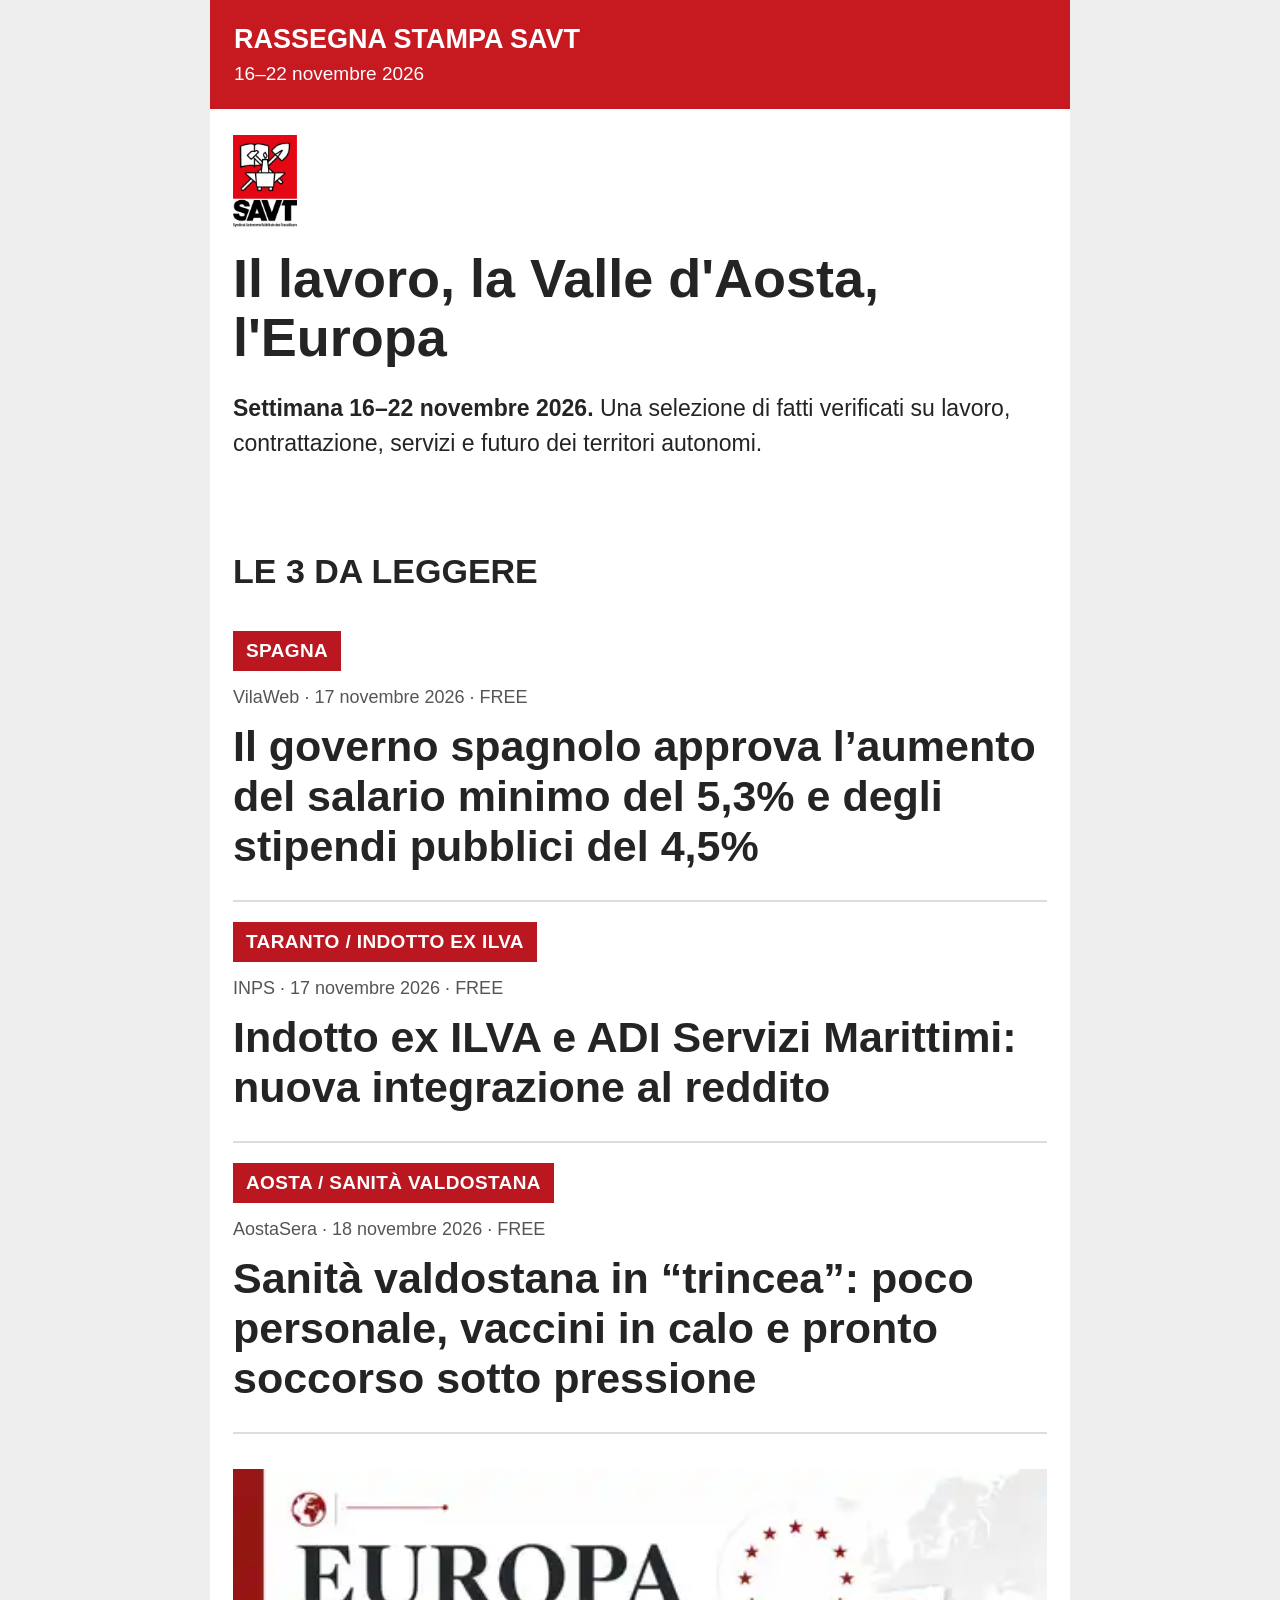
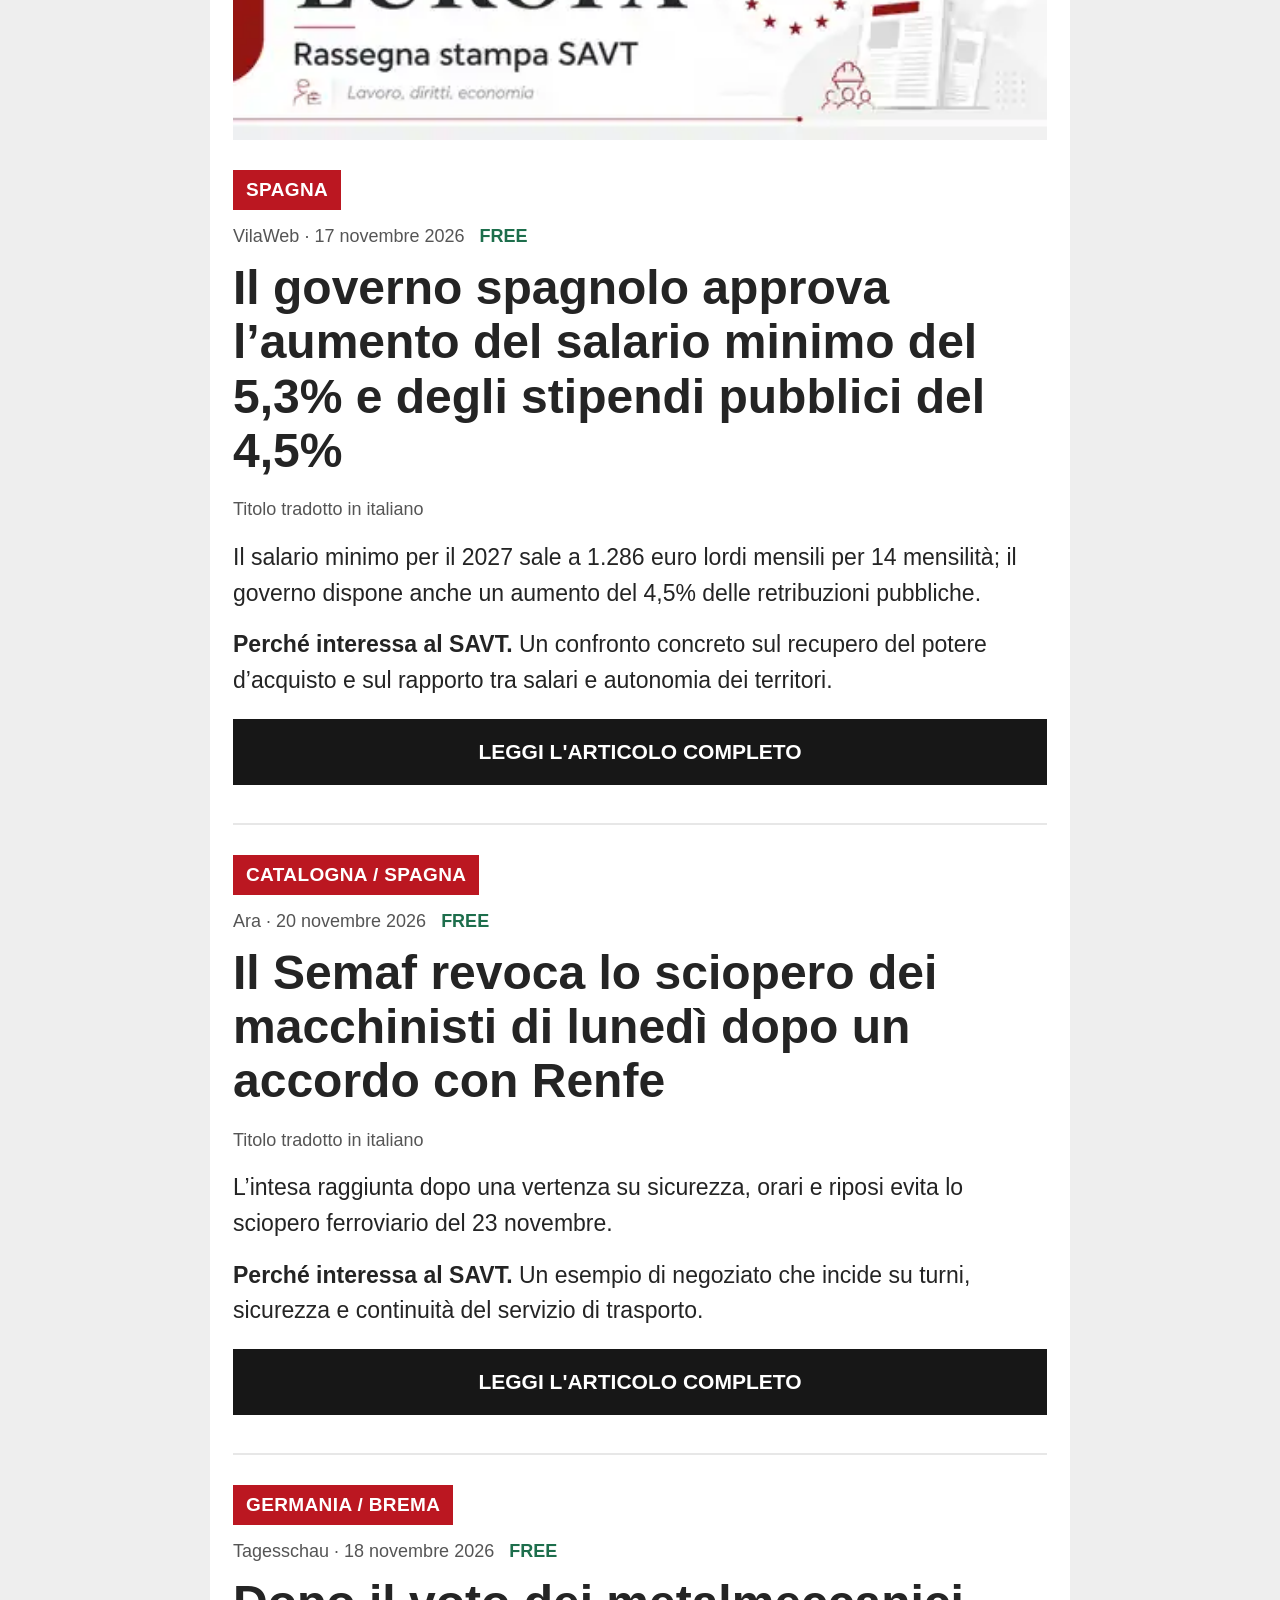
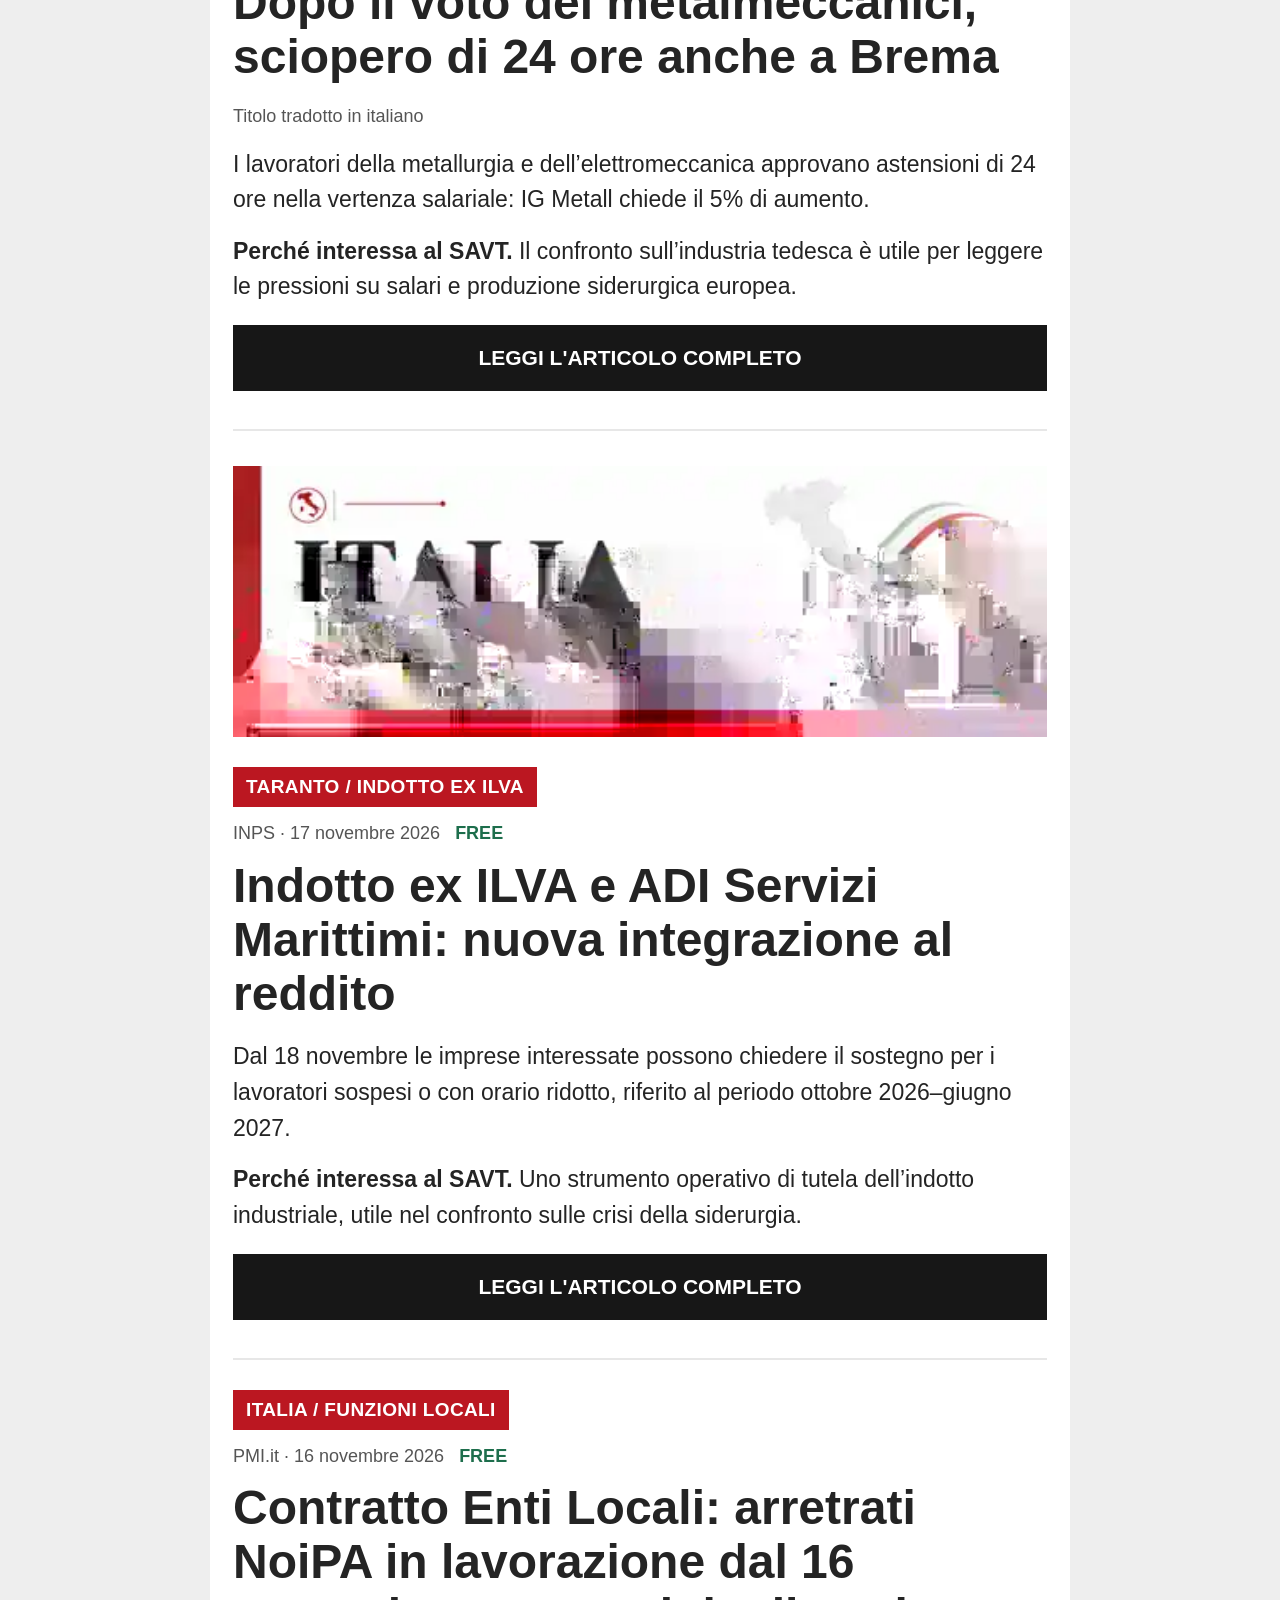
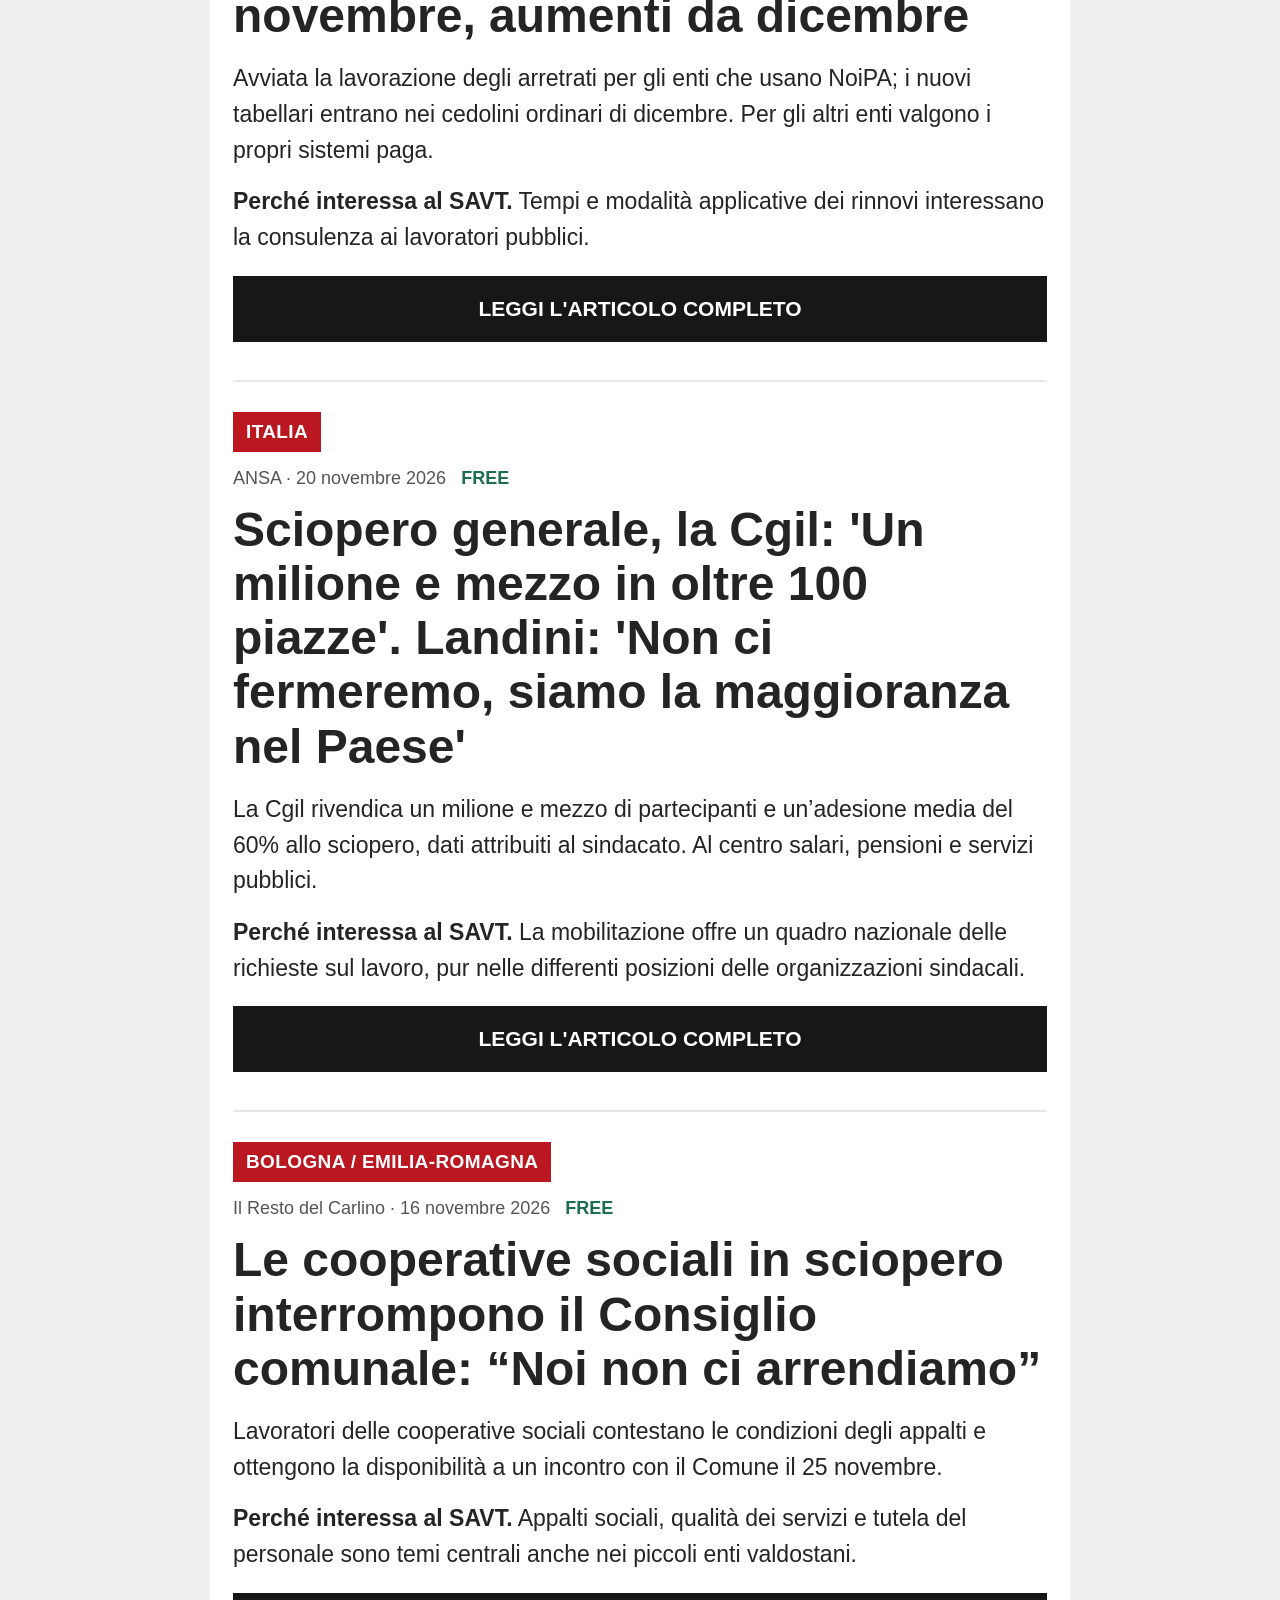
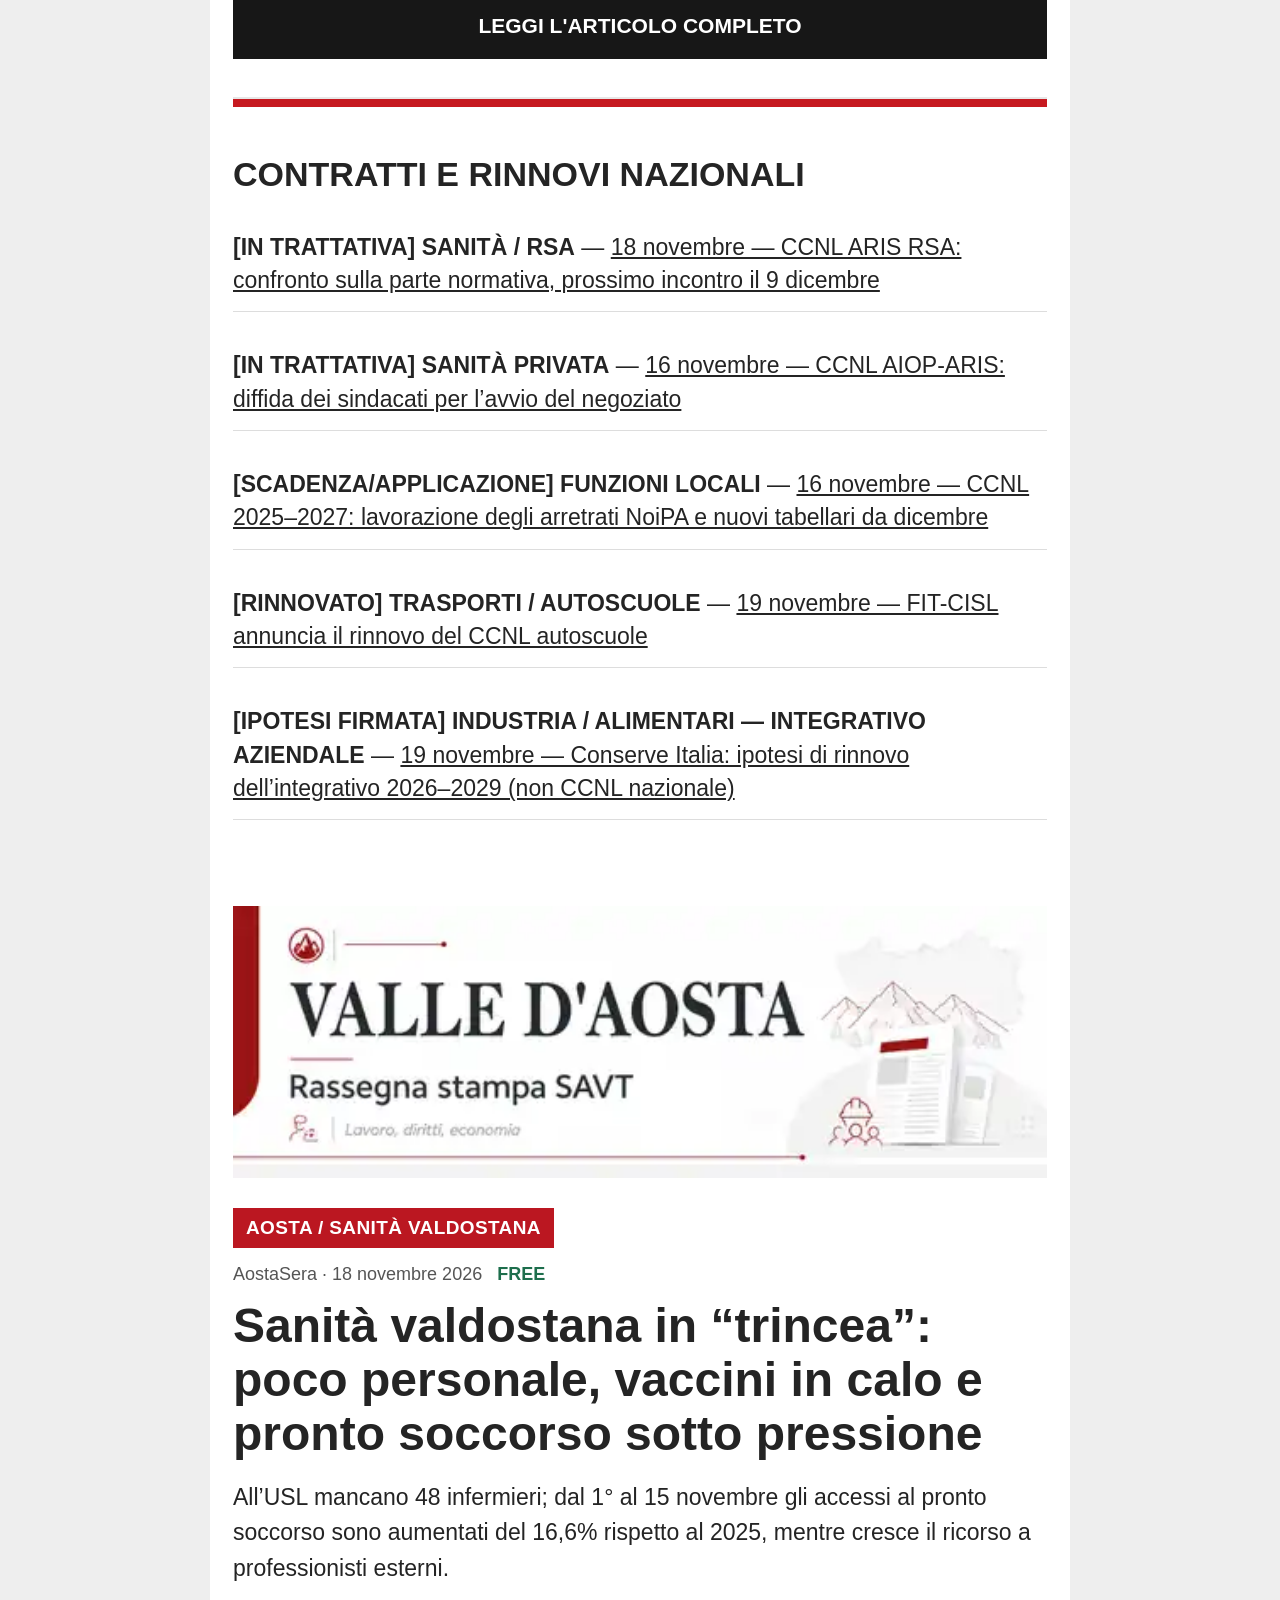
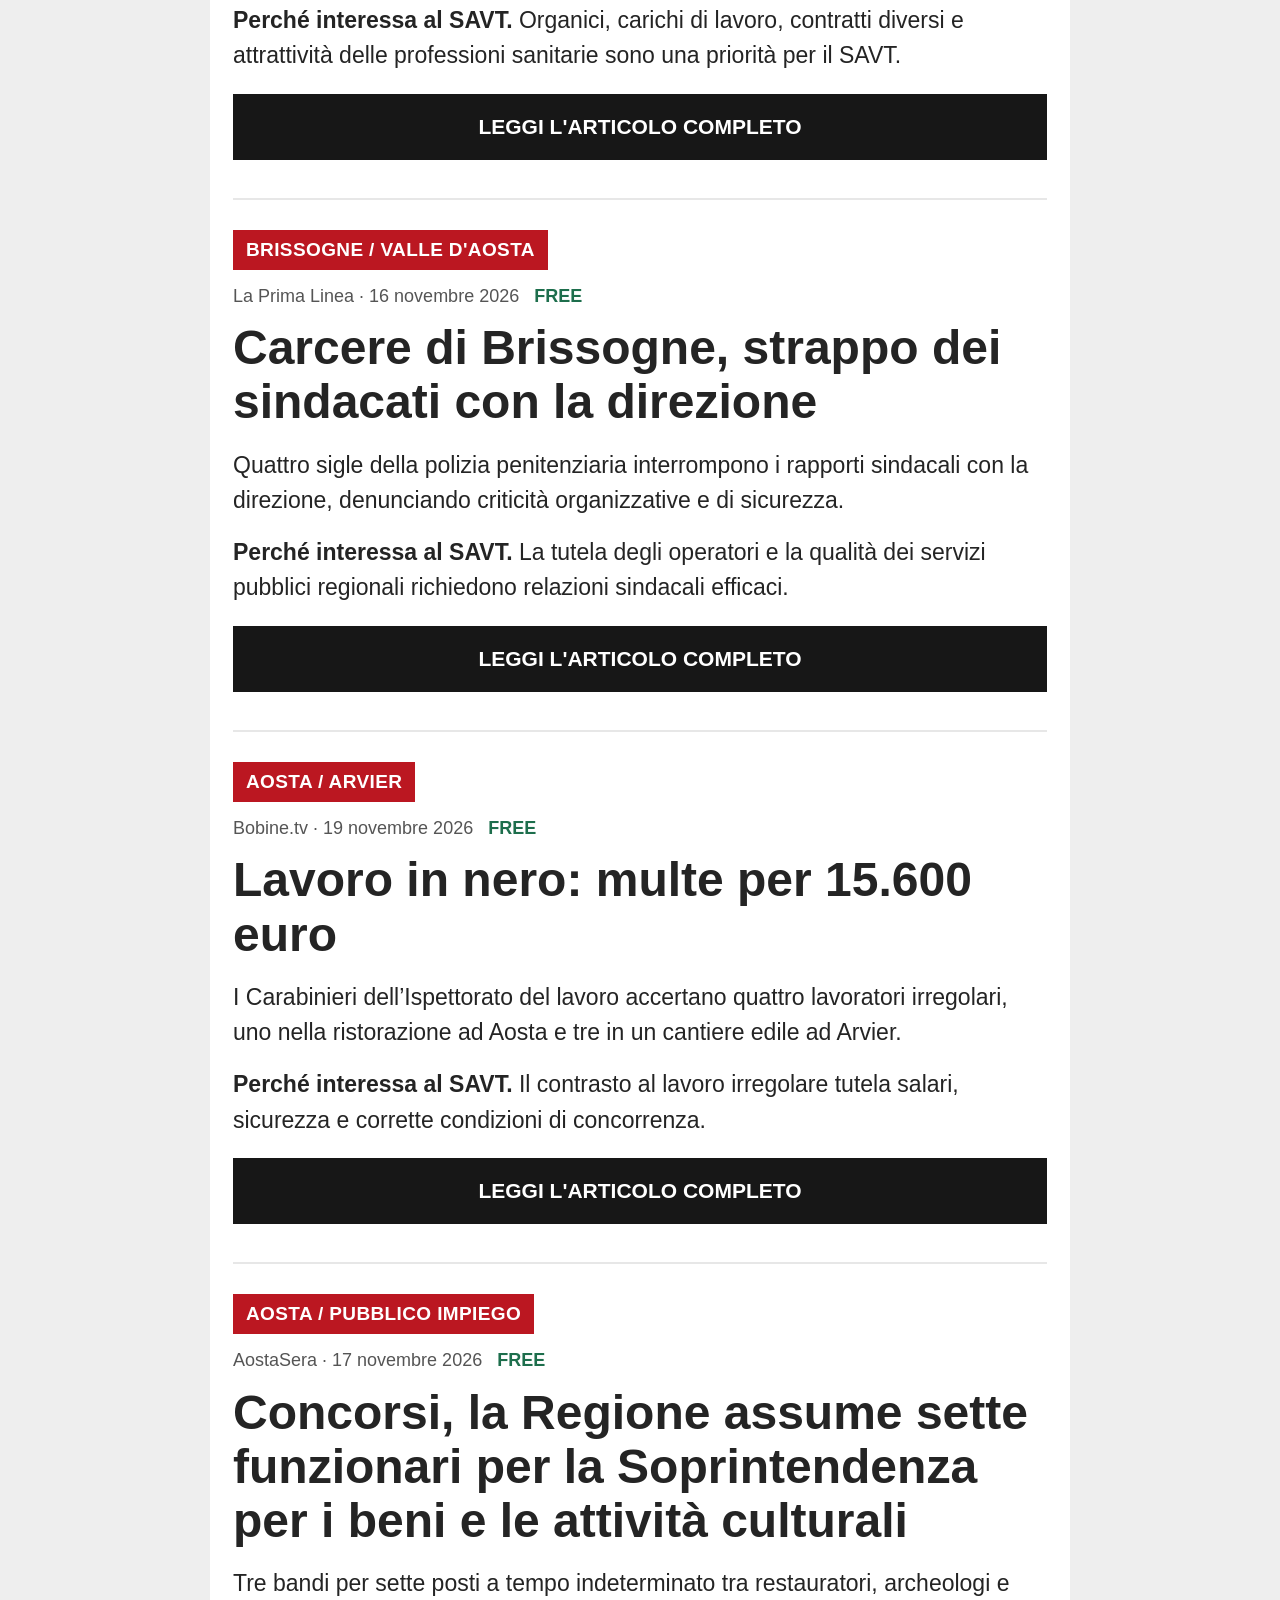
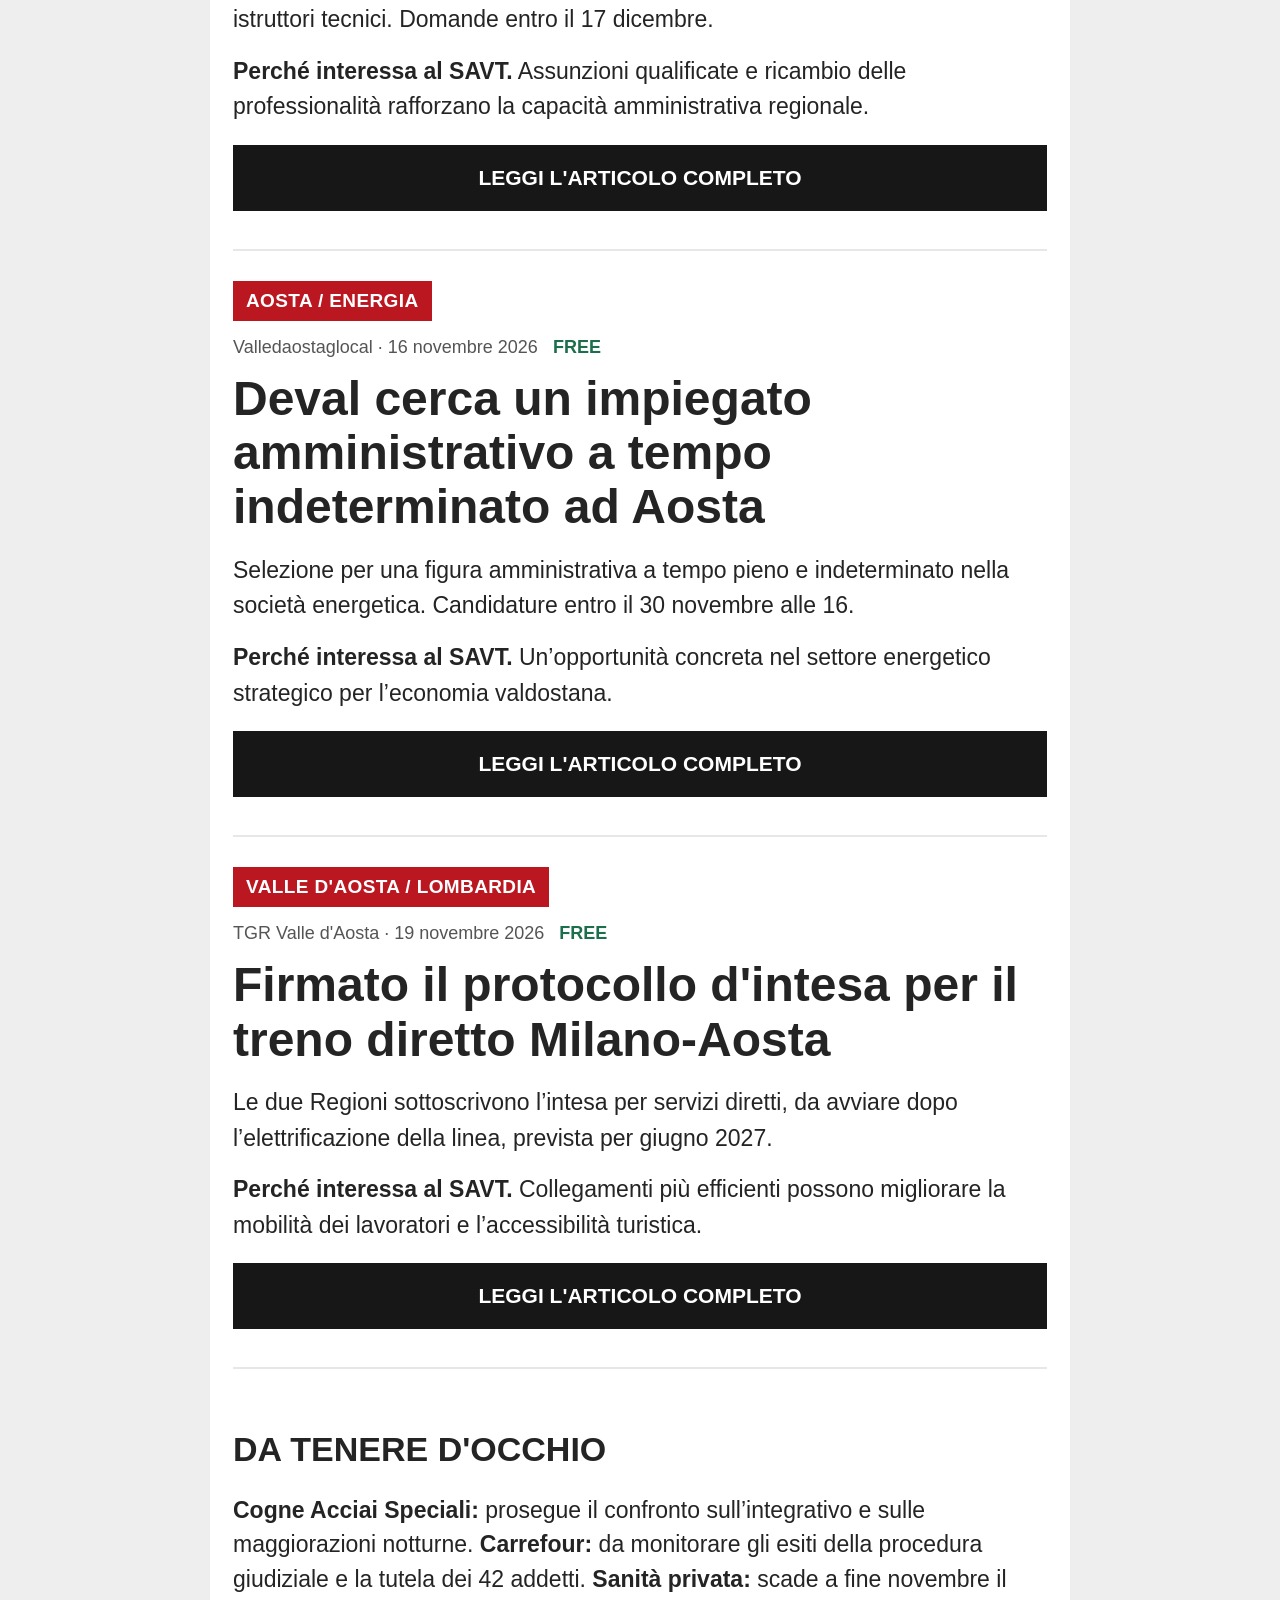
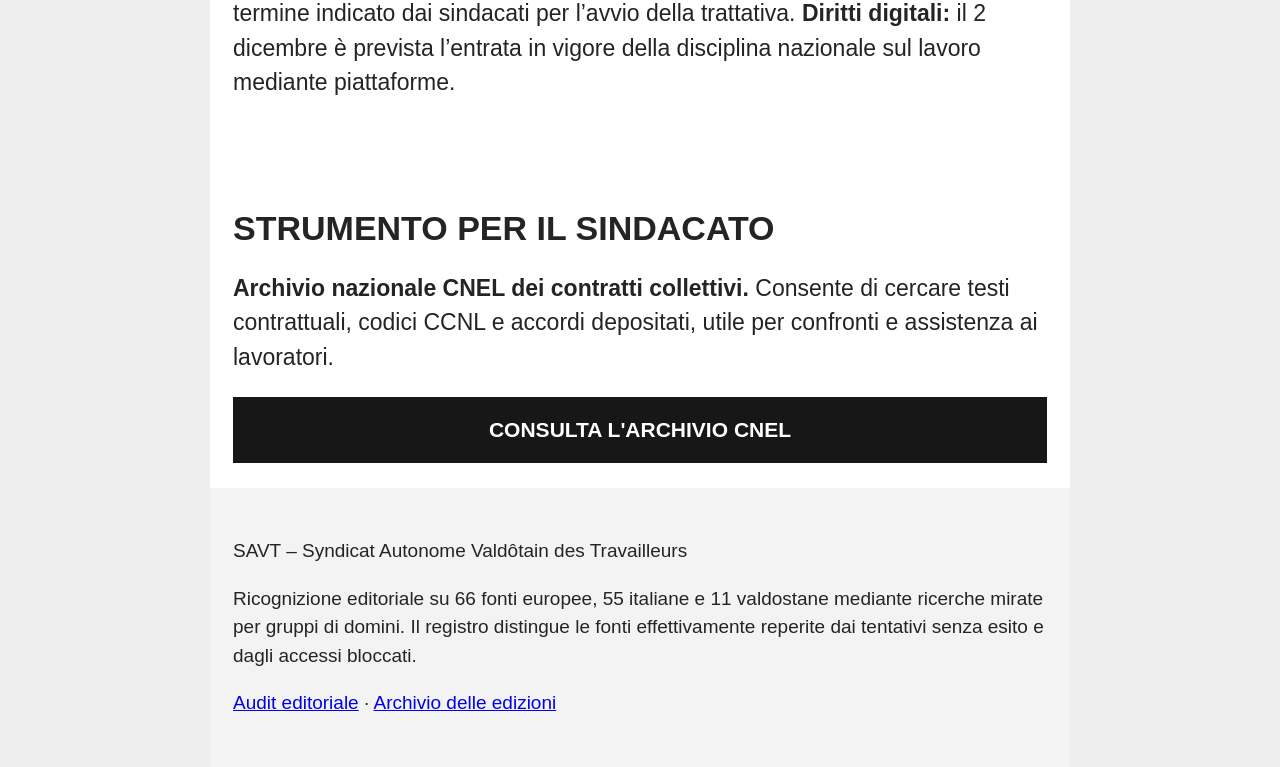
<file: index.html>
<!doctype html><html lang="it"><head><meta charset="utf-8"><meta name="viewport" content="width=device-width,initial-scale=1"><meta name="savt-build" content="2026-11-23-edizione-2026-11-16-22"><title>Rassegna stampa SAVT — 16–22 novembre 2026</title><style>*{box-sizing:border-box}html{scroll-behavior:smooth}body{margin:0;background:#eee;color:#242424;font-family:Arial,Helvetica,sans-serif}.page{max-width:860px;margin:auto;background:white}.top{background:#c61920;color:white;padding:24px;font-size:27px;font-weight:900}.top small{display:block;font-size:19px;font-weight:500;margin-top:8px}header{padding:26px 23px}.logo{height:92px;max-width:160px;object-fit:contain;display:block;margin-bottom:22px}h1{font-size:clamp(42px,7vw,54px);line-height:1.1;margin:14px 0}header p{font-size:23px;line-height:1.55}main{padding:0 23px}h2{font-size:34px;margin:36px 0 20px;line-height:1.15}.banner{width:100%;display:block;margin-top:35px}article{padding:30px 0 38px;border-bottom:2px solid #e7e7e7;scroll-margin-top:14px}.territory{display:inline-block;background:#bb1721;color:white;font-size:19px;font-weight:900;padding:9px 13px;margin-bottom:14px;letter-spacing:.02em}.meta{font-size:18px;color:#555;line-height:1.4;margin-bottom:12px}.free{font-weight:800;color:#1d6e4c;padding-left:10px}article h3{font-size:clamp(44px,5.5vw,48px);line-height:1.13;margin:8px 0 18px;overflow-wrap:anywhere}article p{font-size:23px;line-height:1.55;margin:16px 0}.translation{font-size:18px!important;color:#555}.cta{display:block;width:100%;padding:21px 13px;text-align:center;color:#fff;background:#171717;font-weight:800;font-size:21px;text-decoration:none;margin-top:20px}.highlight{padding-top:5px}.topitem{display:block;color:inherit;text-decoration:none;padding:20px 0 28px;border-bottom:2px solid #ddd}.topitem h3{font-size:clamp(38px,5vw,43px);line-height:1.16;margin:7px 0 0}.contracts{border-top:8px solid #c61920;padding:12px 0 28px}.contracts p{font-size:23px;line-height:1.45;border-bottom:1px solid #ddd;padding:14px 0}.contracts a{color:#242424}.watch{padding:25px 0}.watch p{font-size:23px;line-height:1.5}footer{padding:30px 23px;background:#f3f3f3;font-size:19px;line-height:1.5}a{overflow-wrap:anywhere}@media(max-width:600px){header{padding:23px 18px}main{padding:0 18px}.top{padding:20px 18px}article h3{font-size:44px}.topitem h3{font-size:39px}article p{font-size:23px}}</style></head><body><div class="page"><div class="top">RASSEGNA STAMPA SAVT <small>16–22 novembre 2026</small></div><header><img class="logo" src="[data-uri]" alt="Logo ufficiale SAVT"><h1>Il lavoro, la Valle d'Aosta, l'Europa</h1><p><strong>Settimana 16–22 novembre 2026.</strong> Una selezione di fatti verificati su lavoro, contrattazione, servizi e futuro dei territori autonomi.</p></header><main><section class="highlight" id="tre-da-leggere"><h2>LE 3 DA LEGGERE</h2><a class="topitem" href="#top-europa"><span class="territory">SPAGNA</span><div class="meta">VilaWeb · 17 novembre 2026 · FREE</div><h3>Il governo spagnolo approva l’aumento del salario minimo del 5,3% e degli stipendi pubblici del 4,5%</h3></a><a class="topitem" href="#top-italia"><span class="territory">TARANTO / INDOTTO EX ILVA</span><div class="meta">INPS · 17 novembre 2026 · FREE</div><h3>Indotto ex ILVA e ADI Servizi Marittimi: nuova integrazione al reddito</h3></a><a class="topitem" href="#top-vda"><span class="territory">AOSTA / SANITÀ VALDOSTANA</span><div class="meta">AostaSera · 18 novembre 2026 · FREE</div><h3>Sanità valdostana in “trincea”: poco personale, vaccini in calo e pronto soccorso sotto pressione</h3></a></section><section id="europa"><img class="banner" src="[data-uri]" alt="EUROPA"><article id="top-europa"><span class="territory">SPAGNA</span><div class="meta">VilaWeb · 17 novembre 2026 <span class="free">FREE</span></div><h3>Il governo spagnolo approva l’aumento del salario minimo del 5,3% e degli stipendi pubblici del 4,5%</h3><p class="translation">Titolo tradotto in italiano</p><p>Il salario minimo per il 2027 sale a 1.286 euro lordi mensili per 14 mensilità; il governo dispone anche un aumento del 4,5% delle retribuzioni pubbliche.</p><p><strong>Perché interessa al SAVT.</strong> Un confronto concreto sul recupero del potere d’acquisto e sul rapporto tra salari e autonomia dei territori.</p><a class="cta" href="https://www.vilaweb.cat/noticies/govern-espanyol-aprova-pujada-salari-minim-treballadors-publics/" target="_blank" rel="noopener noreferrer">LEGGI L'ARTICOLO COMPLETO</a></article><article ><span class="territory">CATALOGNA / SPAGNA</span><div class="meta">Ara · 20 novembre 2026 <span class="free">FREE</span></div><h3>Il Semaf revoca lo sciopero dei macchinisti di lunedì dopo un accordo con Renfe</h3><p class="translation">Titolo tradotto in italiano</p><p>L’intesa raggiunta dopo una vertenza su sicurezza, orari e riposi evita lo sciopero ferroviario del 23 novembre.</p><p><strong>Perché interessa al SAVT.</strong> Un esempio di negoziato che incide su turni, sicurezza e continuità del servizio di trasporto.</p><a class="cta" href="https://www.ara.cat/societat/mobilitat/semaf-desconvoca-vaga-maquinistes-dilluns-despres-d-acord-renfe_1_5916839.html" target="_blank" rel="noopener noreferrer">LEGGI L'ARTICOLO COMPLETO</a></article><article ><span class="territory">GERMANIA / BREMA</span><div class="meta">Tagesschau · 18 novembre 2026 <span class="free">FREE</span></div><h3>Dopo il voto dei metalmeccanici, sciopero di 24 ore anche a Brema</h3><p class="translation">Titolo tradotto in italiano</p><p>I lavoratori della metallurgia e dell’elettromeccanica approvano astensioni di 24 ore nella vertenza salariale: IG Metall chiede il 5% di aumento.</p><p><strong>Perché interessa al SAVT.</strong> Il confronto sull’industria tedesca è utile per leggere le pressioni su salari e produzione siderurgica europea.</p><a class="cta" href="https://www.tagesschau.de/inland/regional/bremen/rb-nach-ig-metall-abstimmung-steht-fest-24-stunden-streik-auch-in-bremen-102.html" target="_blank" rel="noopener noreferrer">LEGGI L'ARTICOLO COMPLETO</a></article></section><section id="italia"><img class="banner" src="[data-uri]" alt="ITALIA"><article id="top-italia"><span class="territory">TARANTO / INDOTTO EX ILVA</span><div class="meta">INPS · 17 novembre 2026 <span class="free">FREE</span></div><h3>Indotto ex ILVA e ADI Servizi Marittimi: nuova integrazione al reddito</h3><p>Dal 18 novembre le imprese interessate possono chiedere il sostegno per i lavoratori sospesi o con orario ridotto, riferito al periodo ottobre 2026–giugno 2027.</p><p><strong>Perché interessa al SAVT.</strong> Uno strumento operativo di tutela dell’indotto industriale, utile nel confronto sulle crisi della siderurgia.</p><a class="cta" href="https://www.inps.it/it/it/inps-comunica/notizie/dettaglio-news-page.news.2026.11.indotto-ex-ilva-e-adi-servizi-marittimi-nuova-integrazione-al-reddito.html" target="_blank" rel="noopener noreferrer">LEGGI L'ARTICOLO COMPLETO</a></article><article ><span class="territory">ITALIA / FUNZIONI LOCALI</span><div class="meta">PMI.it · 16 novembre 2026 <span class="free">FREE</span></div><h3>Contratto Enti Locali: arretrati NoiPA in lavorazione dal 16 novembre, aumenti da dicembre</h3><p>Avviata la lavorazione degli arretrati per gli enti che usano NoiPA; i nuovi tabellari entrano nei cedolini ordinari di dicembre. Per gli altri enti valgono i propri sistemi paga.</p><p><strong>Perché interessa al SAVT.</strong> Tempi e modalità applicative dei rinnovi interessano la consulenza ai lavoratori pubblici.</p><a class="cta" href="https://www.pmi.it/pubblica-amministrazione/pubblico-impiego/490603/contratto-enti-locali-aumenti-stipendio.html" target="_blank" rel="noopener noreferrer">LEGGI L'ARTICOLO COMPLETO</a></article><article ><span class="territory">ITALIA</span><div class="meta">ANSA · 20 novembre 2026 <span class="free">FREE</span></div><h3>Sciopero generale, la Cgil: 'Un milione e mezzo in oltre 100 piazze'. Landini: 'Non ci fermeremo, siamo la maggioranza nel Paese'</h3><p>La Cgil rivendica un milione e mezzo di partecipanti e un’adesione media del 60% allo sciopero, dati attribuiti al sindacato. Al centro salari, pensioni e servizi pubblici.</p><p><strong>Perché interessa al SAVT.</strong> La mobilitazione offre un quadro nazionale delle richieste sul lavoro, pur nelle differenti posizioni delle organizzazioni sindacali.</p><a class="cta" href="https://www.ansa.it/sito/notizie/cronaca/2026/11/20/oggi-lo-sciopero-generale.-in-piazza-lavoratori-e-studenti.-landini-ascoltare-le-piazze-non_599c502c-b0d3-44aa-8e7b-cdf04b274aeb.html" target="_blank" rel="noopener noreferrer">LEGGI L'ARTICOLO COMPLETO</a></article><article ><span class="territory">BOLOGNA / EMILIA-ROMAGNA</span><div class="meta">Il Resto del Carlino · 16 novembre 2026 <span class="free">FREE</span></div><h3>Le cooperative sociali in sciopero interrompono il Consiglio comunale: “Noi non ci arrendiamo”</h3><p>Lavoratori delle cooperative sociali contestano le condizioni degli appalti e ottengono la disponibilità a un incontro con il Comune il 25 novembre.</p><p><strong>Perché interessa al SAVT.</strong> Appalti sociali, qualità dei servizi e tutela del personale sono temi centrali anche nei piccoli enti valdostani.</p><a class="cta" href="https://www.ilrestodelcarlino.it/bologna/economia/sciopero-usb-consiglio-comunale-f13h6amt" target="_blank" rel="noopener noreferrer">LEGGI L'ARTICOLO COMPLETO</a></article></section><section class="contracts" id="contratti"><h2>CONTRATTI E RINNOVI NAZIONALI</h2><p><strong>[IN TRATTATIVA] SANITÀ / RSA</strong> — <a href="https://www.fpcgil.it/2026/11/18/contratti-incontro-rinnovo-ccnl-aris-rsa-del-18-novembre/" target="_blank" rel="noopener noreferrer">18 novembre — CCNL ARIS RSA: confronto sulla parte normativa, prossimo incontro il 9 dicembre</a></p><p><strong>[IN TRATTATIVA] SANITÀ PRIVATA</strong> — <a href="https://www.fpcgil.it/2026/11/16/sanita-privata-fp-cgil-cisl-fp-uil-fp-scrivono-ai-presidenti-di-aiop-e-aris-e-a-meloni-schillaci-e-fedriga-dieci-giorni-per-aprire-il-negoziato-pronti-a-iniziative-legali/" target="_blank" rel="noopener noreferrer">16 novembre — CCNL AIOP-ARIS: diffida dei sindacati per l’avvio del negoziato</a></p><p><strong>[SCADENZA/APPLICAZIONE] FUNZIONI LOCALI</strong> — <a href="https://www.pmi.it/pubblica-amministrazione/pubblico-impiego/490603/contratto-enti-locali-aumenti-stipendio.html" target="_blank" rel="noopener noreferrer">16 novembre — CCNL 2025–2027: lavorazione degli arretrati NoiPA e nuovi tabellari da dicembre</a></p><p><strong>[RINNOVATO] TRASPORTI / AUTOSCUOLE</strong> — <a href="https://www.fitcisl.org/documentazione-e-archivi/" target="_blank" rel="noopener noreferrer">19 novembre — FIT-CISL annuncia il rinnovo del CCNL autoscuole</a></p><p><strong>[IPOTESI FIRMATA] INDUSTRIA / ALIMENTARI — INTEGRATIVO AZIENDALE</strong> — <a href="https://www.faicisl.it/notizie/4972-conserve-italia-siglato-integrativo-2026-2029" target="_blank" rel="noopener noreferrer">19 novembre — Conserve Italia: ipotesi di rinnovo dell’integrativo 2026–2029 (non CCNL nazionale)</a></p></section><section id="vda"><img class="banner" src="[data-uri]" alt="VALLE D'AOSTA"><article id="top-vda"><span class="territory">AOSTA / SANITÀ VALDOSTANA</span><div class="meta">AostaSera · 18 novembre 2026 <span class="free">FREE</span></div><h3>Sanità valdostana in “trincea”: poco personale, vaccini in calo e pronto soccorso sotto pressione</h3><p>All’USL mancano 48 infermieri; dal 1° al 15 novembre gli accessi al pronto soccorso sono aumentati del 16,6% rispetto al 2025, mentre cresce il ricorso a professionisti esterni.</p><p><strong>Perché interessa al SAVT.</strong> Organici, carichi di lavoro, contratti diversi e attrattività delle professioni sanitarie sono una priorità per il SAVT.</p><a class="cta" href="https://aostasera.it/notizie/sanita-notizie/sanita-valdostana-in-trincea-poco-personale-vaccini-in-calo-e-pronto-soccorso-sotto-pressione/" target="_blank" rel="noopener noreferrer">LEGGI L'ARTICOLO COMPLETO</a></article><article ><span class="territory">BRISSOGNE / VALLE D'AOSTA</span><div class="meta">La Prima Linea · 16 novembre 2026 <span class="free">FREE</span></div><h3>Carcere di Brissogne, strappo dei sindacati con la direzione</h3><p>Quattro sigle della polizia penitenziaria interrompono i rapporti sindacali con la direzione, denunciando criticità organizzative e di sicurezza.</p><p><strong>Perché interessa al SAVT.</strong> La tutela degli operatori e la qualità dei servizi pubblici regionali richiedono relazioni sindacali efficaci.</p><a class="cta" href="https://www.laprimalinea.it/2026/11/16/mobile/leggi-notizia/argomenti/cronaca-31/articolo/carcere-di-brissogne-strappo-dei-sindacati-con-la-direzione.html" target="_blank" rel="noopener noreferrer">LEGGI L'ARTICOLO COMPLETO</a></article><article ><span class="territory">AOSTA / ARVIER</span><div class="meta">Bobine.tv · 19 novembre 2026 <span class="free">FREE</span></div><h3>Lavoro in nero: multe per 15.600 euro</h3><p>I Carabinieri dell’Ispettorato del lavoro accertano quattro lavoratori irregolari, uno nella ristorazione ad Aosta e tre in un cantiere edile ad Arvier.</p><p><strong>Perché interessa al SAVT.</strong> Il contrasto al lavoro irregolare tutela salari, sicurezza e corrette condizioni di concorrenza.</p><a class="cta" href="https://bobine.tv/2026/11/19/valle-daosta-aosta-arvier-carabinieri-nucleo-ispettorato-lavoro-in-nero-sanzioni/" target="_blank" rel="noopener noreferrer">LEGGI L'ARTICOLO COMPLETO</a></article><article ><span class="territory">AOSTA / PUBBLICO IMPIEGO</span><div class="meta">AostaSera · 17 novembre 2026 <span class="free">FREE</span></div><h3>Concorsi, la Regione assume sette funzionari per la Soprintendenza per i beni e le attività culturali</h3><p>Tre bandi per sette posti a tempo indeterminato tra restauratori, archeologi e istruttori tecnici. Domande entro il 17 dicembre.</p><p><strong>Perché interessa al SAVT.</strong> Assunzioni qualificate e ricambio delle professionalità rafforzano la capacità amministrativa regionale.</p><a class="cta" href="https://aostasera.it/notizie/lavoro/concorsi-la-regione-assume-sette-funzionari-per-la-soprintendenza-per-i-beni-e-le-attivita-culturali/" target="_blank" rel="noopener noreferrer">LEGGI L'ARTICOLO COMPLETO</a></article><article ><span class="territory">AOSTA / ENERGIA</span><div class="meta">Valledaostaglocal · 16 novembre 2026 <span class="free">FREE</span></div><h3>Deval cerca un impiegato amministrativo a tempo indeterminato ad Aosta</h3><p>Selezione per una figura amministrativa a tempo pieno e indeterminato nella società energetica. Candidature entro il 30 novembre alle 16.</p><p><strong>Perché interessa al SAVT.</strong> Un’opportunità concreta nel settore energetico strategico per l’economia valdostana.</p><a class="cta" href="https://www.valledaostaglocal.it/2026/11/16/mobile/leggi-notizia/argomenti/lavorolavoro/articolo/deval-cerca-un-impiegato-amministrativo-a-tempo-indeterminato-ad-aosta.html" target="_blank" rel="noopener noreferrer">LEGGI L'ARTICOLO COMPLETO</a></article><article ><span class="territory">VALLE D'AOSTA / LOMBARDIA</span><div class="meta">TGR Valle d'Aosta · 19 novembre 2026 <span class="free">FREE</span></div><h3>Firmato il protocollo d'intesa per il treno diretto Milano-Aosta</h3><p>Le due Regioni sottoscrivono l’intesa per servizi diretti, da avviare dopo l’elettrificazione della linea, prevista per giugno 2027.</p><p><strong>Perché interessa al SAVT.</strong> Collegamenti più efficienti possono migliorare la mobilità dei lavoratori e l’accessibilità turistica.</p><a class="cta" href="https://www.rainews.it/tgr/vda/articoli/2026/11/firmato-il-protocollo-dintesa-per-il-treno-diretto-milano-aosta-ead271b9-c56d-4195-8d25-73839360d637.html" target="_blank" rel="noopener noreferrer">LEGGI L'ARTICOLO COMPLETO</a></article></section><section class="watch"><h2>DA TENERE D'OCCHIO</h2><p><strong>Cogne Acciai Speciali:</strong> prosegue il confronto sull’integrativo e sulle maggiorazioni notturne. <strong>Carrefour:</strong> da monitorare gli esiti della procedura giudiziale e la tutela dei 42 addetti. <strong>Sanità privata:</strong> scade a fine novembre il termine indicato dai sindacati per l’avvio della trattativa. <strong>Diritti digitali:</strong> il 2 dicembre è prevista l’entrata in vigore della disciplina nazionale sul lavoro mediante piattaforme.</p></section><section class="watch"><h2>STRUMENTO PER IL SINDACATO</h2><p><strong>Archivio nazionale CNEL dei contratti collettivi.</strong> Consente di cercare testi contrattuali, codici CCNL e accordi depositati, utile per confronti e assistenza ai lavoratori.</p><a class="cta" href="https://www.cnel.it/archivio-contratti/" target="_blank" rel="noopener noreferrer">CONSULTA L'ARCHIVIO CNEL</a></section></main><footer><p>SAVT – Syndicat Autonome Valdôtain des Travailleurs</p><p>Ricognizione editoriale su 66 fonti europee, 55 italiane e 11 valdostane mediante ricerche mirate per gruppi di domini. Il registro distingue le fonti effettivamente reperite dai tentativi senza esito e dagli accessi bloccati.</p><p><a href="https://github.com/savtcommunication-bit/rassegna-stampa-savt/blob/main/audit/2026-11-16-22.md">Audit editoriale</a> · <a href="/rassegna-stampa-savt/archivio/">Archivio delle edizioni</a></p></footer></div></body></html>
</file>
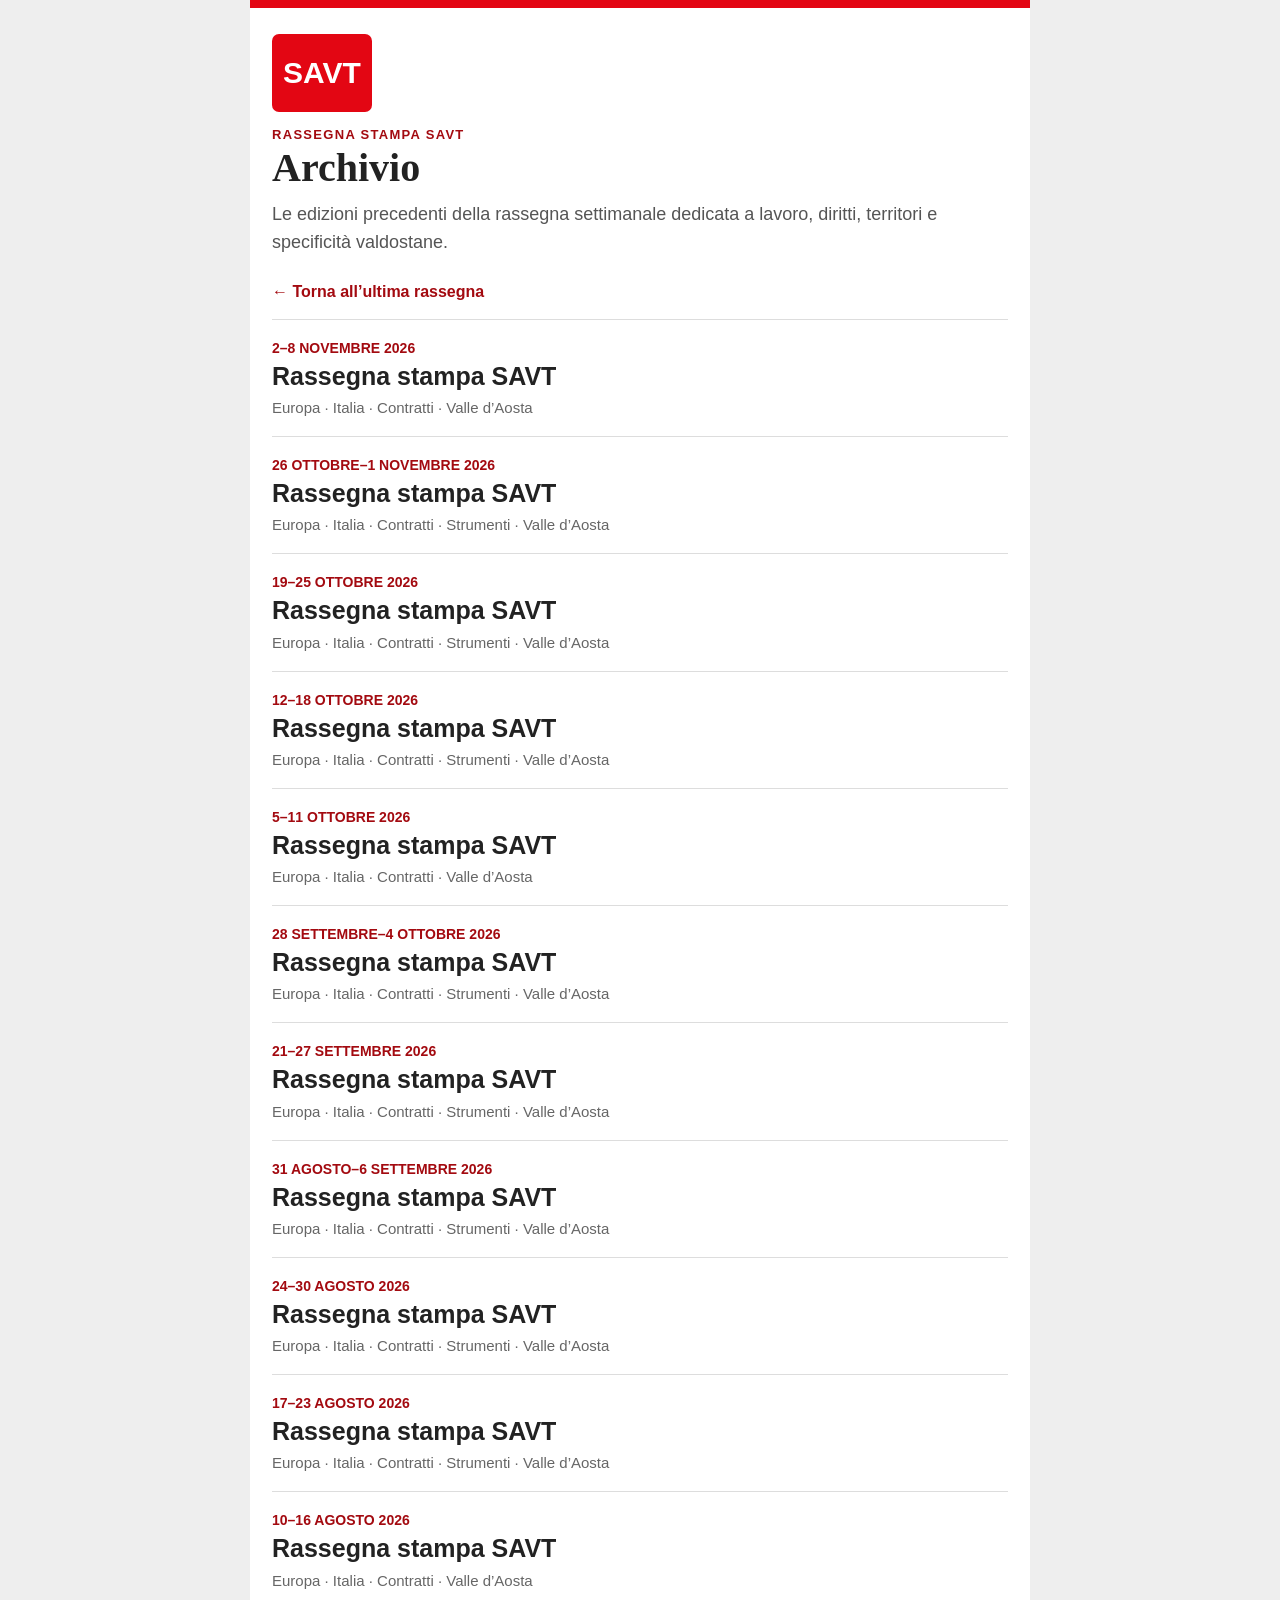
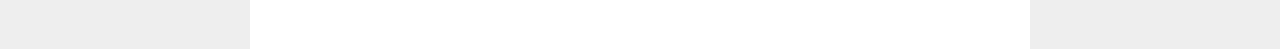
<file: archivio/index.html>
<!doctype html><html lang="it"><head><meta charset="utf-8"><meta name="viewport" content="width=device-width,initial-scale=1"><meta name="robots" content="noindex,nofollow"><title>Archivio rassegna stampa SAVT</title><style>:root{--r:#e30613;--rd:#a30a10}*{box-sizing:border-box}body{margin:0;background:#eee;font-family:Arial,sans-serif;color:#222}.wrap{max-width:780px;margin:auto;background:#fff;min-height:100vh;border-top:8px solid var(--r)}header{padding:26px 22px}.logo{width:100px;height:78px;background:var(--r);color:#fff;display:flex;align-items:center;justify-content:center;font-size:30px;font-weight:900;border-radius:7px}.k{margin-top:15px;font-size:13px;font-weight:900;color:var(--rd);letter-spacing:.1em}h1{font:700 40px/1.05 Georgia,serif;margin:5px 0 12px}.intro{font-size:18px;line-height:1.55;color:#555}.nav{padding:0 22px 18px}.nav a{color:var(--rd);font-weight:900;text-decoration:none}.list{padding:0 22px 40px}.item{display:block;text-decoration:none;color:#222;border-top:1px solid #ddd;padding:20px 0}.date{font-size:14px;font-weight:900;color:var(--rd)}.title{font-size:25px;line-height:1.25;font-weight:900;margin-top:5px}.item span{display:block;color:#666;font-size:15px;margin-top:7px}@media(max-width:600px){header{padding:24px 16px}.logo{width:95px;height:78px;font-size:30px}.k{font-size:17px}h1{font-size:46px}.intro{font-size:22px;line-height:1.6}.nav,.list{padding-left:16px;padding-right:16px}.nav a{font-size:20px}.date{font-size:18px}.title{font-size:40px;line-height:1.18}.item span{font-size:20px;line-height:1.45}.item{padding:25px 0}}</style></head><body><div class="wrap"><header><div class="logo">SAVT</div><div class="k">RASSEGNA STAMPA SAVT</div><h1>Archivio</h1><div class="intro">Le edizioni precedenti della rassegna settimanale dedicata a lavoro, diritti, territori e specificità valdostane.</div></header><div class="nav"><a href="../">← Torna all’ultima rassegna</a></div><div class="list"><a class="item" href="2026-11-02-08/"><div class="date">2–8 NOVEMBRE 2026</div><div class="title">Rassegna stampa SAVT</div><span>Europa · Italia · Contratti · Valle d’Aosta</span></a>
<a class="item" href="2026-10-26-11-01/"><div class="date">26 OTTOBRE–1 NOVEMBRE 2026</div><div class="title">Rassegna stampa SAVT</div><span>Europa · Italia · Contratti · Strumenti · Valle d’Aosta</span></a>
<a class="item" href="2026-10-19-25/"><div class="date">19–25 OTTOBRE 2026</div><div class="title">Rassegna stampa SAVT</div><span>Europa · Italia · Contratti · Strumenti · Valle d’Aosta</span></a>
<a class="item" href="2026-10-12-18/"><div class="date">12–18 OTTOBRE 2026</div><div class="title">Rassegna stampa SAVT</div><span>Europa · Italia · Contratti · Strumenti · Valle d’Aosta</span></a>
<a class="item" href="2026-10-05-11/"><div class="date">5–11 OTTOBRE 2026</div><div class="title">Rassegna stampa SAVT</div><span>Europa · Italia · Contratti · Valle d’Aosta</span></a>
<a class="item" href="2026-09-28-10-04/"><div class="date">28 SETTEMBRE–4 OTTOBRE 2026</div><div class="title">Rassegna stampa SAVT</div><span>Europa · Italia · Contratti · Strumenti · Valle d’Aosta</span></a>
<a class="item" href="2026-09-21-27/"><div class="date">21–27 SETTEMBRE 2026</div><div class="title">Rassegna stampa SAVT</div><span>Europa · Italia · Contratti · Strumenti · Valle d’Aosta</span></a>
<a class="item" href="2026-08-31-09-06/"><div class="date">31 AGOSTO–6 SETTEMBRE 2026</div><div class="title">Rassegna stampa SAVT</div><span>Europa · Italia · Contratti · Strumenti · Valle d’Aosta</span></a>
<a class="item" href="2026-08-24-30/"><div class="date">24–30 AGOSTO 2026</div><div class="title">Rassegna stampa SAVT</div><span>Europa · Italia · Contratti · Strumenti · Valle d’Aosta</span></a>
<a class="item" href="2026-08-17-23/"><div class="date">17–23 AGOSTO 2026</div><div class="title">Rassegna stampa SAVT</div><span>Europa · Italia · Contratti · Strumenti · Valle d’Aosta</span></a>
<a class="item" href="2026-08-10-16/"><div class="date">10–16 AGOSTO 2026</div><div class="title">Rassegna stampa SAVT</div><span>Europa · Italia · Contratti · Valle d’Aosta</span></a></div></div></body></html>
</file>
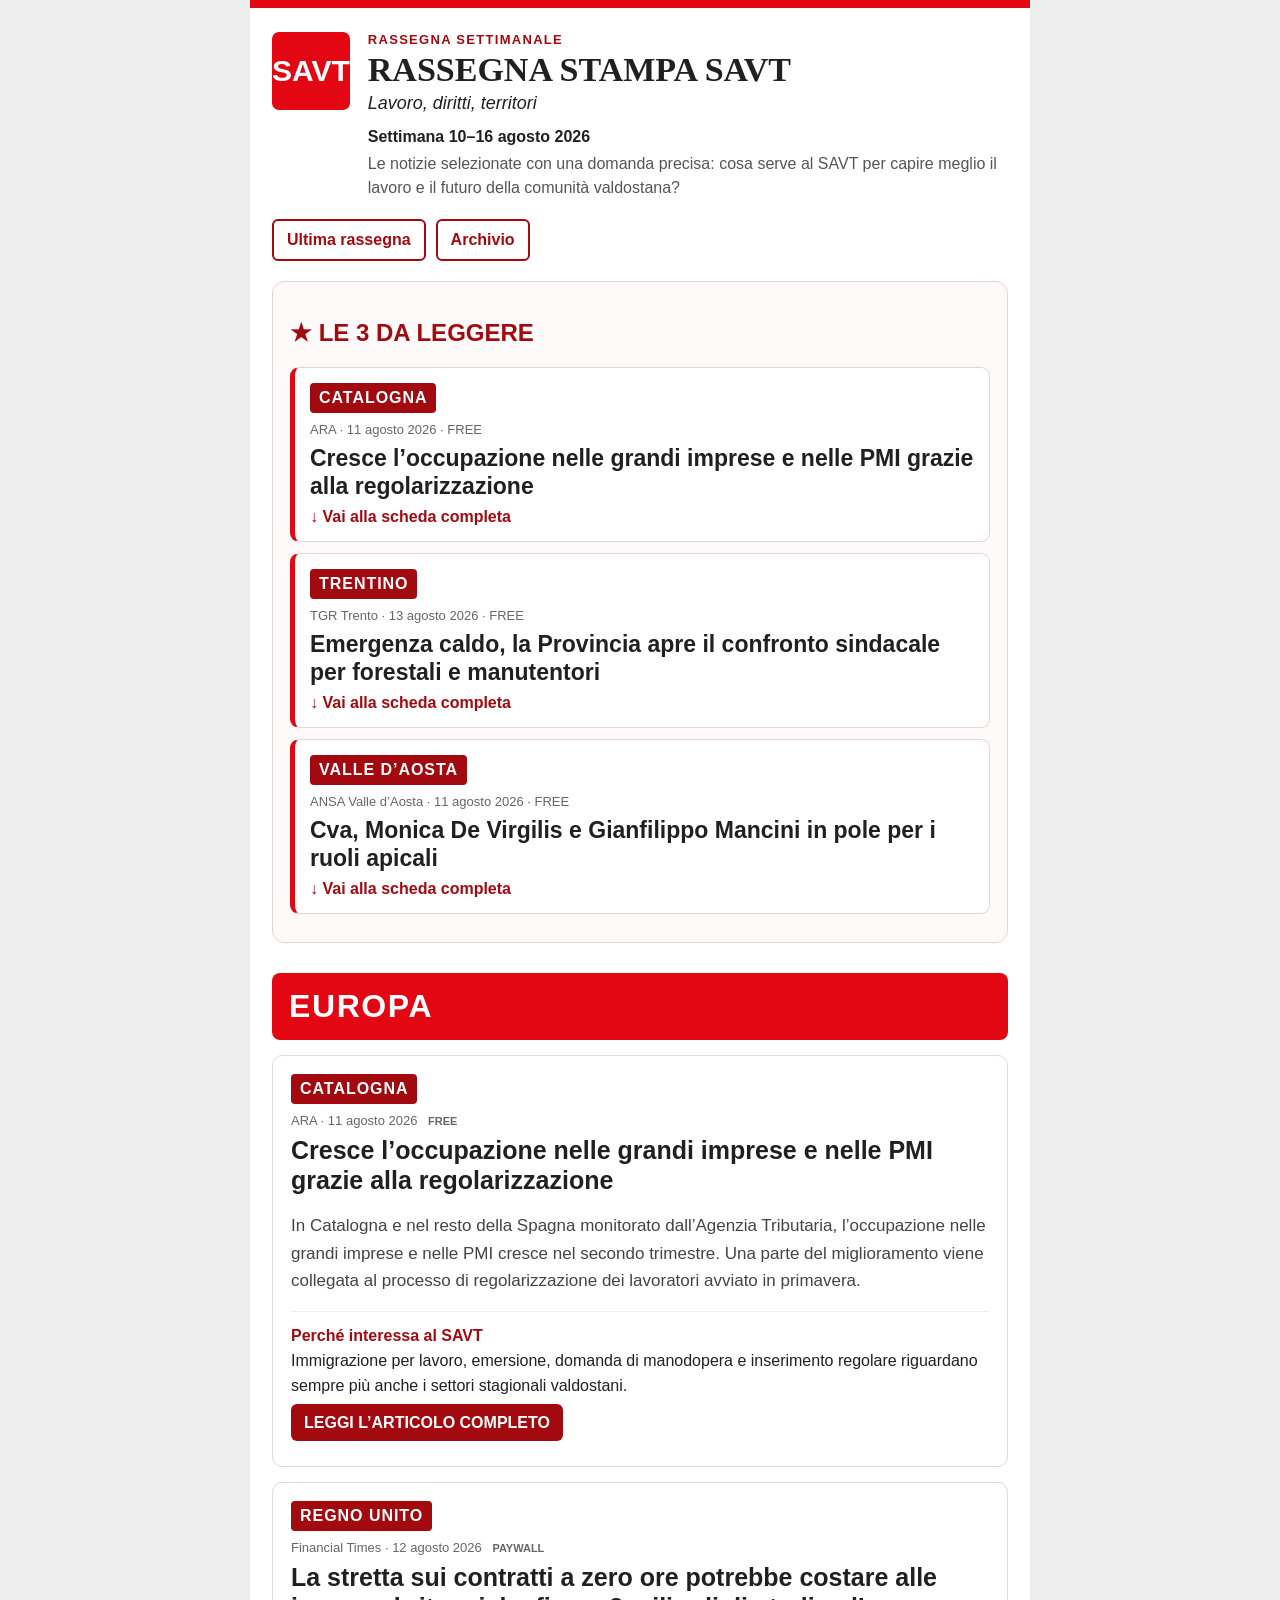
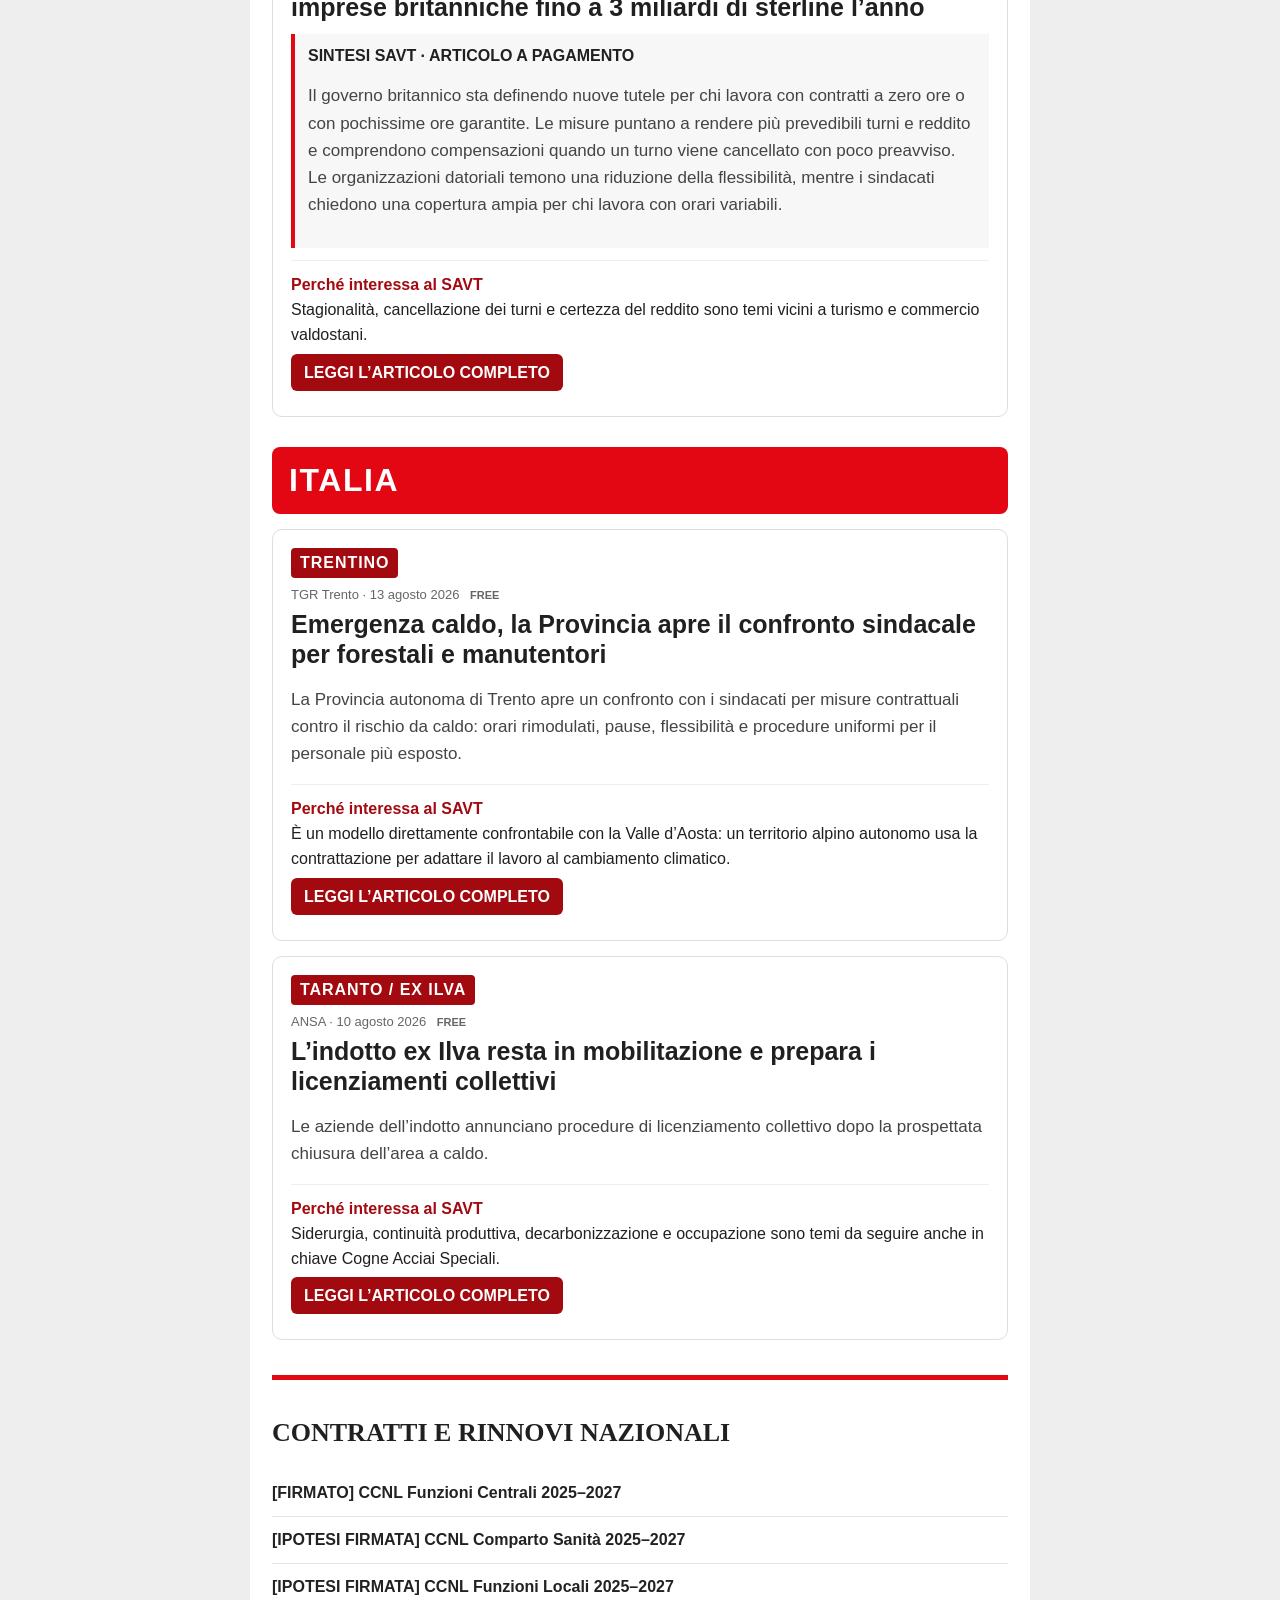
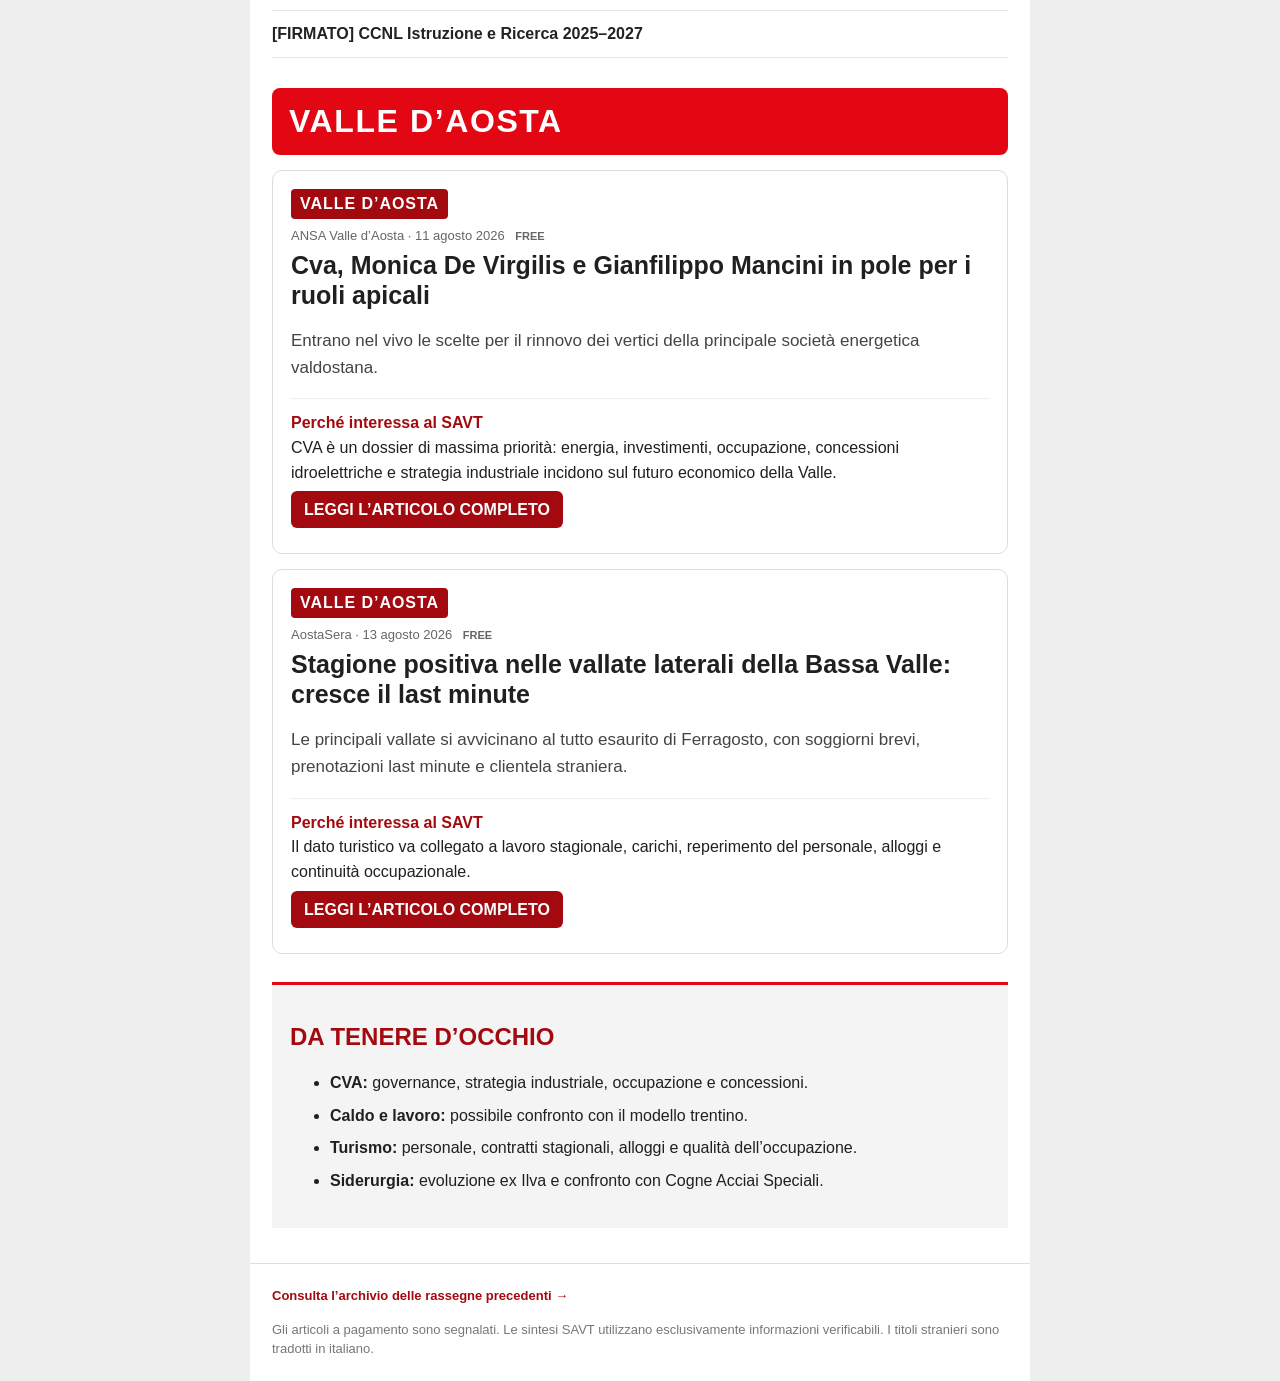
<file: archivio/2026-08-10-16/index.html>
<!doctype html><html lang="it"><head><meta charset="utf-8"><meta name="viewport" content="width=device-width,initial-scale=1"><meta name="robots" content="noindex,nofollow"><title>Rassegna stampa SAVT — 10–16 agosto 2026</title><style>:root{--r:#e30613;--rd:#a30a10;--ink:#202020}*{box-sizing:border-box}html{scroll-behavior:smooth}body{margin:0;background:#eee;font-family:Arial,sans-serif;color:var(--ink)}.wrap{max-width:780px;margin:auto;background:#fff;min-height:100vh;border-top:8px solid var(--r)}header{display:flex;gap:18px;padding:24px 22px 18px;align-items:flex-start}.logo{width:100px;height:78px;background:var(--r);color:#fff;display:flex;align-items:center;justify-content:center;font-size:30px;font-weight:900;border-radius:7px}.k{font-size:13px;font-weight:900;color:var(--rd);letter-spacing:.1em}h1{font:700 34px/1.05 Georgia,serif;margin:5px 0}.sub{font-size:18px;font-style:italic}.week{font-weight:900;margin-top:14px}.intro{font-size:16px;line-height:1.55;color:#555;margin-top:6px}.nav{display:flex;gap:10px;padding:0 22px 20px}.nav a,.cta{color:#fff;background:var(--rd);text-decoration:none;font-weight:900;border-radius:6px;padding:10px 13px}.nav a{background:#fff;color:var(--rd);border:2px solid var(--rd)}main{padding:0 22px 35px}.highlight{background:#fffafa;border:1px solid #efd2d4;border-radius:12px;padding:17px}.highlight h2,.watch h2{color:var(--rd)}.top{display:block;text-decoration:none;color:inherit;border:1px solid #e4d6d7;border-left:5px solid var(--r);border-radius:9px;padding:15px;margin:11px 0;background:#fff}.territory{display:inline-block;background:var(--rd);color:#fff;font-weight:900;letter-spacing:.06em;padding:6px 9px;border-radius:4px;margin-bottom:9px}.meta{font-size:13px;color:#666;margin-bottom:7px}.toptitle{font-size:23px;line-height:1.22;font-weight:900}.jump{display:block;margin-top:8px;color:var(--rd);font-weight:900}.section{background:var(--r);color:#fff;font-size:32px;font-weight:900;letter-spacing:.05em;padding:15px 17px;border-radius:8px;margin:30px 0 15px}.card{scroll-margin-top:15px;border:1px solid #ddd;border-radius:10px;padding:18px;margin-bottom:15px}.card h3{font-size:25px;line-height:1.2;margin:4px 0 12px}.desc,.pay p{font-size:17px;line-height:1.6;color:#444}.why{border-top:1px solid #eee;padding-top:12px;margin-top:12px;font-size:16px;line-height:1.55}.why b{color:var(--rd)}.badge{font-size:11px;font-weight:900;margin-left:7px}.pay{background:#f7f7f7;border-left:4px solid var(--r);padding:13px}.contracts{border-top:5px solid var(--r);margin:35px 0 5px;padding-top:16px}.contracts h2{font:700 26px Georgia,serif}.contracts ul{list-style:none;padding:0}.contracts li{padding:11px 0;border-bottom:1px solid #e5e5e5}.contracts a{font-size:16px;line-height:1.5;font-weight:800;color:#222;text-decoration:none}.watch{background:#f4f4f4;border-top:3px solid var(--r);padding:18px;margin-top:28px}.watch li{font-size:16px;line-height:1.55;margin:8px 0}.foot{font-size:13px;line-height:1.5;color:#777;padding:22px;border-top:1px solid #ddd}.archive{margin-bottom:14px}.archive a{color:var(--rd);font-weight:900;text-decoration:none}@media(max-width:600px){header{padding:22px 14px 18px;gap:12px}.logo{width:92px;height:74px;font-size:28px}.k{font-size:15px}h1{font-size:38px}.sub{font-size:22px}.week{font-size:21px}.intro{font-size:21px;line-height:1.6}.nav{padding:0 14px 20px}.nav a{font-size:18px;padding:12px}.highlight{padding:14px}.highlight h2{font-size:28px}.territory{font-size:18px;padding:8px 11px}.meta{font-size:17px;line-height:1.45}.toptitle{font-size:40px;line-height:1.18}.jump{font-size:20px}.section{font-size:38px;line-height:1.1;padding:18px 16px}.card{padding:22px 18px}.card h3{font-size:46px;line-height:1.16;margin:8px 0 16px}.desc,.pay p{font-size:23px;line-height:1.68}.why{font-size:22px;line-height:1.62}.why b{font-size:23px}.cta{display:block;text-align:center;font-size:20px;padding:17px 18px}.contracts h2{font-size:38px}.contracts a{font-size:23px;line-height:1.55}.watch h2{font-size:32px}.watch li{font-size:22px;line-height:1.6}.foot{font-size:17px;line-height:1.6;padding:22px 16px}}</style></head><body><div class="wrap"><header><div class="logo">SAVT</div><div><div class="k">RASSEGNA SETTIMANALE</div><h1>RASSEGNA STAMPA SAVT</h1><div class="sub">Lavoro, diritti, territori</div><div class="week">Settimana 10–16 agosto 2026</div><div class="intro">Le notizie selezionate con una domanda precisa: cosa serve al SAVT per capire meglio il lavoro e il futuro della comunità valdostana?</div></div></header><nav class="nav"><a href="./">Ultima rassegna</a><a href="archivio/">Archivio</a></nav><main><section class="highlight"><h2>★ LE 3 DA LEGGERE</h2><a class="top" href="#europa-top"><div class="territory">CATALOGNA</div><div class="meta">ARA · 11 agosto 2026 · FREE</div><div class="toptitle">Cresce l’occupazione nelle grandi imprese e nelle PMI grazie alla regolarizzazione</div><span class="jump">↓ Vai alla scheda completa</span></a><a class="top" href="#italia-top"><div class="territory">TRENTINO</div><div class="meta">TGR Trento · 13 agosto 2026 · FREE</div><div class="toptitle">Emergenza caldo, la Provincia apre il confronto sindacale per forestali e manutentori</div><span class="jump">↓ Vai alla scheda completa</span></a><a class="top" href="#vda-top"><div class="territory">VALLE D’AOSTA</div><div class="meta">ANSA Valle d’Aosta · 11 agosto 2026 · FREE</div><div class="toptitle">Cva, Monica De Virgilis e Gianfilippo Mancini in pole per i ruoli apicali</div><span class="jump">↓ Vai alla scheda completa</span></a></section><div class="section">EUROPA</div><article class="card" id="europa-top"><div class="territory">CATALOGNA</div><div class="meta">ARA · 11 agosto 2026 <span class="badge">FREE</span></div><h3>Cresce l’occupazione nelle grandi imprese e nelle PMI grazie alla regolarizzazione</h3><p class="desc">In Catalogna e nel resto della Spagna monitorato dall’Agenzia Tributaria, l’occupazione nelle grandi imprese e nelle PMI cresce nel secondo trimestre. Una parte del miglioramento viene collegata al processo di regolarizzazione dei lavoratori avviato in primavera.</p><div class="why"><b>Perché interessa al SAVT</b><br>Immigrazione per lavoro, emersione, domanda di manodopera e inserimento regolare riguardano sempre più anche i settori stagionali valdostani.</div><p><a class="cta" target="_blank" href="https://www.ara.cat/economia/mercat-laboral/creix-l-ocupacio-grans-empreses-pimes-gracies-regularitzacio_1_5821660.html">LEGGI L’ARTICOLO COMPLETO</a></p></article><article class="card"><div class="territory">REGNO UNITO</div><div class="meta">Financial Times · 12 agosto 2026 <span class="badge">PAYWALL</span></div><h3>La stretta sui contratti a zero ore potrebbe costare alle imprese britanniche fino a 3 miliardi di sterline l’anno</h3><div class="pay"><b>SINTESI SAVT · ARTICOLO A PAGAMENTO</b><p>Il governo britannico sta definendo nuove tutele per chi lavora con contratti a zero ore o con pochissime ore garantite. Le misure puntano a rendere più prevedibili turni e reddito e comprendono compensazioni quando un turno viene cancellato con poco preavviso. Le organizzazioni datoriali temono una riduzione della flessibilità, mentre i sindacati chiedono una copertura ampia per chi lavora con orari variabili.</p></div><div class="why"><b>Perché interessa al SAVT</b><br>Stagionalità, cancellazione dei turni e certezza del reddito sono temi vicini a turismo e commercio valdostani.</div><p><a class="cta" target="_blank" href="https://www.ft.com/content/699929b6-ce31-4d0b-9828-c0fe96e59d9d">LEGGI L’ARTICOLO COMPLETO</a></p></article><div class="section">ITALIA</div><article class="card" id="italia-top"><div class="territory">TRENTINO</div><div class="meta">TGR Trento · 13 agosto 2026 <span class="badge">FREE</span></div><h3>Emergenza caldo, la Provincia apre il confronto sindacale per forestali e manutentori</h3><p class="desc">La Provincia autonoma di Trento apre un confronto con i sindacati per misure contrattuali contro il rischio da caldo: orari rimodulati, pause, flessibilità e procedure uniformi per il personale più esposto.</p><div class="why"><b>Perché interessa al SAVT</b><br>È un modello direttamente confrontabile con la Valle d’Aosta: un territorio alpino autonomo usa la contrattazione per adattare il lavoro al cambiamento climatico.</div><p><a class="cta" target="_blank" href="https://www.rainews.it/tgr/trento/articoli/2026/08/emergenza-caldo-la-provincia-apre-il-confronto-sindacale-per-forestali-e-manutentori-cca197e5-bad5-4671-ab02-0cfdfb0e63ac.html">LEGGI L’ARTICOLO COMPLETO</a></p></article><article class="card"><div class="territory">TARANTO / EX ILVA</div><div class="meta">ANSA · 10 agosto 2026 <span class="badge">FREE</span></div><h3>L’indotto ex Ilva resta in mobilitazione e prepara i licenziamenti collettivi</h3><p class="desc">Le aziende dell’indotto annunciano procedure di licenziamento collettivo dopo la prospettata chiusura dell’area a caldo.</p><div class="why"><b>Perché interessa al SAVT</b><br>Siderurgia, continuità produttiva, decarbonizzazione e occupazione sono temi da seguire anche in chiave Cogne Acciai Speciali.</div><p><a class="cta" target="_blank" href="https://videoembed.ansa.it/sito/notizie/economia/2026/08/10/lindotto-ex-ilva-resta-in-mobilitazione-e-prepara-i-licenziamenti-collettivi_0f5aadf2-3499-4aed-8834-0c0898ad1af5.html">LEGGI L’ARTICOLO COMPLETO</a></p></article><section class="contracts"><h2>CONTRATTI E RINNOVI NAZIONALI</h2><ul><li><a target="_blank" href="https://www.uilfp.it/funzioni-centrali-firmato-definitivamente-il-ccnl-2025-2027/">[FIRMATO] CCNL Funzioni Centrali 2025–2027</a></li><li><a target="_blank" href="https://nursetimes.org/aran-firmata-lipotesi-di-ccnl-del-comparto-sanita-2025-2027">[IPOTESI FIRMATA] CCNL Comparto Sanità 2025–2027</a></li><li><a target="_blank" href="https://www.uilfp.it/funzioni-locali-firmata-la-preintesa-del-ccnl-2025-2027-in-tempi-record-uil-fp-risorse-anticipate-ora-va-difeso-il-valore-degli-aumenti/2/">[IPOTESI FIRMATA] CCNL Funzioni Locali 2025–2027</a></li><li><a target="_blank" href="https://www.aranagenzia.it/novita/ccnl-comparto-istruzione-e-ricerca-2025-2027/">[FIRMATO] CCNL Istruzione e Ricerca 2025–2027</a></li></ul></section><div class="section">VALLE D’AOSTA</div><article class="card" id="vda-top"><div class="territory">VALLE D’AOSTA</div><div class="meta">ANSA Valle d’Aosta · 11 agosto 2026 <span class="badge">FREE</span></div><h3>Cva, Monica De Virgilis e Gianfilippo Mancini in pole per i ruoli apicali</h3><p class="desc">Entrano nel vivo le scelte per il rinnovo dei vertici della principale società energetica valdostana.</p><div class="why"><b>Perché interessa al SAVT</b><br>CVA è un dossier di massima priorità: energia, investimenti, occupazione, concessioni idroelettriche e strategia industriale incidono sul futuro economico della Valle.</div><p><a class="cta" target="_blank" href="https://www.ansa.it/valledaosta/notizie/2026/08/11/cva-monica-de-virgilis-e-gianfilippo-mancini-in-pole-per-i-ruoli-apicali_fa16b23d-bcc2-459e-8035-0798aff4253c.html">LEGGI L’ARTICOLO COMPLETO</a></p></article><article class="card"><div class="territory">VALLE D’AOSTA</div><div class="meta">AostaSera · 13 agosto 2026 <span class="badge">FREE</span></div><h3>Stagione positiva nelle vallate laterali della Bassa Valle: cresce il last minute</h3><p class="desc">Le principali vallate si avvicinano al tutto esaurito di Ferragosto, con soggiorni brevi, prenotazioni last minute e clientela straniera.</p><div class="why"><b>Perché interessa al SAVT</b><br>Il dato turistico va collegato a lavoro stagionale, carichi, reperimento del personale, alloggi e continuità occupazionale.</div><p><a class="cta" target="_blank" href="https://aostasera.it/notizie/turismo/stagione-positiva-nelle-vallate-laterali-della-bassa-valle-cresce-il-last-minute-anche-per-sfuggire-al-caldo-della-citta/">LEGGI L’ARTICOLO COMPLETO</a></p></article><section class="watch"><h2>DA TENERE D’OCCHIO</h2><ul><li><b>CVA:</b> governance, strategia industriale, occupazione e concessioni.</li><li><b>Caldo e lavoro:</b> possibile confronto con il modello trentino.</li><li><b>Turismo:</b> personale, contratti stagionali, alloggi e qualità dell’occupazione.</li><li><b>Siderurgia:</b> evoluzione ex Ilva e confronto con Cogne Acciai Speciali.</li></ul></section></main><div class="foot"><div class="archive"><a href="archivio/">Consulta l’archivio delle rassegne precedenti →</a></div>Gli articoli a pagamento sono segnalati. Le sintesi SAVT utilizzano esclusivamente informazioni verificabili. I titoli stranieri sono tradotti in italiano.</div></div></body></html>
</file>
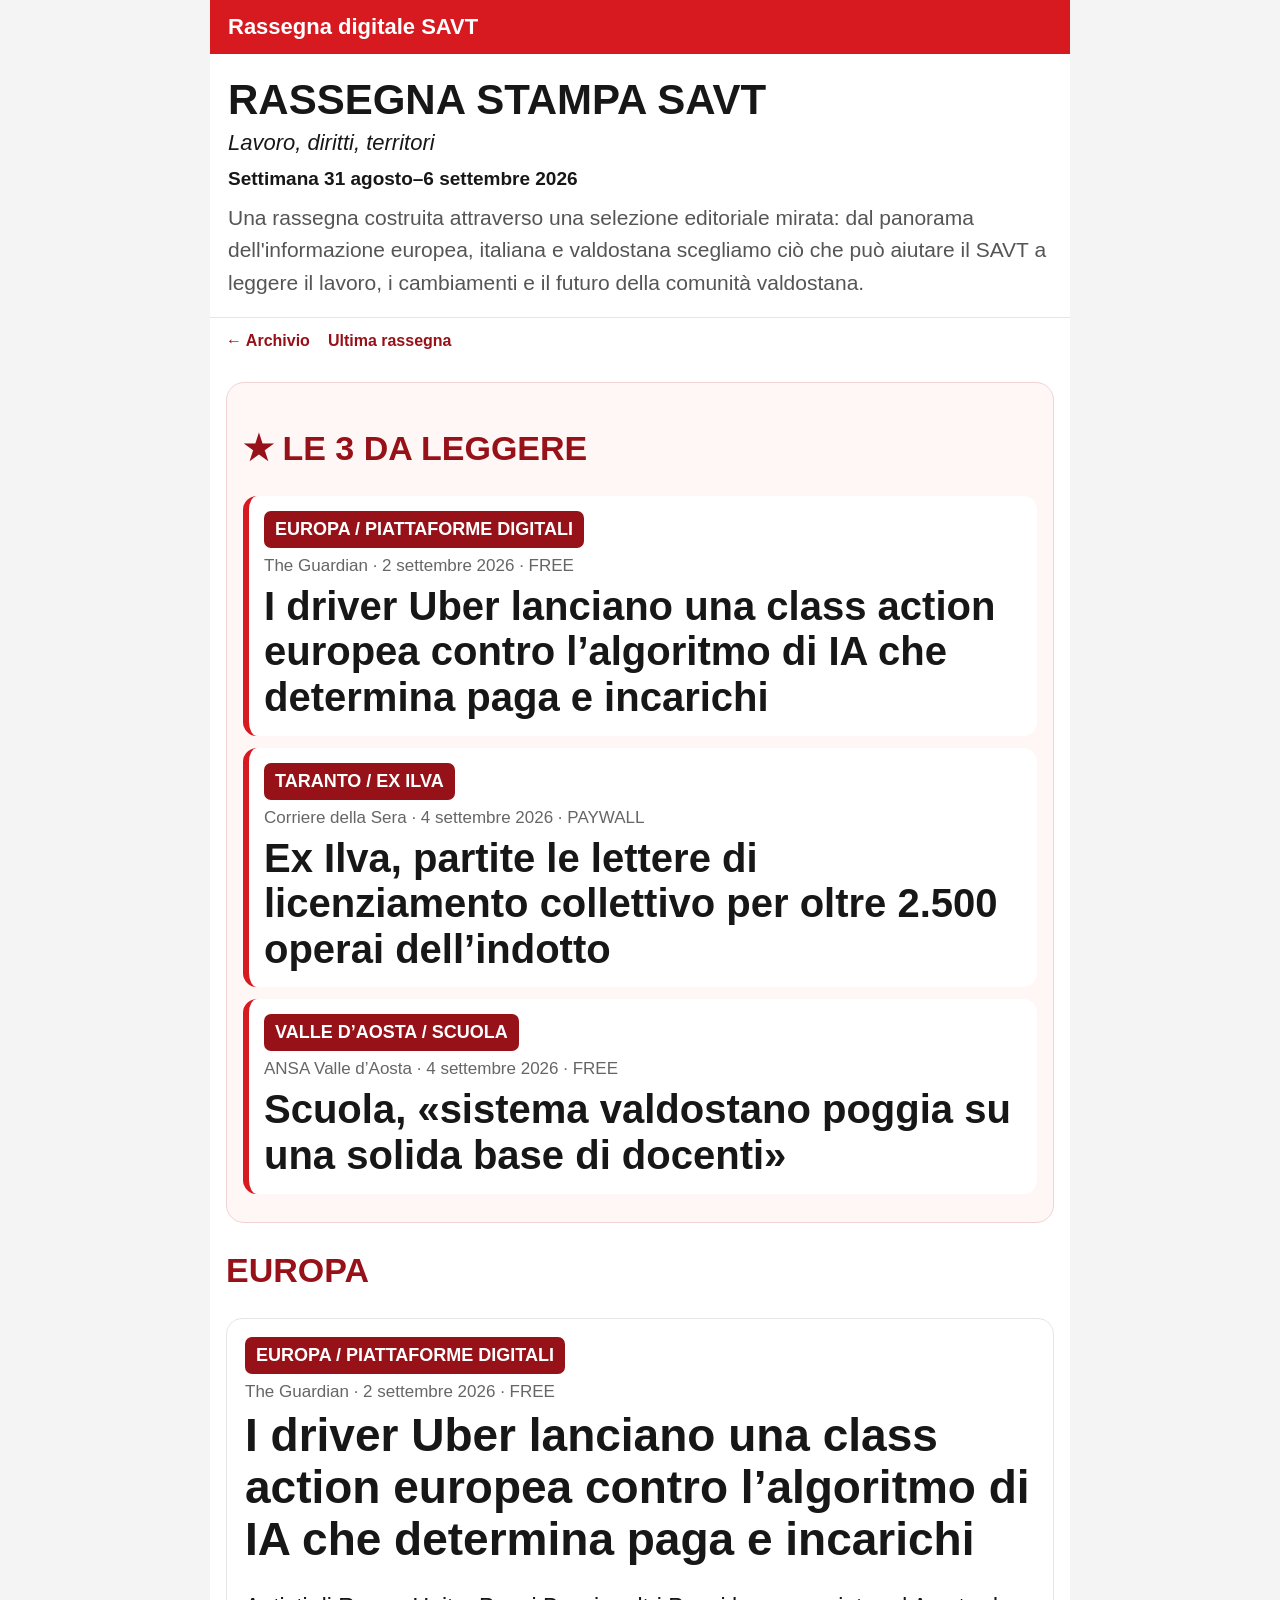
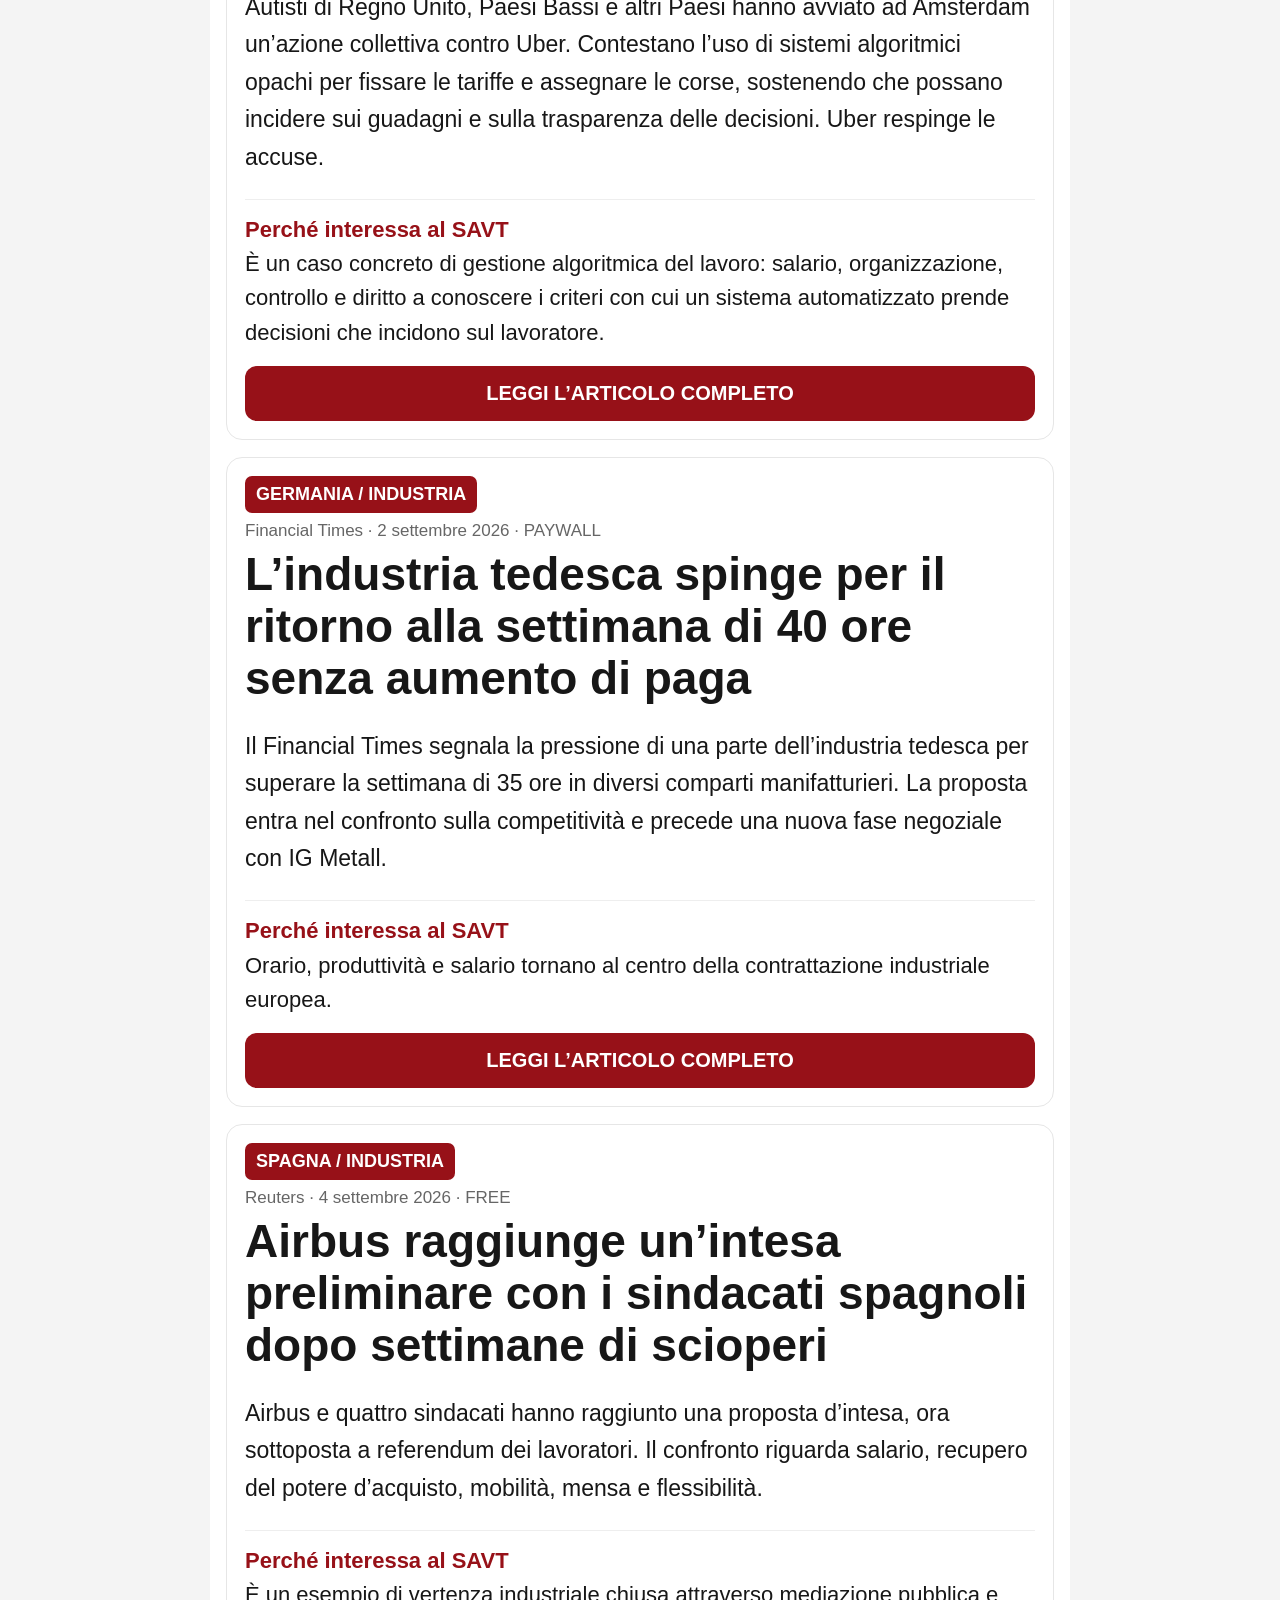
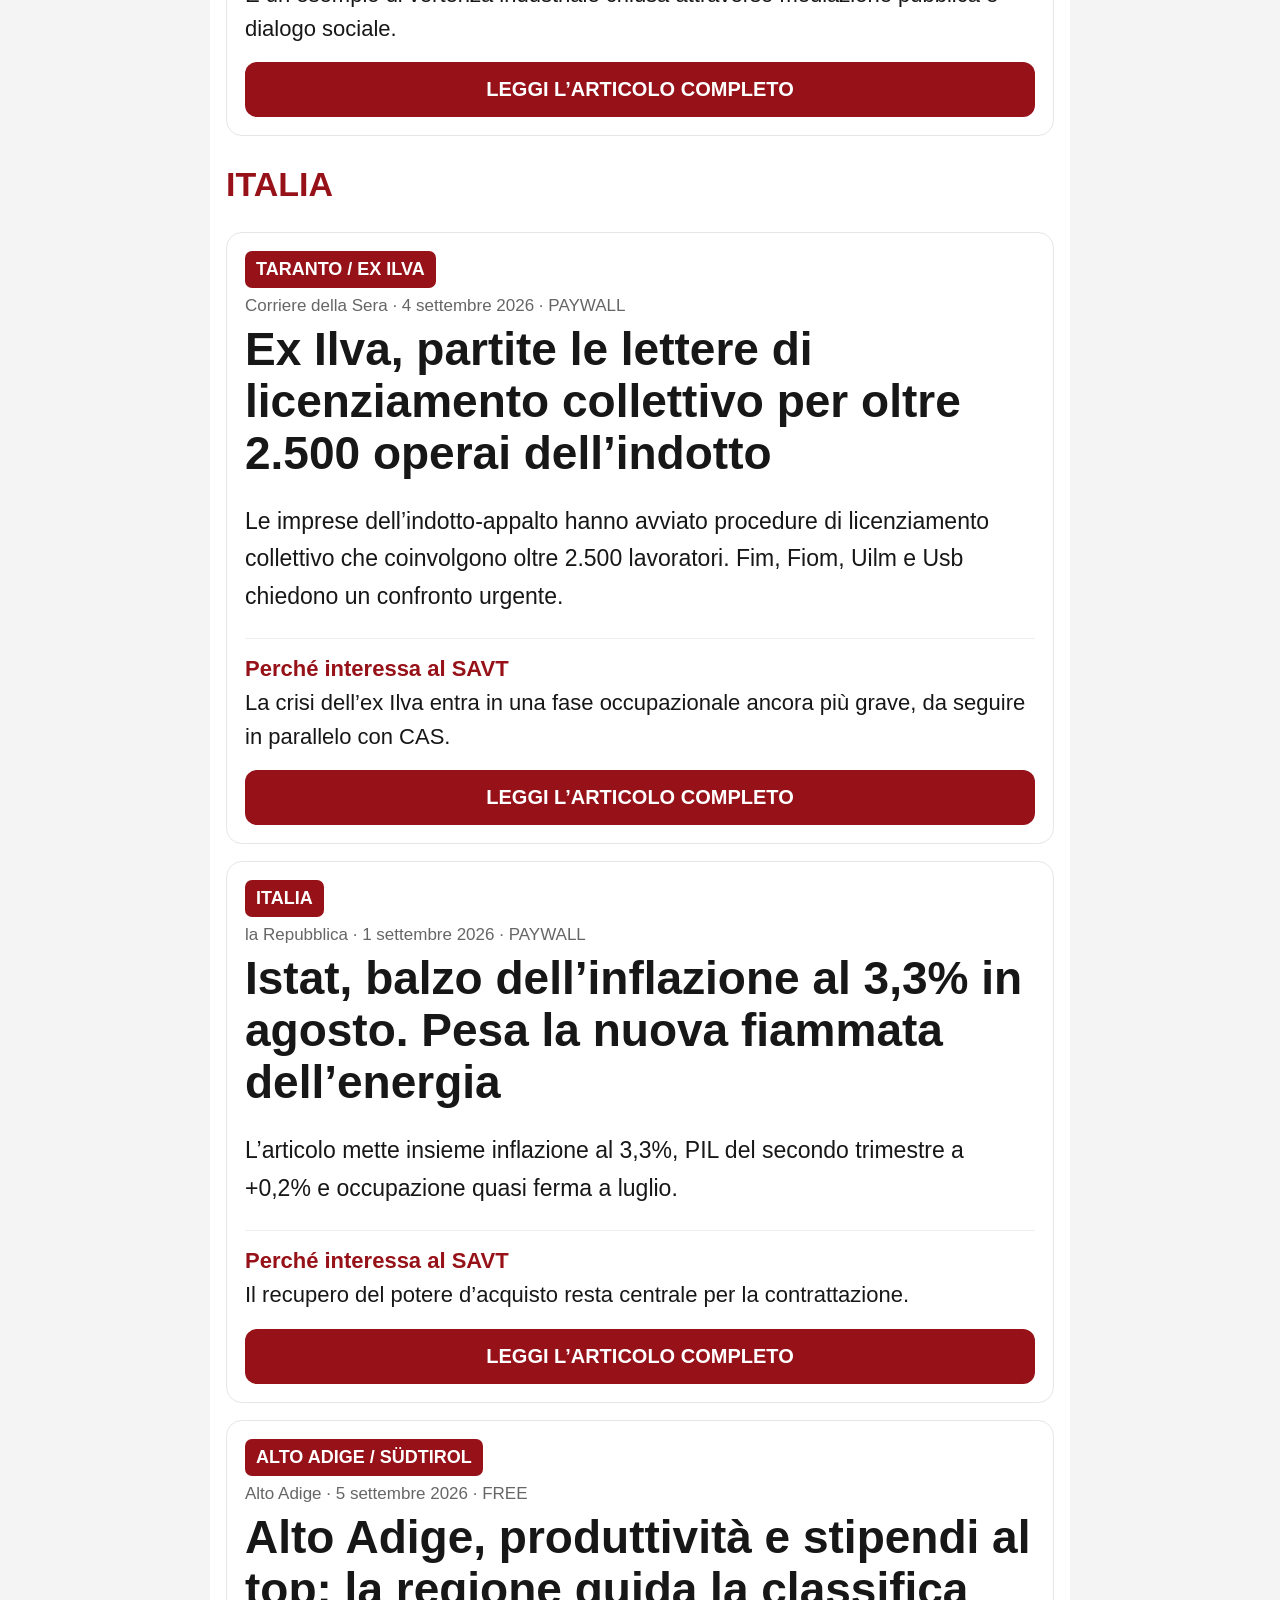
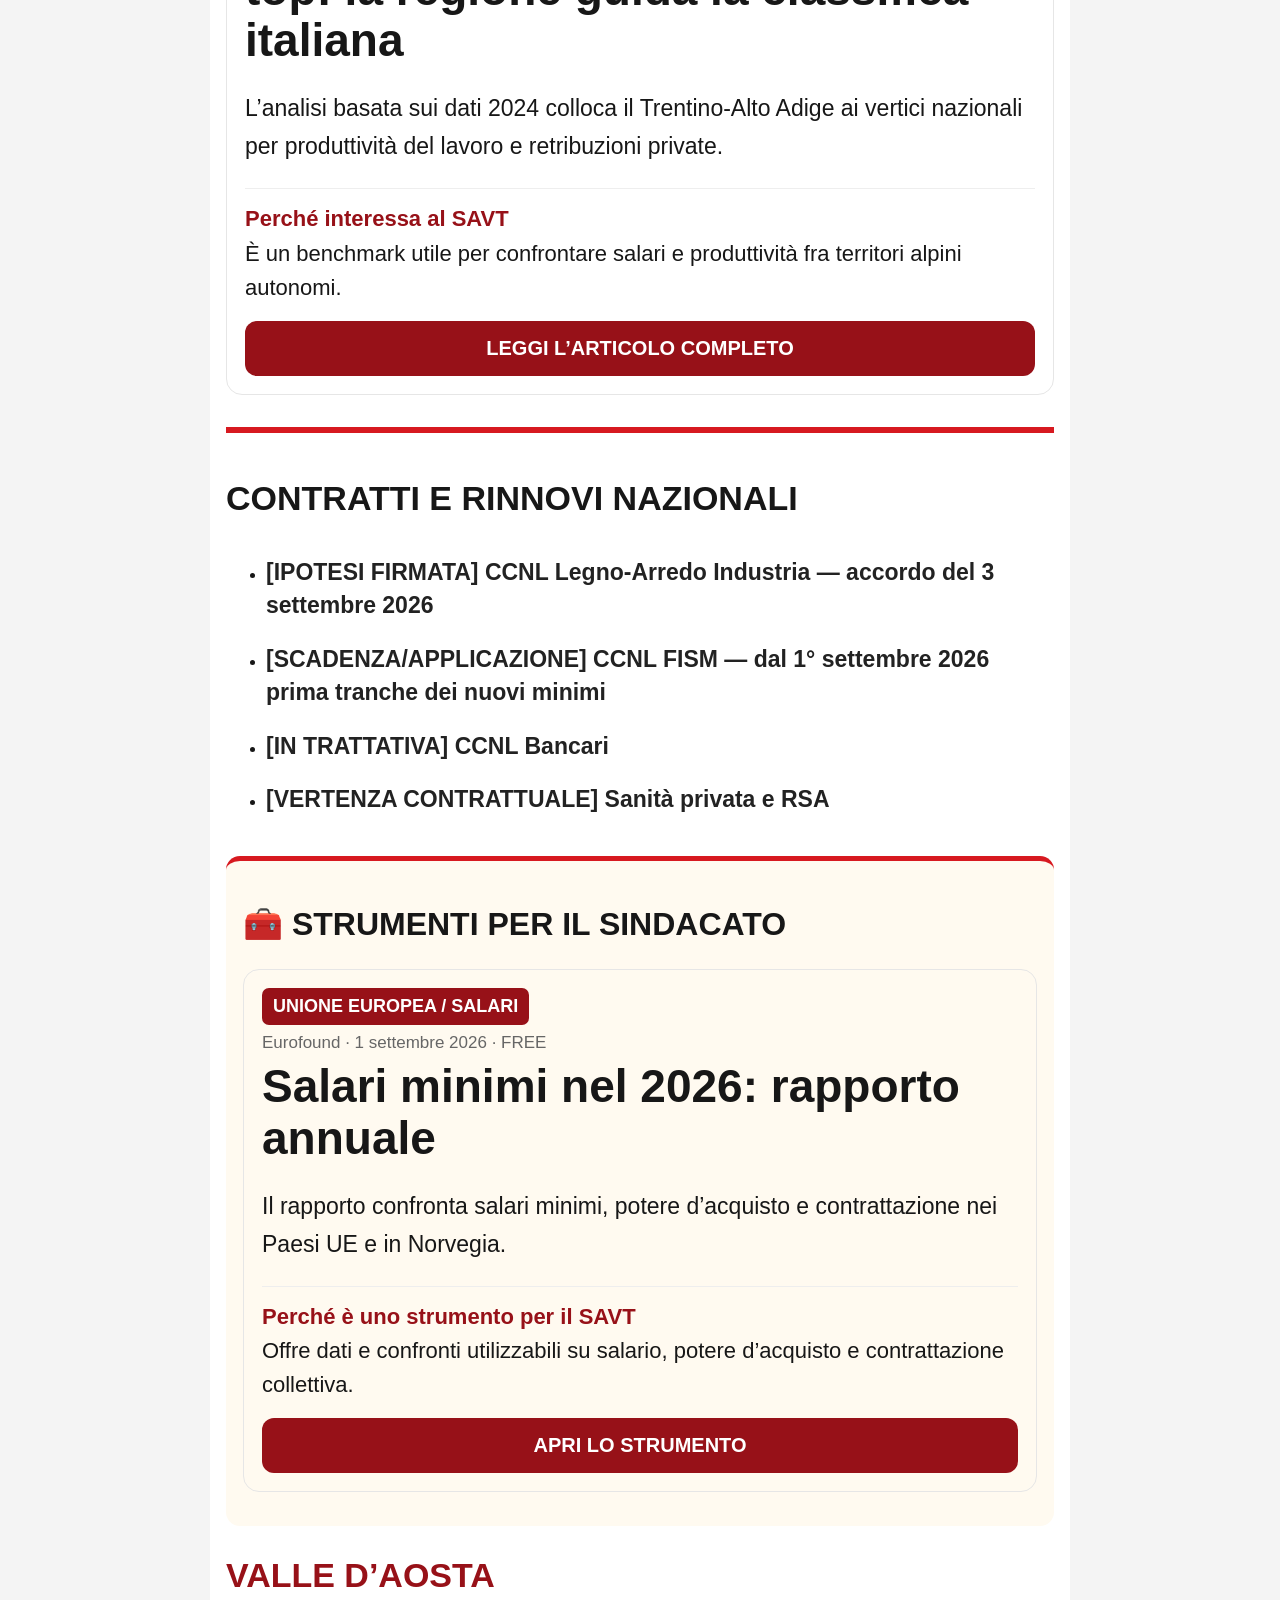
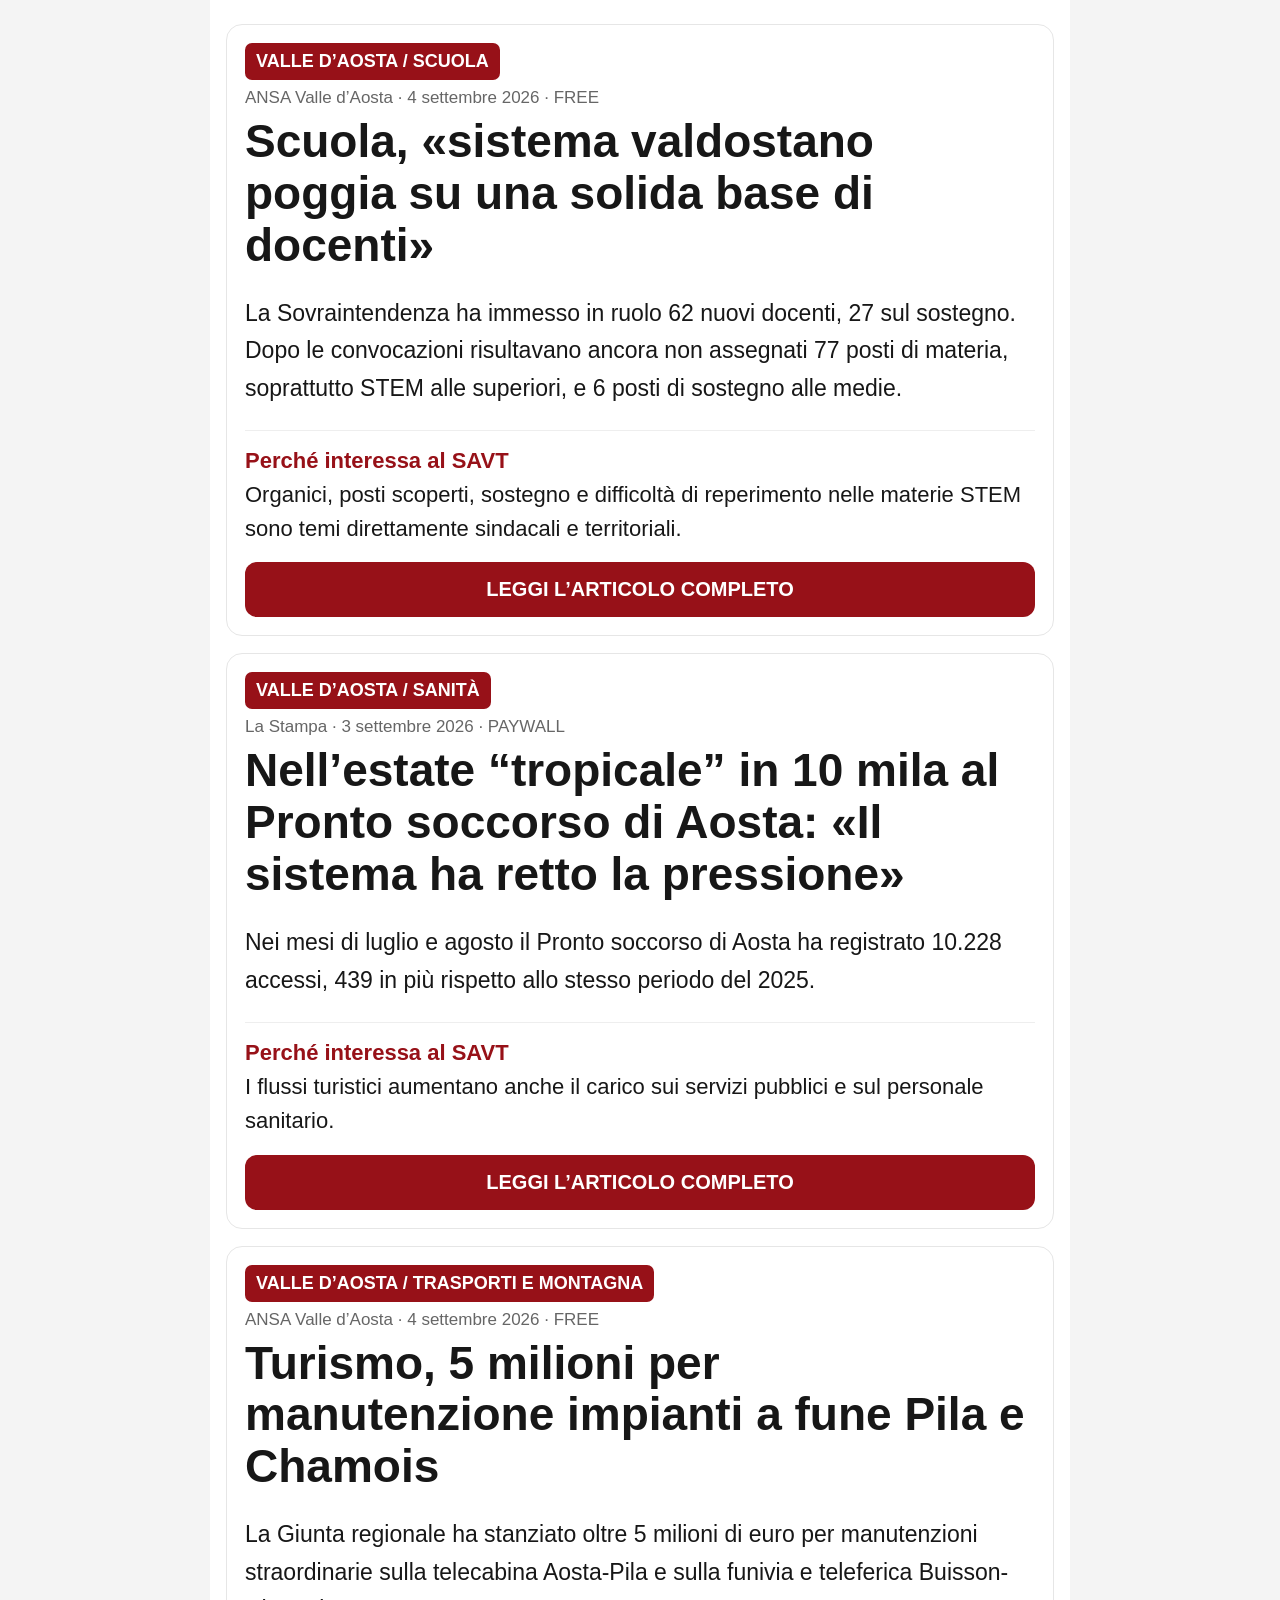
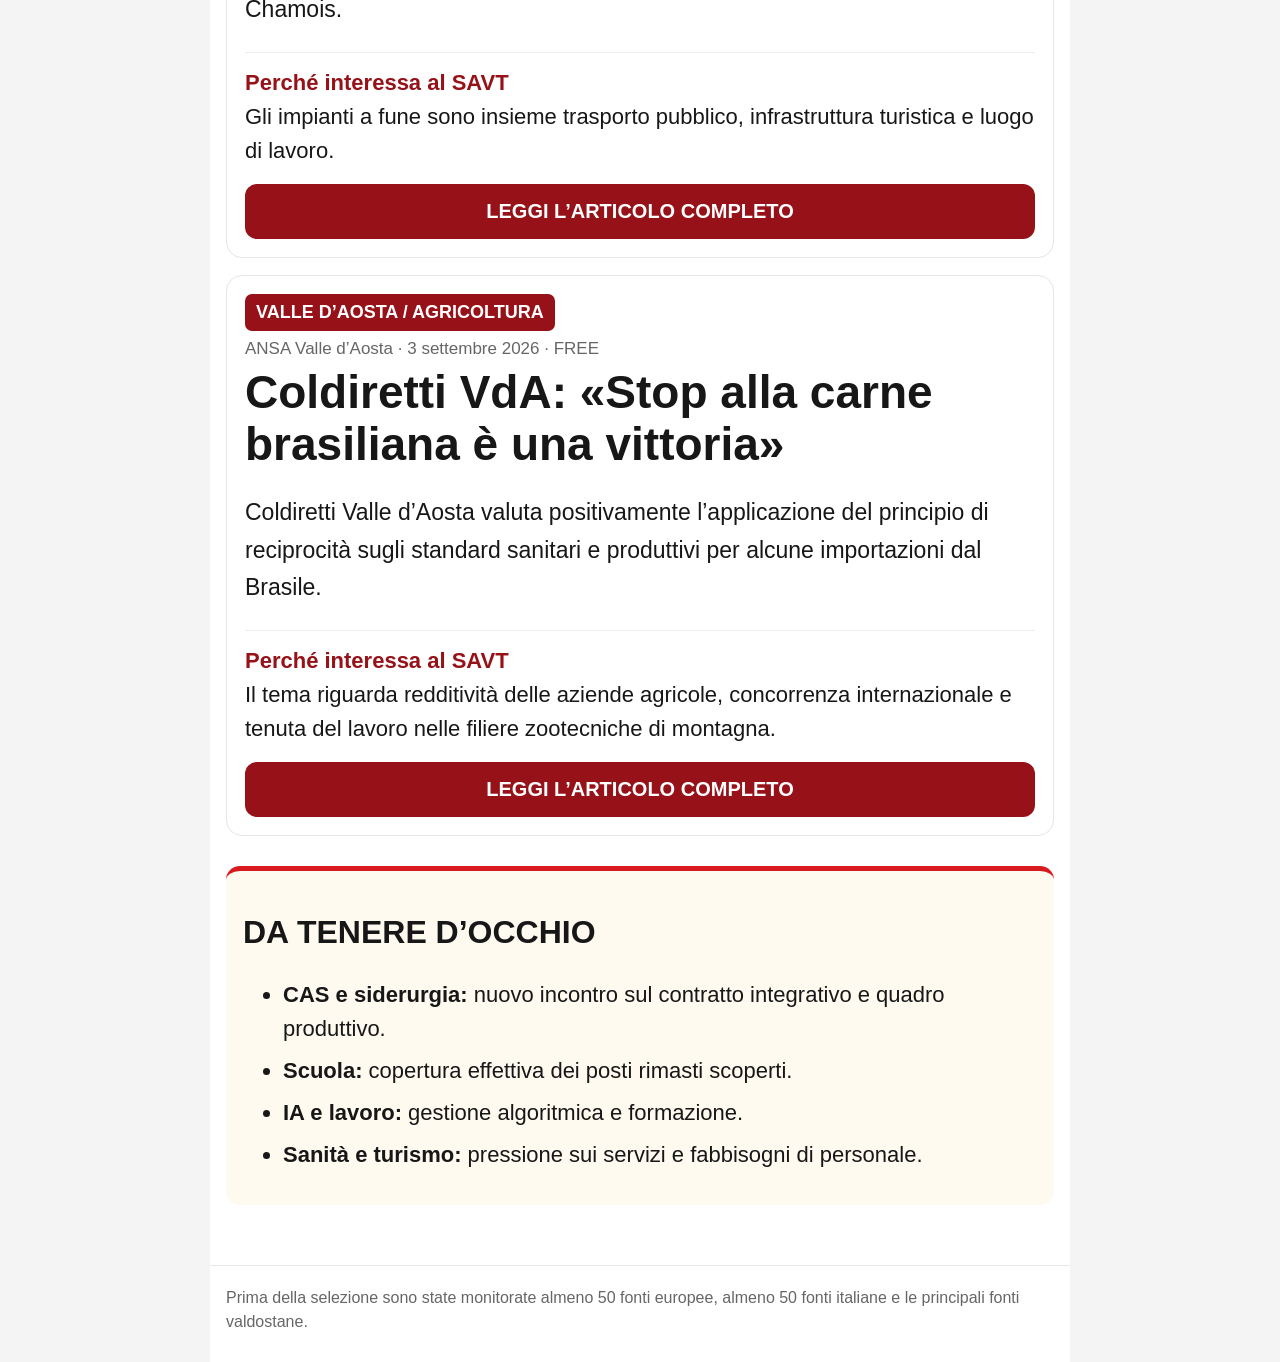
<file: archivio/2026-08-31-09-06/index.html>
<!DOCTYPE html><html lang="it"><head><meta charset="utf-8"><meta name="viewport" content="width=device-width,initial-scale=1"><meta name="robots" content="noindex,nofollow"><title>Rassegna stampa SAVT — 31 agosto–6 settembre 2026</title><style>:root{--r:#d71920;--d:#971118;--i:#171717;--m:#666;--l:#e6e6e6;--s:#fff6f6}*{box-sizing:border-box}body{margin:0;background:#f4f4f4;color:var(--i);font-family:Arial,Helvetica,sans-serif}.page{max-width:860px;margin:auto;background:#fff;min-height:100vh}.topbar{background:var(--r);color:#fff;padding:14px 18px}.brand{font-size:22px;font-weight:900}header{padding:24px 18px 18px;border-bottom:1px solid var(--l)}h1{font-size:42px;line-height:1.04;margin:0 0 8px}.subtitle{font-size:22px;font-style:italic}.week{font-size:19px;font-weight:900;margin:12px 0}.intro{font-size:21px;line-height:1.55;color:#555}nav{padding:14px 16px}nav a{color:var(--d);font-weight:900;text-decoration:none;margin-right:18px}main{padding:10px 16px 30px}.highlight{background:var(--s);border:1px solid #f0d3d5;border-radius:18px;padding:16px;margin:8px 0 28px}.highlight h2,.section-title{font-size:34px;color:var(--d)}.topcard{display:block;text-decoration:none;color:inherit;background:#fff;border-left:6px solid var(--r);border-radius:14px;padding:15px;margin:12px 0}.territory{display:inline-block;background:var(--d);color:#fff;border-radius:7px;padding:8px 11px;font-size:18px;font-weight:900}.meta{font-size:17px;color:var(--m);margin:8px 0}.top-title{font-size:40px;line-height:1.14;font-weight:900}.card{border:1px solid var(--l);border-radius:16px;padding:18px;margin-bottom:17px}.card h3{font-size:46px;line-height:1.13;margin:8px 0 12px}.card p{font-size:23px;line-height:1.63}.why{border-top:1px solid #eee;padding-top:13px;font-size:22px;line-height:1.55}.why strong{color:var(--d)}.cta{display:block;text-align:center;background:var(--d);color:#fff;text-decoration:none;font-size:20px;font-weight:900;border-radius:12px;padding:16px 18px;margin-top:16px}.contracts{border-top:6px solid var(--r);margin:32px 0 16px;padding-top:18px}.contracts h2{font-size:34px}.contracts li{padding:10px 0}.contracts a{font-size:23px;line-height:1.45;font-weight:800;color:#222;text-decoration:none}.tools,.watch{background:#fffaf0;border-top:5px solid var(--r);border-radius:14px;padding:17px;margin:30px 0}.tools h2,.watch h2{font-size:32px}.watch li{font-size:22px;line-height:1.55;margin:8px 0}footer{border-top:1px solid var(--l);padding:20px 16px 28px;color:#666;font-size:16px;line-height:1.5}@media(max-width:650px){h1{font-size:40px}.top-title{font-size:40px}.card h3{font-size:46px}.card p{font-size:23px}}</style></head><body><div class="page"><div class="topbar"><div class="brand">Rassegna digitale SAVT</div></div><header><h1>RASSEGNA STAMPA SAVT</h1><div class="subtitle">Lavoro, diritti, territori</div><div class="week">Settimana 31 agosto–6 settembre 2026</div><div class="intro">Una rassegna costruita attraverso una selezione editoriale mirata: dal panorama dell'informazione europea, italiana e valdostana scegliamo ciò che può aiutare il SAVT a leggere il lavoro, i cambiamenti e il futuro della comunità valdostana.</div></header><nav><a href="../">← Archivio</a><a href="../../">Ultima rassegna</a></nav><main><section class="highlight"><h2>★ LE 3 DA LEGGERE</h2><div class="topcard"><div class="territory">EUROPA / PIATTAFORME DIGITALI</div><div class="meta">The Guardian · 2 settembre 2026 · FREE</div><div class="top-title">I driver Uber lanciano una class action europea contro l’algoritmo di IA che determina paga e incarichi</div></div><div class="topcard"><div class="territory">TARANTO / EX ILVA</div><div class="meta">Corriere della Sera · 4 settembre 2026 · PAYWALL</div><div class="top-title">Ex Ilva, partite le lettere di licenziamento collettivo per oltre 2.500 operai dell’indotto</div></div><div class="topcard"><div class="territory">VALLE D’AOSTA / SCUOLA</div><div class="meta">ANSA Valle d’Aosta · 4 settembre 2026 · FREE</div><div class="top-title">Scuola, «sistema valdostano poggia su una solida base di docenti»</div></div></section><h2 class="section-title">EUROPA</h2><article class="card"><div class="territory">EUROPA / PIATTAFORME DIGITALI</div><div class="meta">The Guardian · 2 settembre 2026 · FREE</div><h3>I driver Uber lanciano una class action europea contro l’algoritmo di IA che determina paga e incarichi</h3><p>Autisti di Regno Unito, Paesi Bassi e altri Paesi hanno avviato ad Amsterdam un’azione collettiva contro Uber. Contestano l’uso di sistemi algoritmici opachi per fissare le tariffe e assegnare le corse, sostenendo che possano incidere sui guadagni e sulla trasparenza delle decisioni. Uber respinge le accuse.</p><div class="why"><strong>Perché interessa al SAVT</strong><br>È un caso concreto di gestione algoritmica del lavoro: salario, organizzazione, controllo e diritto a conoscere i criteri con cui un sistema automatizzato prende decisioni che incidono sul lavoratore.</div><a class="cta" href="https://www.theguardian.com/technology/2026/sep/02/uber-drivers-europe-legal-action-ai-algorithm">LEGGI L’ARTICOLO COMPLETO</a></article><article class="card"><div class="territory">GERMANIA / INDUSTRIA</div><div class="meta">Financial Times · 2 settembre 2026 · PAYWALL</div><h3>L’industria tedesca spinge per il ritorno alla settimana di 40 ore senza aumento di paga</h3><p>Il Financial Times segnala la pressione di una parte dell’industria tedesca per superare la settimana di 35 ore in diversi comparti manifatturieri. La proposta entra nel confronto sulla competitività e precede una nuova fase negoziale con IG Metall.</p><div class="why"><strong>Perché interessa al SAVT</strong><br>Orario, produttività e salario tornano al centro della contrattazione industriale europea.</div><a class="cta" href="https://www.ft.com/content/76a9c61b-021f-482d-8978-6480e9ba23e8">LEGGI L’ARTICOLO COMPLETO</a></article><article class="card"><div class="territory">SPAGNA / INDUSTRIA</div><div class="meta">Reuters · 4 settembre 2026 · FREE</div><h3>Airbus raggiunge un’intesa preliminare con i sindacati spagnoli dopo settimane di scioperi</h3><p>Airbus e quattro sindacati hanno raggiunto una proposta d’intesa, ora sottoposta a referendum dei lavoratori. Il confronto riguarda salario, recupero del potere d’acquisto, mobilità, mensa e flessibilità.</p><div class="why"><strong>Perché interessa al SAVT</strong><br>È un esempio di vertenza industriale chiusa attraverso mediazione pubblica e dialogo sociale.</div><a class="cta" href="https://www.reuters.com/business/world-at-work/airbus-says-preliminary-deal-reached-with-spanish-unions-after-weeks-strikes-2026-09-04/">LEGGI L’ARTICOLO COMPLETO</a></article><h2 class="section-title">ITALIA</h2><article class="card"><div class="territory">TARANTO / EX ILVA</div><div class="meta">Corriere della Sera · 4 settembre 2026 · PAYWALL</div><h3>Ex Ilva, partite le lettere di licenziamento collettivo per oltre 2.500 operai dell’indotto</h3><p>Le imprese dell’indotto-appalto hanno avviato procedure di licenziamento collettivo che coinvolgono oltre 2.500 lavoratori. Fim, Fiom, Uilm e Usb chiedono un confronto urgente.</p><div class="why"><strong>Perché interessa al SAVT</strong><br>La crisi dell’ex Ilva entra in una fase occupazionale ancora più grave, da seguire in parallelo con CAS.</div><a class="cta" href="https://www.corriere.it/economia/aziende/26_settembre_04/ex-ilva-partite-le-lettere-di-licenziamento-collettivo-per-oltre-2-500-operai-dell-indotto-7e246051-69ee-476e-8701-5f91db055xlk_amp.shtml">LEGGI L’ARTICOLO COMPLETO</a></article><article class="card"><div class="territory">ITALIA</div><div class="meta">la Repubblica · 1 settembre 2026 · PAYWALL</div><h3>Istat, balzo dell’inflazione al 3,3% in agosto. Pesa la nuova fiammata dell’energia</h3><p>L’articolo mette insieme inflazione al 3,3%, PIL del secondo trimestre a +0,2% e occupazione quasi ferma a luglio.</p><div class="why"><strong>Perché interessa al SAVT</strong><br>Il recupero del potere d’acquisto resta centrale per la contrattazione.</div><a class="cta" href="https://www.repubblica.it/economia/2026/09/01/news/istata_inflazione_agosto_fiammata_energia_pil_disoccupazione-425558386/amp/">LEGGI L’ARTICOLO COMPLETO</a></article><article class="card"><div class="territory">ALTO ADIGE / SÜDTIROL</div><div class="meta">Alto Adige · 5 settembre 2026 · FREE</div><h3>Alto Adige, produttività e stipendi al top: la regione guida la classifica italiana</h3><p>L’analisi basata sui dati 2024 colloca il Trentino-Alto Adige ai vertici nazionali per produttività del lavoro e retribuzioni private.</p><div class="why"><strong>Perché interessa al SAVT</strong><br>È un benchmark utile per confrontare salari e produttività fra territori alpini autonomi.</div><a class="cta" href="https://www.altoadige.it/economia/alto-adige-produttivita-e-stipendi-al-top-la-regione-guida-la-classifica-italiana-itpaaxj3">LEGGI L’ARTICOLO COMPLETO</a></article><section class="contracts"><h2>CONTRATTI E RINNOVI NAZIONALI</h2><ul><li><a href="https://www.fenealuil.it/rinnovo-ccnl-legno-arredo-industria/">[IPOTESI FIRMATA] CCNL Legno-Arredo Industria — accordo del 3 settembre 2026</a></li><li><a href="https://www.paserio.it/articoli-consulenza-del-lavoro/ccnl-fism-rinnovo-2026-2027/">[SCADENZA/APPLICAZIONE] CCNL FISM — dal 1° settembre 2026 prima tranche dei nuovi minimi</a></li><li><a href="https://www.lastampa.it/economia/rubriche/banca-finanza/2026/09/04/news/risiko_entra_nella_partita_del_contratto_dei_bancari-15730018/">[IN TRATTATIVA] CCNL Bancari</a></li><li><a href="https://www.sanita33.it/medici/8091/sanita-privata-e-rsa-sindacati-contratti-scaduti-da-anni.html">[VERTENZA CONTRATTUALE] Sanità privata e RSA</a></li></ul></section><section class="tools"><h2>🧰 STRUMENTI PER IL SINDACATO</h2><article class="card"><div class="territory">UNIONE EUROPEA / SALARI</div><div class="meta">Eurofound · 1 settembre 2026 · FREE</div><h3>Salari minimi nel 2026: rapporto annuale</h3><p>Il rapporto confronta salari minimi, potere d’acquisto e contrattazione nei Paesi UE e in Norvegia.</p><div class="why"><strong>Perché è uno strumento per il SAVT</strong><br>Offre dati e confronti utilizzabili su salario, potere d’acquisto e contrattazione collettiva.</div><a class="cta" href="https://www.eurofound.europa.eu/en/publications/all/minimum-wages-in-2026-annual-review">APRI LO STRUMENTO</a></article></section><h2 class="section-title">VALLE D’AOSTA</h2><article class="card"><div class="territory">VALLE D’AOSTA / SCUOLA</div><div class="meta">ANSA Valle d’Aosta · 4 settembre 2026 · FREE</div><h3>Scuola, «sistema valdostano poggia su una solida base di docenti»</h3><p>La Sovraintendenza ha immesso in ruolo 62 nuovi docenti, 27 sul sostegno. Dopo le convocazioni risultavano ancora non assegnati 77 posti di materia, soprattutto STEM alle superiori, e 6 posti di sostegno alle medie.</p><div class="why"><strong>Perché interessa al SAVT</strong><br>Organici, posti scoperti, sostegno e difficoltà di reperimento nelle materie STEM sono temi direttamente sindacali e territoriali.</div><a class="cta" href="https://www.ansa.it/valledaosta/notizie/2026/09/04/scuola-sistema-valdostano-poggia-su-una-solida-base-di-docenti_0125d7d8-ceee-401d-956f-cff293c4d5e9.html">LEGGI L’ARTICOLO COMPLETO</a></article><article class="card"><div class="territory">VALLE D’AOSTA / SANITÀ</div><div class="meta">La Stampa · 3 settembre 2026 · PAYWALL</div><h3>Nell’estate “tropicale” in 10 mila al Pronto soccorso di Aosta: «Il sistema ha retto la pressione»</h3><p>Nei mesi di luglio e agosto il Pronto soccorso di Aosta ha registrato 10.228 accessi, 439 in più rispetto allo stesso periodo del 2025.</p><div class="why"><strong>Perché interessa al SAVT</strong><br>I flussi turistici aumentano anche il carico sui servizi pubblici e sul personale sanitario.</div><a class="cta" href="https://www.lastampa.it/aosta/2026/09/03/news/pronto_soccorso_aosta_accessi_estate_usl-15729032/">LEGGI L’ARTICOLO COMPLETO</a></article><article class="card"><div class="territory">VALLE D’AOSTA / TRASPORTI E MONTAGNA</div><div class="meta">ANSA Valle d’Aosta · 4 settembre 2026 · FREE</div><h3>Turismo, 5 milioni per manutenzione impianti a fune Pila e Chamois</h3><p>La Giunta regionale ha stanziato oltre 5 milioni di euro per manutenzioni straordinarie sulla telecabina Aosta-Pila e sulla funivia e teleferica Buisson-Chamois.</p><div class="why"><strong>Perché interessa al SAVT</strong><br>Gli impianti a fune sono insieme trasporto pubblico, infrastruttura turistica e luogo di lavoro.</div><a class="cta" href="https://www.ansa.it/amp/valledaosta/notizie/2026/09/04/turismo-5-milioni-per-manutenzione-impianti-a-fune-pila-e-chamois_9a2b8033-8492-4cb9-81c1-ecbcbf5a95bc.html">LEGGI L’ARTICOLO COMPLETO</a></article><article class="card"><div class="territory">VALLE D’AOSTA / AGRICOLTURA</div><div class="meta">ANSA Valle d’Aosta · 3 settembre 2026 · FREE</div><h3>Coldiretti VdA: «Stop alla carne brasiliana è una vittoria»</h3><p>Coldiretti Valle d’Aosta valuta positivamente l’applicazione del principio di reciprocità sugli standard sanitari e produttivi per alcune importazioni dal Brasile.</p><div class="why"><strong>Perché interessa al SAVT</strong><br>Il tema riguarda redditività delle aziende agricole, concorrenza internazionale e tenuta del lavoro nelle filiere zootecniche di montagna.</div><a class="cta" href="https://www.ansa.it/valledaosta/notizie/2026/09/03/coldiretti-vda-stop-alla-carne-brasiliana-e-una-vittoria_8eb90bd5-f7c6-4de1-97cf-0671c66c6e18.html">LEGGI L’ARTICOLO COMPLETO</a></article><section class="watch"><h2>DA TENERE D’OCCHIO</h2><ul><li><strong>CAS e siderurgia:</strong> nuovo incontro sul contratto integrativo e quadro produttivo.</li><li><strong>Scuola:</strong> copertura effettiva dei posti rimasti scoperti.</li><li><strong>IA e lavoro:</strong> gestione algoritmica e formazione.</li><li><strong>Sanità e turismo:</strong> pressione sui servizi e fabbisogni di personale.</li></ul></section></main><footer>Prima della selezione sono state monitorate almeno 50 fonti europee, almeno 50 fonti italiane e le principali fonti valdostane.</footer></div></body></html>
</file>
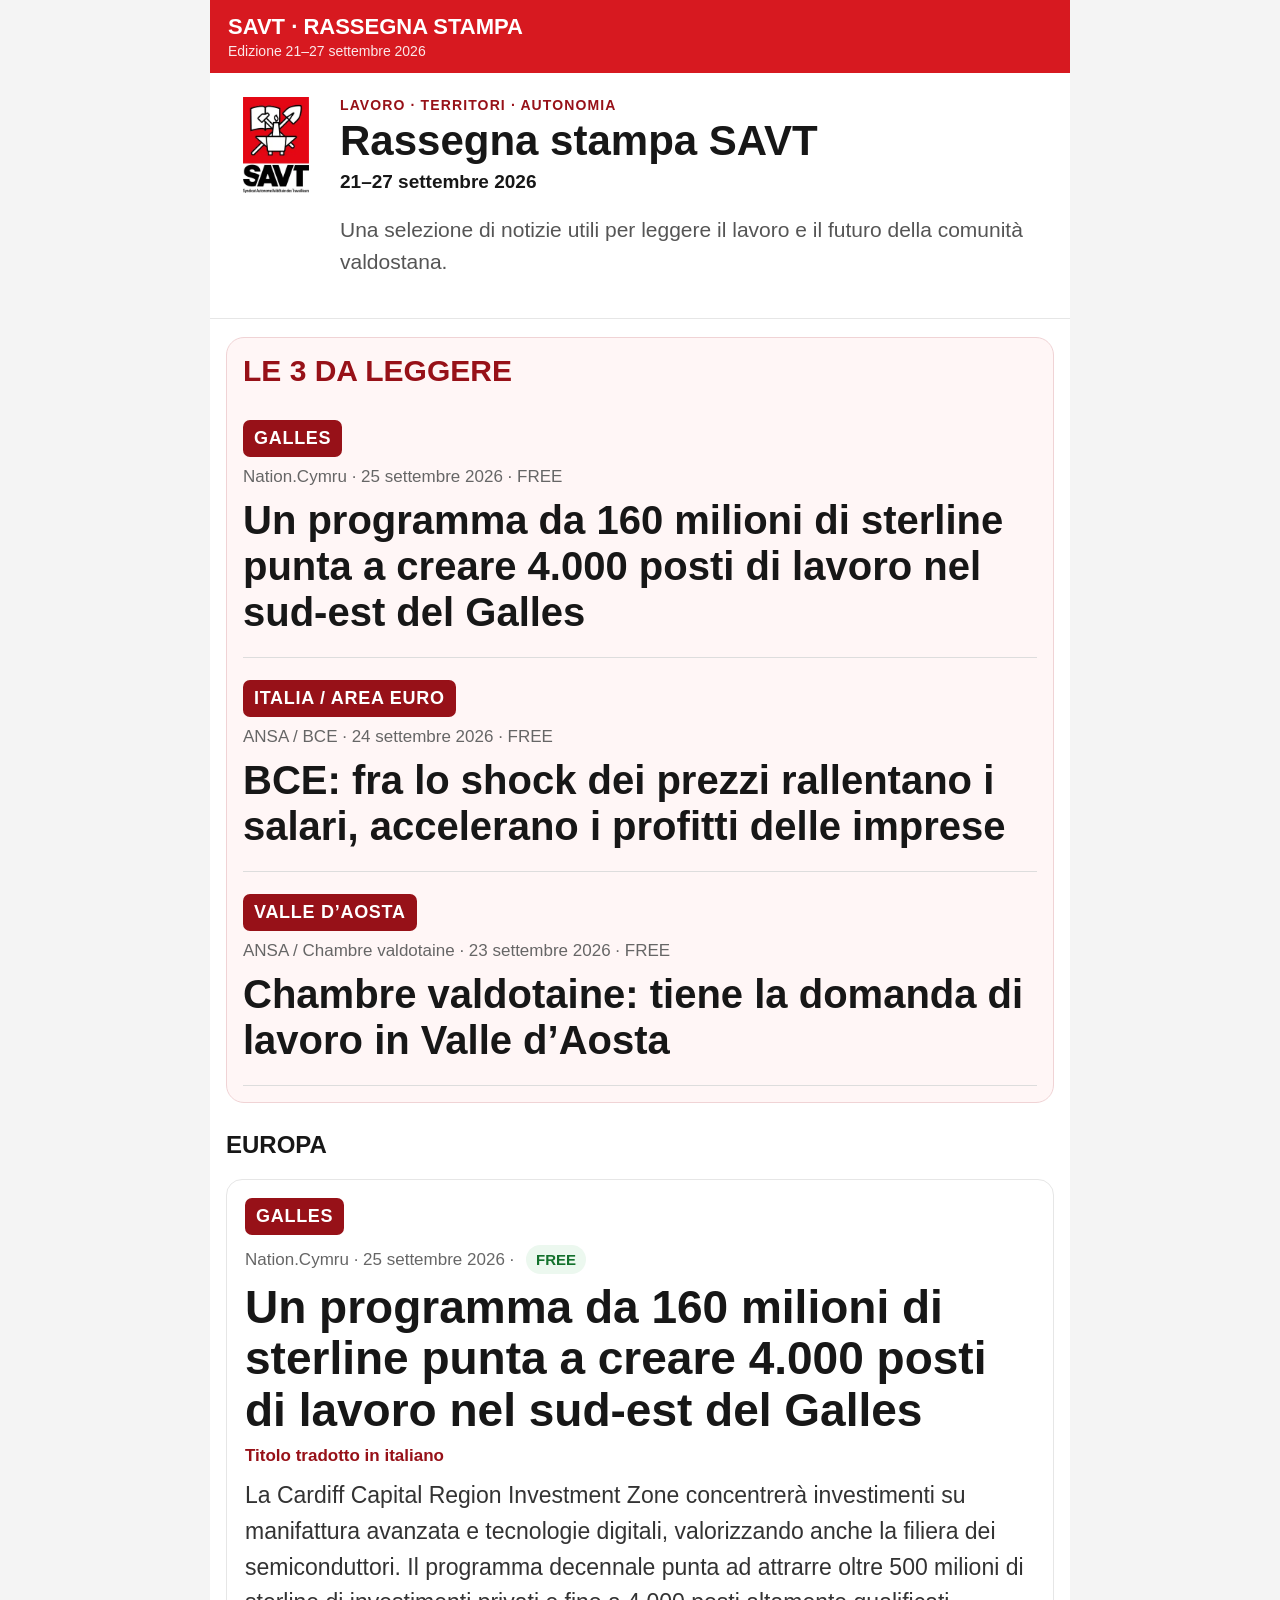
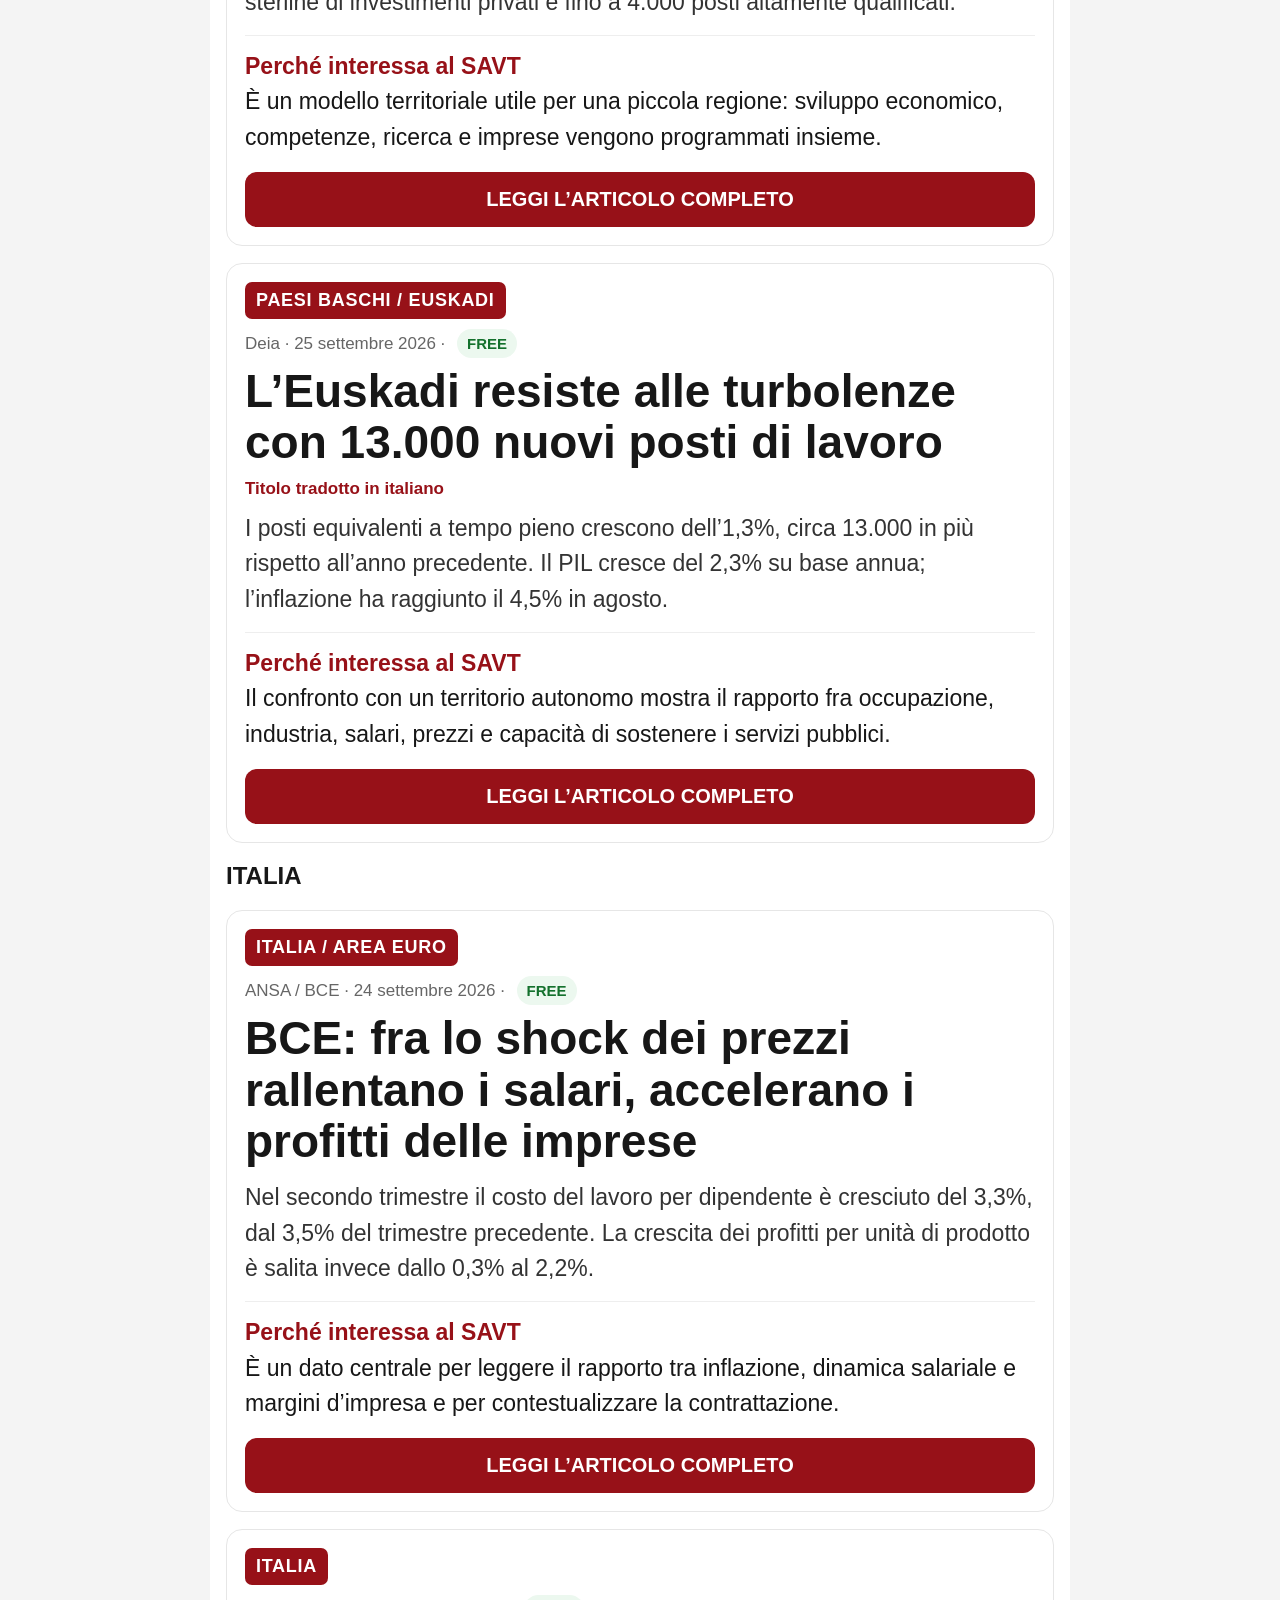
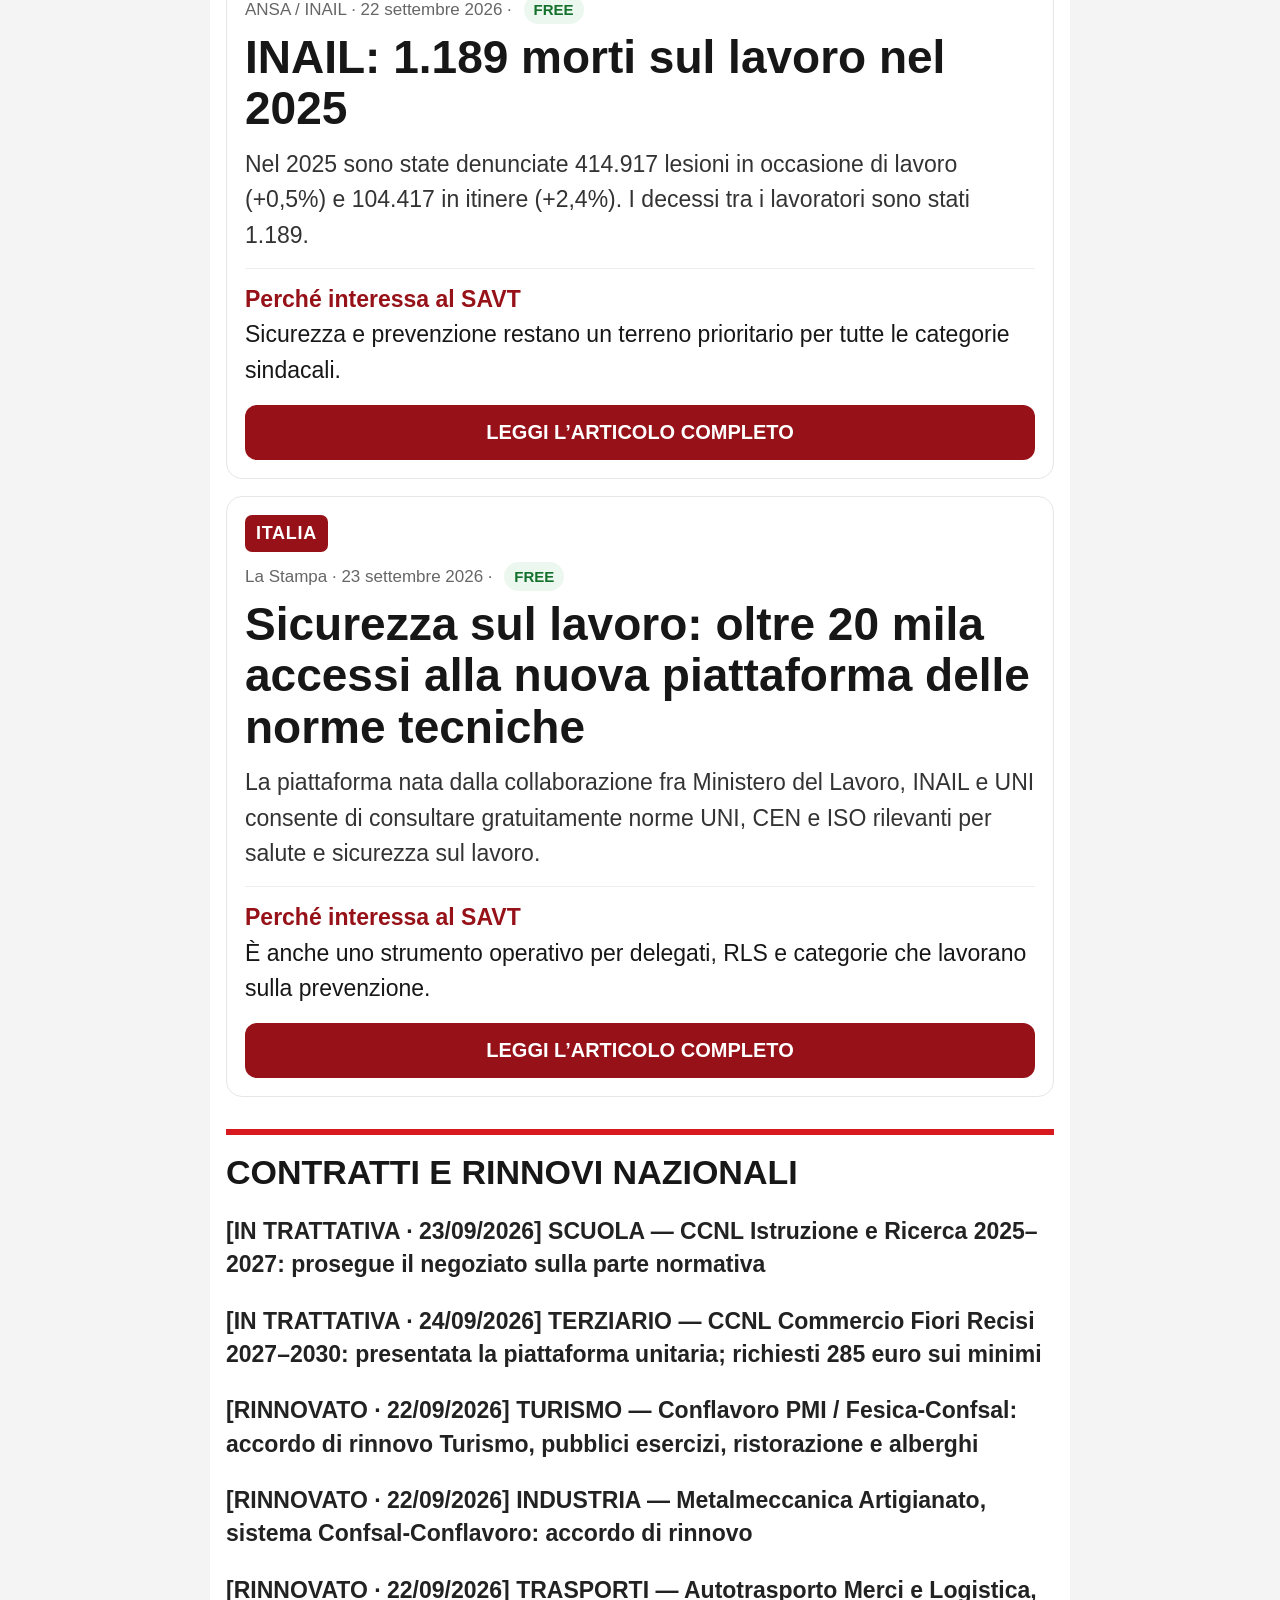
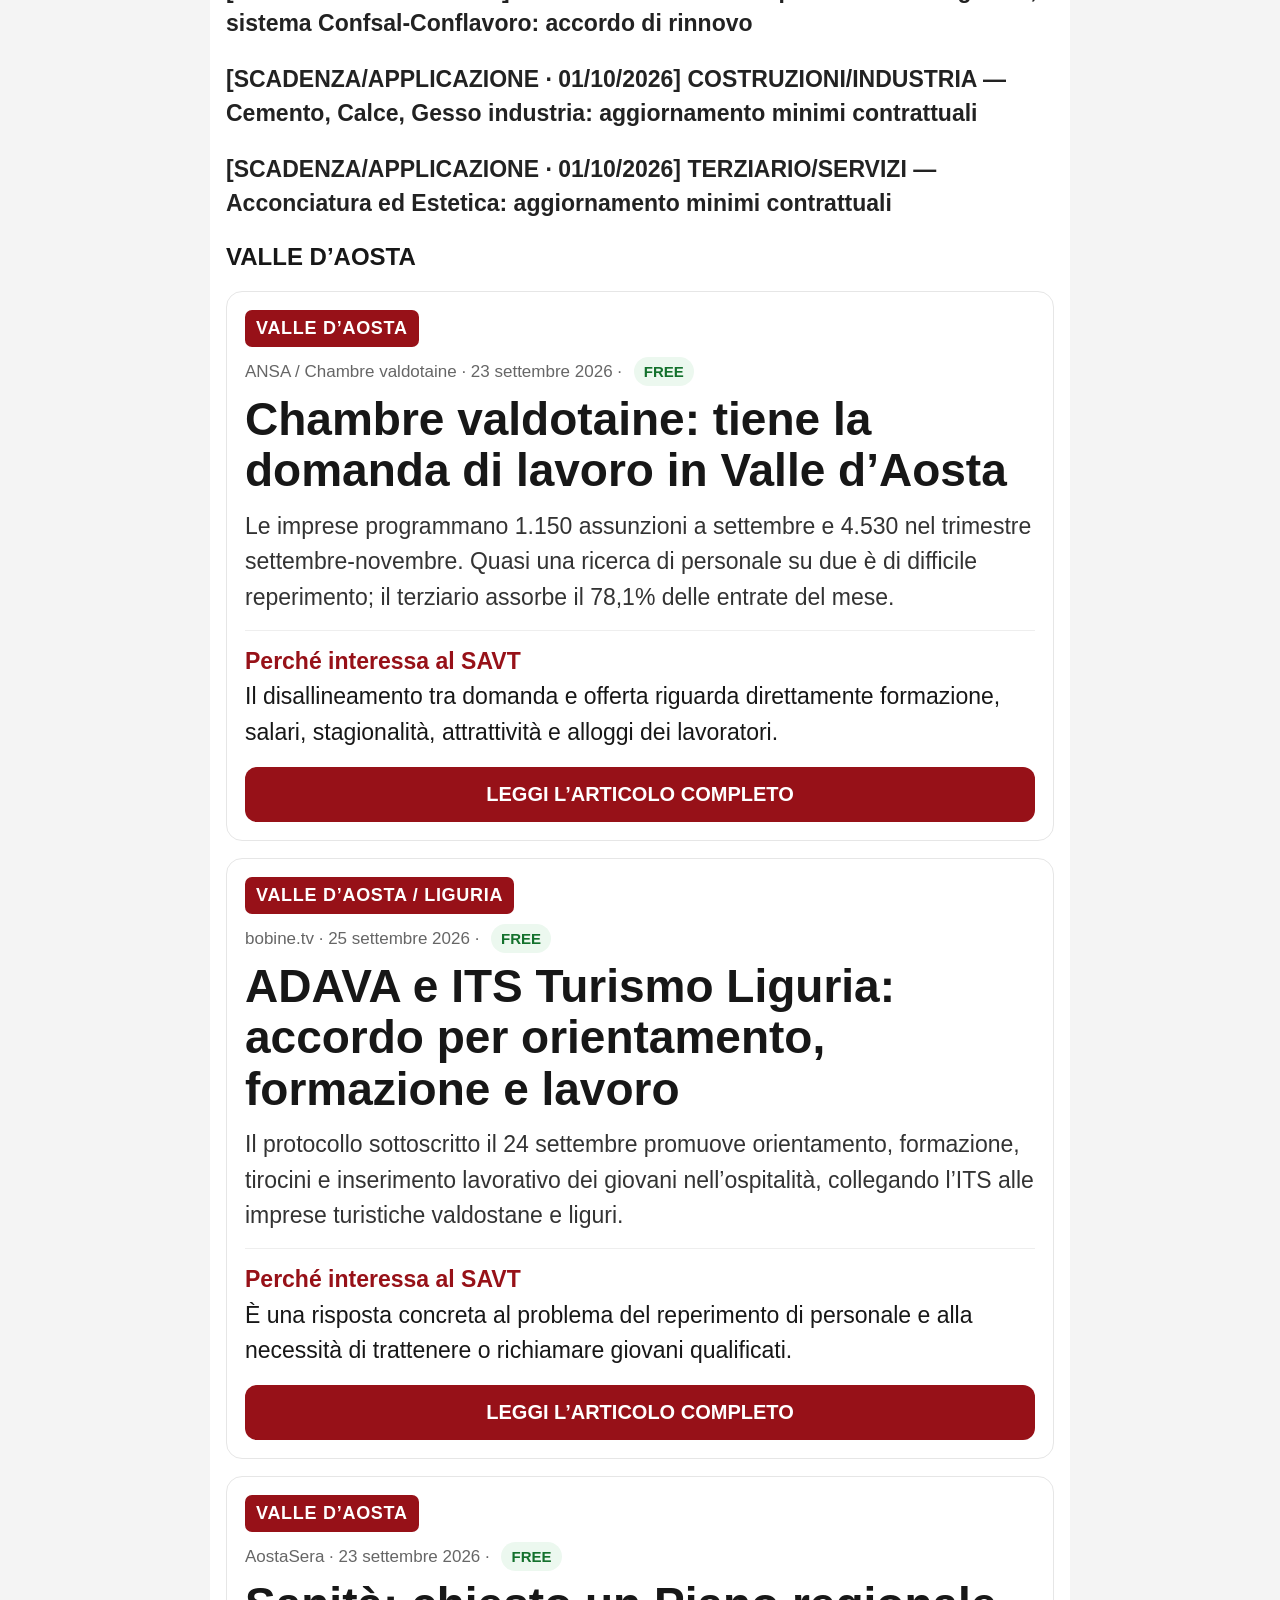
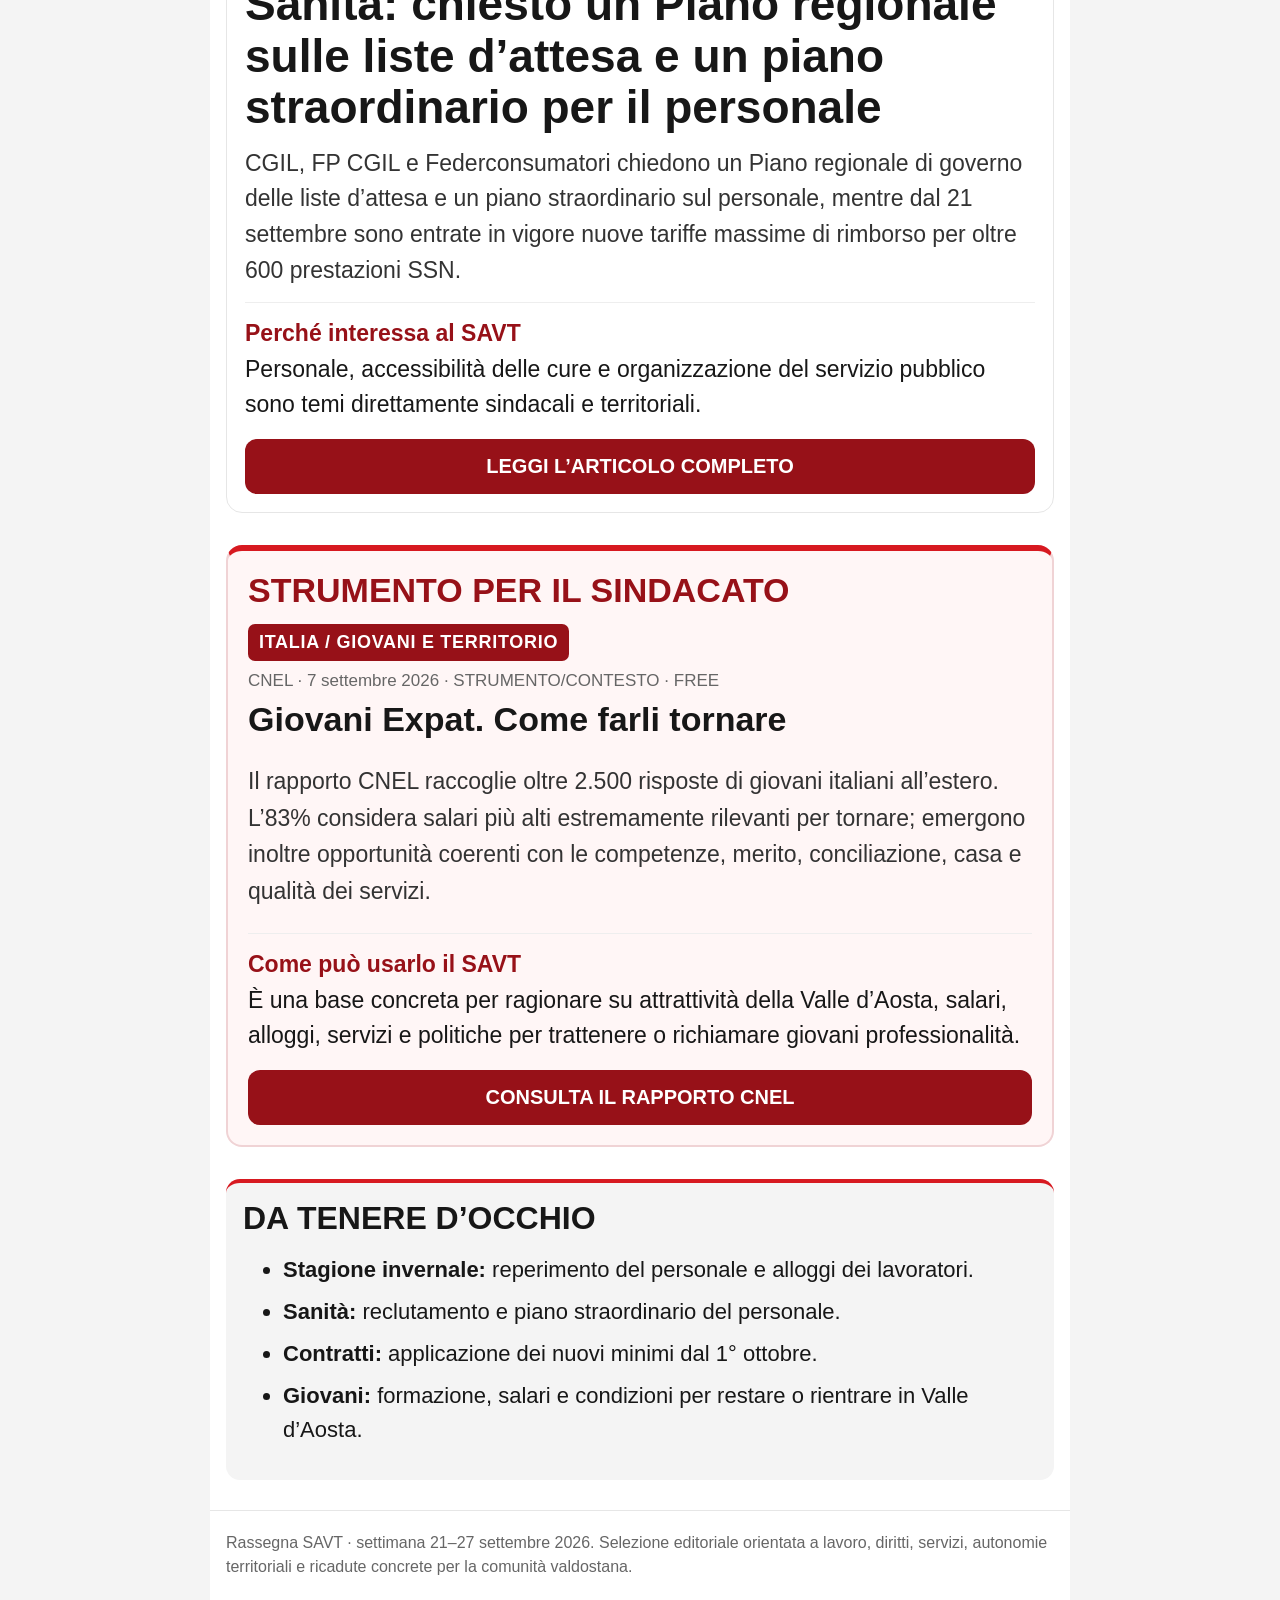
<file: archivio/2026-09-21-27/index.html>
<!DOCTYPE html><html lang="it"><head><meta charset="utf-8"><meta name="viewport" content="width=device-width,initial-scale=1"><meta name="robots" content="noindex,nofollow"><meta name="savt-build" content="2026-09-28-full"><title>Rassegna stampa SAVT — 21–27 settembre 2026</title><style>:root{--r:#d71920;--d:#971118;--i:#171717;--m:#666;--l:#e6e6e6;--s:#fff6f6}*{box-sizing:border-box}body{margin:0;background:#f4f4f4;color:var(--i);font-family:Arial,Helvetica,sans-serif}.page{max-width:860px;margin:auto;background:#fff;min-height:100vh}.topbar{background:var(--r);color:#fff;padding:14px 18px}.brand{font-size:22px;font-weight:900}.updated{font-size:14px;margin-top:3px;opacity:.9}header{padding:24px 18px 18px;border-bottom:1px solid var(--l)}.hero{display:grid;grid-template-columns:96px 1fr;gap:16px}.logo{width:96px;height:96px;object-fit:contain}.eyebrow{font-size:14px;font-weight:900;color:var(--d);letter-spacing:.08em;text-transform:uppercase;margin-bottom:6px}h1{font-size:42px;line-height:1.04;margin:0 0 8px;font-weight:900}.subtitle{font-size:22px;font-style:italic;margin-bottom:13px}.week{font-size:19px;font-weight:900;margin-bottom:10px}.intro{font-size:21px;line-height:1.55;color:#555}nav{display:flex;gap:9px;overflow-x:auto;white-space:nowrap;padding:14px 16px 6px}nav a{border:1px solid #e8b9bc;border-radius:999px;padding:10px 13px;text-decoration:none;color:var(--d);font-weight:800;font-size:17px}main{padding:10px 16px 30px}.highlight{background:var(--s);border:1px solid #f0d3d5;border-radius:18px;padding:16px;margin:8px 0 28px}.highlight h2{font-size:30px;margin:0 0 10px;color:var(--d)}.topcard{display:block;text-decoration:none;color:inherit;background:#fff;border:1px solid #ead9da;border-left:6px solid var(--r);border-radius:14px;padding:15px;margin:12px 0}.territory{display:inline-block;background:var(--d);color:#fff;border-radius:7px;padding:8px 11px;font-size:18px;font-weight:900;letter-spacing:.04em;margin-bottom:10px}.meta{font-size:17px;color:var(--m);margin-bottom:8px}.top-title{font-size:40px;line-height:1.14;font-weight:900}.banner{position:relative;margin:28px 0 16px;border-radius:16px;overflow:hidden;background:var(--r);min-height:118px}.banner img{width:100%;height:140px;display:block;object-fit:cover}.banner:after{content:"";position:absolute;inset:0;background:linear-gradient(90deg,rgba(120,0,6,.86),rgba(215,25,32,.5),rgba(215,25,32,.05))}.banner h2{position:absolute;left:18px;bottom:14px;z-index:2;color:#fff;margin:0;font-size:38px}.card{border:1px solid var(--l);border-radius:16px;padding:18px;margin-bottom:17px}.card h3{font-size:46px;line-height:1.13;margin:2px 0 12px}.card p{font-size:23px;line-height:1.63;color:#333;margin:0 0 14px}.translation{font-size:17px;font-weight:800;color:var(--d);margin:-2px 0 12px}.badge{display:inline-block;font-size:15px;font-weight:900;border-radius:999px;padding:6px 10px;margin-left:7px;background:#ecf8ef;color:#14712d}.why{border-top:1px solid #eee;padding-top:13px;font-size:22px;line-height:1.55}.why strong{color:var(--d)}.cta{display:block;text-align:center;background:var(--d);color:#fff;text-decoration:none;font-size:20px;font-weight:900;border-radius:12px;padding:16px 18px;margin-top:16px}.contracts{border-top:6px solid var(--r);margin:32px 0 16px;padding-top:18px}.contracts h2{font-size:34px;margin:0 0 8px}.contracts ul{list-style:none;padding:0}.contracts li{border-bottom:1px solid var(--l);padding:13px 0}.contracts a{font-size:23px;line-height:1.45;font-weight:800;color:#222;text-decoration:none}.tool{background:#fff6f6;border:2px solid #f0d3d5;border-top:6px solid var(--r);border-radius:16px;padding:20px;margin:32px 0}.tool h2{font-size:34px;margin:0 0 14px;color:var(--d)}.tool h3{font-size:34px;line-height:1.2;margin:4px 0 12px}.tool p{font-size:23px;line-height:1.6;color:#333}.watch{background:#f4f4f4;border-top:4px solid var(--r);border-radius:14px;padding:17px;margin-top:28px}.watch h2{font-size:32px;margin:0 0 10px}.watch li{font-size:22px;line-height:1.55;margin:8px 0}footer{border-top:1px solid var(--l);padding:20px 16px 28px;color:#666;font-size:16px;line-height:1.5}@media(max-width:650px){.hero{grid-template-columns:82px 1fr}.logo{width:82px;height:82px}h1{font-size:40px}.top-title{font-size:40px}.card h3{font-size:46px}.card p{font-size:23px}}.pick{display:block;color:#171717;text-decoration:none;padding:22px 0;border-bottom:1px solid #ddd}.pick strong{display:block;font-size:40px;line-height:1.15;margin-top:10px}.card p,.why{font-size:23px;line-height:1.55}.card h3{font-size:46px;line-height:1.12}.contracts p,.contracts a{font-size:23px;line-height:1.45}@media(max-width:600px){.pick strong{font-size:38px}.card h3{font-size:44px}}</style></head><body><div class="page"><div class="topbar"><div class="brand">SAVT · RASSEGNA STAMPA</div><div class="updated">Edizione 21–27 settembre 2026</div></div><header><div class="hero"><img class="logo" src="[data-uri]" alt="Logo SAVT"><div><div class="eyebrow">Lavoro · territori · autonomia</div><h1>Rassegna stampa SAVT</h1><div class="week">21–27 settembre 2026</div><p class="intro">Una selezione di notizie utili per leggere il lavoro e il futuro della comunità valdostana.</p></div></div></header><main><section class="highlight"><h2>LE 3 DA LEGGERE</h2><a class="pick" href="#top-europa"><span class="territory">GALLES</span><div class="meta">Nation.Cymru · 25 settembre 2026 · FREE</div><strong>Un programma da 160 milioni di sterline punta a creare 4.000 posti di lavoro nel sud-est del Galles</strong></a><a class="pick" href="#top-italia"><span class="territory">ITALIA / AREA EURO</span><div class="meta">ANSA / BCE · 24 settembre 2026 · FREE</div><strong>BCE: fra lo shock dei prezzi rallentano i salari, accelerano i profitti delle imprese</strong></a><a class="pick" href="#top-vda"><span class="territory">VALLE D’AOSTA</span><div class="meta">ANSA / Chambre valdotaine · 23 settembre 2026 · FREE</div><strong>Chambre valdotaine: tiene la domanda di lavoro in Valle d’Aosta</strong></a></section><section id="europa"><h2 class="section-title">EUROPA</h2><article class="card" id="top-europa"><div class="territory">GALLES</div><div class="meta">Nation.Cymru · 25 settembre 2026 · <span class="badge">FREE</span></div><h3>Un programma da 160 milioni di sterline punta a creare 4.000 posti di lavoro nel sud-est del Galles</h3><div class="translation">Titolo tradotto in italiano</div><p>La Cardiff Capital Region Investment Zone concentrerà investimenti su manifattura avanzata e tecnologie digitali, valorizzando anche la filiera dei semiconduttori. Il programma decennale punta ad attrarre oltre 500 milioni di sterline di investimenti privati e fino a 4.000 posti altamente qualificati.</p><div class="why"><strong>Perché interessa al SAVT</strong><br>È un modello territoriale utile per una piccola regione: sviluppo economico, competenze, ricerca e imprese vengono programmati insieme.</div><a class="cta" href="https://nation.cymru/news/160m-investment-programme-aims-to-create-4000-jobs-in-south-east-wales/">LEGGI L’ARTICOLO COMPLETO</a></article><article class="card"><div class="territory">PAESI BASCHI / EUSKADI</div><div class="meta">Deia · 25 settembre 2026 · <span class="badge">FREE</span></div><h3>L’Euskadi resiste alle turbolenze con 13.000 nuovi posti di lavoro</h3><div class="translation">Titolo tradotto in italiano</div><p>I posti equivalenti a tempo pieno crescono dell’1,3%, circa 13.000 in più rispetto all’anno precedente. Il PIL cresce del 2,3% su base annua; l’inflazione ha raggiunto il 4,5% in agosto.</p><div class="why"><strong>Perché interessa al SAVT</strong><br>Il confronto con un territorio autonomo mostra il rapporto fra occupazione, industria, salari, prezzi e capacità di sostenere i servizi pubblici.</div><a class="cta" href="https://www.deia.eus/economia/2026/09/25/euskadi-resiste-vendaval-13-000-11585076.html">LEGGI L’ARTICOLO COMPLETO</a></article></section><section id="italia"><h2 class="section-title">ITALIA</h2><article class="card" id="top-italia"><div class="territory">ITALIA / AREA EURO</div><div class="meta">ANSA / BCE · 24 settembre 2026 · <span class="badge">FREE</span></div><h3>BCE: fra lo shock dei prezzi rallentano i salari, accelerano i profitti delle imprese</h3><p>Nel secondo trimestre il costo del lavoro per dipendente è cresciuto del 3,3%, dal 3,5% del trimestre precedente. La crescita dei profitti per unità di prodotto è salita invece dallo 0,3% al 2,2%.</p><div class="why"><strong>Perché interessa al SAVT</strong><br>È un dato centrale per leggere il rapporto tra inflazione, dinamica salariale e margini d’impresa e per contestualizzare la contrattazione.</div><a class="cta" href="https://www.ansa.it/sito/notizie/economia/2026/09/24/bce-fra-lo-shock-dei-prezzi-rallentano-i-salari-accelerano-i-profitti-delle_a23e6dfd-e319-4d0b-8381-5ed9c1f23c32.html">LEGGI L’ARTICOLO COMPLETO</a></article><article class="card"><div class="territory">ITALIA</div><div class="meta">ANSA / INAIL · 22 settembre 2026 · <span class="badge">FREE</span></div><h3>INAIL: 1.189 morti sul lavoro nel 2025</h3><p>Nel 2025 sono state denunciate 414.917 lesioni in occasione di lavoro (+0,5%) e 104.417 in itinere (+2,4%). I decessi tra i lavoratori sono stati 1.189.</p><div class="why"><strong>Perché interessa al SAVT</strong><br>Sicurezza e prevenzione restano un terreno prioritario per tutte le categorie sindacali.</div><a class="cta" href="https://www.ansa.it/amp/sito/notizie/economia/pmi/2026/09/22/inail-1.189-morti-sul-lavoro-nel-2025-302-2_448c09f4-291e-4bca-b032-ac7762f68c07.html">LEGGI L’ARTICOLO COMPLETO</a></article><article class="card"><div class="territory">ITALIA</div><div class="meta">La Stampa · 23 settembre 2026 · <span class="badge">FREE</span></div><h3>Sicurezza sul lavoro: oltre 20 mila accessi alla nuova piattaforma delle norme tecniche</h3><p>La piattaforma nata dalla collaborazione fra Ministero del Lavoro, INAIL e UNI consente di consultare gratuitamente norme UNI, CEN e ISO rilevanti per salute e sicurezza sul lavoro.</p><div class="why"><strong>Perché interessa al SAVT</strong><br>È anche uno strumento operativo per delegati, RLS e categorie che lavorano sulla prevenzione.</div><a class="cta" href="https://www.lastampa.it/economia/2026/09/23/news/sicurezza_sul_lavoro_oltre_20_mila_accessi_alla_nuova_piattaforma_delle_norme_tecniche-15746725/">LEGGI L’ARTICOLO COMPLETO</a></article></section><section class="contracts" id="contratti"><h2>CONTRATTI E RINNOVI NAZIONALI</h2><p><a href="https://www.tecnicadellascuola.it/ccnl-scuola">[IN TRATTATIVA · 23/09/2026] SCUOLA — CCNL Istruzione e Ricerca 2025–2027: prosegue il negoziato sulla parte normativa</a></p><p><a href="https://www.fisascat.it/news/fiori-recisi-piattaforma">[IN TRATTATIVA · 24/09/2026] TERZIARIO — CCNL Commercio Fiori Recisi 2027–2030: presentata la piattaforma unitaria; richiesti 285 euro sui minimi</a></p><p><a href="https://news.ilccnl.it/">[RINNOVATO · 22/09/2026] TURISMO — Conflavoro PMI / Fesica-Confsal: accordo di rinnovo Turismo, pubblici esercizi, ristorazione e alberghi</a></p><p><a href="https://news.ilccnl.it/">[RINNOVATO · 22/09/2026] INDUSTRIA — Metalmeccanica Artigianato, sistema Confsal-Conflavoro: accordo di rinnovo</a></p><p><a href="https://news.ilccnl.it/">[RINNOVATO · 22/09/2026] TRASPORTI — Autotrasporto Merci e Logistica, sistema Confsal-Conflavoro: accordo di rinnovo</a></p><p><a href="https://news.ilccnl.it/">[SCADENZA/APPLICAZIONE · 01/10/2026] COSTRUZIONI/INDUSTRIA — Cemento, Calce, Gesso industria: aggiornamento minimi contrattuali</a></p><p><a href="https://news.ilccnl.it/">[SCADENZA/APPLICAZIONE · 01/10/2026] TERZIARIO/SERVIZI — Acconciatura ed Estetica: aggiornamento minimi contrattuali</a></p></section><section id="vda"><h2 class="section-title">VALLE D’AOSTA</h2><article class="card" id="top-vda"><div class="territory">VALLE D’AOSTA</div><div class="meta">ANSA / Chambre valdotaine · 23 settembre 2026 · <span class="badge">FREE</span></div><h3>Chambre valdotaine: tiene la domanda di lavoro in Valle d’Aosta</h3><p>Le imprese programmano 1.150 assunzioni a settembre e 4.530 nel trimestre settembre-novembre. Quasi una ricerca di personale su due è di difficile reperimento; il terziario assorbe il 78,1% delle entrate del mese.</p><div class="why"><strong>Perché interessa al SAVT</strong><br>Il disallineamento tra domanda e offerta riguarda direttamente formazione, salari, stagionalità, attrattività e alloggi dei lavoratori.</div><a class="cta" href="https://www.ansa.it/amp/sito/notizie/economia/unioncamere/2026/09/23/chambre-valdotaine-tiene-la-domanda-di-lavoro-in-valle-daosta_929c62fc-59f4-4395-a7eb-eba2f0f0405b.html">LEGGI L’ARTICOLO COMPLETO</a></article><article class="card"><div class="territory">VALLE D’AOSTA / LIGURIA</div><div class="meta">bobine.tv · 25 settembre 2026 · <span class="badge">FREE</span></div><h3>ADAVA e ITS Turismo Liguria: accordo per orientamento, formazione e lavoro</h3><p>Il protocollo sottoscritto il 24 settembre promuove orientamento, formazione, tirocini e inserimento lavorativo dei giovani nell’ospitalità, collegando l’ITS alle imprese turistiche valdostane e liguri.</p><div class="why"><strong>Perché interessa al SAVT</strong><br>È una risposta concreta al problema del reperimento di personale e alla necessità di trattenere o richiamare giovani qualificati.</div><a class="cta" href="https://bobine.tv/2026/09/25/valle-daosta-adava-its-turismo-liguria-accordo-orientamento-formazione-lavoro/">LEGGI L’ARTICOLO COMPLETO</a></article><article class="card"><div class="territory">VALLE D’AOSTA</div><div class="meta">AostaSera · 23 settembre 2026 · <span class="badge">FREE</span></div><h3>Sanità: chiesto un Piano regionale sulle liste d’attesa e un piano straordinario per il personale</h3><p>CGIL, FP CGIL e Federconsumatori chiedono un Piano regionale di governo delle liste d’attesa e un piano straordinario sul personale, mentre dal 21 settembre sono entrate in vigore nuove tariffe massime di rimborso per oltre 600 prestazioni SSN.</p><div class="why"><strong>Perché interessa al SAVT</strong><br>Personale, accessibilità delle cure e organizzazione del servizio pubblico sono temi direttamente sindacali e territoriali.</div><a class="cta" href="https://aostasera.it/notizie/sanita-notizie/sanita-cgil-fp-cgil-e-federconsumatori-subito-il-piano-regionale-sulle-liste-dattesa-e-un-piano-straordinario-per-il-personale/">LEGGI L’ARTICOLO COMPLETO</a></article></section><section class="tool" id="strumento"><h2>STRUMENTO PER IL SINDACATO</h2><div class="territory">ITALIA / GIOVANI E TERRITORIO</div><div class="meta">CNEL · 7 settembre 2026 · STRUMENTO/CONTESTO · FREE</div><h3>Giovani Expat. Come farli tornare</h3><p>Il rapporto CNEL raccoglie oltre 2.500 risposte di giovani italiani all’estero. L’83% considera salari più alti estremamente rilevanti per tornare; emergono inoltre opportunità coerenti con le competenze, merito, conciliazione, casa e qualità dei servizi.</p><div class="why"><strong>Come può usarlo il SAVT</strong><br>È una base concreta per ragionare su attrattività della Valle d’Aosta, salari, alloggi, servizi e politiche per trattenere o richiamare giovani professionalità.</div><a class="cta" href="https://www.cnel.it/comunicazione-e-stampa/notizie/news/detail/2026/09/07/rapporto-cnel-sui-giovani-expat--l%2783--tornerebbe-in-italia-con-salari-pi%C3%B9-alti-e-il-79--chiede-pi%C3%B9-merito">CONSULTA IL RAPPORTO CNEL</a></section><section class="watch"><h2>DA TENERE D’OCCHIO</h2><ul><li><strong>Stagione invernale:</strong> reperimento del personale e alloggi dei lavoratori.</li><li><strong>Sanità:</strong> reclutamento e piano straordinario del personale.</li><li><strong>Contratti:</strong> applicazione dei nuovi minimi dal 1° ottobre.</li><li><strong>Giovani:</strong> formazione, salari e condizioni per restare o rientrare in Valle d’Aosta.</li></ul></section></main><footer>Rassegna SAVT · settimana 21–27 settembre 2026. Selezione editoriale orientata a lavoro, diritti, servizi, autonomie territoriali e ricadute concrete per la comunità valdostana.</footer></div></body></html>
</file>
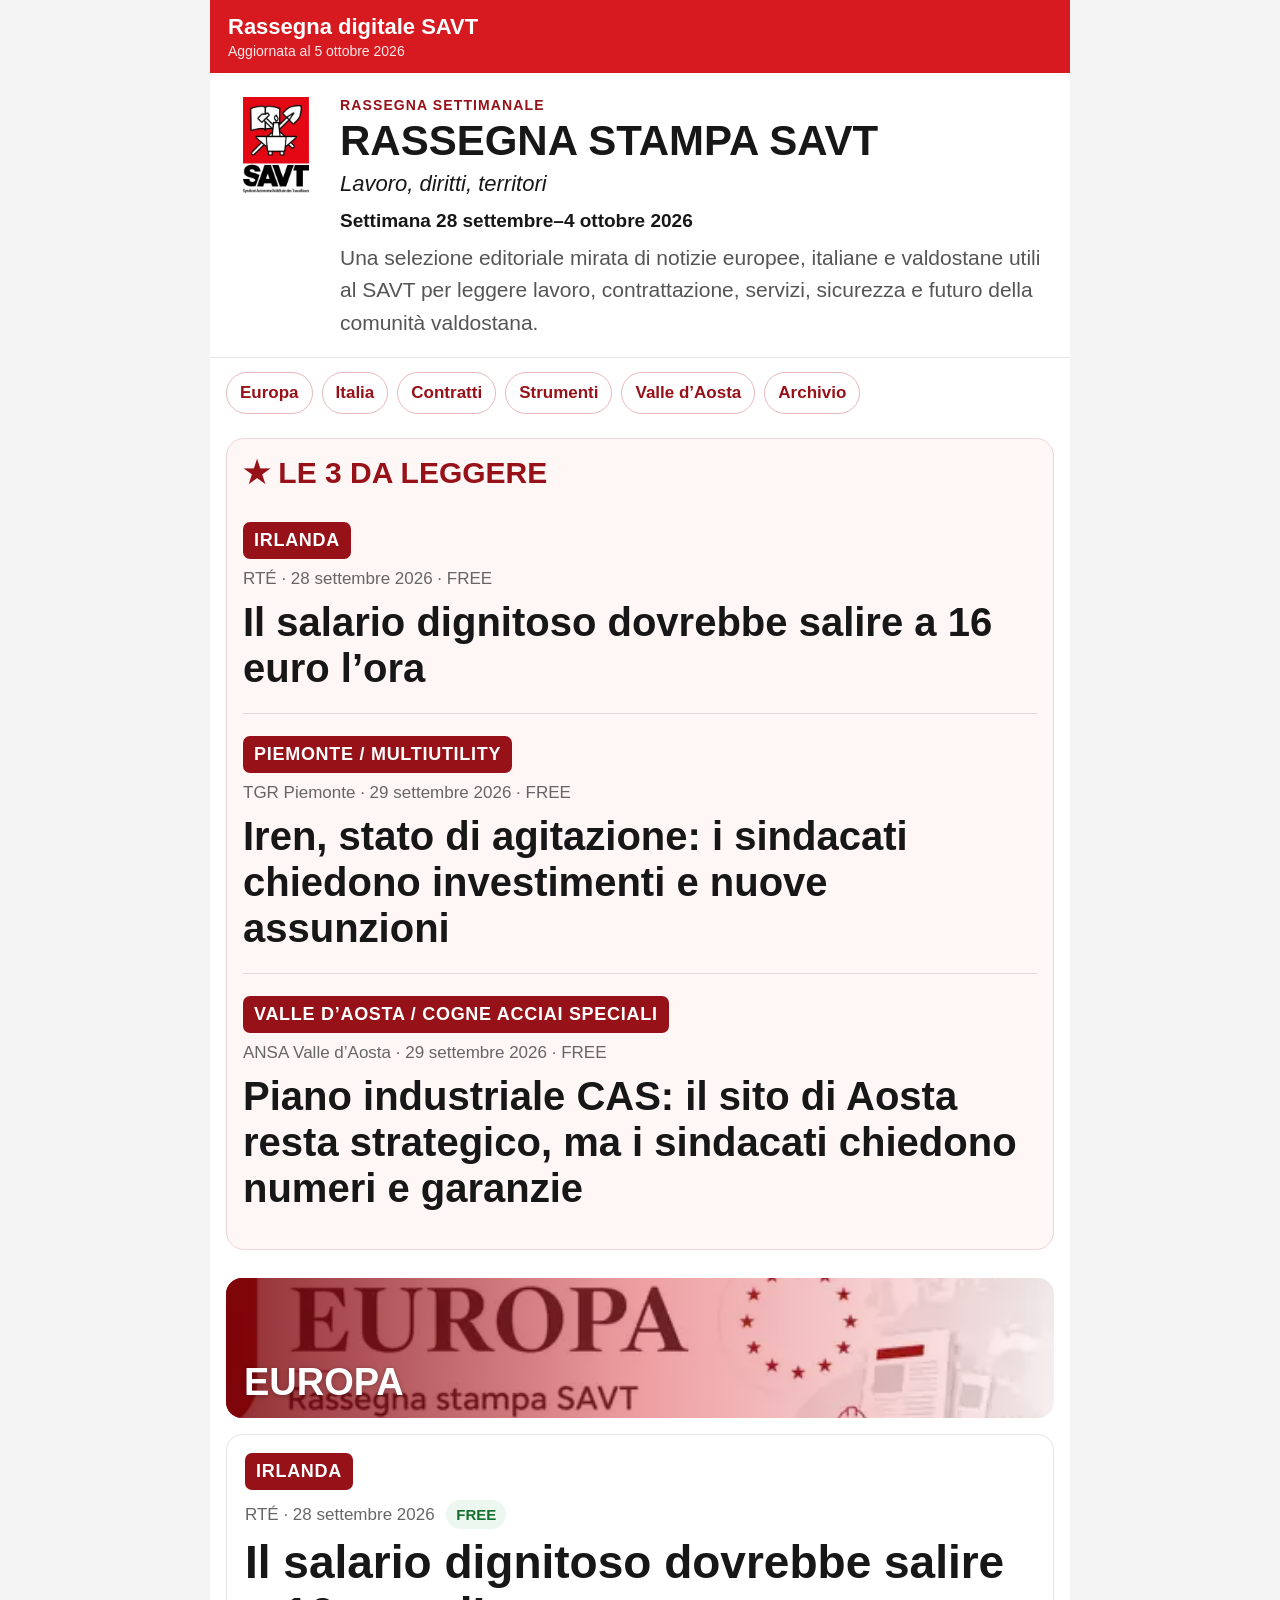
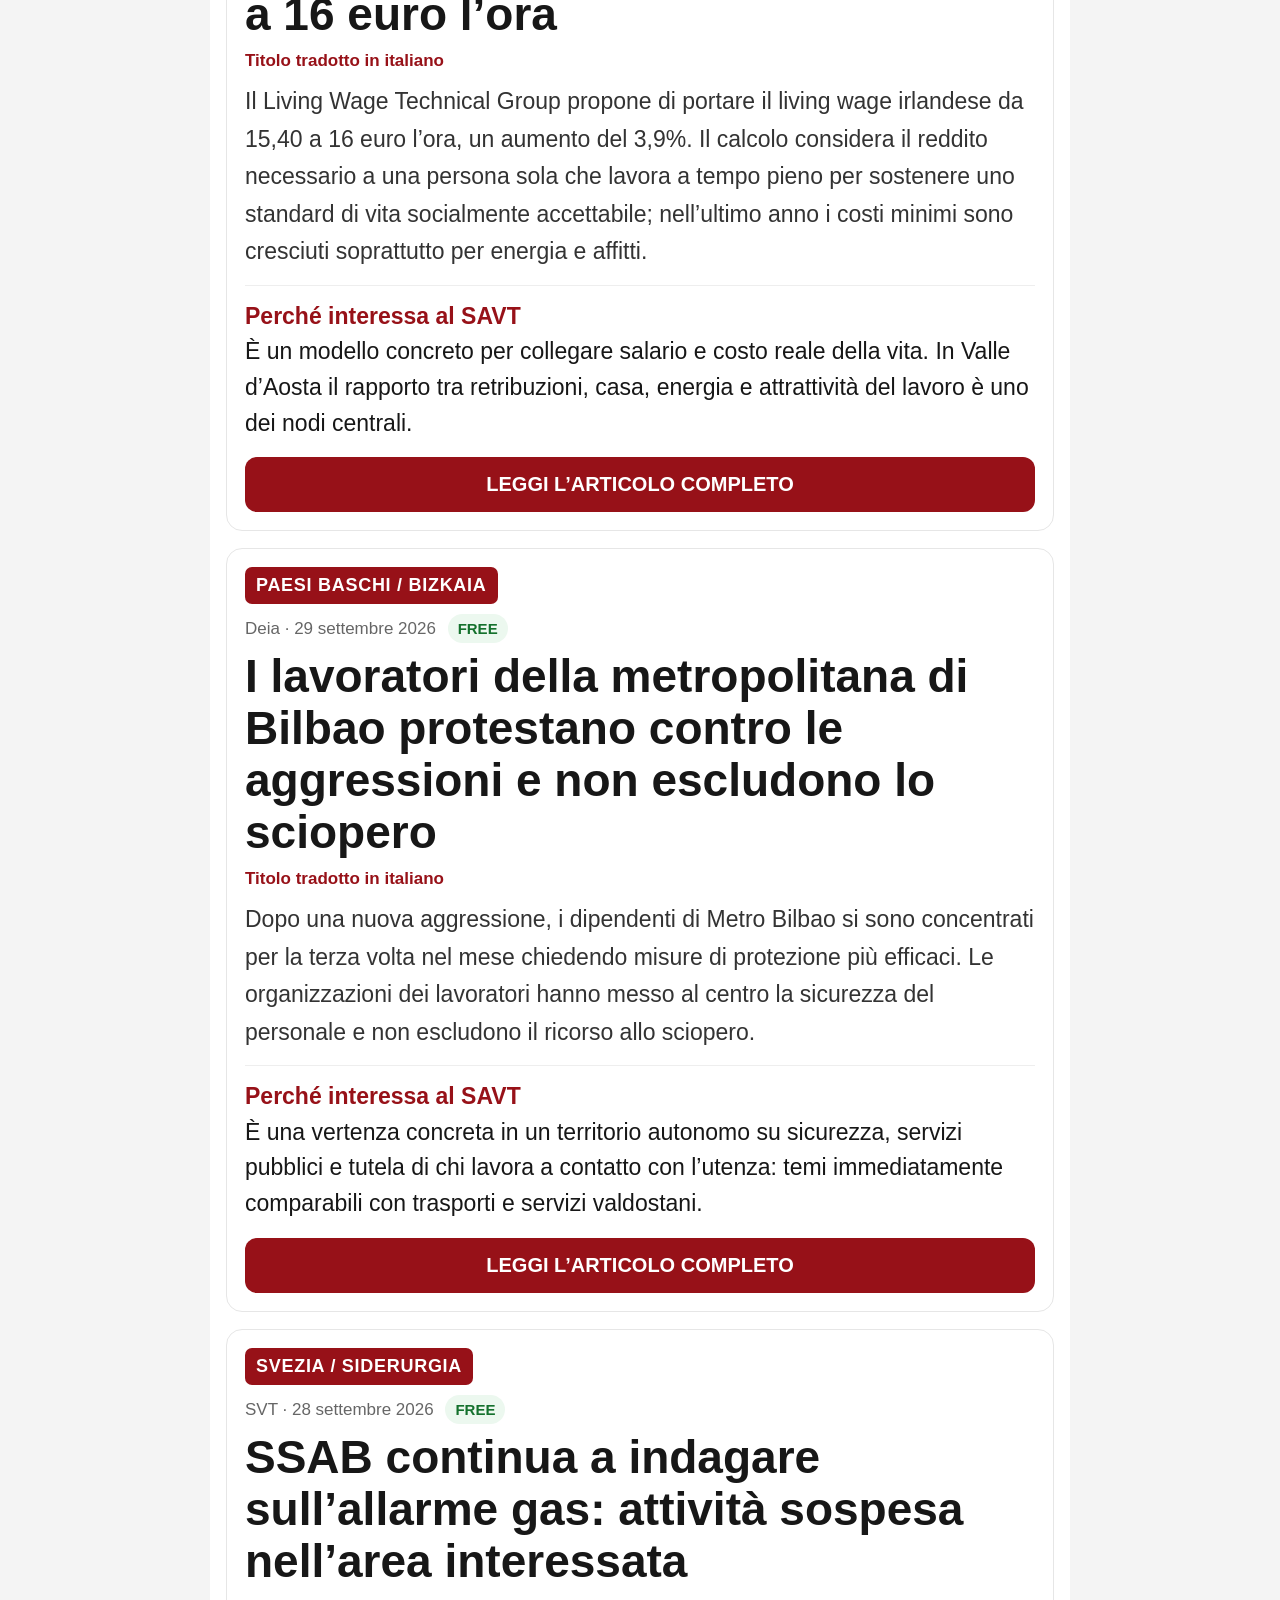
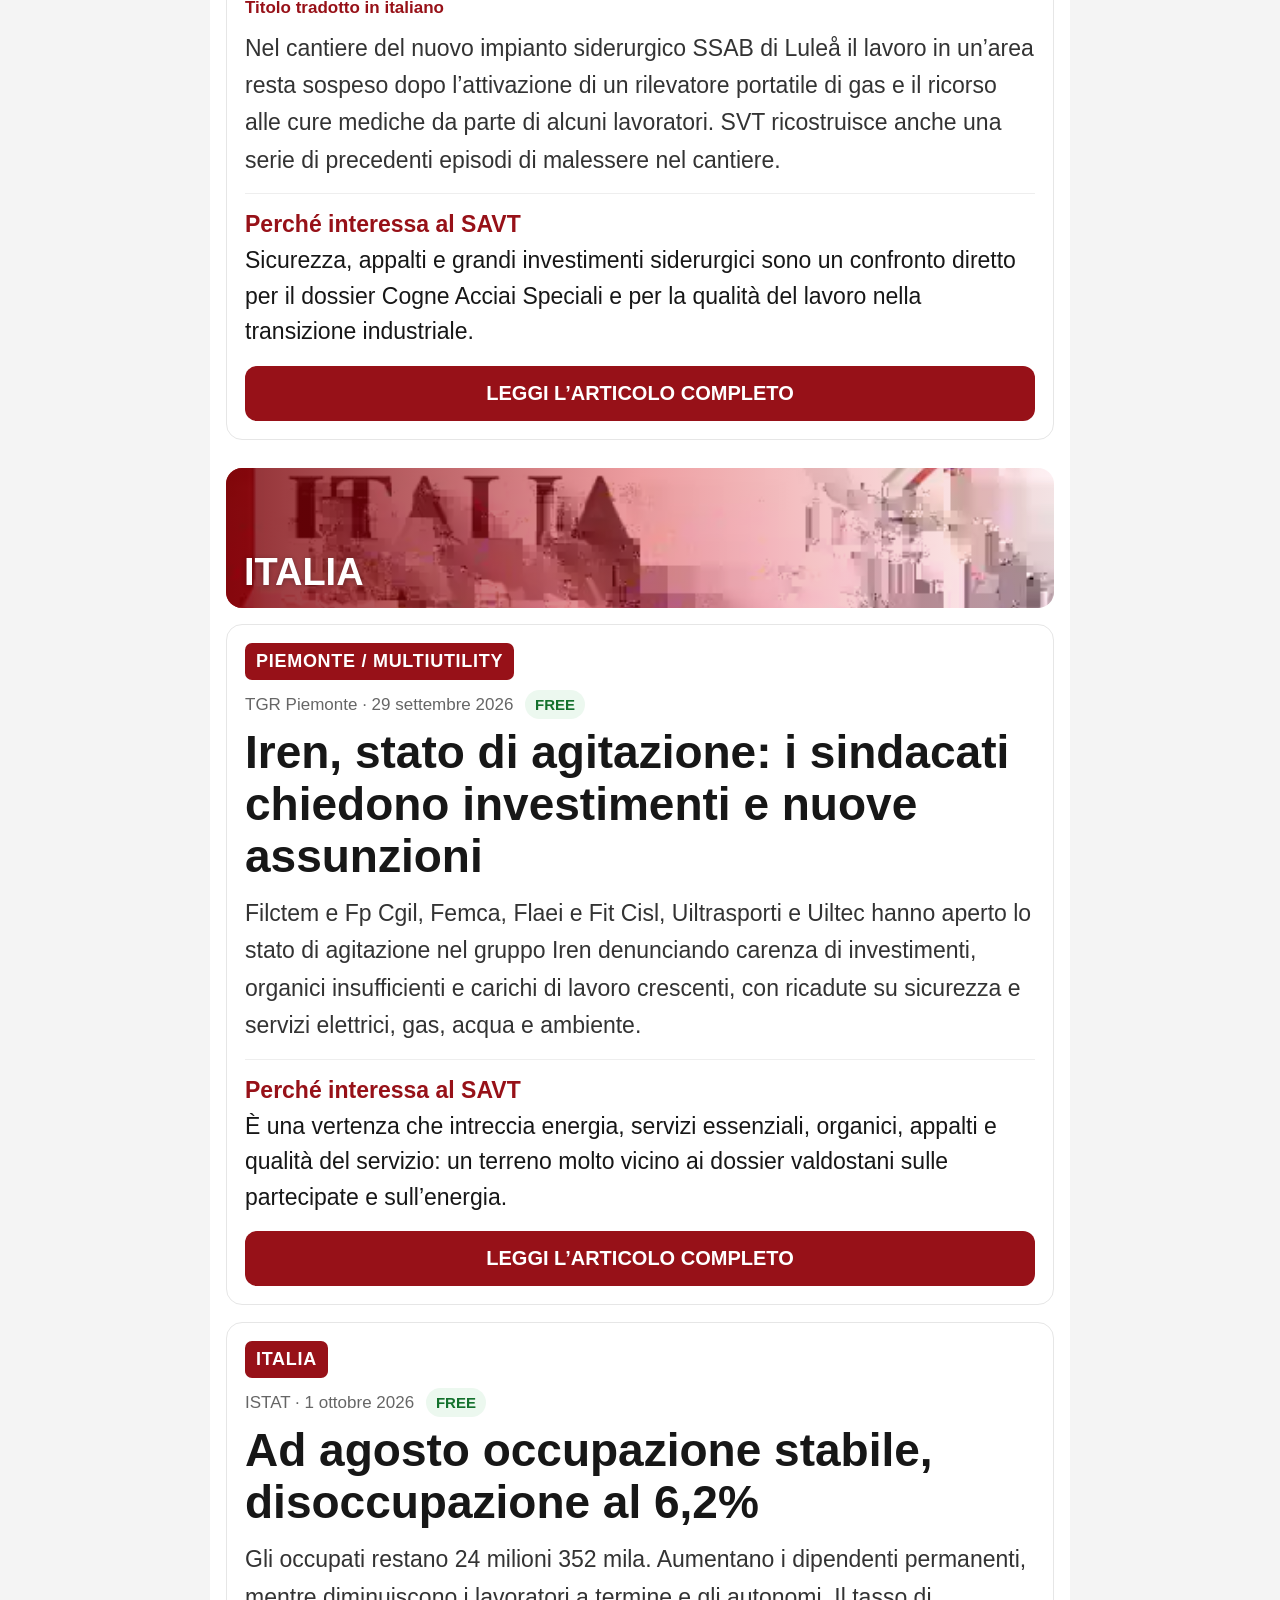
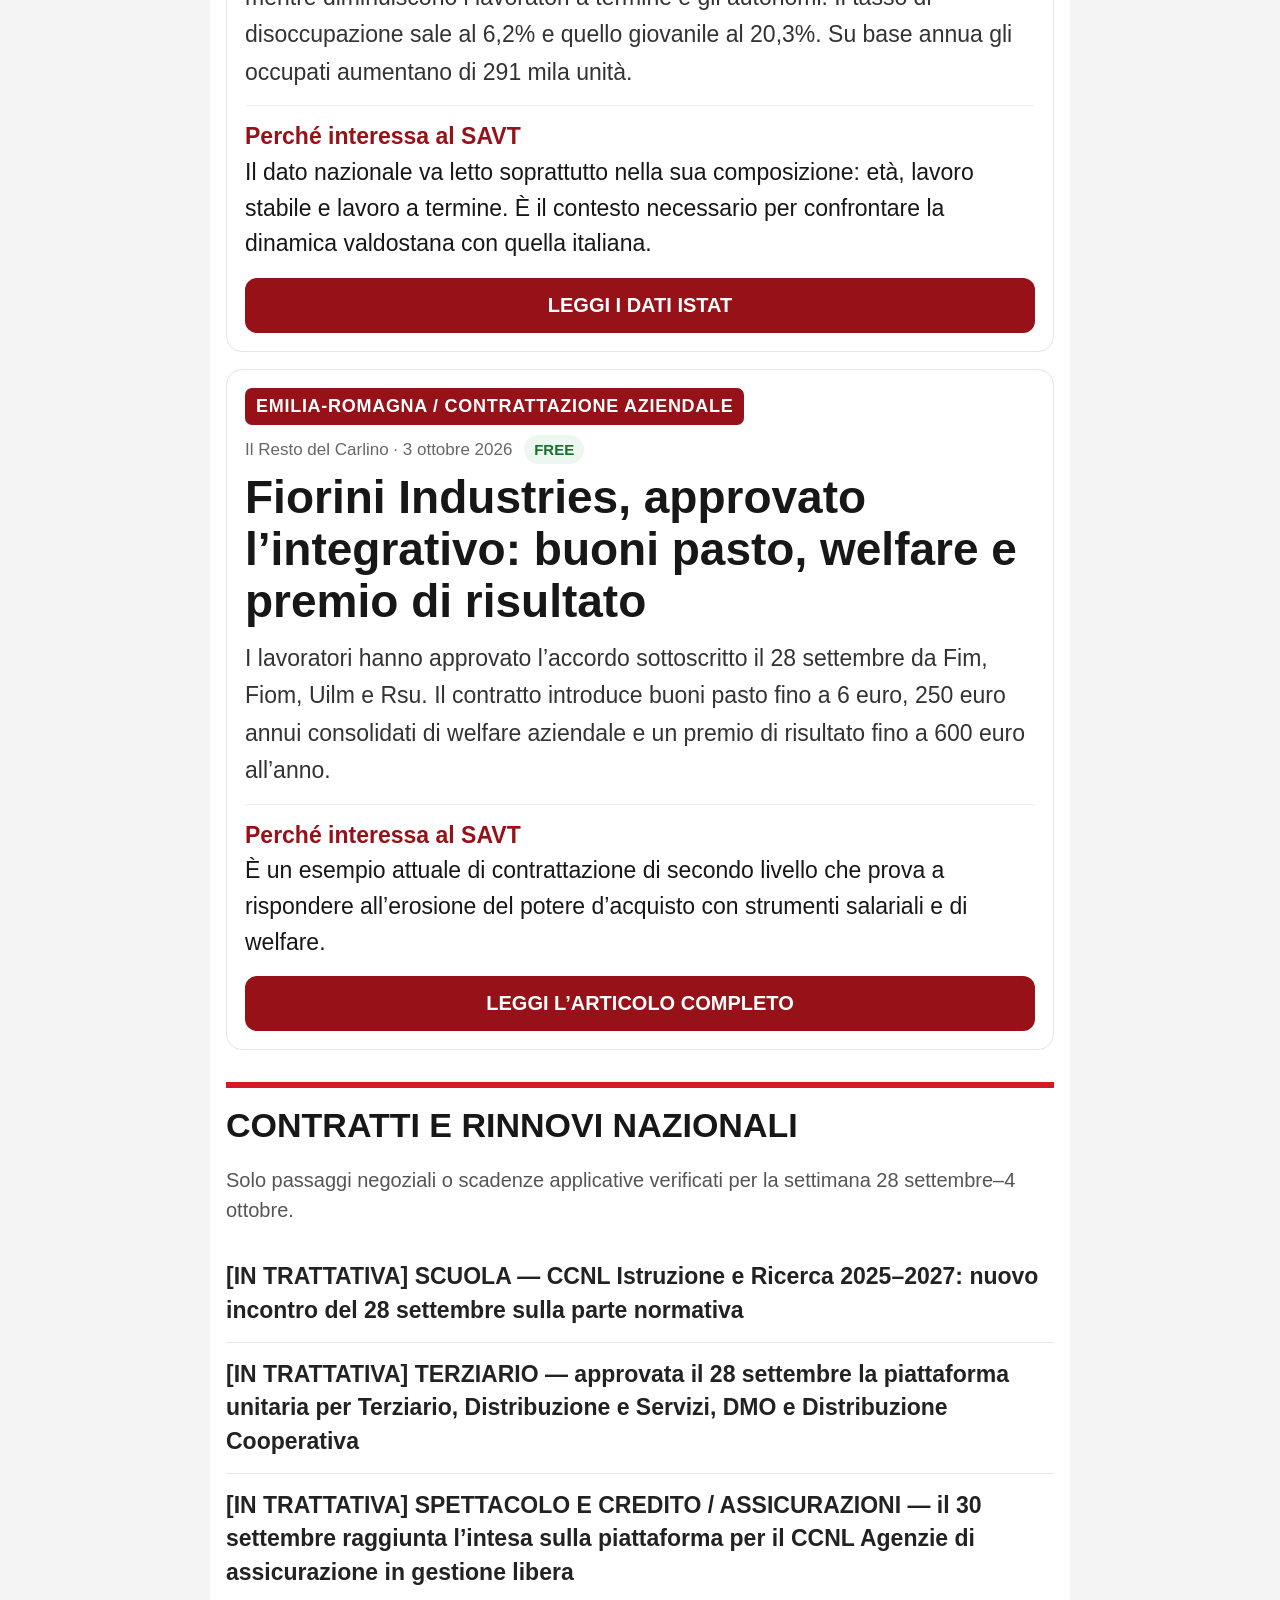
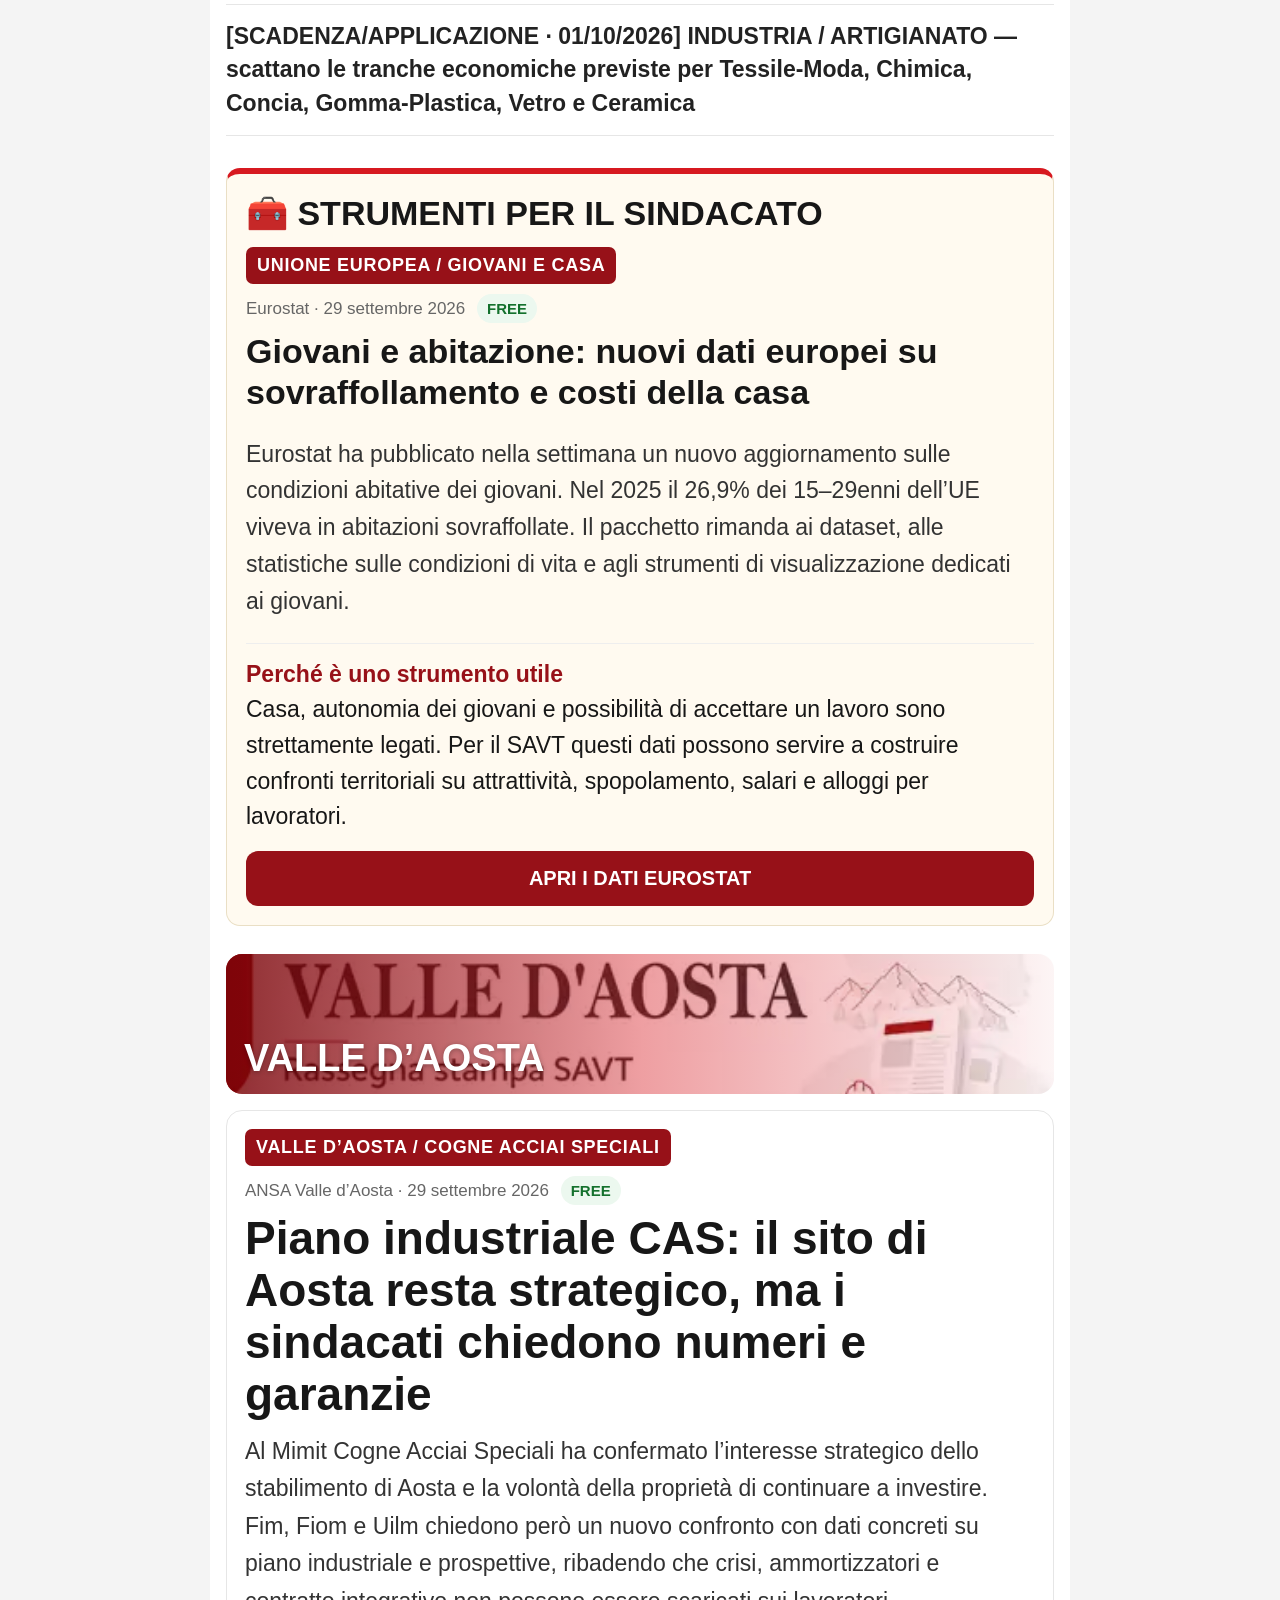
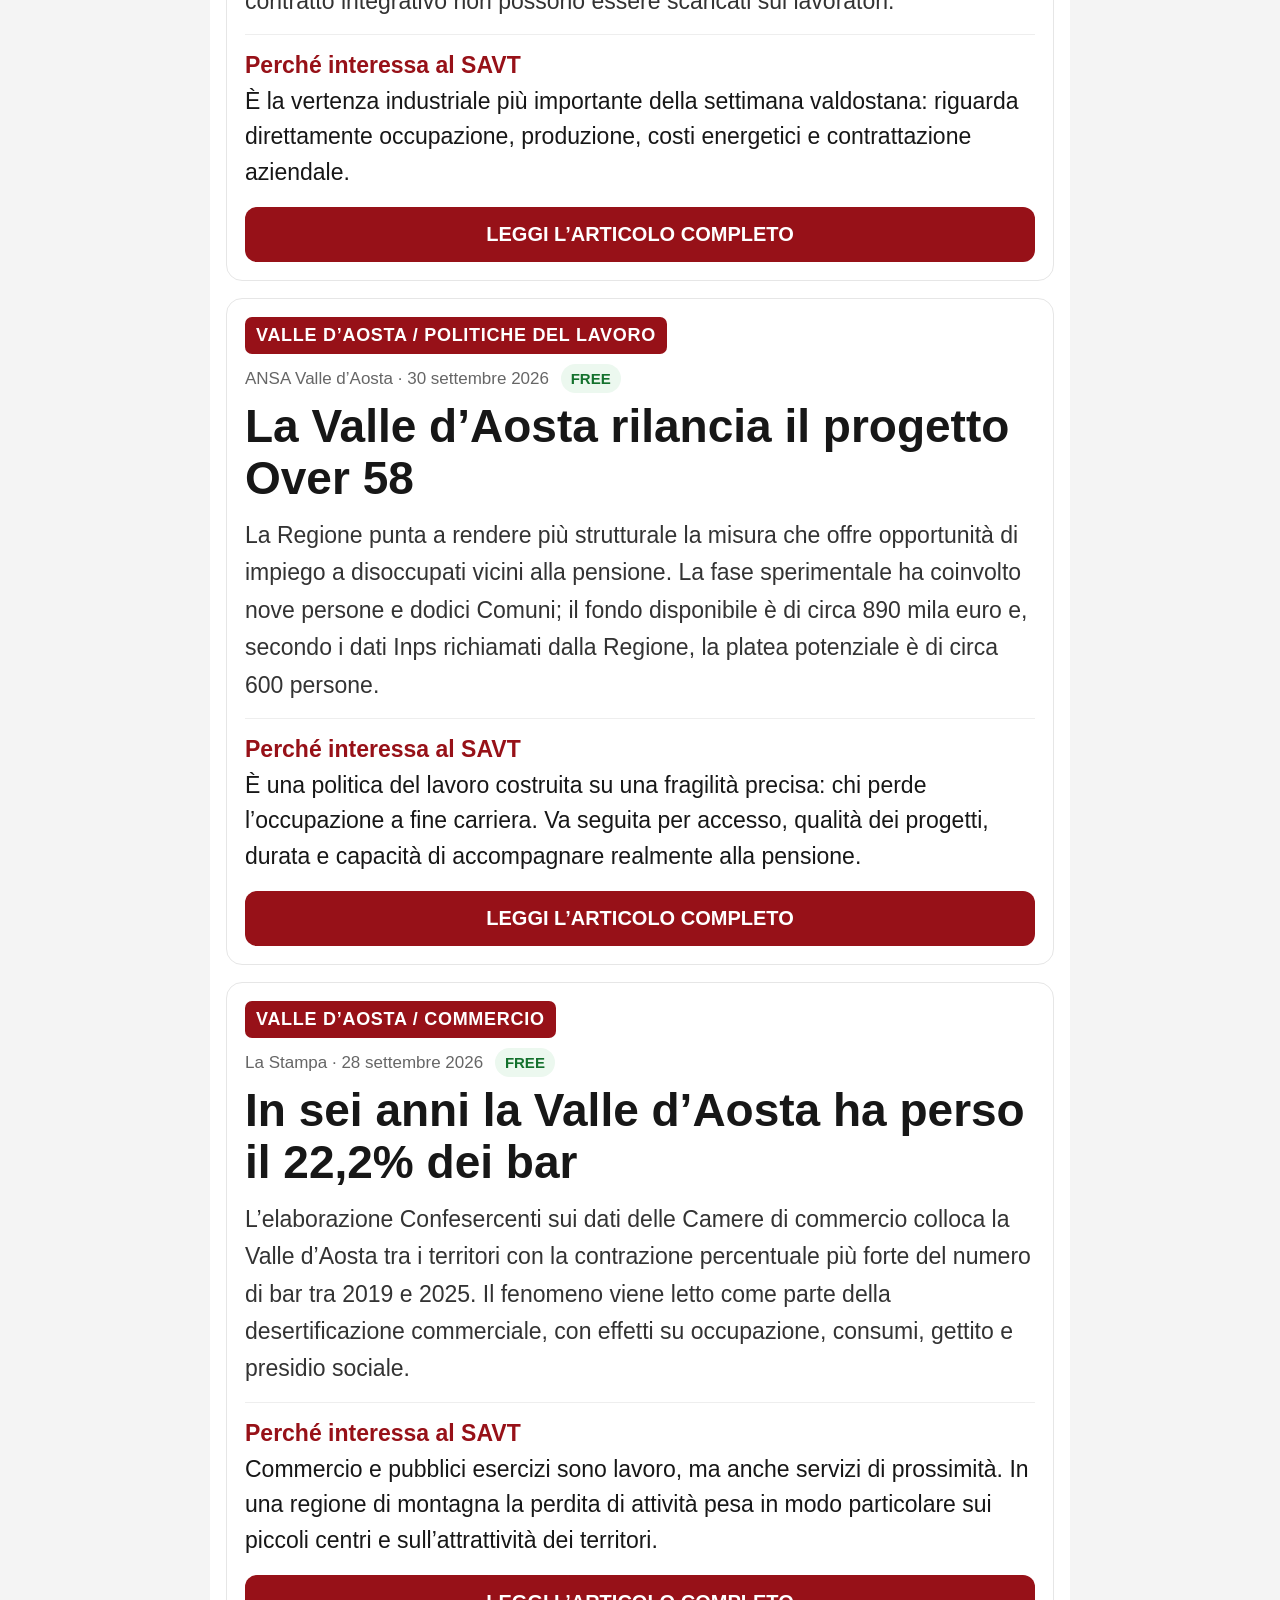
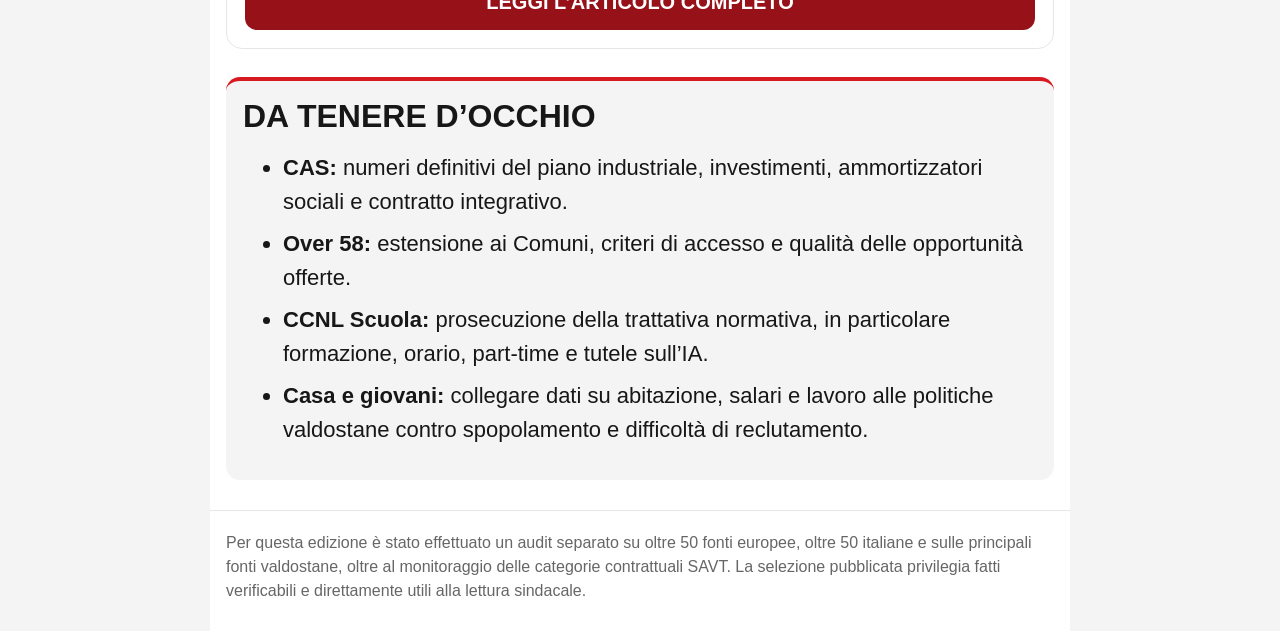
<file: archivio/2026-09-28-10-04/index.html>
<!DOCTYPE html>
<html lang="it">
<head>
<meta charset="utf-8">
<meta name="viewport" content="width=device-width,initial-scale=1">
<meta name="robots" content="noindex,nofollow">
<meta name="savt-build" content="2026-10-05-audit-verificato">
<title>Rassegna stampa SAVT — 28 settembre–4 ottobre 2026</title>
<style>
:root{--r:#d71920;--d:#971118;--i:#171717;--m:#666;--l:#e6e6e6;--s:#fff6f6}*{box-sizing:border-box}body{margin:0;background:#f4f4f4;color:var(--i);font-family:Arial,Helvetica,sans-serif}.page{max-width:860px;margin:auto;background:#fff;min-height:100vh}.topbar{background:var(--r);color:#fff;padding:14px 18px}.brand{font-size:22px;font-weight:900}.updated{font-size:14px;margin-top:3px;opacity:.9}header{padding:24px 18px 18px;border-bottom:1px solid var(--l)}.hero{display:grid;grid-template-columns:96px 1fr;gap:16px}.logo{width:96px;height:96px;object-fit:contain}.eyebrow{font-size:14px;font-weight:900;color:var(--d);letter-spacing:.08em;text-transform:uppercase;margin-bottom:6px}h1{font-size:42px;line-height:1.04;margin:0 0 8px;font-weight:900}.subtitle{font-size:22px;font-style:italic;margin-bottom:13px}.week{font-size:19px;font-weight:900;margin-bottom:10px}.intro{font-size:21px;line-height:1.55;color:#555}nav{display:flex;gap:9px;overflow-x:auto;white-space:nowrap;padding:14px 16px 6px}nav a{border:1px solid #e8b9bc;border-radius:999px;padding:10px 13px;text-decoration:none;color:var(--d);font-weight:800;font-size:17px}main{padding:10px 16px 30px}.highlight{background:var(--s);border:1px solid #f0d3d5;border-radius:18px;padding:16px;margin:8px 0 28px}.highlight h2{font-size:30px;margin:0 0 10px;color:var(--d)}.pick{display:block;color:#171717;text-decoration:none;padding:22px 0;border-bottom:1px solid #ddd}.pick:last-child{border-bottom:0}.pick strong{display:block;font-size:40px;line-height:1.15;margin-top:10px}.territory{display:inline-block;background:var(--d);color:#fff;border-radius:7px;padding:8px 11px;font-size:18px;font-weight:900;letter-spacing:.04em;margin-bottom:10px}.meta{font-size:17px;color:var(--m);margin-bottom:8px}.banner{position:relative;margin:28px 0 16px;border-radius:16px;overflow:hidden;background:var(--r);min-height:118px}.banner img{width:100%;height:140px;display:block;object-fit:cover}.banner:after{content:"";position:absolute;inset:0;background:linear-gradient(90deg,rgba(120,0,6,.82),rgba(215,25,32,.42),rgba(215,25,32,.04))}.banner h2{position:absolute;left:18px;bottom:14px;z-index:2;color:#fff;margin:0;font-size:38px;text-shadow:0 1px 5px rgba(0,0,0,.28)}.card{border:1px solid var(--l);border-radius:16px;padding:18px;margin-bottom:17px}.card h3{font-size:46px;line-height:1.13;margin:2px 0 12px}.card p{font-size:23px;line-height:1.63;color:#333;margin:0 0 14px}.translation{font-size:17px;font-weight:800;color:var(--d);margin:-2px 0 12px}.badge{display:inline-block;font-size:15px;font-weight:900;border-radius:999px;padding:6px 10px;margin-left:7px;background:#ecf8ef;color:#14712d}.badge.pay{background:#fff0d8;color:#8a4f00}.why{border-top:1px solid #eee;padding-top:13px;font-size:23px;line-height:1.55}.why strong{color:var(--d)}.cta{display:block;text-align:center;background:var(--d);color:#fff;text-decoration:none;font-size:20px;font-weight:900;border-radius:12px;padding:16px 18px;margin-top:16px}.contracts{border-top:6px solid var(--r);margin:32px 0 16px;padding-top:18px}.contracts h2{font-size:34px;margin:0 0 8px}.contracts p{font-size:20px;line-height:1.5;color:#555}.contracts ul{list-style:none;padding:0}.contracts li{border-bottom:1px solid var(--l);padding:15px 0}.contracts a{font-size:23px;line-height:1.45;font-weight:800;color:#222;text-decoration:none}.tool{background:#fffaf0;border:1px solid #eadfc5;border-top:6px solid var(--r);border-radius:14px;padding:19px;margin:32px 0 20px}.tool h2{font-size:34px;margin:0 0 14px}.tool h3{font-size:34px;line-height:1.2;margin:4px 0 12px}.tool p{font-size:23px;line-height:1.6;color:#333}.watch{background:#f4f4f4;border-top:4px solid var(--r);border-radius:14px;padding:17px;margin-top:28px}.watch h2{font-size:32px;margin:0 0 10px}.watch li{font-size:22px;line-height:1.55;margin:8px 0}footer{border-top:1px solid var(--l);padding:20px 16px 28px;color:#666;font-size:16px;line-height:1.5}@media(max-width:650px){.hero{grid-template-columns:82px 1fr}.logo{width:82px;height:82px}h1{font-size:40px}.pick strong{font-size:38px}.card h3{font-size:44px}.card p{font-size:23px}}
</style>
</head>
<body><div class="page" id="top">
<div class="topbar"><div class="brand">Rassegna digitale SAVT</div><div class="updated">Aggiornata al 5 ottobre 2026</div></div>
<header><div class="hero"><img class="logo" src="[data-uri]" alt="Logo SAVT"><div><div class="eyebrow">Rassegna settimanale</div><h1>RASSEGNA STAMPA SAVT</h1><div class="subtitle">Lavoro, diritti, territori</div><div class="week">Settimana 28 settembre–4 ottobre 2026</div><div class="intro">Una selezione editoriale mirata di notizie europee, italiane e valdostane utili al SAVT per leggere lavoro, contrattazione, servizi, sicurezza e futuro della comunità valdostana.</div></div></div></header>
<nav><a href="#europa">Europa</a><a href="#italia">Italia</a><a href="#contratti">Contratti</a><a href="#strumenti">Strumenti</a><a href="#vda">Valle d’Aosta</a><a href="../">Archivio</a></nav>
<main>

<section class="highlight"><h2>★ LE 3 DA LEGGERE</h2>
<a class="pick" href="#top-europa"><span class="territory">IRLANDA</span><div class="meta">RTÉ · 28 settembre 2026 · FREE</div><strong>Il salario dignitoso dovrebbe salire a 16 euro l’ora</strong></a>
<a class="pick" href="#top-italia"><span class="territory">PIEMONTE / MULTIUTILITY</span><div class="meta">TGR Piemonte · 29 settembre 2026 · FREE</div><strong>Iren, stato di agitazione: i sindacati chiedono investimenti e nuove assunzioni</strong></a>
<a class="pick" href="#top-vda"><span class="territory">VALLE D’AOSTA / COGNE ACCIAI SPECIALI</span><div class="meta">ANSA Valle d’Aosta · 29 settembre 2026 · FREE</div><strong>Piano industriale CAS: il sito di Aosta resta strategico, ma i sindacati chiedono numeri e garanzie</strong></a>
</section>

<section id="europa"><div class="banner"><img src="[data-uri]" alt="" aria-hidden="true"><h2>EUROPA</h2></div>
<article class="card" id="top-europa"><div class="territory">IRLANDA</div><div class="meta">RTÉ · 28 settembre 2026 <span class="badge">FREE</span></div><h3>Il salario dignitoso dovrebbe salire a 16 euro l’ora</h3><div class="translation">Titolo tradotto in italiano</div><p>Il Living Wage Technical Group propone di portare il living wage irlandese da 15,40 a 16 euro l’ora, un aumento del 3,9%. Il calcolo considera il reddito necessario a una persona sola che lavora a tempo pieno per sostenere uno standard di vita socialmente accettabile; nell’ultimo anno i costi minimi sono cresciuti soprattutto per energia e affitti.</p><div class="why"><strong>Perché interessa al SAVT</strong><br>È un modello concreto per collegare salario e costo reale della vita. In Valle d’Aosta il rapporto tra retribuzioni, casa, energia e attrattività del lavoro è uno dei nodi centrali.</div><a class="cta" href="https://www.rte.ie/news/ireland/2026/0928/1593215-living-wage/">LEGGI L’ARTICOLO COMPLETO</a></article>

<article class="card"><div class="territory">PAESI BASCHI / BIZKAIA</div><div class="meta">Deia · 29 settembre 2026 <span class="badge">FREE</span></div><h3>I lavoratori della metropolitana di Bilbao protestano contro le aggressioni e non escludono lo sciopero</h3><div class="translation">Titolo tradotto in italiano</div><p>Dopo una nuova aggressione, i dipendenti di Metro Bilbao si sono concentrati per la terza volta nel mese chiedendo misure di protezione più efficaci. Le organizzazioni dei lavoratori hanno messo al centro la sicurezza del personale e non escludono il ricorso allo sciopero.</p><div class="why"><strong>Perché interessa al SAVT</strong><br>È una vertenza concreta in un territorio autonomo su sicurezza, servizi pubblici e tutela di chi lavora a contatto con l’utenza: temi immediatamente comparabili con trasporti e servizi valdostani.</div><a class="cta" href="https://www.deia.eus/bizkaia/2026/09/29/trabajadores-metro-bilbao-descartan-huelga-11596600.html">LEGGI L’ARTICOLO COMPLETO</a></article>

<article class="card"><div class="territory">SVEZIA / SIDERURGIA</div><div class="meta">SVT · 28 settembre 2026 <span class="badge">FREE</span></div><h3>SSAB continua a indagare sull’allarme gas: attività sospesa nell’area interessata</h3><div class="translation">Titolo tradotto in italiano</div><p>Nel cantiere del nuovo impianto siderurgico SSAB di Luleå il lavoro in un’area resta sospeso dopo l’attivazione di un rilevatore portatile di gas e il ricorso alle cure mediche da parte di alcuni lavoratori. SVT ricostruisce anche una serie di precedenti episodi di malessere nel cantiere.</p><div class="why"><strong>Perché interessa al SAVT</strong><br>Sicurezza, appalti e grandi investimenti siderurgici sono un confronto diretto per il dossier Cogne Acciai Speciali e per la qualità del lavoro nella transizione industriale.</div><a class="cta" href="https://www.svt.se/nyheter/lokalt/norrbotten/ssab-fortsatter-att-utreda-gaslarmet-arbetet-pausat">LEGGI L’ARTICOLO COMPLETO</a></article>
</section>

<section id="italia"><div class="banner"><img src="[data-uri]" alt="" aria-hidden="true"><h2>ITALIA</h2></div>
<article class="card" id="top-italia"><div class="territory">PIEMONTE / MULTIUTILITY</div><div class="meta">TGR Piemonte · 29 settembre 2026 <span class="badge">FREE</span></div><h3>Iren, stato di agitazione: i sindacati chiedono investimenti e nuove assunzioni</h3><p>Filctem e Fp Cgil, Femca, Flaei e Fit Cisl, Uiltrasporti e Uiltec hanno aperto lo stato di agitazione nel gruppo Iren denunciando carenza di investimenti, organici insufficienti e carichi di lavoro crescenti, con ricadute su sicurezza e servizi elettrici, gas, acqua e ambiente.</p><div class="why"><strong>Perché interessa al SAVT</strong><br>È una vertenza che intreccia energia, servizi essenziali, organici, appalti e qualità del servizio: un terreno molto vicino ai dossier valdostani sulle partecipate e sull’energia.</div><a class="cta" href="https://www.rainews.it/tgr/piemonte/articoli/2026/09/iren-stato-di-agitazione-carenza-di-investimenti-e-di-personale-573937c8-df12-47f8-821b-3bae22bd1bd4.html">LEGGI L’ARTICOLO COMPLETO</a></article>

<article class="card"><div class="territory">ITALIA</div><div class="meta">ISTAT · 1 ottobre 2026 <span class="badge">FREE</span></div><h3>Ad agosto occupazione stabile, disoccupazione al 6,2%</h3><p>Gli occupati restano 24 milioni 352 mila. Aumentano i dipendenti permanenti, mentre diminuiscono i lavoratori a termine e gli autonomi. Il tasso di disoccupazione sale al 6,2% e quello giovanile al 20,3%. Su base annua gli occupati aumentano di 291 mila unità.</p><div class="why"><strong>Perché interessa al SAVT</strong><br>Il dato nazionale va letto soprattutto nella sua composizione: età, lavoro stabile e lavoro a termine. È il contesto necessario per confrontare la dinamica valdostana con quella italiana.</div><a class="cta" href="https://www.istat.it/comunicato-stampa/occupati-e-disoccupati-dati-provvisori-agosto-2026/">LEGGI I DATI ISTAT</a></article>

<article class="card"><div class="territory">EMILIA-ROMAGNA / CONTRATTAZIONE AZIENDALE</div><div class="meta">Il Resto del Carlino · 3 ottobre 2026 <span class="badge">FREE</span></div><h3>Fiorini Industries, approvato l’integrativo: buoni pasto, welfare e premio di risultato</h3><p>I lavoratori hanno approvato l’accordo sottoscritto il 28 settembre da Fim, Fiom, Uilm e Rsu. Il contratto introduce buoni pasto fino a 6 euro, 250 euro annui consolidati di welfare aziendale e un premio di risultato fino a 600 euro all’anno.</p><div class="why"><strong>Perché interessa al SAVT</strong><br>È un esempio attuale di contrattazione di secondo livello che prova a rispondere all’erosione del potere d’acquisto con strumenti salariali e di welfare.</div><a class="cta" href="https://www.ilrestodelcarlino.it/forli/cronaca/fiorini-industries-intesa-sullintegrativo-aiuti-2949bd6e">LEGGI L’ARTICOLO COMPLETO</a></article>
</section>

<section class="contracts" id="contratti"><h2>CONTRATTI E RINNOVI NAZIONALI</h2><p>Solo passaggi negoziali o scadenze applicative verificati per la settimana 28 settembre–4 ottobre.</p><ul>
<li><a href="https://uilscuola.it/ccnl-2025-2027-parte-normativa-accolte-diverse-richieste-della-uil-scuola-il-confronto-prosegue/">[IN TRATTATIVA] SCUOLA — CCNL Istruzione e Ricerca 2025–2027: nuovo incontro del 28 settembre sulla parte normativa</a></li>
<li><a href="https://fisascat.it/news/terziario-privato-assemblea">[IN TRATTATIVA] TERZIARIO — approvata il 28 settembre la piattaforma unitaria per Terziario, Distribuzione e Servizi, DMO e Distribuzione Cooperativa</a></li>
<li><a href="https://www.firstcisl.it/2026/09/contratto-nazionale-appalto-raggiunta-lintesa-per-la-piattaforma/">[IN TRATTATIVA] SPETTACOLO E CREDITO / ASSICURAZIONI — il 30 settembre raggiunta l’intesa sulla piattaforma per il CCNL Agenzie di assicurazione in gestione libera</a></li>
<li><a href="https://toscanacentro.cna.it/sottoscritto-il-rinnovo-del-ccnl-area-tessile-moda-chimica-ceramica/">[SCADENZA/APPLICAZIONE · 01/10/2026] INDUSTRIA / ARTIGIANATO — scattano le tranche economiche previste per Tessile-Moda, Chimica, Concia, Gomma-Plastica, Vetro e Ceramica</a></li>
</ul></section>

<section class="tool" id="strumenti"><h2>🧰 STRUMENTI PER IL SINDACATO</h2><div class="territory">UNIONE EUROPEA / GIOVANI E CASA</div><div class="meta">Eurostat · 29 settembre 2026 <span class="badge">FREE</span></div><h3>Giovani e abitazione: nuovi dati europei su sovraffollamento e costi della casa</h3><p>Eurostat ha pubblicato nella settimana un nuovo aggiornamento sulle condizioni abitative dei giovani. Nel 2025 il 26,9% dei 15–29enni dell’UE viveva in abitazioni sovraffollate. Il pacchetto rimanda ai dataset, alle statistiche sulle condizioni di vita e agli strumenti di visualizzazione dedicati ai giovani.</p><div class="why"><strong>Perché è uno strumento utile</strong><br>Casa, autonomia dei giovani e possibilità di accettare un lavoro sono strettamente legati. Per il SAVT questi dati possono servire a costruire confronti territoriali su attrattività, spopolamento, salari e alloggi per lavoratori.</div><a class="cta" href="https://ec.europa.eu/eurostat/web/products-eurostat-news/w/ddn-20260929-2">APRI I DATI EUROSTAT</a></section>

<section id="vda"><div class="banner"><img src="[data-uri]" alt="" aria-hidden="true"><h2>VALLE D’AOSTA</h2></div>
<article class="card" id="top-vda"><div class="territory">VALLE D’AOSTA / COGNE ACCIAI SPECIALI</div><div class="meta">ANSA Valle d’Aosta · 29 settembre 2026 <span class="badge">FREE</span></div><h3>Piano industriale CAS: il sito di Aosta resta strategico, ma i sindacati chiedono numeri e garanzie</h3><p>Al Mimit Cogne Acciai Speciali ha confermato l’interesse strategico dello stabilimento di Aosta e la volontà della proprietà di continuare a investire. Fim, Fiom e Uilm chiedono però un nuovo confronto con dati concreti su piano industriale e prospettive, ribadendo che crisi, ammortizzatori e contratto integrativo non possono essere scaricati sui lavoratori.</p><div class="why"><strong>Perché interessa al SAVT</strong><br>È la vertenza industriale più importante della settimana valdostana: riguarda direttamente occupazione, produzione, costi energetici e contrattazione aziendale.</div><a class="cta" href="https://www.ansa.it/valledaosta/notizie/2026/09/29/dopo-incontro-al-mimit-sindacati-preoccupati-per-cogne-acciai-speciali_c9fdf937-b85d-4188-88a9-7b3224977d1a.html">LEGGI L’ARTICOLO COMPLETO</a></article>

<article class="card"><div class="territory">VALLE D’AOSTA / POLITICHE DEL LAVORO</div><div class="meta">ANSA Valle d’Aosta · 30 settembre 2026 <span class="badge">FREE</span></div><h3>La Valle d’Aosta rilancia il progetto Over 58</h3><p>La Regione punta a rendere più strutturale la misura che offre opportunità di impiego a disoccupati vicini alla pensione. La fase sperimentale ha coinvolto nove persone e dodici Comuni; il fondo disponibile è di circa 890 mila euro e, secondo i dati Inps richiamati dalla Regione, la platea potenziale è di circa 600 persone.</p><div class="why"><strong>Perché interessa al SAVT</strong><br>È una politica del lavoro costruita su una fragilità precisa: chi perde l’occupazione a fine carriera. Va seguita per accesso, qualità dei progetti, durata e capacità di accompagnare realmente alla pensione.</div><a class="cta" href="https://videoembed.ansa.it/valledaosta/notizie/2026/09/30/lavoro-valle-daosta-rilancia-il-progetto-over-58_f84eac64-8792-40ce-9b49-8f5a87f36d03.html">LEGGI L’ARTICOLO COMPLETO</a></article>

<article class="card"><div class="territory">VALLE D’AOSTA / COMMERCIO</div><div class="meta">La Stampa · 28 settembre 2026 <span class="badge">FREE</span></div><h3>In sei anni la Valle d’Aosta ha perso il 22,2% dei bar</h3><p>L’elaborazione Confesercenti sui dati delle Camere di commercio colloca la Valle d’Aosta tra i territori con la contrazione percentuale più forte del numero di bar tra 2019 e 2025. Il fenomeno viene letto come parte della desertificazione commerciale, con effetti su occupazione, consumi, gettito e presidio sociale.</p><div class="why"><strong>Perché interessa al SAVT</strong><br>Commercio e pubblici esercizi sono lavoro, ma anche servizi di prossimità. In una regione di montagna la perdita di attività pesa in modo particolare sui piccoli centri e sull’attrattività dei territori.</div><a class="cta" href="https://www.lastampa.it/aosta/2026/09/28/news/crisi_bar_valle_d_aosta_commercio-15751200/">LEGGI L’ARTICOLO COMPLETO</a></article>
</section>

<section class="watch"><h2>DA TENERE D’OCCHIO</h2><ul>
<li><strong>CAS:</strong> numeri definitivi del piano industriale, investimenti, ammortizzatori sociali e contratto integrativo.</li>
<li><strong>Over 58:</strong> estensione ai Comuni, criteri di accesso e qualità delle opportunità offerte.</li>
<li><strong>CCNL Scuola:</strong> prosecuzione della trattativa normativa, in particolare formazione, orario, part-time e tutele sull’IA.</li>
<li><strong>Casa e giovani:</strong> collegare dati su abitazione, salari e lavoro alle politiche valdostane contro spopolamento e difficoltà di reclutamento.</li>
</ul></section>

</main>
<footer>Per questa edizione è stato effettuato un audit separato su oltre 50 fonti europee, oltre 50 italiane e sulle principali fonti valdostane, oltre al monitoraggio delle categorie contrattuali SAVT. La selezione pubblicata privilegia fatti verificabili e direttamente utili alla lettura sindacale.</footer>
</div></body></html>
</file>
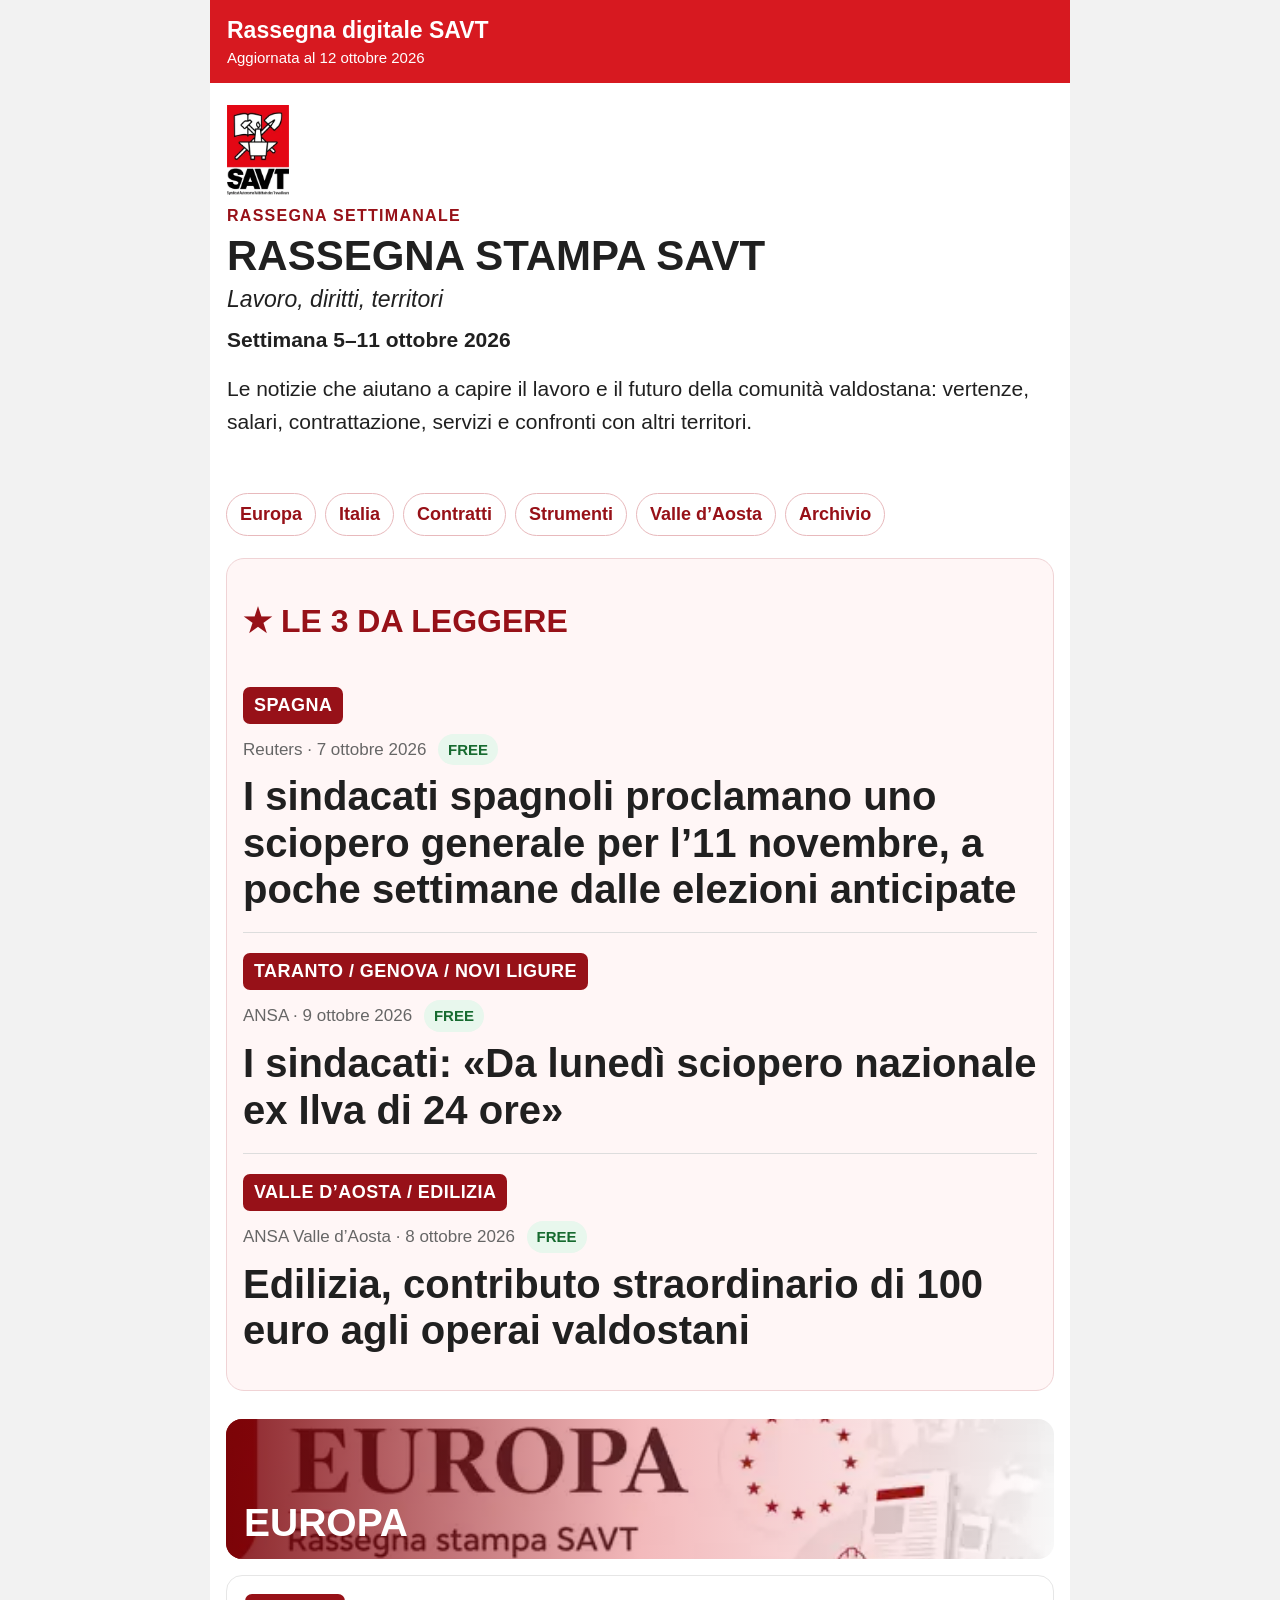
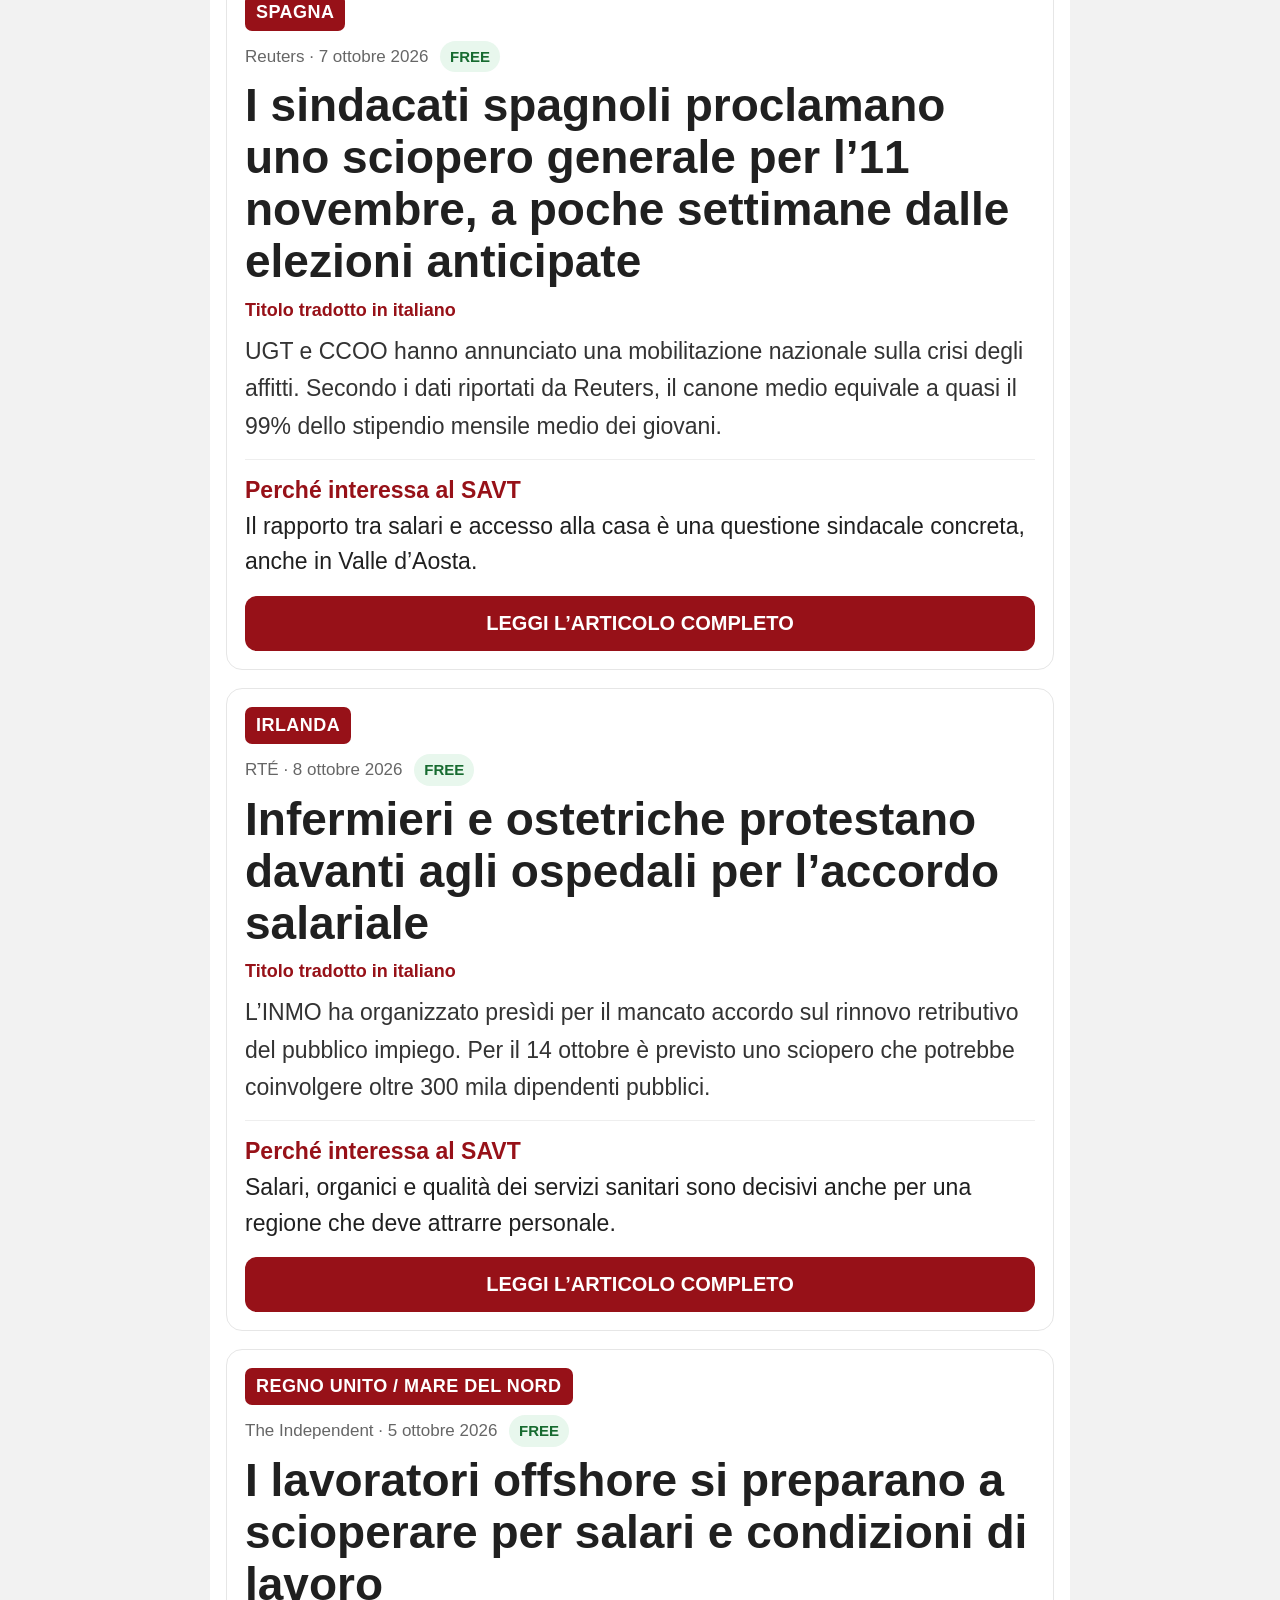
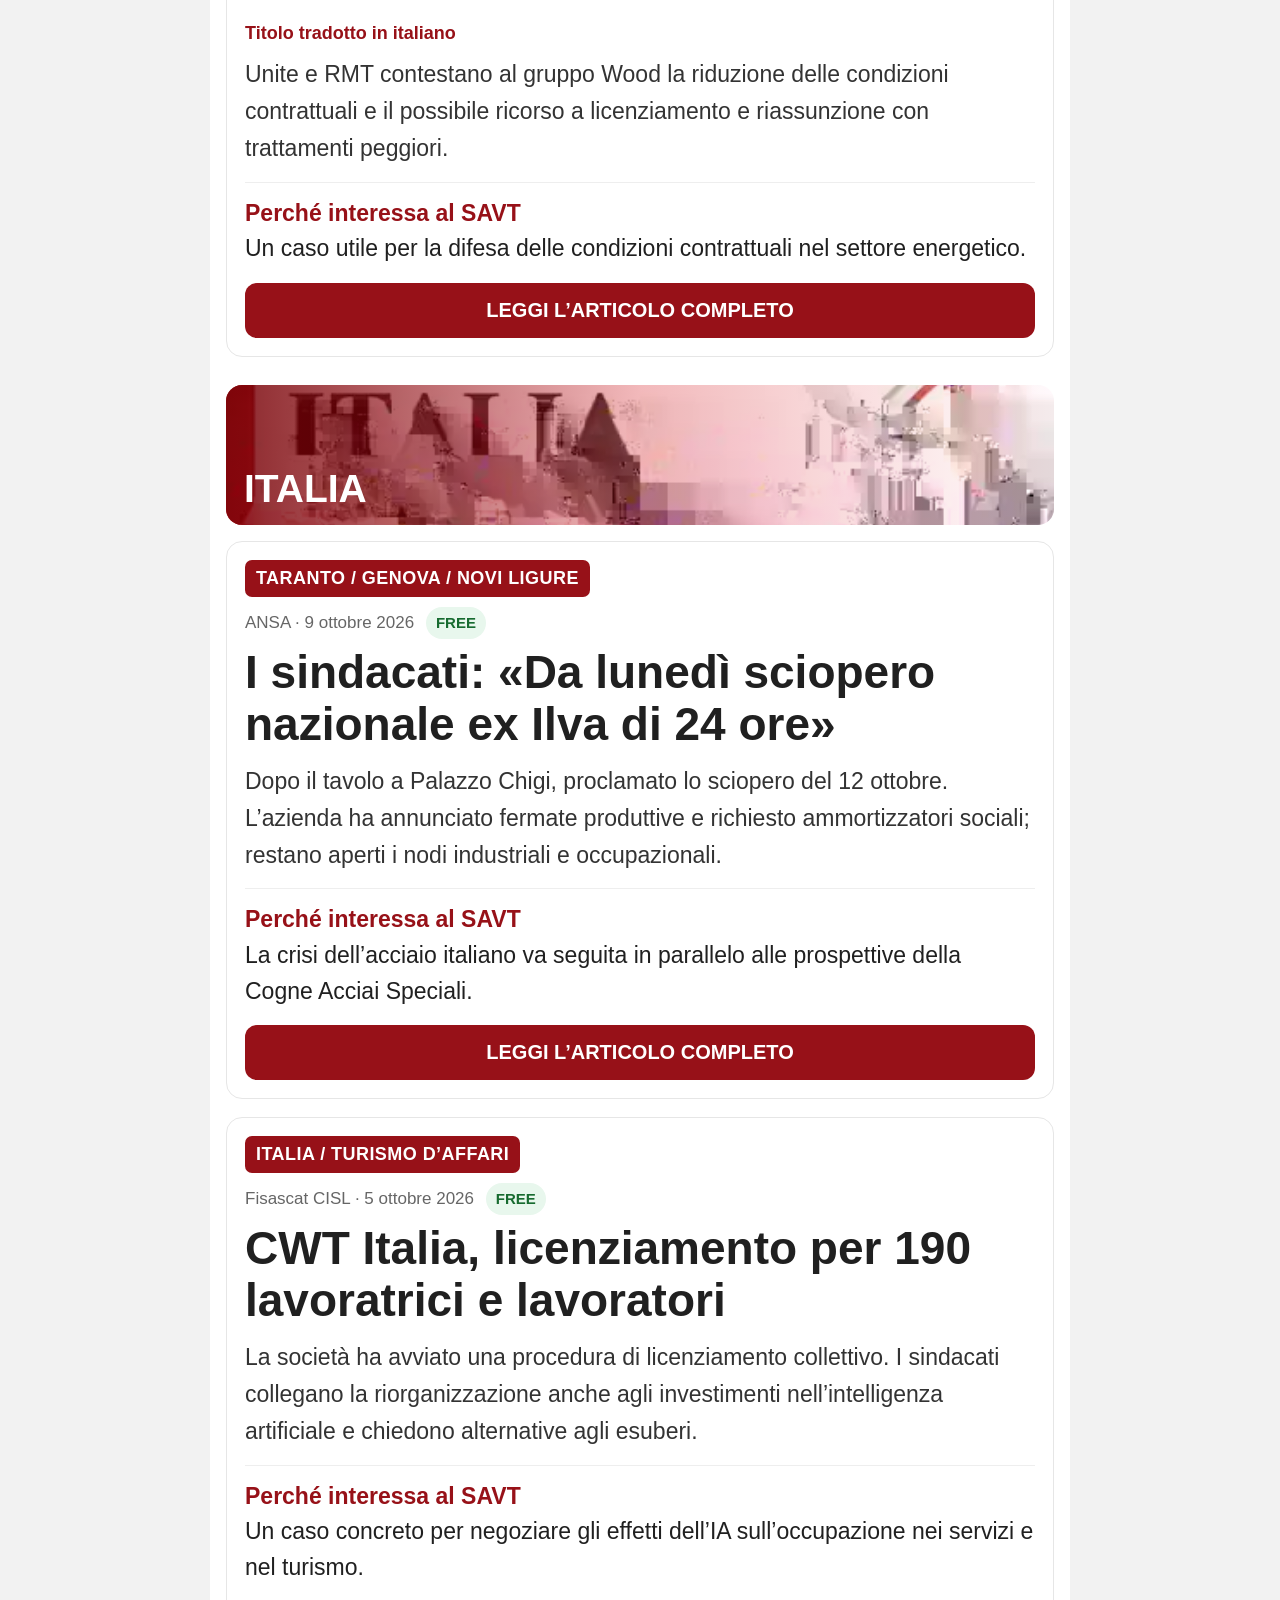
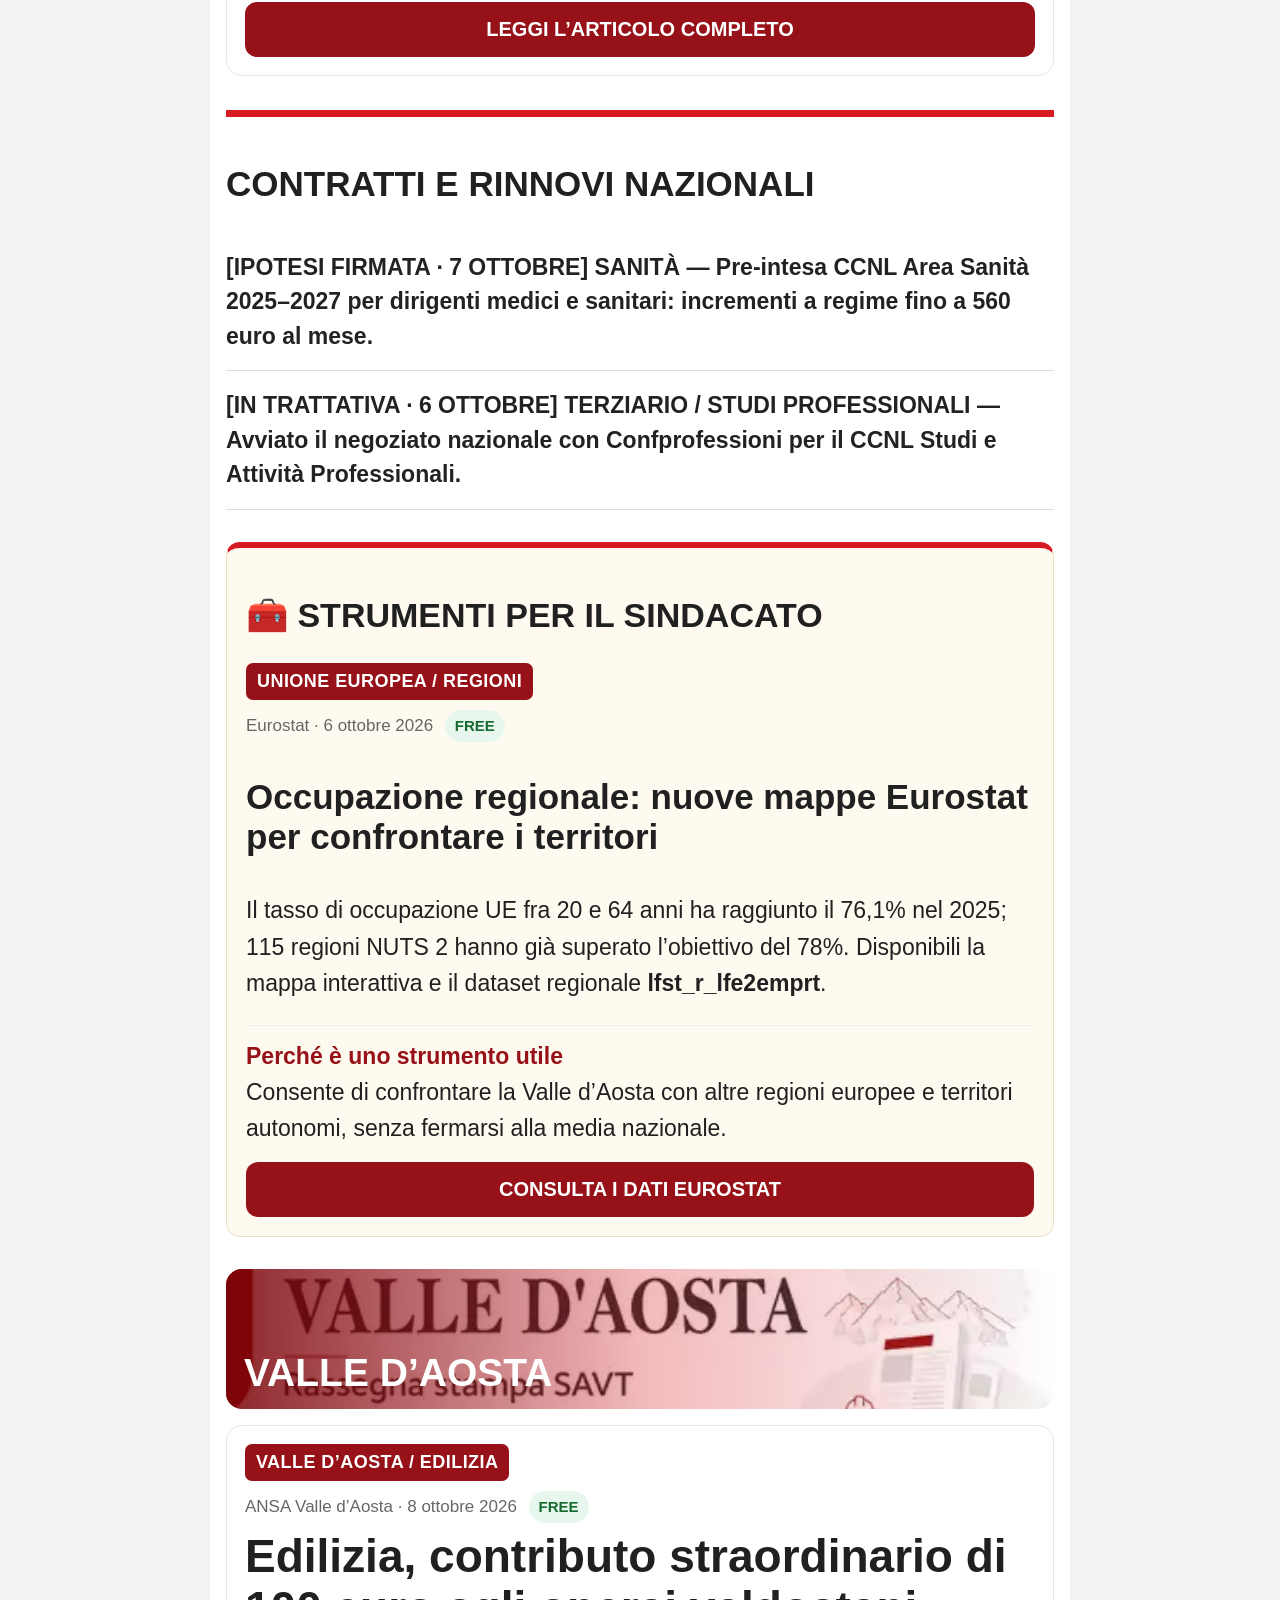
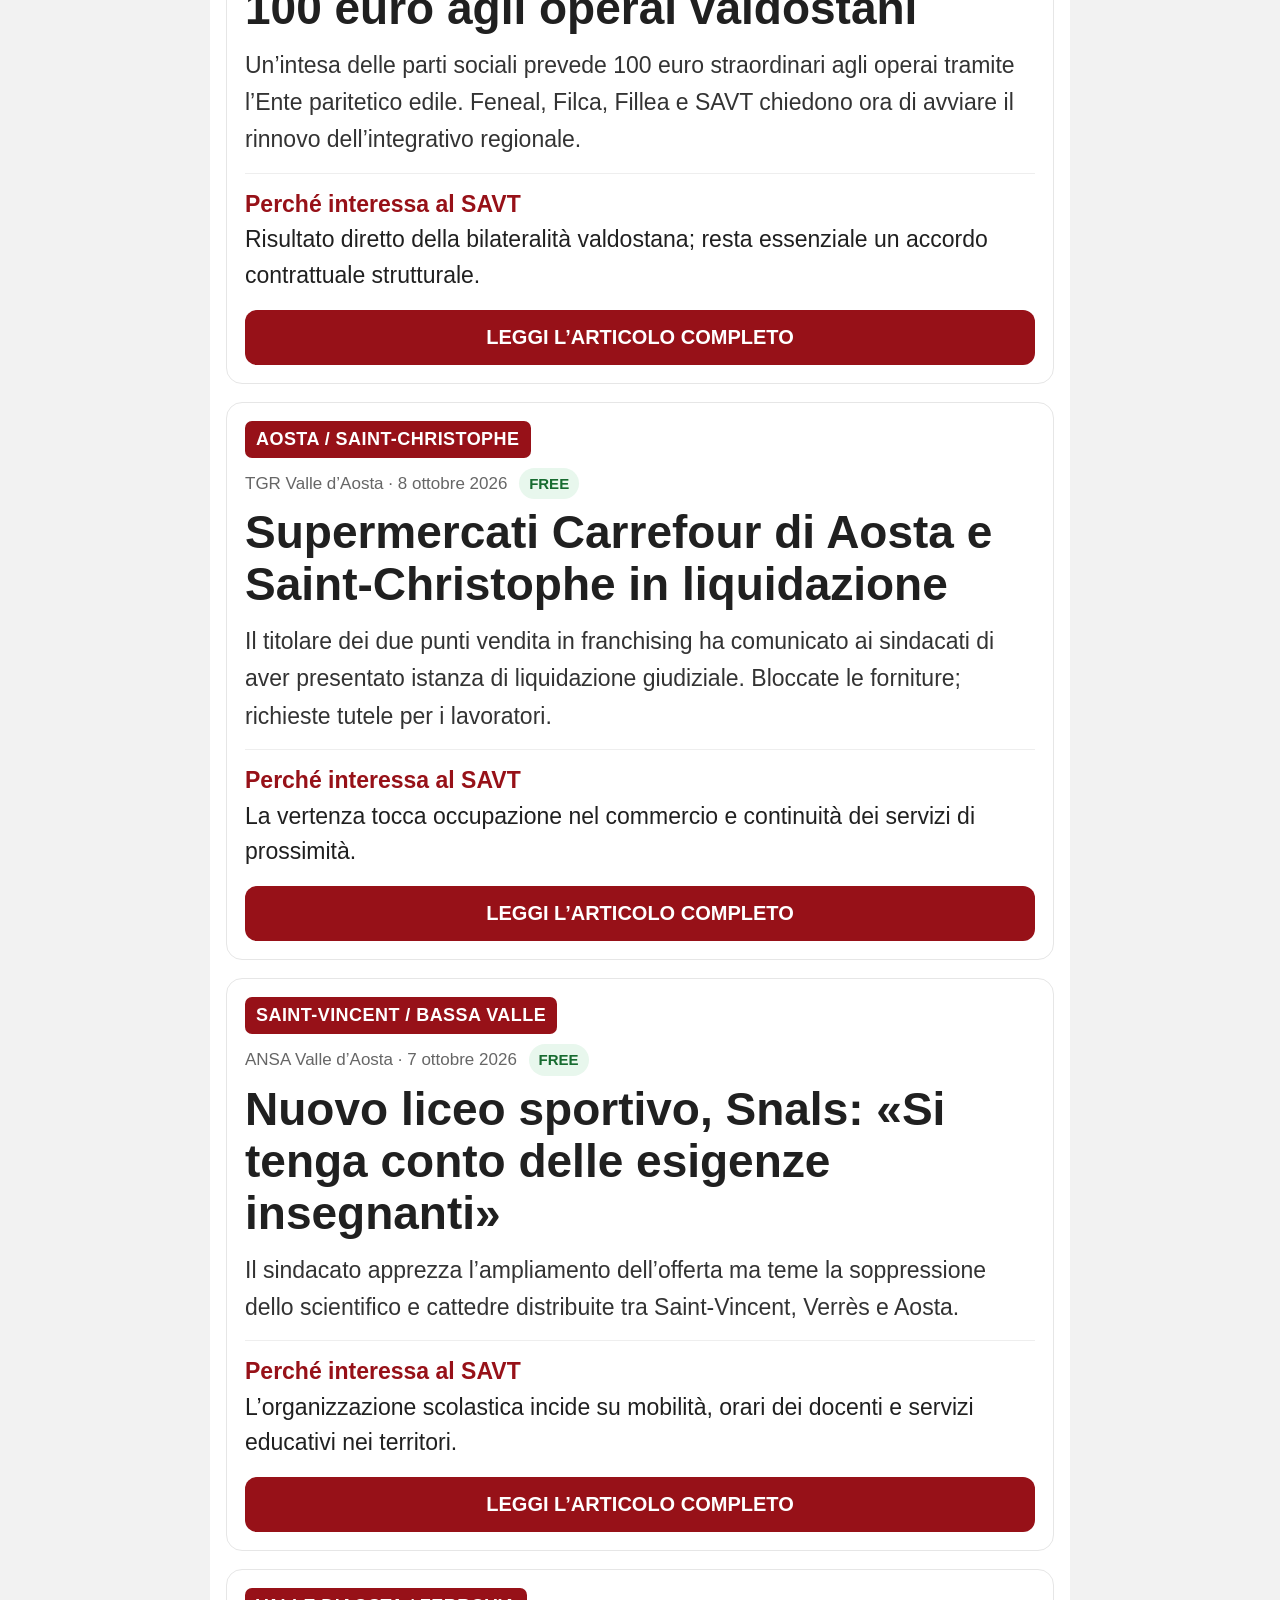
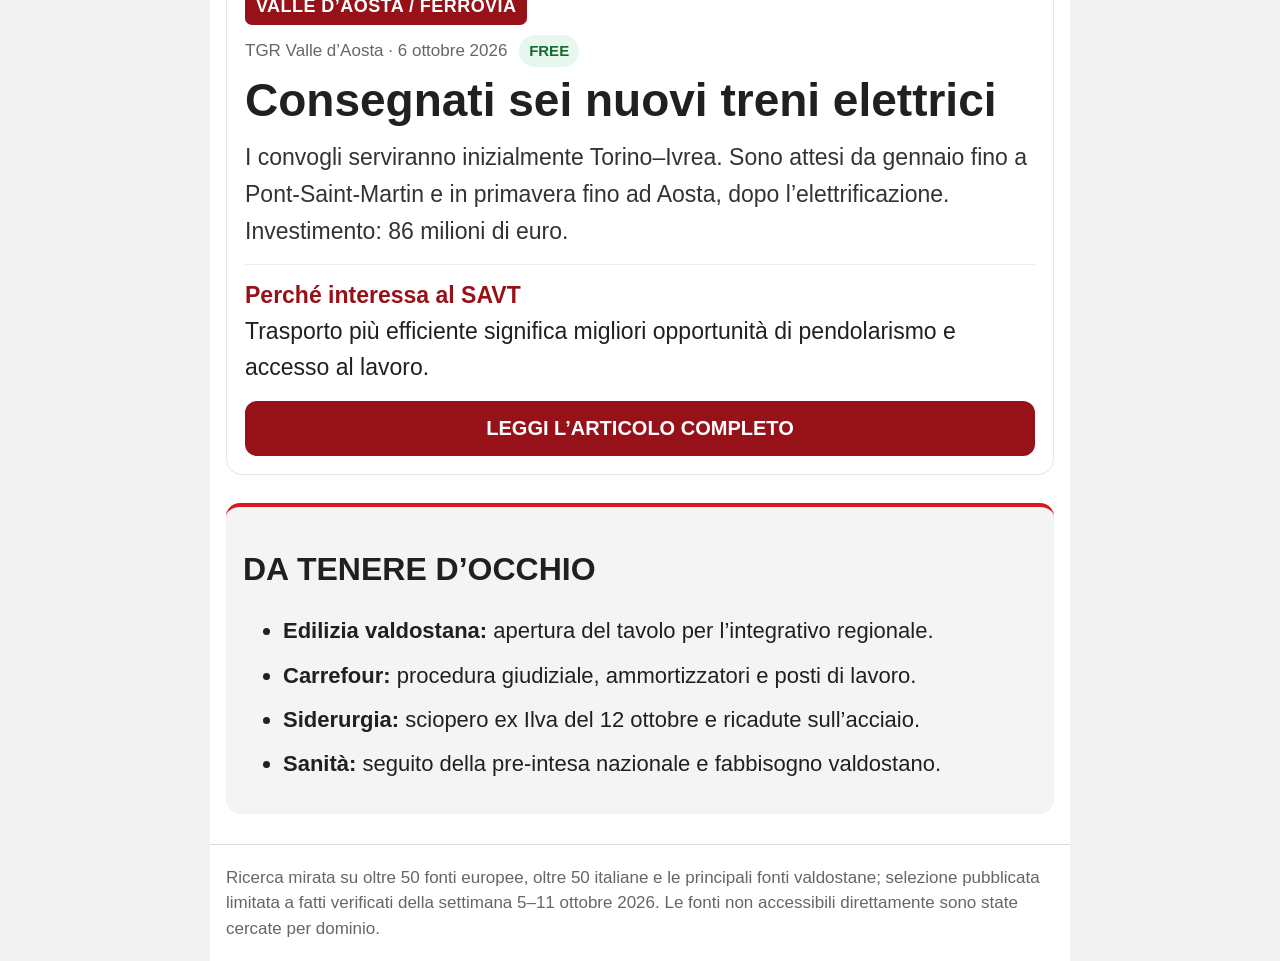
<file: archivio/2026-10-05-11/index.html>
<!doctype html><html lang="it"><head><meta charset="utf-8"><meta name="viewport" content="width=device-width,initial-scale=1"><title>Rassegna stampa SAVT — 5–11 ottobre 2026</title><style>*{box-sizing:border-box}body{margin:0;background:#f2f2f2;color:#202020;font-family:Arial,Helvetica,sans-serif}.page{max-width:860px;margin:auto;background:white}.top{background:#d71920;color:white;padding:17px;font-weight:900;font-size:23px}.top small{display:block;font-size:15px;font-weight:400;margin-top:5px}header{padding:22px 17px}.logo{height:90px;max-width:110px;object-fit:contain;display:block;margin-bottom:12px}.kicker{font-size:16px;color:#971118;font-weight:900;letter-spacing:.08em}h1{font-size:42px;line-height:1.08;margin:8px 0}header .sub{font-size:23px;font-style:italic}header .week{font-size:21px;font-weight:900;margin:15px 0}header p{font-size:21px;line-height:1.55}nav{padding:12px 16px;display:flex;gap:9px;overflow-x:auto;white-space:nowrap}nav a{padding:10px 13px;border:1px solid #e8b9bc;border-radius:30px;color:#971118;font-size:18px;font-weight:800;text-decoration:none}main{padding:10px 16px 30px}.highlight{background:#fff6f6;border:1px solid #f0d3d5;border-radius:18px;padding:16px}.highlight h2{font-size:32px;color:#971118}.pick{display:block;padding:20px 0;border-bottom:1px solid #ddd;color:#202020;text-decoration:none}.pick:last-child{border:0}.pick strong{display:block;font-size:40px;line-height:1.16}.territory{display:inline-block;background:#971118;color:#fff;border-radius:7px;padding:8px 11px;font-size:18px;font-weight:900;letter-spacing:.025em;margin-bottom:10px}.meta{font-size:17px;color:#666;line-height:1.45;margin-bottom:8px}.badge{display:inline-block;background:#e8f7ed;color:#176b30;border-radius:25px;padding:5px 10px;font-size:15px;font-weight:900;margin-left:7px}.banner{position:relative;margin:28px 0 16px;background:linear-gradient(115deg,#971118,#d71920);border-radius:16px;overflow:hidden;min-height:140px}.banner img{width:100%;height:140px;object-fit:cover;display:block}.banner:after{content:'';position:absolute;inset:0;background:linear-gradient(90deg,rgba(120,0,6,.85),rgba(215,25,32,.3),transparent)}.banner h2{position:absolute;bottom:14px;left:18px;z-index:2;font-size:39px;color:white;margin:0}.card{border:1px solid #e6e6e6;border-radius:16px;padding:18px;margin-bottom:18px}.card h3{font-size:46px;line-height:1.13;margin:2px 0 12px}.card p{font-size:23px;line-height:1.62;color:#333;margin:0 0 14px}.translation{font-size:18px;font-weight:800;color:#971118;margin-bottom:12px}.why{border-top:1px solid #eee;padding-top:13px;font-size:23px;line-height:1.55}.why strong{color:#971118}.cta{display:block;text-align:center;background:#971118;color:white;text-decoration:none;border-radius:12px;padding:16px;font-size:20px;font-weight:900;margin-top:16px}.contracts{border-top:7px solid #d71920;margin:34px 0 16px;padding-top:18px}.contracts h2{font-size:35px}.contracts ul{list-style:none;padding:0}.contracts li{padding:17px 0;border-bottom:1px solid #ddd}.contracts a{font-size:23px;font-weight:800;line-height:1.5;color:#222;text-decoration:none}.tool{background:#fffaf0;border:1px solid #eadfc5;border-top:6px solid #d71920;border-radius:14px;padding:19px;margin:32px 0}.tool h2{font-size:34px}.tool h3{font-size:35px}.tool p{font-size:23px;line-height:1.6}.watch{background:#f4f4f4;border-top:4px solid #d71920;border-radius:14px;padding:17px;margin-top:28px}.watch h2{font-size:32px}.watch li{font-size:22px;line-height:1.55;margin:10px 0}footer{border-top:1px solid #ddd;padding:20px 16px;color:#666;font-size:17px;line-height:1.5}@media(max-width:600px){h1{font-size:40px}.pick strong{font-size:40px}.card h3{font-size:46px}}</style></head><body><div class="page"><div class="top">Rassegna digitale SAVT<small>Aggiornata al 12 ottobre 2026</small></div><header><img class="logo" src="[data-uri]" alt="Logo SAVT"><div class="kicker">RASSEGNA SETTIMANALE</div><h1>RASSEGNA STAMPA SAVT</h1><div class="sub">Lavoro, diritti, territori</div><div class="week">Settimana 5–11 ottobre 2026</div><p>Le notizie che aiutano a capire il lavoro e il futuro della comunità valdostana: vertenze, salari, contrattazione, servizi e confronti con altri territori.</p></header><nav><a href="#europa">Europa</a><a href="#italia">Italia</a><a href="#contratti">Contratti</a><a href="#strumenti">Strumenti</a><a href="#vda">Valle d’Aosta</a><a href="../">Archivio</a></nav><main><section class="highlight"><h2>★ LE 3 DA LEGGERE</h2><a class="pick" href="#top-europa"><span class="territory">SPAGNA</span><div class="meta">Reuters · 7 ottobre 2026 <span class="badge">FREE</span></div><strong>I sindacati spagnoli proclamano uno sciopero generale per l’11 novembre, a poche settimane dalle elezioni anticipate</strong></a><a class="pick" href="#top-italia"><span class="territory">TARANTO / GENOVA / NOVI LIGURE</span><div class="meta">ANSA · 9 ottobre 2026 <span class="badge">FREE</span></div><strong>I sindacati: «Da lunedì sciopero nazionale ex Ilva di 24 ore»</strong></a><a class="pick" href="#top-vda"><span class="territory">VALLE D’AOSTA / EDILIZIA</span><div class="meta">ANSA Valle d’Aosta · 8 ottobre 2026 <span class="badge">FREE</span></div><strong>Edilizia, contributo straordinario di 100 euro agli operai valdostani</strong></a></section><section id="europa"><div class="banner"><img src="[data-uri]" alt="" aria-hidden="true"><h2>EUROPA</h2></div><article class="card" id='top-europa'><div class="territory">SPAGNA</div><div class="meta">Reuters · 7 ottobre 2026 <span class="badge">FREE</span></div><h3>I sindacati spagnoli proclamano uno sciopero generale per l’11 novembre, a poche settimane dalle elezioni anticipate</h3><div class="translation">Titolo tradotto in italiano</div><p>UGT e CCOO hanno annunciato una mobilitazione nazionale sulla crisi degli affitti. Secondo i dati riportati da Reuters, il canone medio equivale a quasi il 99% dello stipendio mensile medio dei giovani.</p><div class="why"><strong>Perché interessa al SAVT</strong><br>Il rapporto tra salari e accesso alla casa è una questione sindacale concreta, anche in Valle d’Aosta.</div><a class="cta" href="https://www.reuters.com/business/world-at-work/spanish-unions-call-general-strike-november-11-weeks-before-snap-election-2026-10-07/" target="_blank" rel="noopener noreferrer">LEGGI L’ARTICOLO COMPLETO</a></article><article class="card" ><div class="territory">IRLANDA</div><div class="meta">RTÉ · 8 ottobre 2026 <span class="badge">FREE</span></div><h3>Infermieri e ostetriche protestano davanti agli ospedali per l’accordo salariale</h3><div class="translation">Titolo tradotto in italiano</div><p>L’INMO ha organizzato presìdi per il mancato accordo sul rinnovo retributivo del pubblico impiego. Per il 14 ottobre è previsto uno sciopero che potrebbe coinvolgere oltre 300 mila dipendenti pubblici.</p><div class="why"><strong>Perché interessa al SAVT</strong><br>Salari, organici e qualità dei servizi sanitari sono decisivi anche per una regione che deve attrarre personale.</div><a class="cta" href="https://www.rte.ie/news/ireland/2026/1008/1594481-inmo-protests/" target="_blank" rel="noopener noreferrer">LEGGI L’ARTICOLO COMPLETO</a></article><article class="card" ><div class="territory">REGNO UNITO / MARE DEL NORD</div><div class="meta">The Independent · 5 ottobre 2026 <span class="badge">FREE</span></div><h3>I lavoratori offshore si preparano a scioperare per salari e condizioni di lavoro</h3><div class="translation">Titolo tradotto in italiano</div><p>Unite e RMT contestano al gruppo Wood la riduzione delle condizioni contrattuali e il possibile ricorso a licenziamento e riassunzione con trattamenti peggiori.</p><div class="why"><strong>Perché interessa al SAVT</strong><br>Un caso utile per la difesa delle condizioni contrattuali nel settore energetico.</div><a class="cta" href="https://www.independent.co.uk/news/uk/home-news/apache-rmt-sharon-graham-jasmine-north-sea-b3061657.html" target="_blank" rel="noopener noreferrer">LEGGI L’ARTICOLO COMPLETO</a></article></section><section id="italia"><div class="banner"><img src="[data-uri]" alt="" aria-hidden="true"><h2>ITALIA</h2></div><article class="card" id='top-italia'><div class="territory">TARANTO / GENOVA / NOVI LIGURE</div><div class="meta">ANSA · 9 ottobre 2026 <span class="badge">FREE</span></div><h3>I sindacati: «Da lunedì sciopero nazionale ex Ilva di 24 ore»</h3><p>Dopo il tavolo a Palazzo Chigi, proclamato lo sciopero del 12 ottobre. L’azienda ha annunciato fermate produttive e richiesto ammortizzatori sociali; restano aperti i nodi industriali e occupazionali.</p><div class="why"><strong>Perché interessa al SAVT</strong><br>La crisi dell’acciaio italiano va seguita in parallelo alle prospettive della Cogne Acciai Speciali.</div><a class="cta" href="https://www.ansa.it/sito/notizie/economia/2026/10/08/i-sindacati-da-lunedi-sciopero-nazionale-ex-ilva-di-24-ore_df14583b-44b1-4574-a8f3-c6ab01e5526e.html" target="_blank" rel="noopener noreferrer">LEGGI L’ARTICOLO COMPLETO</a></article><article class="card" ><div class="territory">ITALIA / TURISMO D’AFFARI</div><div class="meta">Fisascat CISL · 5 ottobre 2026 <span class="badge">FREE</span></div><h3>CWT Italia, licenziamento per 190 lavoratrici e lavoratori</h3><p>La società ha avviato una procedura di licenziamento collettivo. I sindacati collegano la riorganizzazione anche agli investimenti nell’intelligenza artificiale e chiedono alternative agli esuberi.</p><div class="why"><strong>Perché interessa al SAVT</strong><br>Un caso concreto per negoziare gli effetti dell’IA sull’occupazione nei servizi e nel turismo.</div><a class="cta" href="https://fisascat.it/news/cwt-italia" target="_blank" rel="noopener noreferrer">LEGGI L’ARTICOLO COMPLETO</a></article></section><section id="contratti" class="contracts"><h2>CONTRATTI E RINNOVI NAZIONALI</h2><ul><li><a href="https://videoembed.ansa.it/canale_saluteebenessere/notizie/sanita/2026/10/07/fino-a-560-euro-in-piu-e-nuove-tutele-ok-al-contratto-dei-medici_85d14c43-8838-4ed0-aa47-6e891d191676.html">[IPOTESI FIRMATA · 7 OTTOBRE] SANITÀ — Pre-intesa CCNL Area Sanità 2025–2027 per dirigenti medici e sanitari: incrementi a regime fino a 560 euro al mese.</a></li><li><a href="https://fisascat.it/news/negoziato-studi-professionali">[IN TRATTATIVA · 6 OTTOBRE] TERZIARIO / STUDI PROFESSIONALI — Avviato il negoziato nazionale con Confprofessioni per il CCNL Studi e Attività Professionali.</a></li></ul></section><section class="tool" id="strumenti"><h2>🧰 STRUMENTI PER IL SINDACATO</h2><div class="territory">UNIONE EUROPEA / REGIONI</div><div class="meta">Eurostat · 6 ottobre 2026 <span class="badge">FREE</span></div><h3>Occupazione regionale: nuove mappe Eurostat per confrontare i territori</h3><p>Il tasso di occupazione UE fra 20 e 64 anni ha raggiunto il 76,1% nel 2025; 115 regioni NUTS 2 hanno già superato l’obiettivo del 78%. Disponibili la mappa interattiva e il dataset regionale <strong>lfst_r_lfe2emprt</strong>.</p><div class="why"><strong>Perché è uno strumento utile</strong><br>Consente di confrontare la Valle d’Aosta con altre regioni europee e territori autonomi, senza fermarsi alla media nazionale.</div><a class="cta" href="https://ec.europa.eu/eurostat/web/products-eurostat-news/w/ddn-20261006-2">CONSULTA I DATI EUROSTAT</a></section><section id="vda"><div class="banner"><img src="[data-uri]" alt="" aria-hidden="true"><h2>VALLE D’AOSTA</h2></div><article class="card" id='top-vda'><div class="territory">VALLE D’AOSTA / EDILIZIA</div><div class="meta">ANSA Valle d’Aosta · 8 ottobre 2026 <span class="badge">FREE</span></div><h3>Edilizia, contributo straordinario di 100 euro agli operai valdostani</h3><p>Un’intesa delle parti sociali prevede 100 euro straordinari agli operai tramite l’Ente paritetico edile. Feneal, Filca, Fillea e SAVT chiedono ora di avviare il rinnovo dell’integrativo regionale.</p><div class="why"><strong>Perché interessa al SAVT</strong><br>Risultato diretto della bilateralità valdostana; resta essenziale un accordo contrattuale strutturale.</div><a class="cta" href="https://www.ansa.it/amp/valledaosta/notizie/2026/10/08/edilizia-contributo-straordinario-di-100-euro-agli-operai-valdostani_c00bbe00-19bb-4e8a-985a-a1d0a03ecc31.html" target="_blank" rel="noopener noreferrer">LEGGI L’ARTICOLO COMPLETO</a></article><article class="card" ><div class="territory">AOSTA / SAINT-CHRISTOPHE</div><div class="meta">TGR Valle d’Aosta · 8 ottobre 2026 <span class="badge">FREE</span></div><h3>Supermercati Carrefour di Aosta e Saint-Christophe in liquidazione</h3><p>Il titolare dei due punti vendita in franchising ha comunicato ai sindacati di aver presentato istanza di liquidazione giudiziale. Bloccate le forniture; richieste tutele per i lavoratori.</p><div class="why"><strong>Perché interessa al SAVT</strong><br>La vertenza tocca occupazione nel commercio e continuità dei servizi di prossimità.</div><a class="cta" href="https://www.rainews.it/amp/tgr/vda/video/2026/10/supermercati-carrefour-di-aosta-e-saint-christophe-in-liquidazione-39e47488-55db-44ab-9412-d189555497d7.html" target="_blank" rel="noopener noreferrer">LEGGI L’ARTICOLO COMPLETO</a></article><article class="card" ><div class="territory">SAINT-VINCENT / BASSA VALLE</div><div class="meta">ANSA Valle d’Aosta · 7 ottobre 2026 <span class="badge">FREE</span></div><h3>Nuovo liceo sportivo, Snals: «Si tenga conto delle esigenze insegnanti»</h3><p>Il sindacato apprezza l’ampliamento dell’offerta ma teme la soppressione dello scientifico e cattedre distribuite tra Saint-Vincent, Verrès e Aosta.</p><div class="why"><strong>Perché interessa al SAVT</strong><br>L’organizzazione scolastica incide su mobilità, orari dei docenti e servizi educativi nei territori.</div><a class="cta" href="https://www.ansa.it/valledaosta/notizie/2026/10/07/nuovo-liceo-sportivo-snals-si-tenga-conto-delle-esigenze-insegnanti_fbc64898-3835-44b5-9779-5b1fc8df619c.html" target="_blank" rel="noopener noreferrer">LEGGI L’ARTICOLO COMPLETO</a></article><article class="card" ><div class="territory">VALLE D’AOSTA / FERROVIA</div><div class="meta">TGR Valle d’Aosta · 6 ottobre 2026 <span class="badge">FREE</span></div><h3>Consegnati sei nuovi treni elettrici</h3><p>I convogli serviranno inizialmente Torino–Ivrea. Sono attesi da gennaio fino a Pont-Saint-Martin e in primavera fino ad Aosta, dopo l’elettrificazione. Investimento: 86 milioni di euro.</p><div class="why"><strong>Perché interessa al SAVT</strong><br>Trasporto più efficiente significa migliori opportunità di pendolarismo e accesso al lavoro.</div><a class="cta" href="https://www.rainews.it/amp/tgr/vda/articoli/2026/10/consegnati-sei-nuovi-treni-elettrici-87a06d9b-3e24-4e85-973a-ff7fe3a8c817.html" target="_blank" rel="noopener noreferrer">LEGGI L’ARTICOLO COMPLETO</a></article></section><section class="watch"><h2>DA TENERE D’OCCHIO</h2><ul><li><strong>Edilizia valdostana:</strong> apertura del tavolo per l’integrativo regionale.</li><li><strong>Carrefour:</strong> procedura giudiziale, ammortizzatori e posti di lavoro.</li><li><strong>Siderurgia:</strong> sciopero ex Ilva del 12 ottobre e ricadute sull’acciaio.</li><li><strong>Sanità:</strong> seguito della pre-intesa nazionale e fabbisogno valdostano.</li></ul></section></main><footer>Ricerca mirata su oltre 50 fonti europee, oltre 50 italiane e le principali fonti valdostane; selezione pubblicata limitata a fatti verificati della settimana 5–11 ottobre 2026. Le fonti non accessibili direttamente sono state cercate per dominio.</footer></div></body></html>
</file>
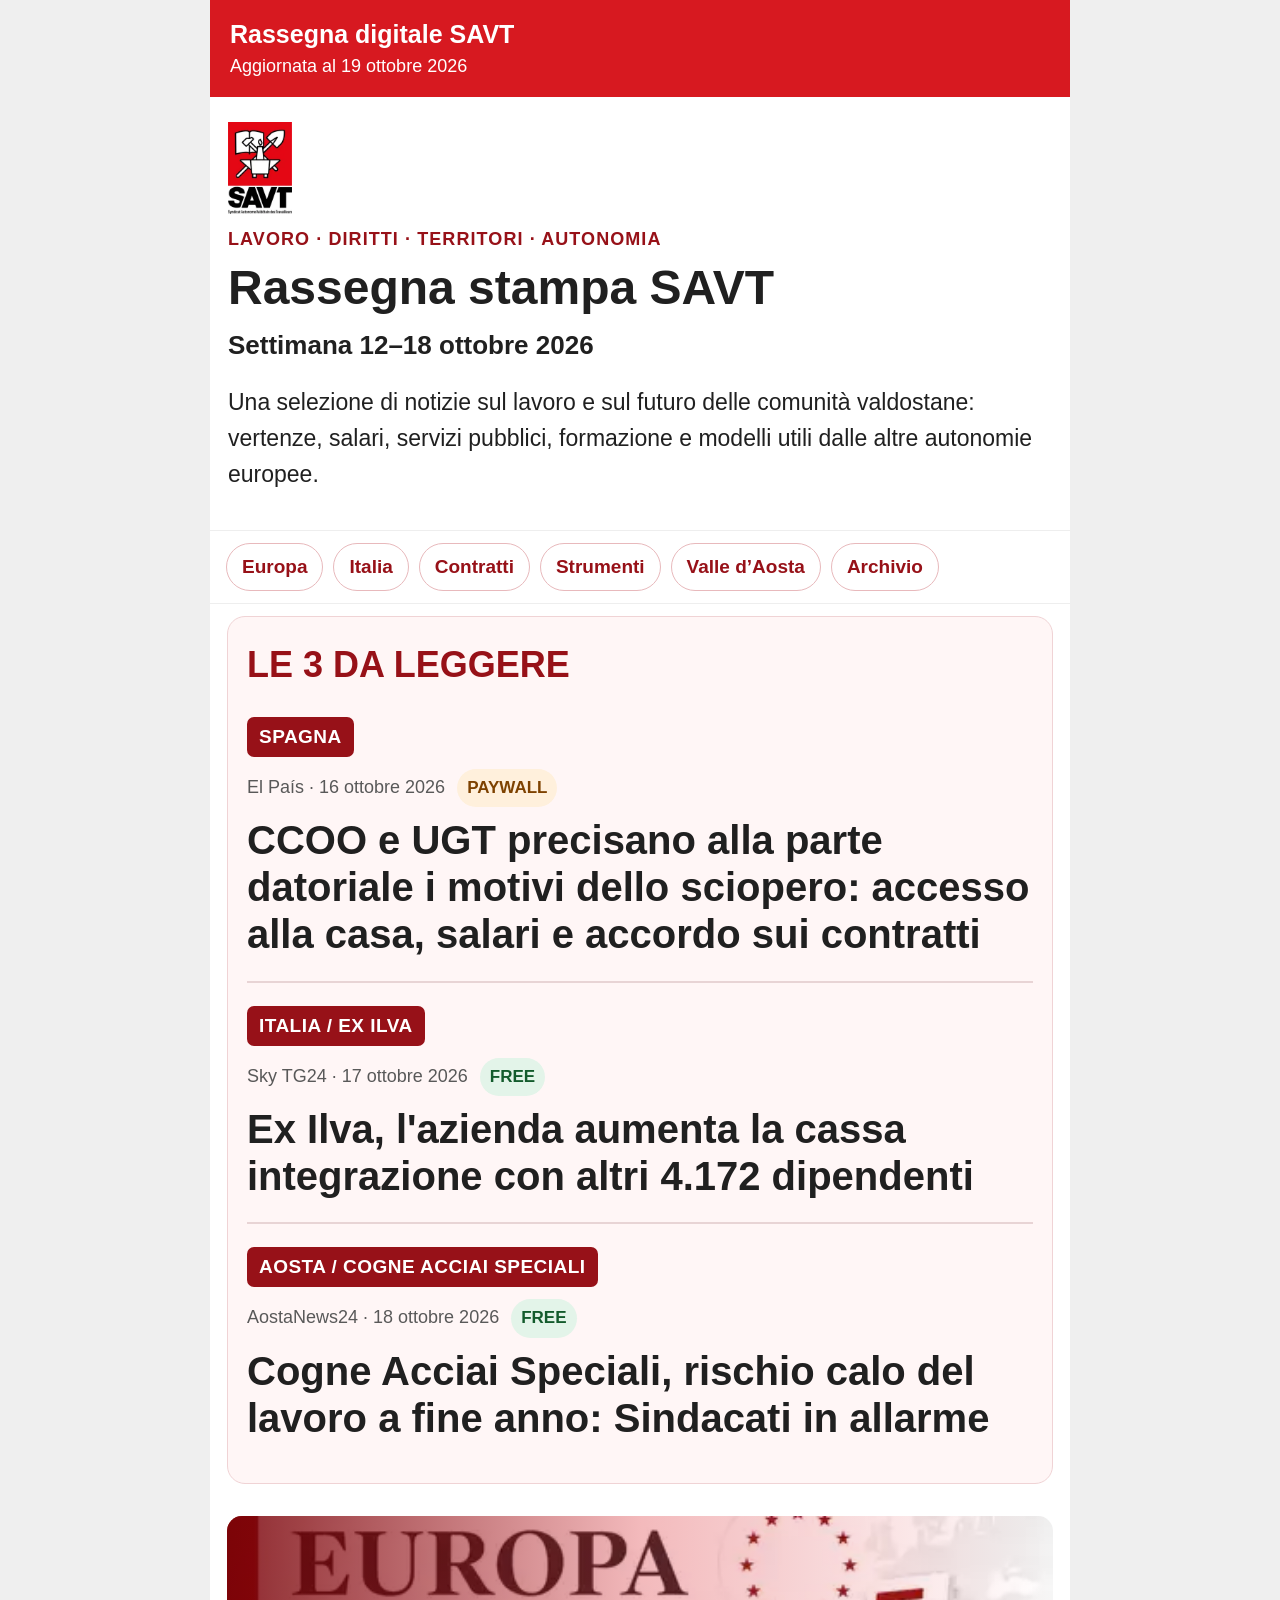
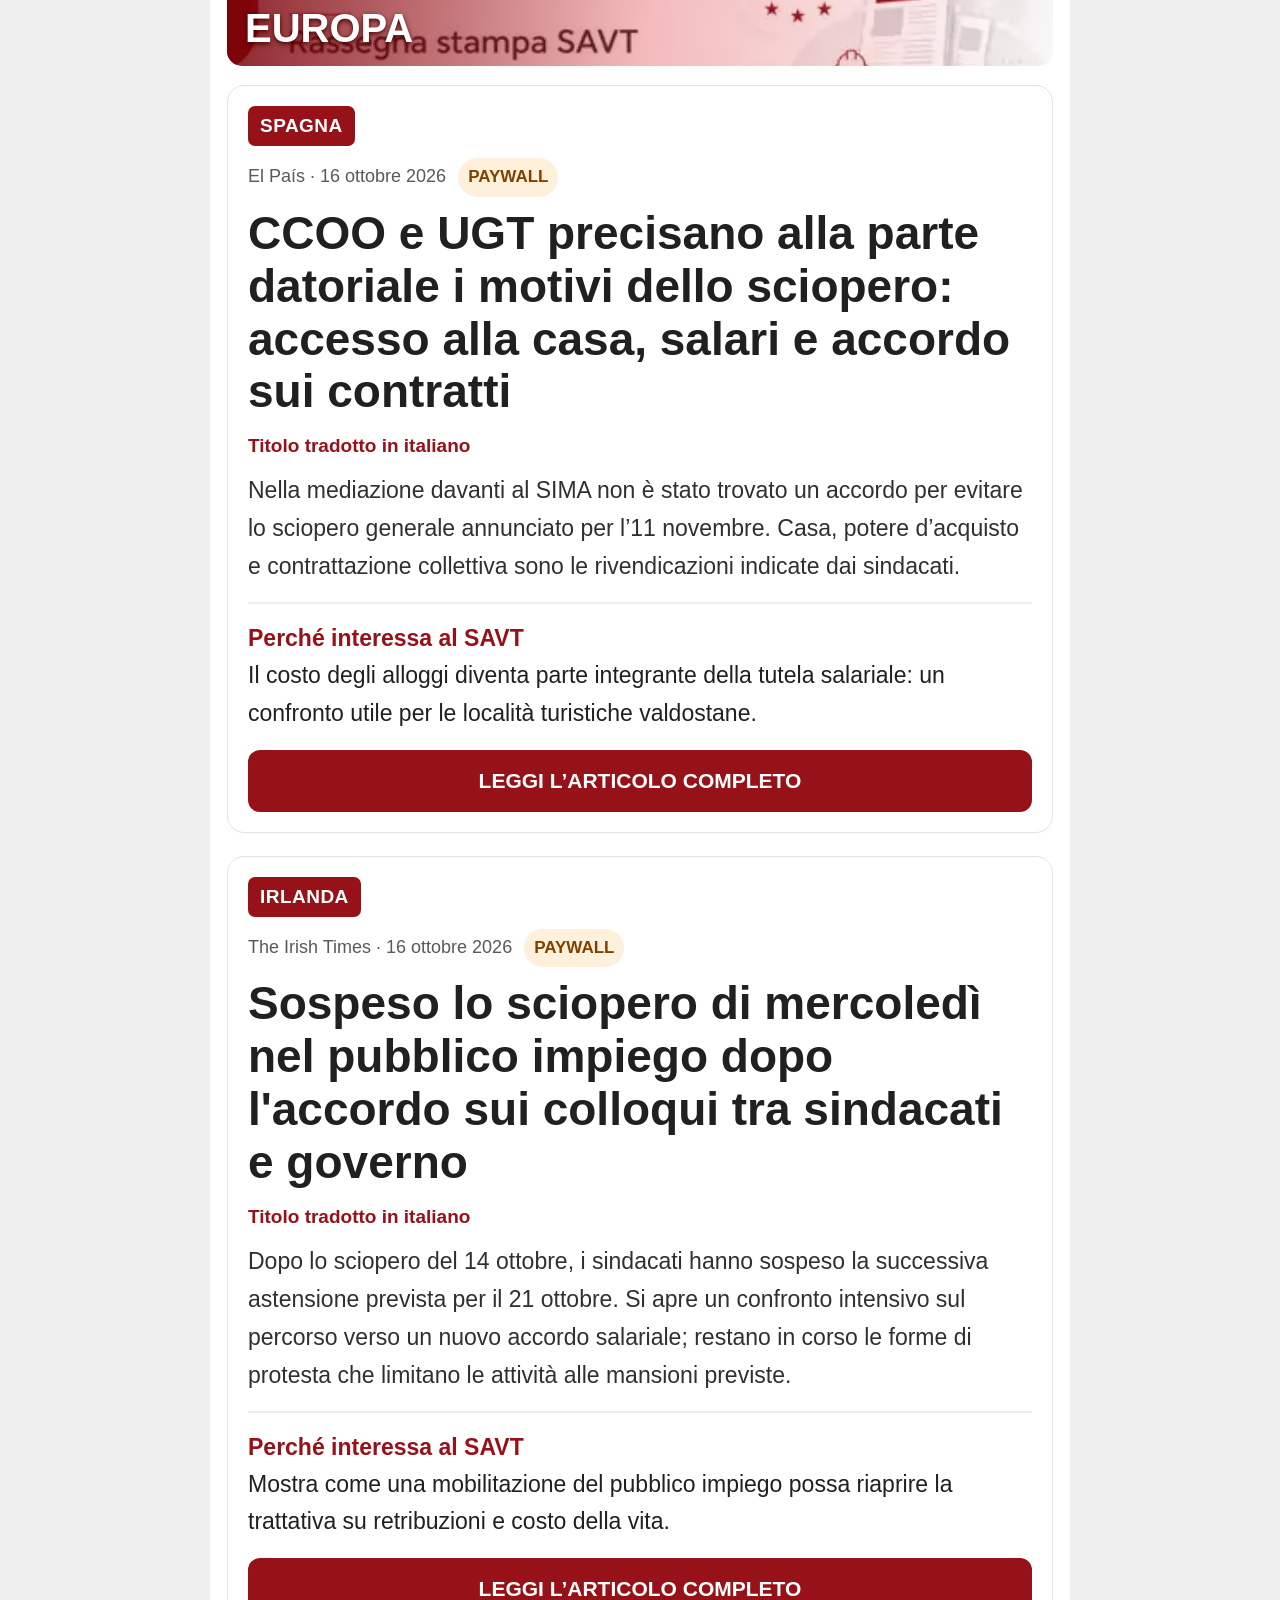
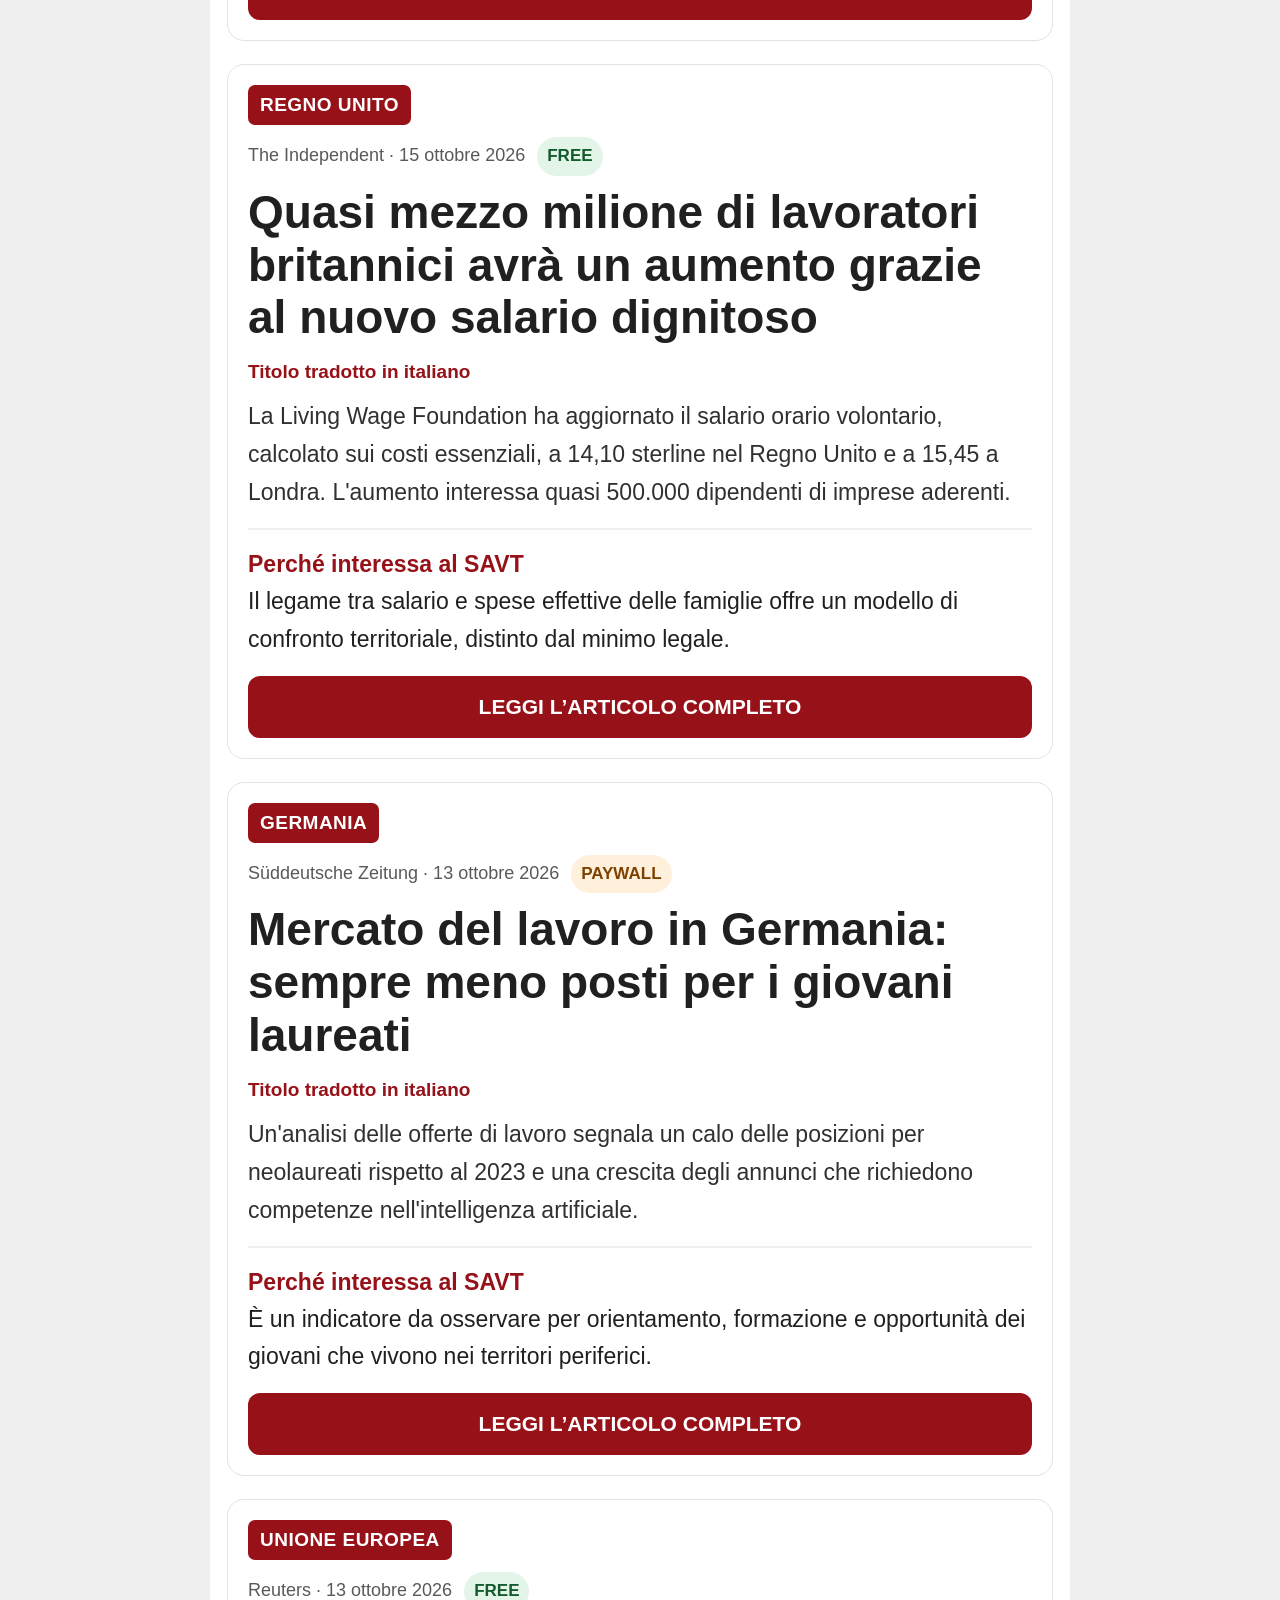
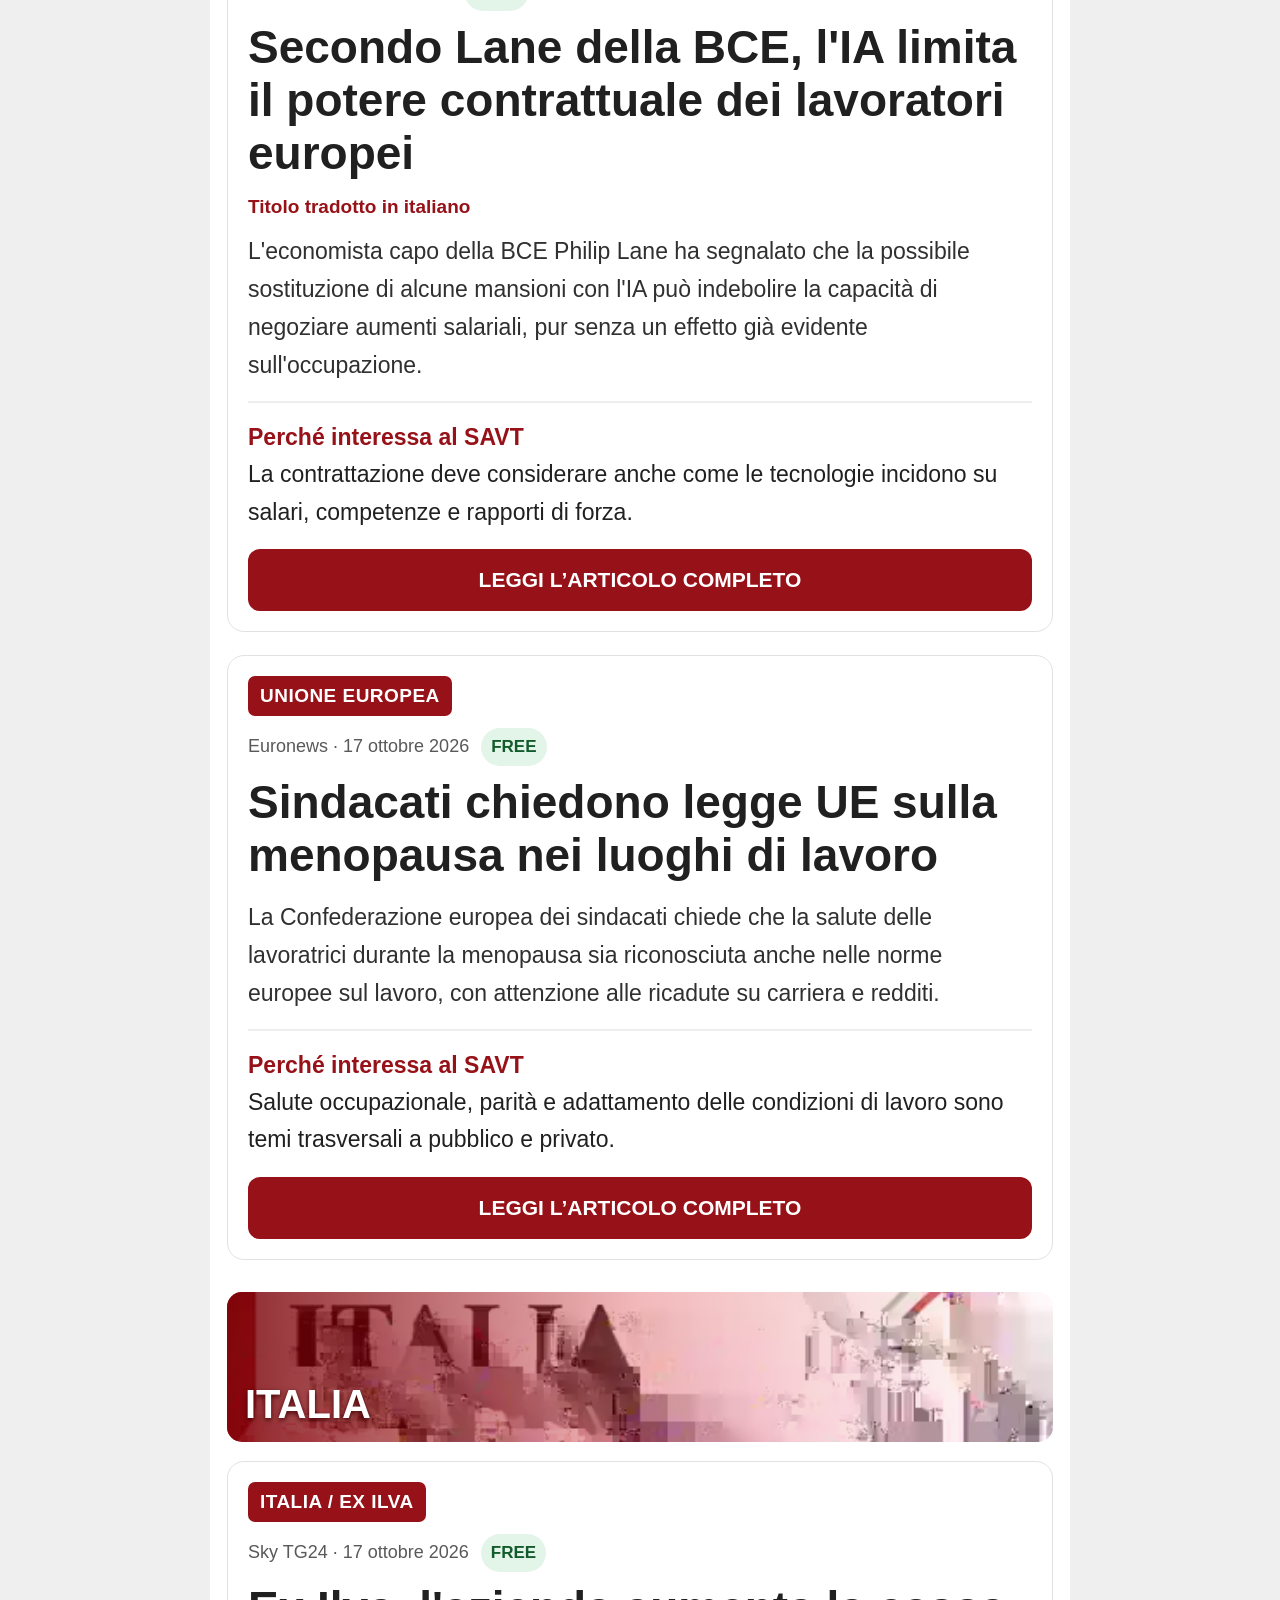
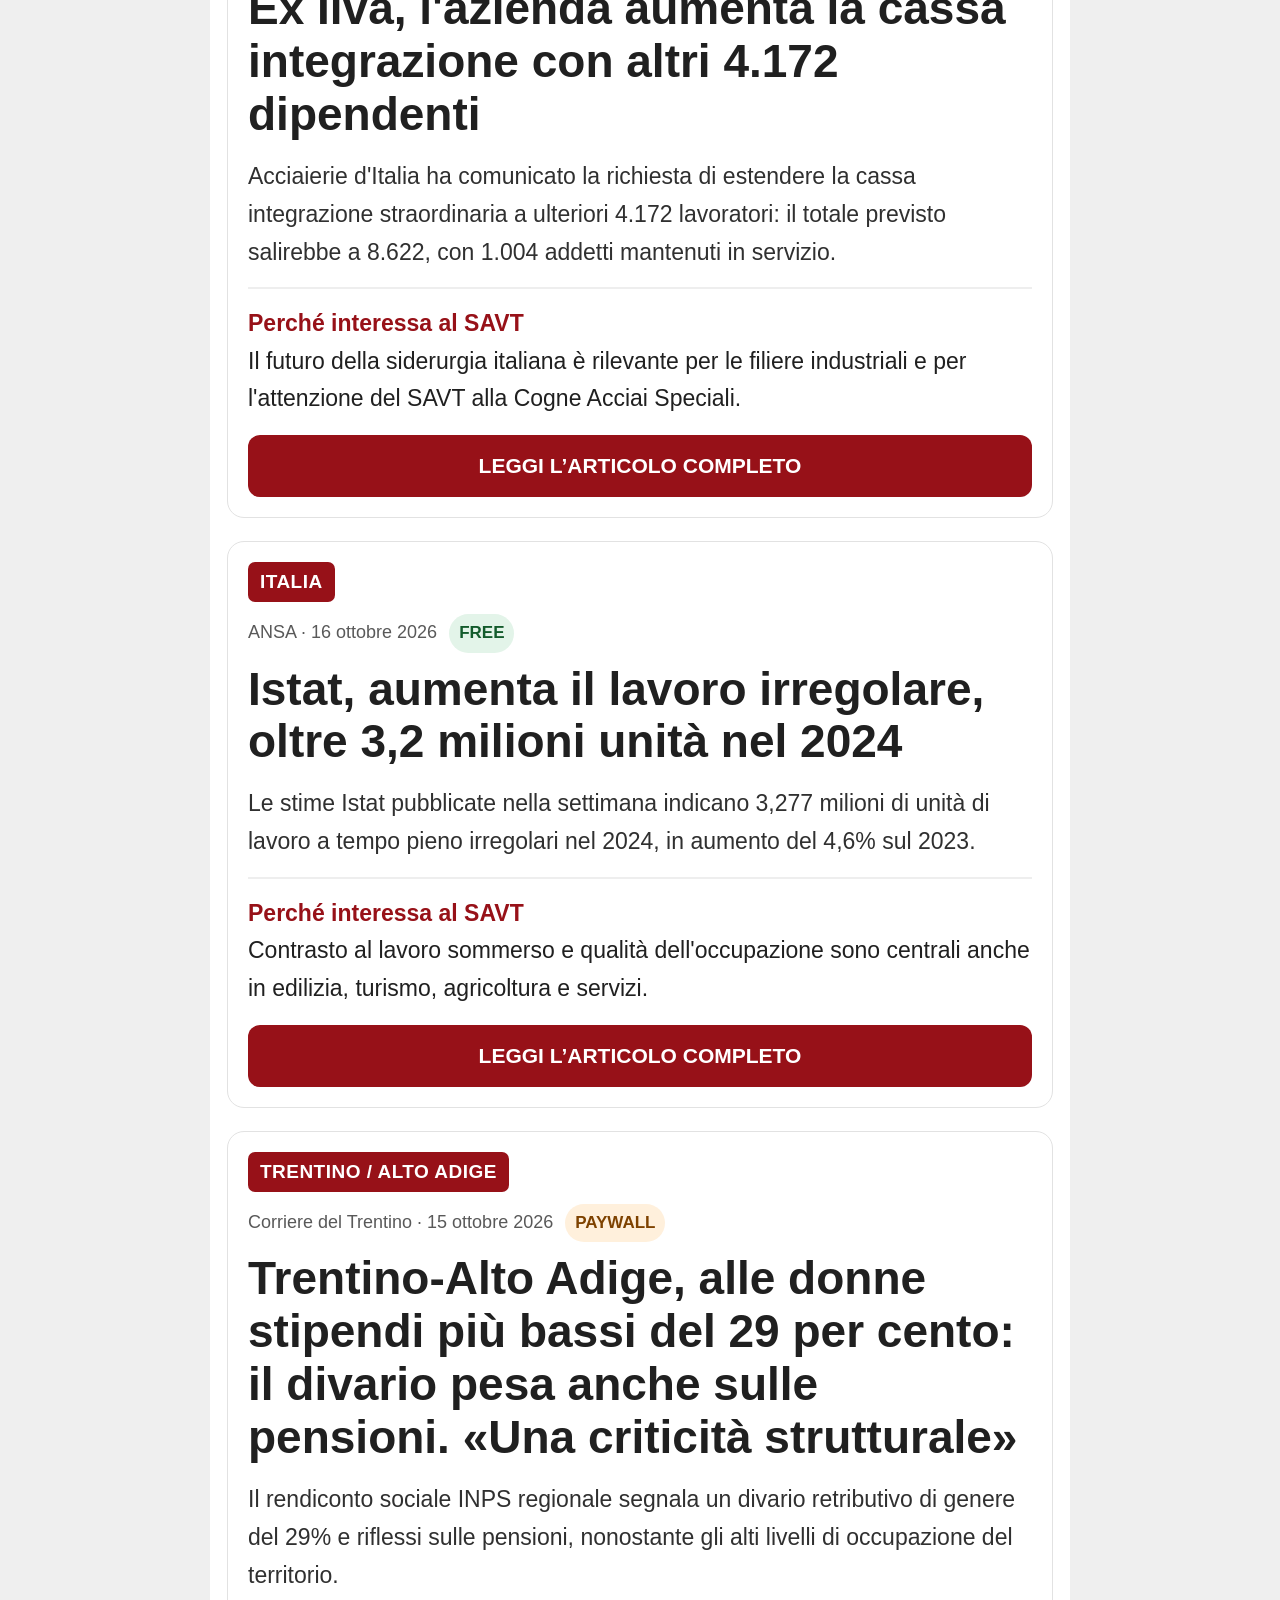
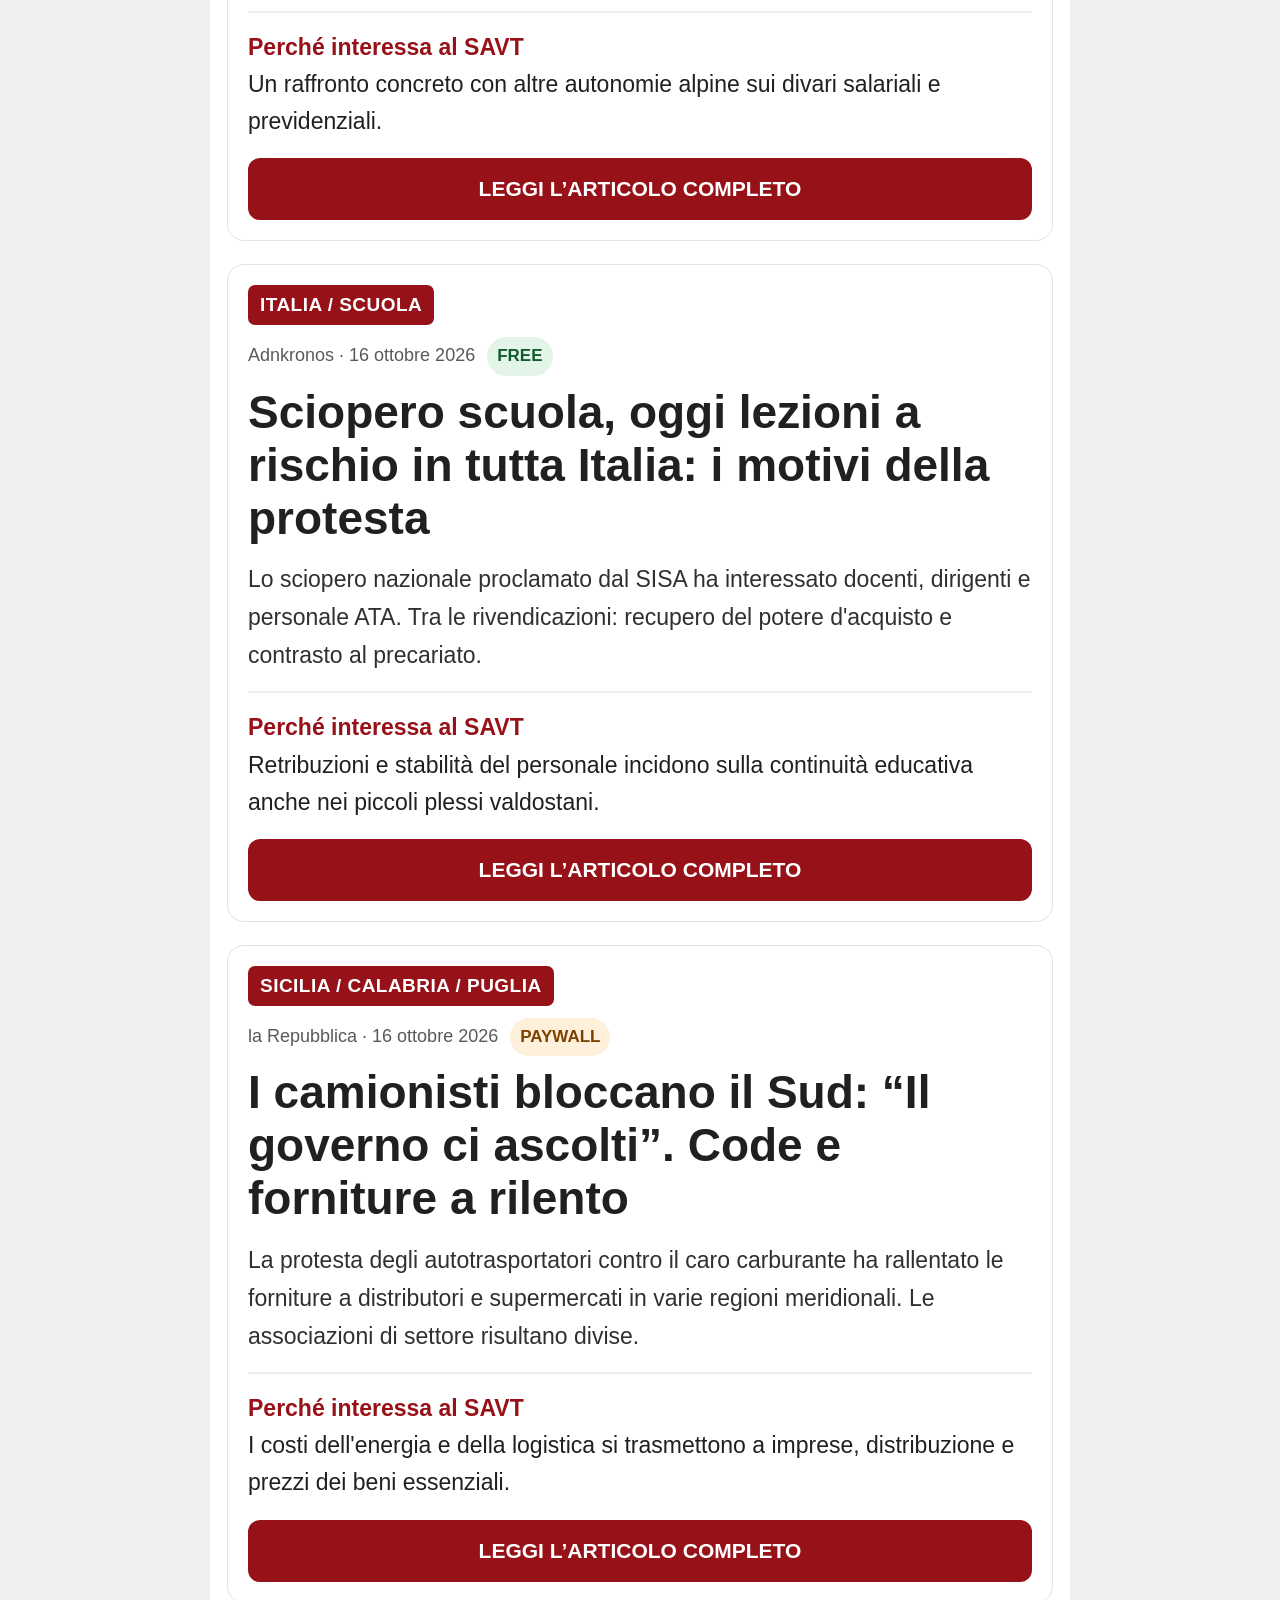
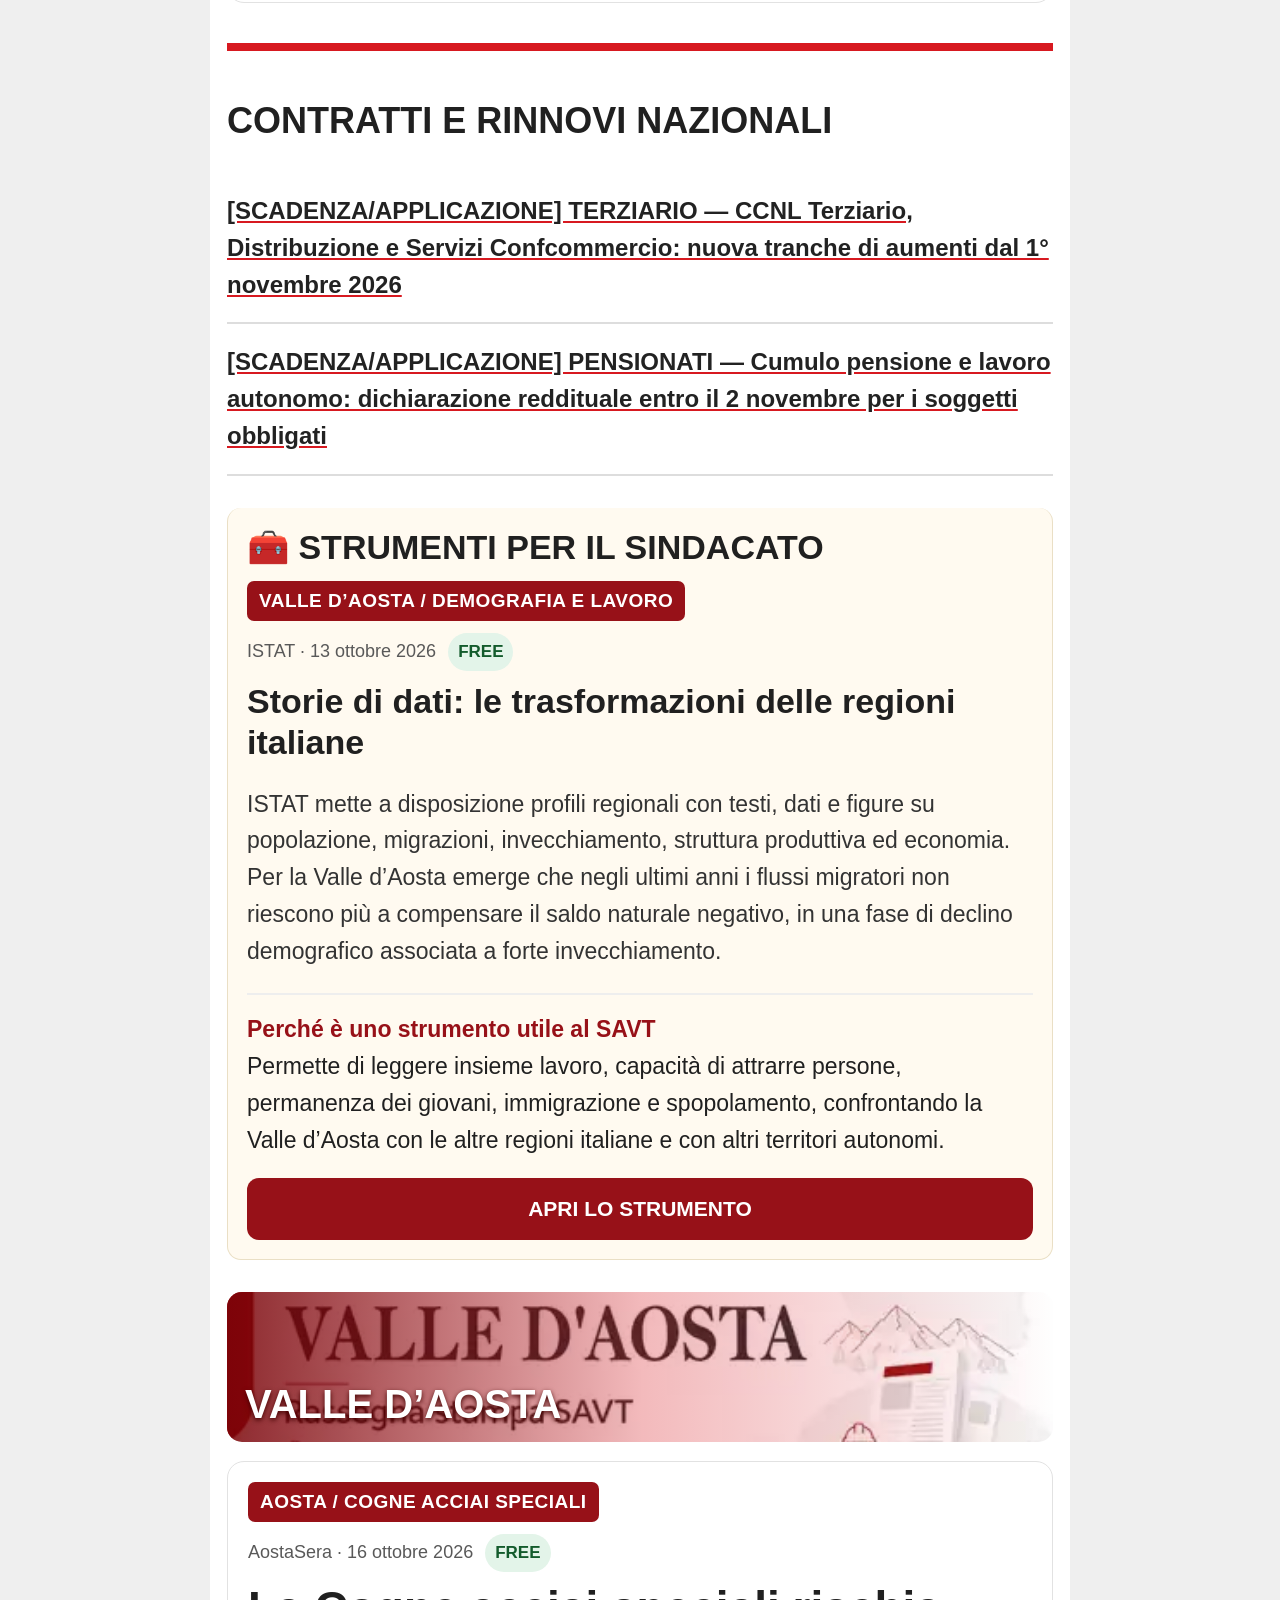
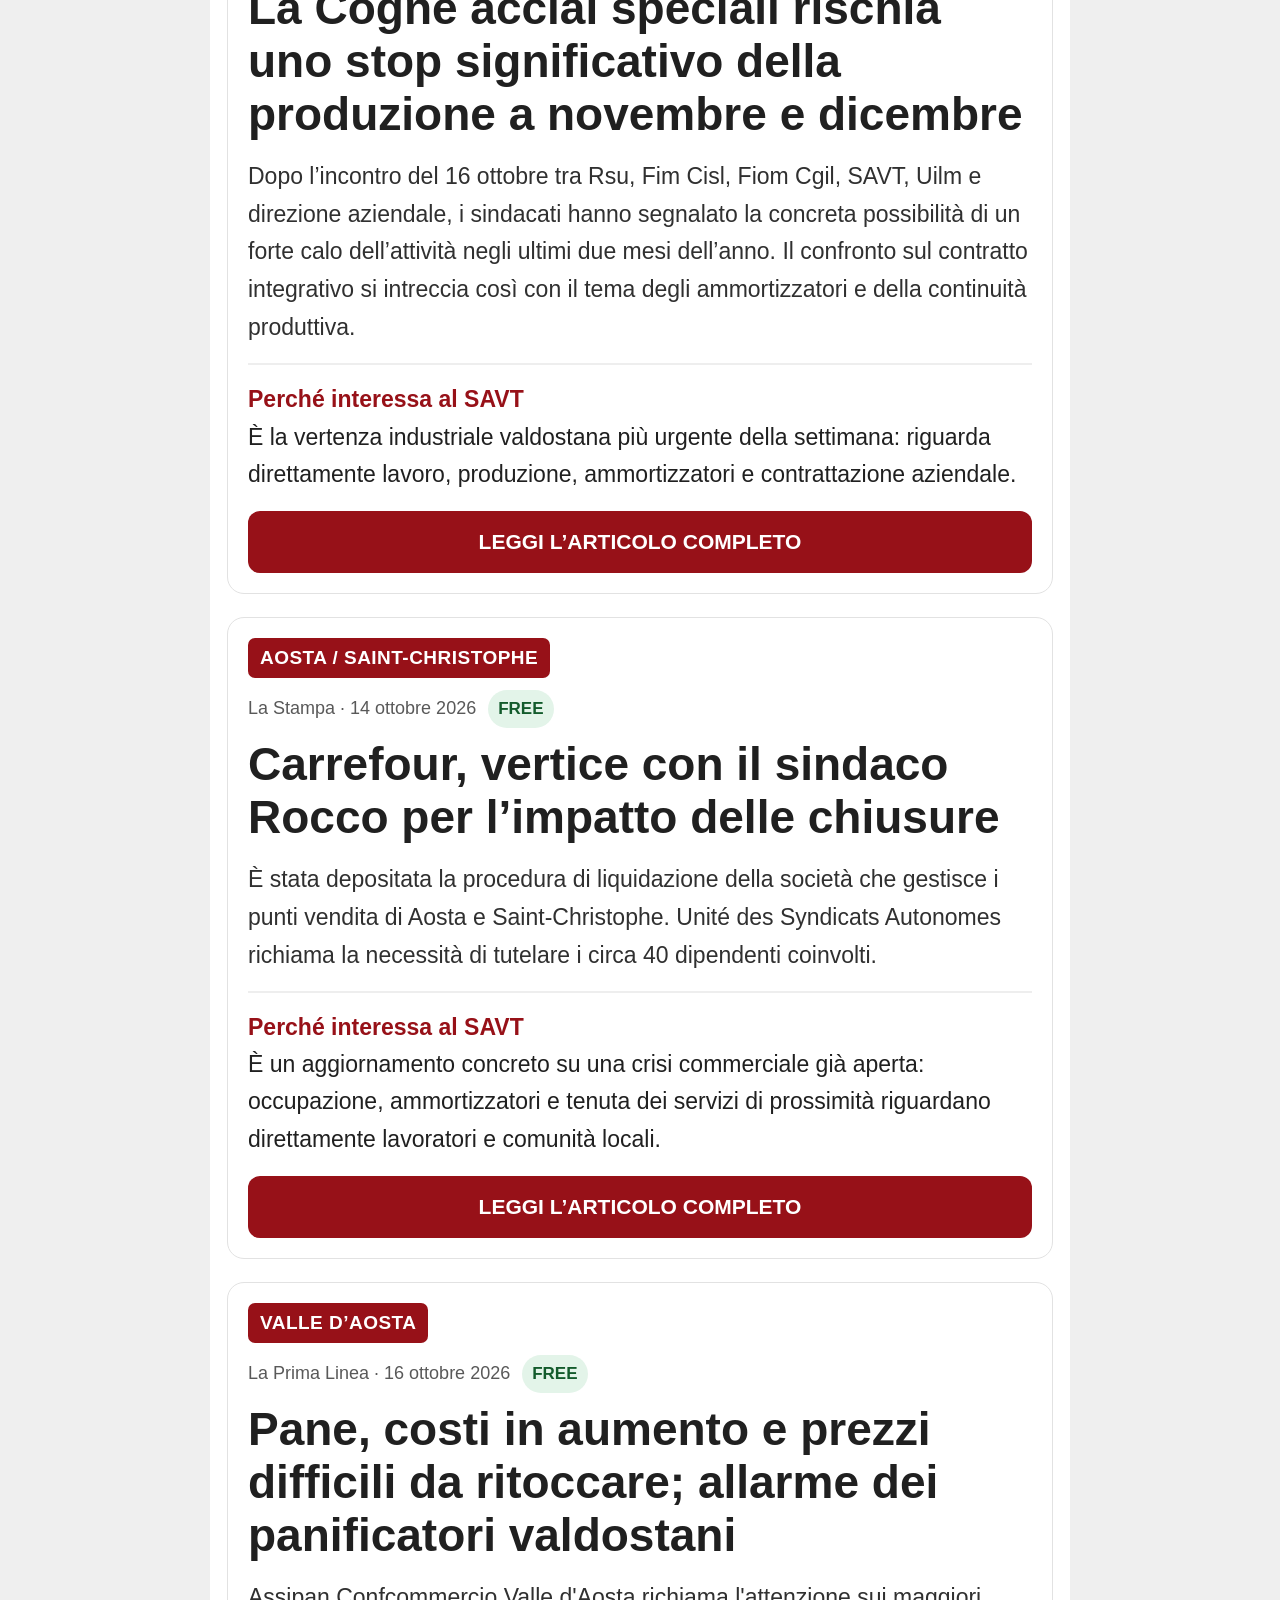
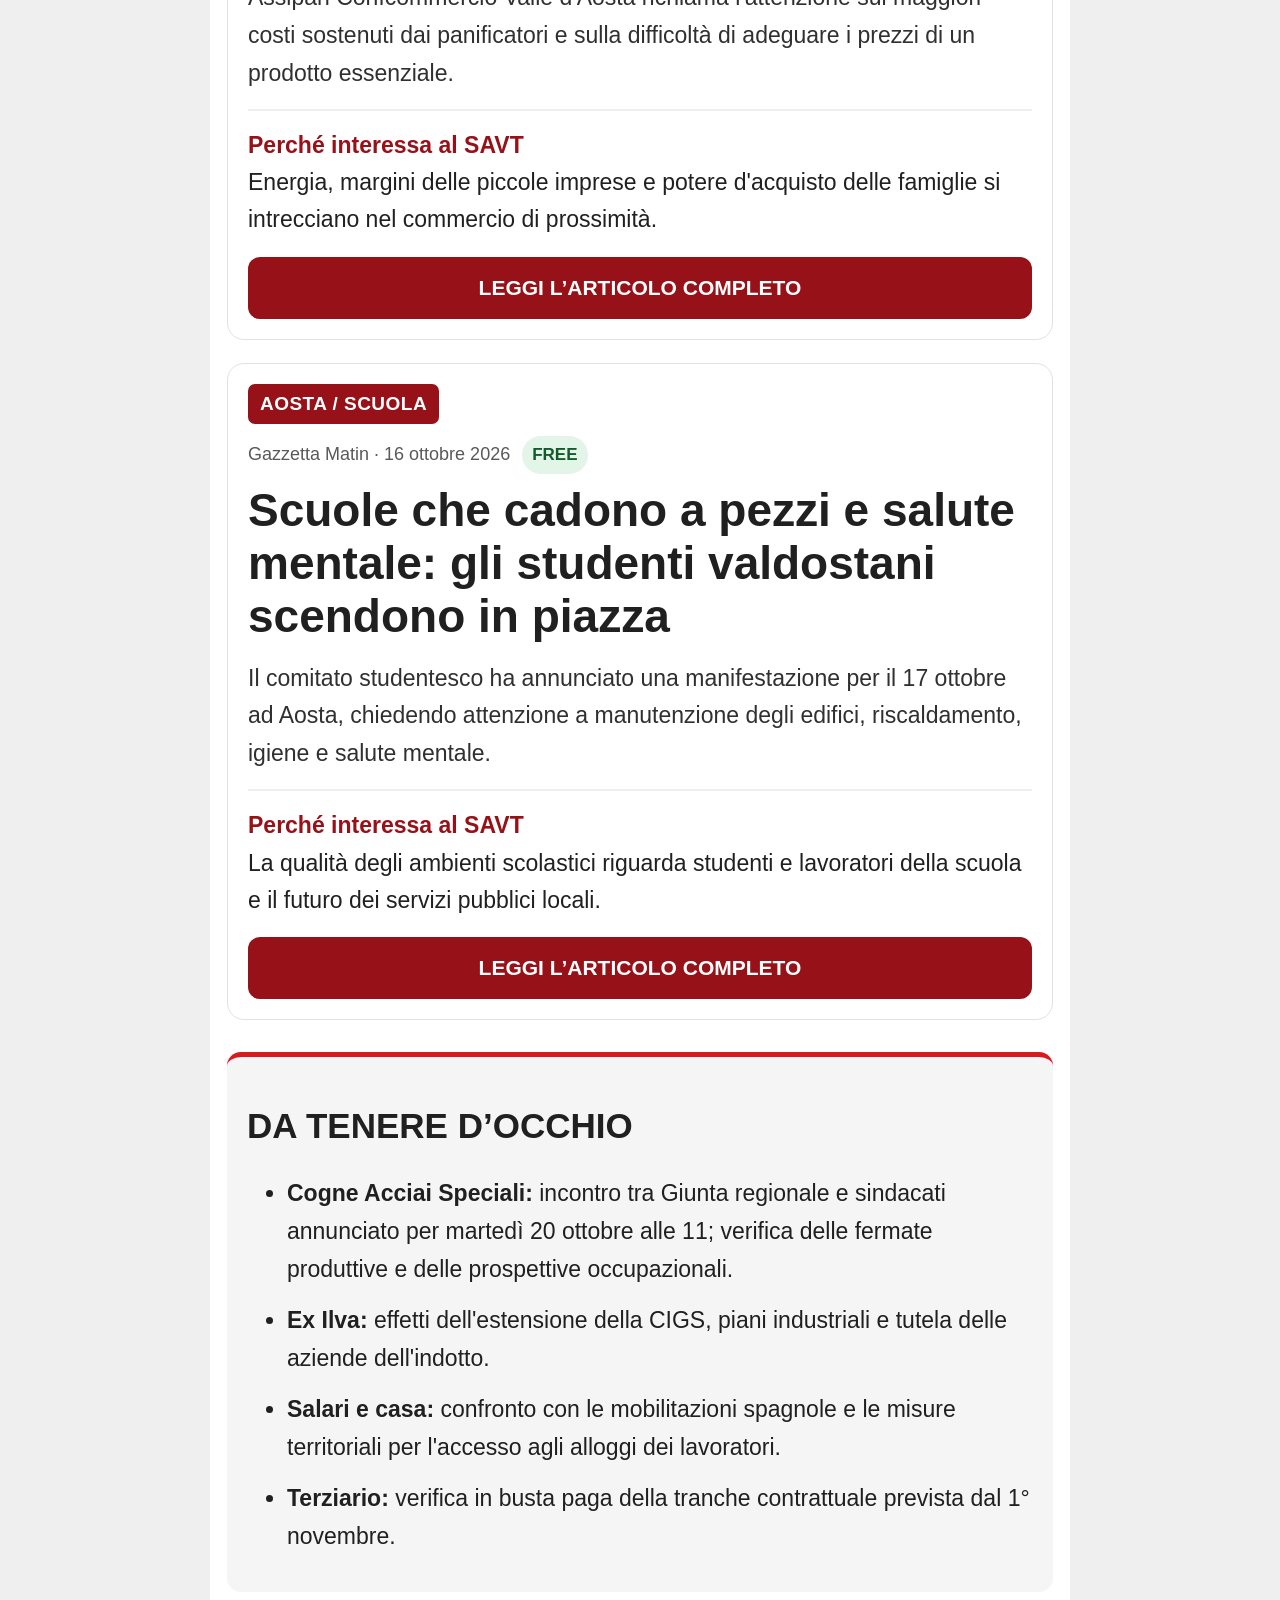
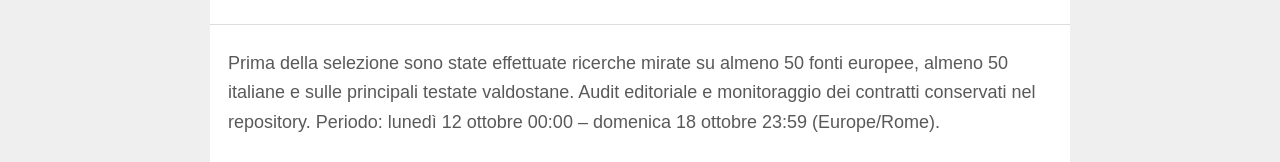
<file: archivio/2026-10-12-18/index.html>
<!doctype html><html lang="it"><head><meta charset="utf-8"><meta name="viewport" content="width=device-width,initial-scale=1"><meta name="robots" content="noindex,nofollow"><title>Rassegna stampa SAVT — 12–18 ottobre 2026</title><style>*{box-sizing:border-box}html{scroll-behavior:smooth}body{margin:0;background:#efefef;color:#202020;font-family:Arial,Helvetica,sans-serif}.page{max-width:860px;margin:0 auto;background:#fff}.top{background:#d71920;color:#fff;padding:20px;font-weight:900;font-size:25px}.top small{display:block;font-size:18px;font-weight:500;margin-top:7px}header{padding:25px 18px 14px}.logo{height:92px;max-width:130px;object-fit:contain;display:block;margin-bottom:15px}.kicker{font-size:18px;color:#971118;font-weight:900;letter-spacing:.06em}h1{font-size:48px;line-height:1.1;margin:12px 0}header .week{font-size:26px;font-weight:900;margin:15px 0}header p{font-size:23px;line-height:1.58}nav{padding:12px 16px;display:flex;gap:10px;overflow-x:auto;white-space:nowrap;border-block:1px solid #eee}nav a{padding:12px 15px;border:1px solid #e8b9bc;border-radius:30px;color:#971118;font-size:19px;font-weight:800;text-decoration:none}main{padding:12px 17px 32px}.highlight{background:#fff6f6;border:1px solid #f0d3d5;border-radius:18px;padding:19px}.highlight h2{font-size:36px;color:#971118;margin:8px 0}.pick{display:block;padding:23px 0;border-bottom:2px solid #e8d4d5;color:#202020;text-decoration:none}.pick:last-child{border:0}.pick strong{display:block;font-size:40px;line-height:1.17}.territory{display:inline-block;background:#971118;color:#fff;border-radius:7px;padding:9px 12px;font-size:19px;font-weight:900;letter-spacing:.025em;margin-bottom:12px}.meta{font-size:18px;color:#595959;line-height:1.55;margin-bottom:10px}.badge{display:inline-block;background:#e3f4e9;color:#135b2c;border-radius:22px;padding:6px 10px;font-size:17px;font-weight:900;margin-left:7px}.badge.paywall{background:#fff0dc;color:#7e4200}.banner{position:relative;margin:32px 0 19px;background:#971118;border-radius:15px;overflow:hidden;min-height:150px}.banner img{width:100%;height:150px;object-fit:cover;display:block}.banner:after{content:'';position:absolute;inset:0;background:linear-gradient(90deg,rgba(120,0,6,.84),rgba(215,25,32,.30),transparent)}.banner h2{position:absolute;bottom:15px;left:18px;z-index:2;font-size:40px;color:#fff;margin:0;text-shadow:0 2px 5px #400}.card{border:1px solid #e2e2e2;border-radius:17px;padding:20px;margin-bottom:23px;scroll-margin-top:12px}.card h3{font-size:46px;line-height:1.15;margin:4px 0 17px;overflow-wrap:anywhere}.card p{font-size:23px;line-height:1.65;color:#303030;margin:0 0 16px}.translation{font-size:19px;font-weight:800;color:#971118;margin-bottom:15px}.why{border-top:2px solid #eee;padding-top:16px;font-size:23px;line-height:1.62}.why strong{color:#971118}.cta{display:block;width:100%;text-align:center;background:#971118;color:#fff;text-decoration:none;border-radius:12px;padding:19px 14px;font-size:21px;font-weight:900;margin-top:18px}.contracts{border-top:8px solid #d71920;margin:40px 0 25px;padding-top:19px}.contracts h2{font-size:36px;line-height:1.2}.contracts ul{list-style:none;padding:0}.contracts li{padding:19px 0;border-bottom:2px solid #ddd}.contracts a{font-size:24px;font-weight:800;line-height:1.55;color:#222;text-decoration:underline;text-decoration-color:#d71920}.tool{background:#fffaf0;border:1px solid #eadfc5;border-top:6px solid var(--r);border-radius:14px;padding:19px;margin:32px 0 20px}.tool h2{font-size:34px;margin:0 0 14px}.tool h3{font-size:34px;line-height:1.2;margin:4px 0 12px}.tool p{font-size:23px;line-height:1.6;color:#333}.watch{background:#f5f5f5;border-top:5px solid #d71920;border-radius:14px;padding:20px;margin-top:32px}.watch h2{font-size:35px}.watch li{font-size:23px;line-height:1.65;margin:13px 0}footer{border-top:1px solid #ddd;padding:24px 18px;color:#595959;font-size:18px;line-height:1.65}@media(max-width:600px){h1{font-size:45px}.pick strong{font-size:40px}.card h3{font-size:46px}.top{font-size:24px}.banner h2{font-size:38px}}</style></head><body><div class="page"><div class="top">Rassegna digitale SAVT<small>Aggiornata al 19 ottobre 2026</small></div><header><img class="logo" src="[data-uri]" alt="Logo SAVT ufficiale"><div class="kicker">LAVORO · DIRITTI · TERRITORI · AUTONOMIA</div><h1>Rassegna stampa SAVT</h1><div class="week">Settimana 12–18 ottobre 2026</div><p>Una selezione di notizie sul lavoro e sul futuro delle comunità valdostane: vertenze, salari, servizi pubblici, formazione e modelli utili dalle altre autonomie europee.</p></header><nav><a href="#europa">Europa</a><a href="#italia">Italia</a><a href="#contratti">Contratti</a><a href="#strumenti">Strumenti</a><a href="#vda">Valle d’Aosta</a><a href="../">Archivio</a></nav><main><section class="highlight"><h2>LE 3 DA LEGGERE</h2><a class="pick" href="#top-europa"><span class="territory">SPAGNA</span><div class="meta">El País · 16 ottobre 2026 <span class="badge paywall">PAYWALL</span></div><strong>CCOO e UGT precisano alla parte datoriale i motivi dello sciopero: accesso alla casa, salari e accordo sui contratti</strong></a><a class="pick" href="#top-italia"><span class="territory">ITALIA / EX ILVA</span><div class="meta">Sky TG24 · 17 ottobre 2026 <span class="badge ">FREE</span></div><strong>Ex Ilva, l'azienda aumenta la cassa integrazione con altri 4.172 dipendenti</strong></a><a class="pick" href="#top-vda"><span class="territory">AOSTA / COGNE ACCIAI SPECIALI</span><div class="meta">AostaNews24 · 18 ottobre 2026 <span class="badge ">FREE</span></div><strong>Cogne Acciai Speciali, rischio calo del lavoro a fine anno: Sindacati in allarme</strong></a></section><section id="europa"><div class="banner"><img src="[data-uri]" alt="" aria-hidden="true"><h2>EUROPA</h2></div><article class="card" id="top-europa"><div class="territory">SPAGNA</div><div class="meta">El País · 16 ottobre 2026 <span class="badge paywall">PAYWALL</span></div><h3>CCOO e UGT precisano alla parte datoriale i motivi dello sciopero: accesso alla casa, salari e accordo sui contratti</h3><div class="translation">Titolo tradotto in italiano</div><p>Nella mediazione davanti al SIMA non è stato trovato un accordo per evitare lo sciopero generale annunciato per l’11 novembre. Casa, potere d’acquisto e contrattazione collettiva sono le rivendicazioni indicate dai sindacati.</p><div class="why"><strong>Perché interessa al SAVT</strong><br>Il costo degli alloggi diventa parte integrante della tutela salariale: un confronto utile per le località turistiche valdostane.</div><a class="cta" href="https://elpais.com/economia/2026-10-16/cc-oo-y-ugt-concretan-los-motivos-de-la-huelga-ante-la-patronal-acceso-a-la-vivienda-salarios-y-pacto-de-convenios.html" target="_blank" rel="noopener noreferrer">LEGGI L’ARTICOLO COMPLETO</a></article><article class="card"><div class="territory">IRLANDA</div><div class="meta">The Irish Times · 16 ottobre 2026 <span class="badge paywall">PAYWALL</span></div><h3>Sospeso lo sciopero di mercoledì nel pubblico impiego dopo l'accordo sui colloqui tra sindacati e governo</h3><div class="translation">Titolo tradotto in italiano</div><p>Dopo lo sciopero del 14 ottobre, i sindacati hanno sospeso la successiva astensione prevista per il 21 ottobre. Si apre un confronto intensivo sul percorso verso un nuovo accordo salariale; restano in corso le forme di protesta che limitano le attività alle mansioni previste.</p><div class="why"><strong>Perché interessa al SAVT</strong><br>Mostra come una mobilitazione del pubblico impiego possa riaprire la trattativa su retribuzioni e costo della vita.</div><a class="cta" href="https://www.irishtimes.com/business/work/2026/10/16/public-sector-strike-called-off-as-unions-and-government-agree-possible-pathway-to-talks-on-pay-deal/" target="_blank" rel="noopener noreferrer">LEGGI L’ARTICOLO COMPLETO</a></article><article class="card"><div class="territory">REGNO UNITO</div><div class="meta">The Independent · 15 ottobre 2026 <span class="badge ">FREE</span></div><h3>Quasi mezzo milione di lavoratori britannici avrà un aumento grazie al nuovo salario dignitoso</h3><div class="translation">Titolo tradotto in italiano</div><p>La Living Wage Foundation ha aggiornato il salario orario volontario, calcolato sui costi essenziali, a 14,10 sterline nel Regno Unito e a 15,45 a Londra. L'aumento interessa quasi 500.000 dipendenti di imprese aderenti.</p><div class="why"><strong>Perché interessa al SAVT</strong><br>Il legame tra salario e spese effettive delle famiglie offre un modello di confronto territoriale, distinto dal minimo legale.</div><a class="cta" href="https://www.independent.co.uk/news/business/real-living-wage-increase-uk-b3065923.html" target="_blank" rel="noopener noreferrer">LEGGI L’ARTICOLO COMPLETO</a></article><article class="card"><div class="territory">GERMANIA</div><div class="meta">Süddeutsche Zeitung · 13 ottobre 2026 <span class="badge paywall">PAYWALL</span></div><h3>Mercato del lavoro in Germania: sempre meno posti per i giovani laureati</h3><div class="translation">Titolo tradotto in italiano</div><p>Un'analisi delle offerte di lavoro segnala un calo delle posizioni per neolaureati rispetto al 2023 e una crescita degli annunci che richiedono competenze nell'intelligenza artificiale.</p><div class="why"><strong>Perché interessa al SAVT</strong><br>È un indicatore da osservare per orientamento, formazione e opportunità dei giovani che vivono nei territori periferici.</div><a class="cta" href="https://www.sueddeutsche.de/wirtschaft/arbeitsmarkt-deutschland-junge-akademiker-jobs-ki-li.3549309" target="_blank" rel="noopener noreferrer">LEGGI L’ARTICOLO COMPLETO</a></article><article class="card"><div class="territory">UNIONE EUROPEA</div><div class="meta">Reuters · 13 ottobre 2026 <span class="badge ">FREE</span></div><h3>Secondo Lane della BCE, l'IA limita il potere contrattuale dei lavoratori europei</h3><div class="translation">Titolo tradotto in italiano</div><p>L'economista capo della BCE Philip Lane ha segnalato che la possibile sostituzione di alcune mansioni con l'IA può indebolire la capacità di negoziare aumenti salariali, pur senza un effetto già evidente sull'occupazione.</p><div class="why"><strong>Perché interessa al SAVT</strong><br>La contrattazione deve considerare anche come le tecnologie incidono su salari, competenze e rapporti di forza.</div><a class="cta" href="https://www.reuters.com/business/ai-limiting-european-workers-bargaining-power-ecbs-lane-says-2026-10-13/" target="_blank" rel="noopener noreferrer">LEGGI L’ARTICOLO COMPLETO</a></article><article class="card"><div class="territory">UNIONE EUROPEA</div><div class="meta">Euronews · 17 ottobre 2026 <span class="badge ">FREE</span></div><h3>Sindacati chiedono legge UE sulla menopausa nei luoghi di lavoro</h3><p>La Confederazione europea dei sindacati chiede che la salute delle lavoratrici durante la menopausa sia riconosciuta anche nelle norme europee sul lavoro, con attenzione alle ricadute su carriera e redditi.</p><div class="why"><strong>Perché interessa al SAVT</strong><br>Salute occupazionale, parità e adattamento delle condizioni di lavoro sono temi trasversali a pubblico e privato.</div><a class="cta" href="https://it.euronews.com/2026/10/17/sindacati-chiedono-legge-ue-sulla-menopausa-nei-luoghi-di-lavoro" target="_blank" rel="noopener noreferrer">LEGGI L’ARTICOLO COMPLETO</a></article></section><section id="italia"><div class="banner"><img src="[data-uri]" alt="" aria-hidden="true"><h2>ITALIA</h2></div><article class="card" id="top-italia"><div class="territory">ITALIA / EX ILVA</div><div class="meta">Sky TG24 · 17 ottobre 2026 <span class="badge ">FREE</span></div><h3>Ex Ilva, l'azienda aumenta la cassa integrazione con altri 4.172 dipendenti</h3><p>Acciaierie d'Italia ha comunicato la richiesta di estendere la cassa integrazione straordinaria a ulteriori 4.172 lavoratori: il totale previsto salirebbe a 8.622, con 1.004 addetti mantenuti in servizio.</p><div class="why"><strong>Perché interessa al SAVT</strong><br>Il futuro della siderurgia italiana è rilevante per le filiere industriali e per l'attenzione del SAVT alla Cogne Acciai Speciali.</div><a class="cta" href="https://tg24.sky.it/cronaca/2026/10/17/ex-ilva-cassa-integrazione-dipendenti" target="_blank" rel="noopener noreferrer">LEGGI L’ARTICOLO COMPLETO</a></article><article class="card"><div class="territory">ITALIA</div><div class="meta">ANSA · 16 ottobre 2026 <span class="badge ">FREE</span></div><h3>Istat, aumenta il lavoro irregolare, oltre 3,2 milioni unità nel 2024</h3><p>Le stime Istat pubblicate nella settimana indicano 3,277 milioni di unità di lavoro a tempo pieno irregolari nel 2024, in aumento del 4,6% sul 2023.</p><div class="why"><strong>Perché interessa al SAVT</strong><br>Contrasto al lavoro sommerso e qualità dell'occupazione sono centrali anche in edilizia, turismo, agricoltura e servizi.</div><a class="cta" href="https://www.ansa.it/sito/notizie/economia/pmi/2026/10/16/istat-aumenta-il-lavoro-irregolare-oltre-32-milioni-unita-nel-2024_4ac46561-24d9-4883-a603-92ce3ac47be1.html" target="_blank" rel="noopener noreferrer">LEGGI L’ARTICOLO COMPLETO</a></article><article class="card"><div class="territory">TRENTINO / ALTO ADIGE</div><div class="meta">Corriere del Trentino · 15 ottobre 2026 <span class="badge paywall">PAYWALL</span></div><h3>Trentino-Alto Adige, alle donne stipendi più bassi del 29 per cento: il divario pesa anche sulle pensioni. «Una criticità strutturale»</h3><p>Il rendiconto sociale INPS regionale segnala un divario retributivo di genere del 29% e riflessi sulle pensioni, nonostante gli alti livelli di occupazione del territorio.</p><div class="why"><strong>Perché interessa al SAVT</strong><br>Un raffronto concreto con altre autonomie alpine sui divari salariali e previdenziali.</div><a class="cta" href="https://corrieredeltrentino.corriere.it/notizie/economia/26_ottobre_15/trentino-alto-adige-alle-donne-stipendi-piu-bassi-del-29-per-cento-il-divario-pesa-anche-sulle-pensioni-una-criticita-strutturale-2b926178-2810-42a8-828d-63c86332exlk.shtml" target="_blank" rel="noopener noreferrer">LEGGI L’ARTICOLO COMPLETO</a></article><article class="card"><div class="territory">ITALIA / SCUOLA</div><div class="meta">Adnkronos · 16 ottobre 2026 <span class="badge ">FREE</span></div><h3>Sciopero scuola, oggi lezioni a rischio in tutta Italia: i motivi della protesta</h3><p>Lo sciopero nazionale proclamato dal SISA ha interessato docenti, dirigenti e personale ATA. Tra le rivendicazioni: recupero del potere d'acquisto e contrasto al precariato.</p><div class="why"><strong>Perché interessa al SAVT</strong><br>Retribuzioni e stabilità del personale incidono sulla continuità educativa anche nei piccoli plessi valdostani.</div><a class="cta" href="https://www.adnkronos.com/cronaca/sciopero-scuola-venerdi-16-ottobre-motivi_3F8LpcNTYtTwBuYFWf6RpH" target="_blank" rel="noopener noreferrer">LEGGI L’ARTICOLO COMPLETO</a></article><article class="card"><div class="territory">SICILIA / CALABRIA / PUGLIA</div><div class="meta">la Repubblica · 16 ottobre 2026 <span class="badge paywall">PAYWALL</span></div><h3>I camionisti bloccano il Sud: “Il governo ci ascolti”. Code e forniture a rilento</h3><p>La protesta degli autotrasportatori contro il caro carburante ha rallentato le forniture a distributori e supermercati in varie regioni meridionali. Le associazioni di settore risultano divise.</p><div class="why"><strong>Perché interessa al SAVT</strong><br>I costi dell'energia e della logistica si trasmettono a imprese, distribuzione e prezzi dei beni essenziali.</div><a class="cta" href="https://www.repubblica.it/economia/2026/10/16/news/tir_protesta_calabria_ex_ilva-425651746/" target="_blank" rel="noopener noreferrer">LEGGI L’ARTICOLO COMPLETO</a></article></section><section class="contracts" id="contratti"><h2>CONTRATTI E RINNOVI NAZIONALI</h2><ul><li><a href="https://www.money.it/busta-paga-piu-ricca-dal-1-novembre-per-i-dipendenti-con-ccnl-commercio" target="_blank" rel="noopener noreferrer">[SCADENZA/APPLICAZIONE] TERZIARIO — CCNL Terziario, Distribuzione e Servizi Confcommercio: nuova tranche di aumenti dal 1° novembre 2026</a></li><li><a href="https://www.money.it/dichiarazione-red-entro-il-2-novembre-per-chi-cumula-la-pensione-con-il-lavoro-autonomo" target="_blank" rel="noopener noreferrer">[SCADENZA/APPLICAZIONE] PENSIONATI — Cumulo pensione e lavoro autonomo: dichiarazione reddituale entro il 2 novembre per i soggetti obbligati</a></li></ul></section><section class="tool" id="strumenti"><h2>🧰 STRUMENTI PER IL SINDACATO</h2><div class="territory">VALLE D’AOSTA / DEMOGRAFIA E LAVORO</div><div class="meta">ISTAT · 13 ottobre 2026 <span class="badge">FREE</span></div><h3>Storie di dati: le trasformazioni delle regioni italiane</h3><p>ISTAT mette a disposizione profili regionali con testi, dati e figure su popolazione, migrazioni, invecchiamento, struttura produttiva ed economia. Per la Valle d’Aosta emerge che negli ultimi anni i flussi migratori non riescono più a compensare il saldo naturale negativo, in una fase di declino demografico associata a forte invecchiamento.</p><div class="why"><strong>Perché è uno strumento utile al SAVT</strong><br>Permette di leggere insieme lavoro, capacità di attrarre persone, permanenza dei giovani, immigrazione e spopolamento, confrontando la Valle d’Aosta con le altre regioni italiane e con altri territori autonomi.</div><a class="cta" href="https://www.istat.it/comunicato-stampa/storie-di-dati-le-trasformazioni-delle-regioni-italiane/" target="_blank" rel="noopener noreferrer">APRI LO STRUMENTO</a></section><section id="vda"><div class="banner"><img src="[data-uri]" alt="" aria-hidden="true"><h2>VALLE D’AOSTA</h2></div><article class="card" id="top-vda"><div class="territory">AOSTA / COGNE ACCIAI SPECIALI</div><div class="meta">AostaSera · 16 ottobre 2026 <span class="badge">FREE</span></div><h3>La Cogne acciai speciali rischia uno stop significativo della produzione a novembre e dicembre</h3><p>Dopo l’incontro del 16 ottobre tra Rsu, Fim Cisl, Fiom Cgil, SAVT, Uilm e direzione aziendale, i sindacati hanno segnalato la concreta possibilità di un forte calo dell’attività negli ultimi due mesi dell’anno. Il confronto sul contratto integrativo si intreccia così con il tema degli ammortizzatori e della continuità produttiva.</p><div class="why"><strong>Perché interessa al SAVT</strong><br>È la vertenza industriale valdostana più urgente della settimana: riguarda direttamente lavoro, produzione, ammortizzatori e contrattazione aziendale.</div><a class="cta" href="https://aostasera.it/notizie/lavoro/cogne-acciai-speciali-stop-produzione-sindacati/" target="_blank" rel="noopener noreferrer">LEGGI L’ARTICOLO COMPLETO</a></article><article class="card"><div class="territory">AOSTA / SAINT-CHRISTOPHE</div><div class="meta">La Stampa · 14 ottobre 2026 <span class="badge">FREE</span></div><h3>Carrefour, vertice con il sindaco Rocco per l’impatto delle chiusure</h3><p>È stata depositata la procedura di liquidazione della società che gestisce i punti vendita di Aosta e Saint-Christophe. Unité des Syndicats Autonomes richiama la necessità di tutelare i circa 40 dipendenti coinvolti.</p><div class="why"><strong>Perché interessa al SAVT</strong><br>È un aggiornamento concreto su una crisi commerciale già aperta: occupazione, ammortizzatori e tenuta dei servizi di prossimità riguardano direttamente lavoratori e comunità locali.</div><a class="cta" href="https://www.lastampa.it/aosta/2026/10/14/news/carrefour_vertice_sindaco_rocco-15765655/" target="_blank" rel="noopener noreferrer">LEGGI L’ARTICOLO COMPLETO</a></article><article class="card"><div class="territory">VALLE D’AOSTA</div><div class="meta">La Prima Linea · 16 ottobre 2026 <span class="badge ">FREE</span></div><h3>Pane, costi in aumento e prezzi difficili da ritoccare; allarme dei panificatori valdostani</h3><p>Assipan Confcommercio Valle d'Aosta richiama l'attenzione sui maggiori costi sostenuti dai panificatori e sulla difficoltà di adeguare i prezzi di un prodotto essenziale.</p><div class="why"><strong>Perché interessa al SAVT</strong><br>Energia, margini delle piccole imprese e potere d'acquisto delle famiglie si intrecciano nel commercio di prossimità.</div><a class="cta" href="https://www.laprimalinea.it/2026/10/16/leggi-notizia/argomenti/economia-16/articolo/pane-costi-in-aumento-e-prezzi-difficili-da-ritoccare-allarme-dei-panificatori-valdostani.html" target="_blank" rel="noopener noreferrer">LEGGI L’ARTICOLO COMPLETO</a></article><article class="card"><div class="territory">AOSTA / SCUOLA</div><div class="meta">Gazzetta Matin · 16 ottobre 2026 <span class="badge ">FREE</span></div><h3>Scuole che cadono a pezzi e salute mentale: gli studenti valdostani scendono in piazza</h3><p>Il comitato studentesco ha annunciato una manifestazione per il 17 ottobre ad Aosta, chiedendo attenzione a manutenzione degli edifici, riscaldamento, igiene e salute mentale.</p><div class="why"><strong>Perché interessa al SAVT</strong><br>La qualità degli ambienti scolastici riguarda studenti e lavoratori della scuola e il futuro dei servizi pubblici locali.</div><a class="cta" href="https://www.gazzettamatin.com/2026/10/16/scuole-che-cadono-pezzi-e-salute-mentale-gli-studenti-valdostani-scendono-piazza/" target="_blank" rel="noopener noreferrer">LEGGI L’ARTICOLO COMPLETO</a></article></section><section class="watch"><h2>DA TENERE D’OCCHIO</h2><ul><li><strong>Cogne Acciai Speciali:</strong> incontro tra Giunta regionale e sindacati annunciato per martedì 20 ottobre alle 11; verifica delle fermate produttive e delle prospettive occupazionali.</li><li><strong>Ex Ilva:</strong> effetti dell'estensione della CIGS, piani industriali e tutela delle aziende dell'indotto.</li><li><strong>Salari e casa:</strong> confronto con le mobilitazioni spagnole e le misure territoriali per l'accesso agli alloggi dei lavoratori.</li><li><strong>Terziario:</strong> verifica in busta paga della tranche contrattuale prevista dal 1° novembre.</li></ul></section></main><footer>Prima della selezione sono state effettuate ricerche mirate su almeno 50 fonti europee, almeno 50 italiane e sulle principali testate valdostane. Audit editoriale e monitoraggio dei contratti conservati nel repository. Periodo: lunedì 12 ottobre 00:00 – domenica 18 ottobre 23:59 (Europe/Rome).</footer></div></body></html>
</file>
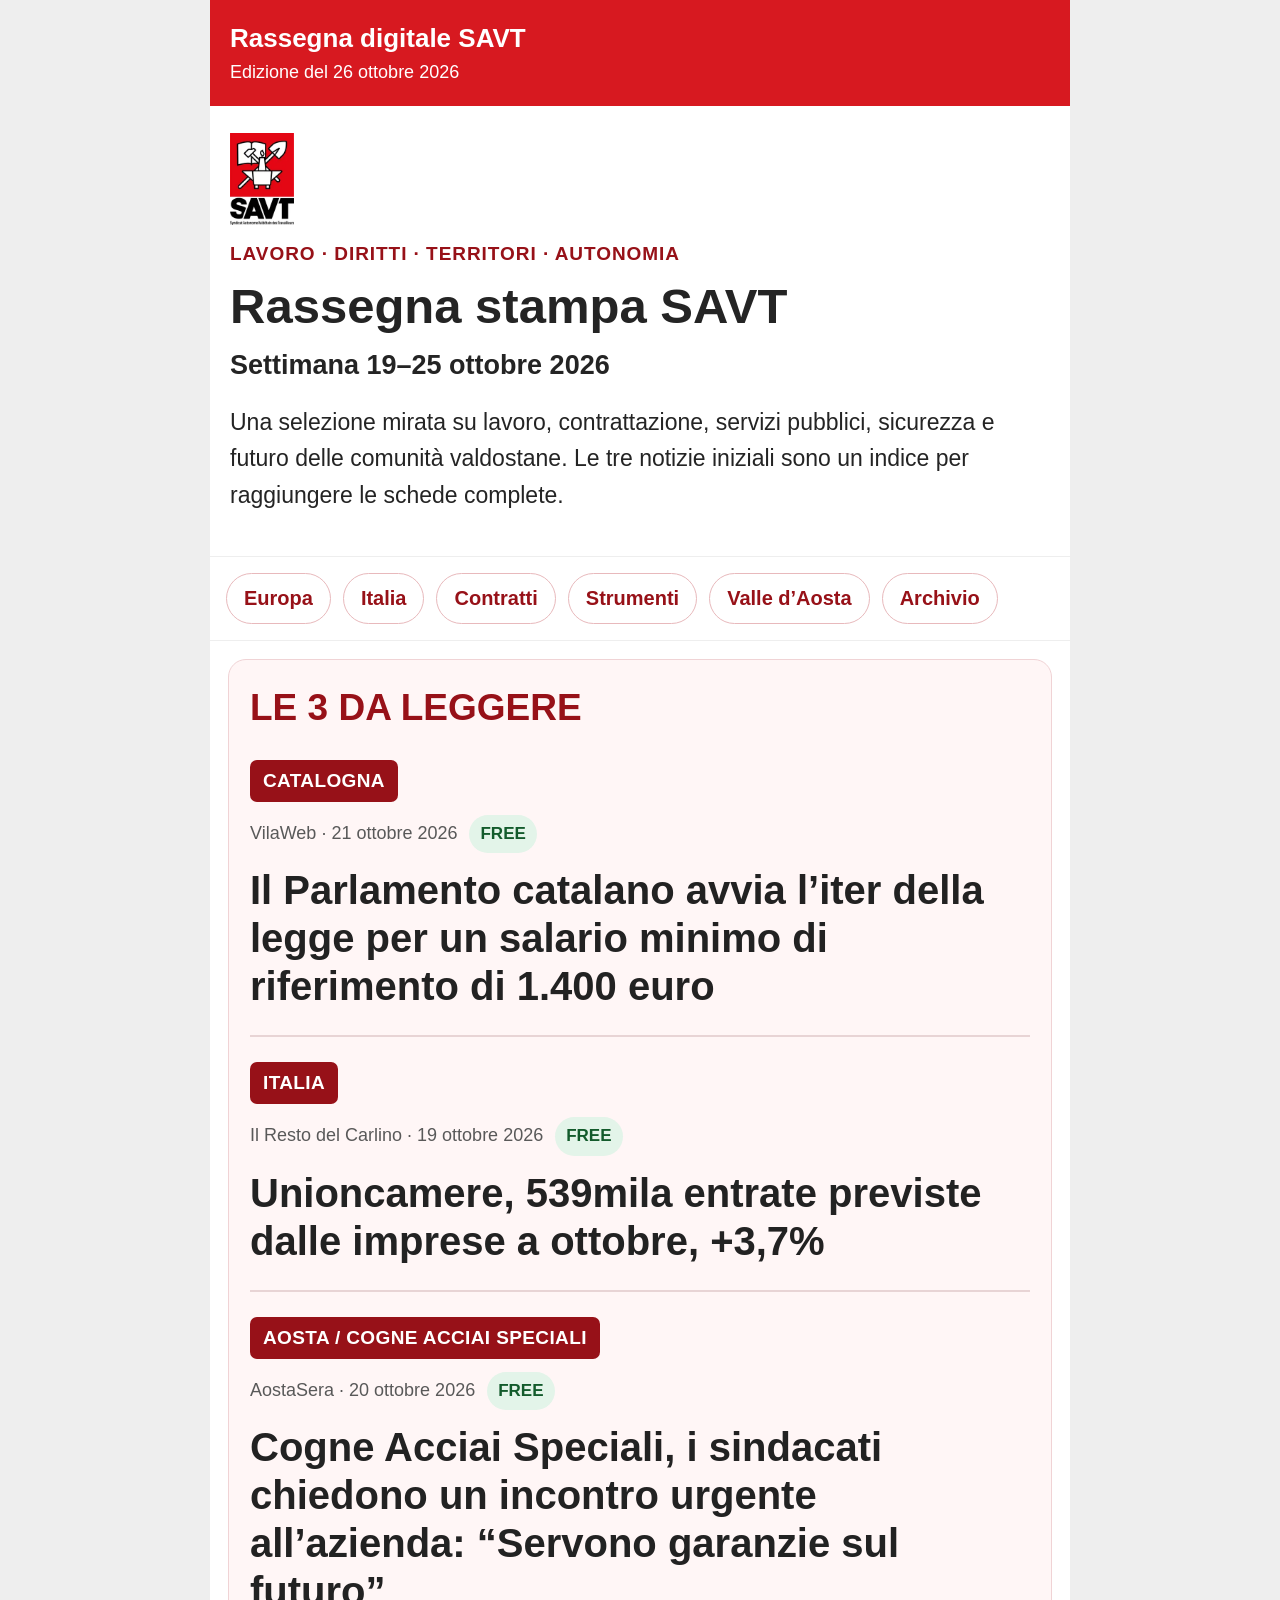
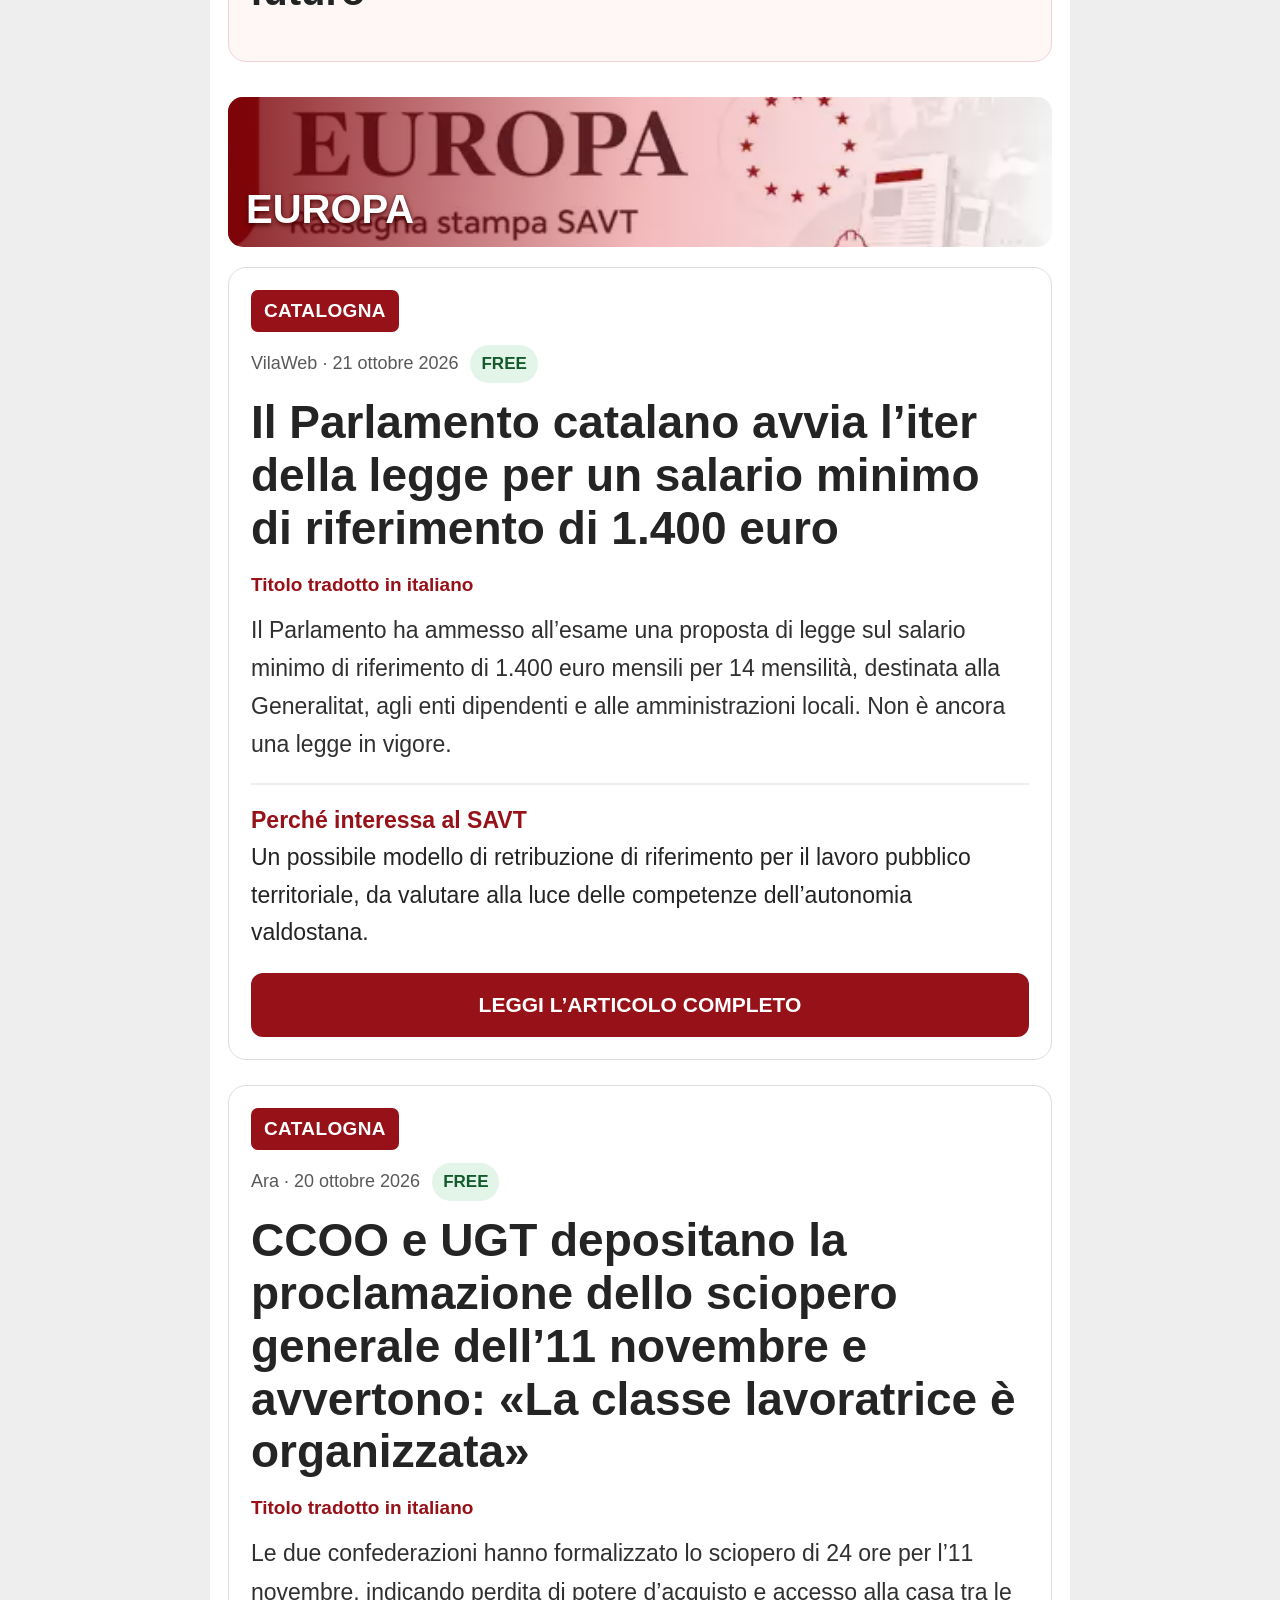
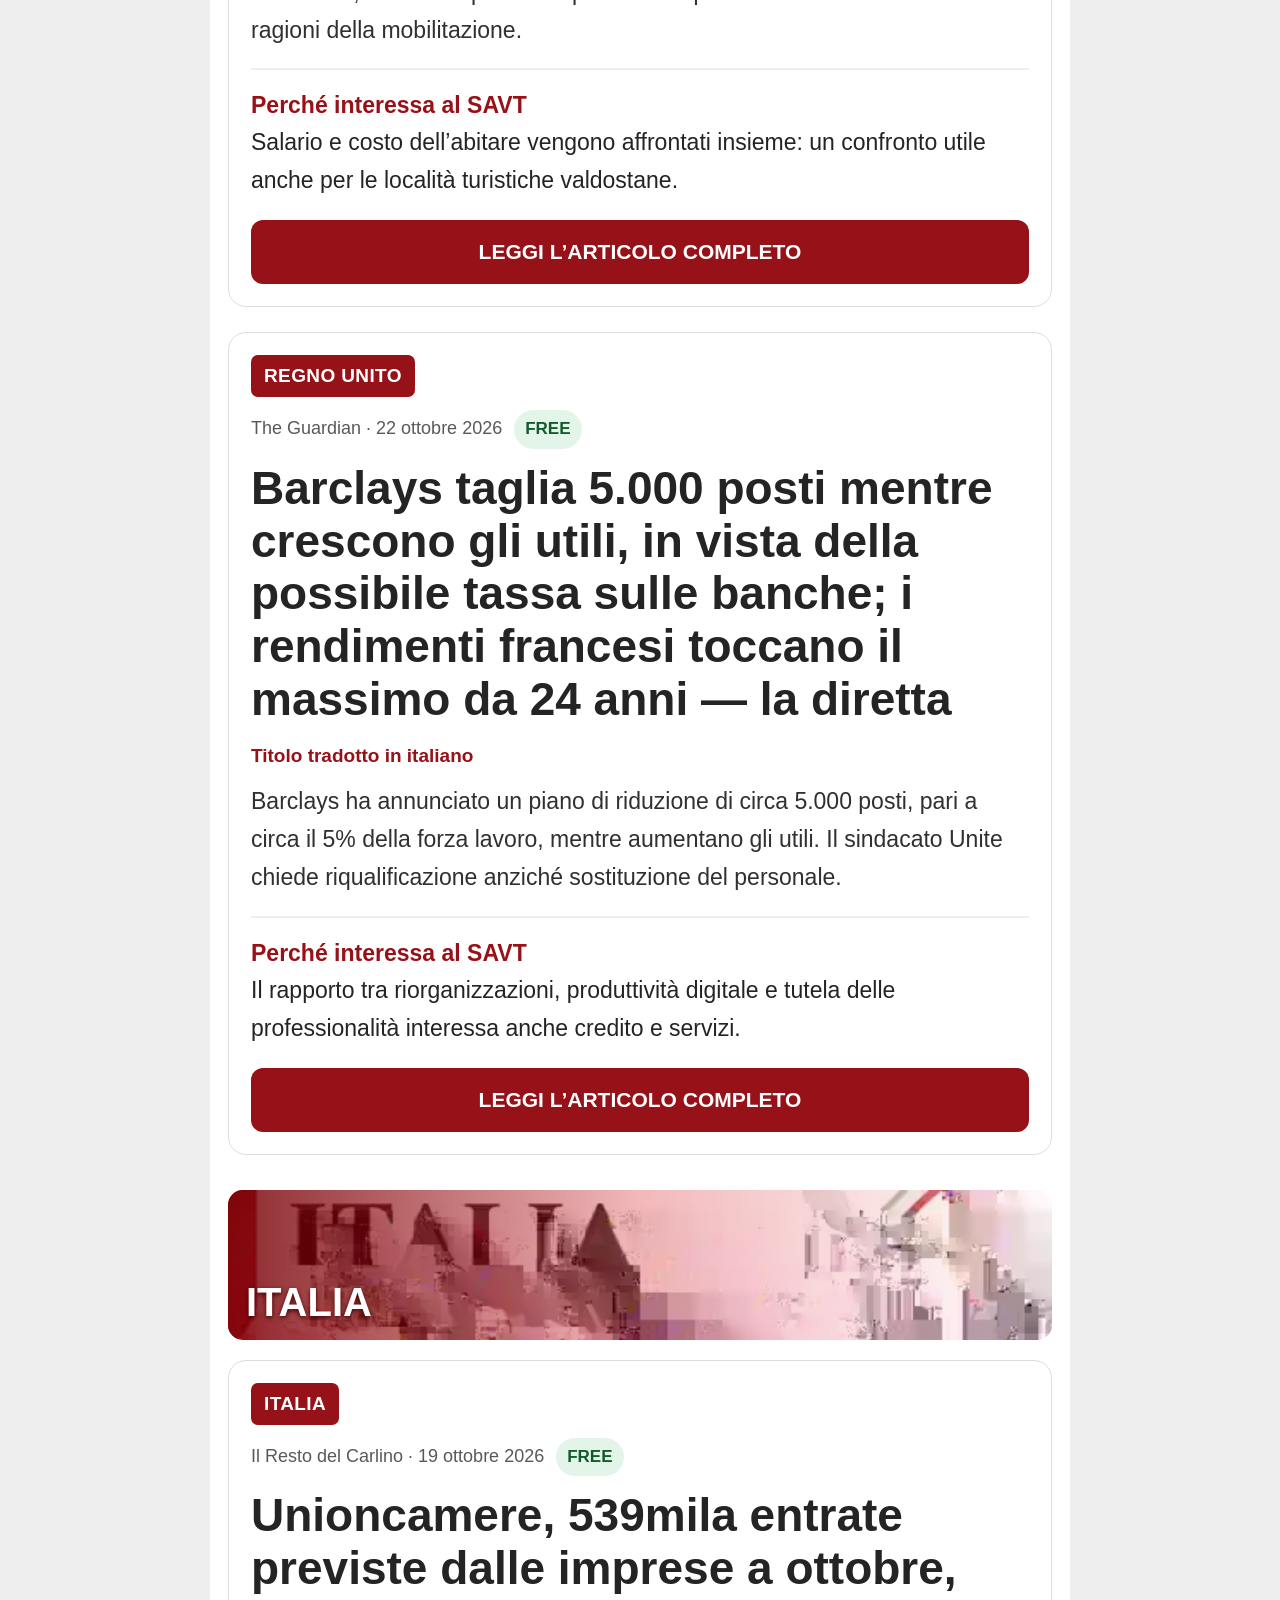
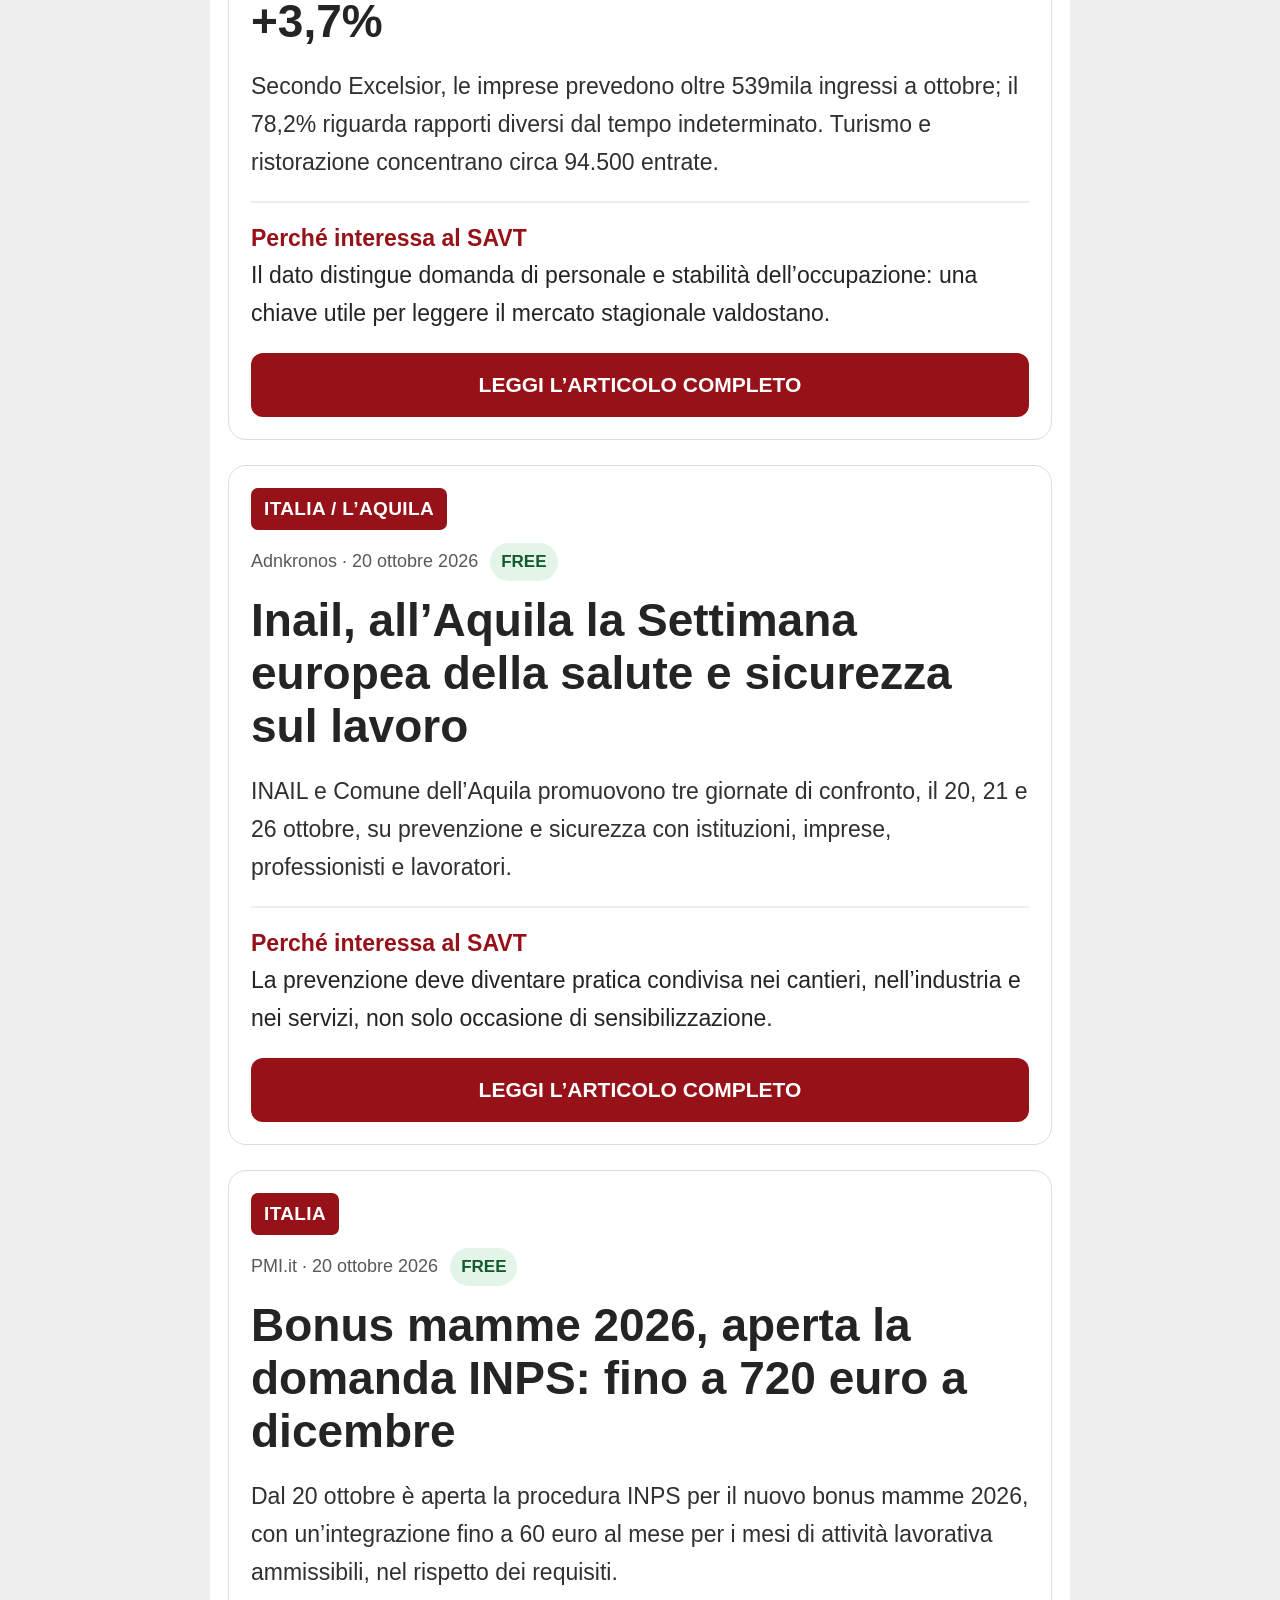
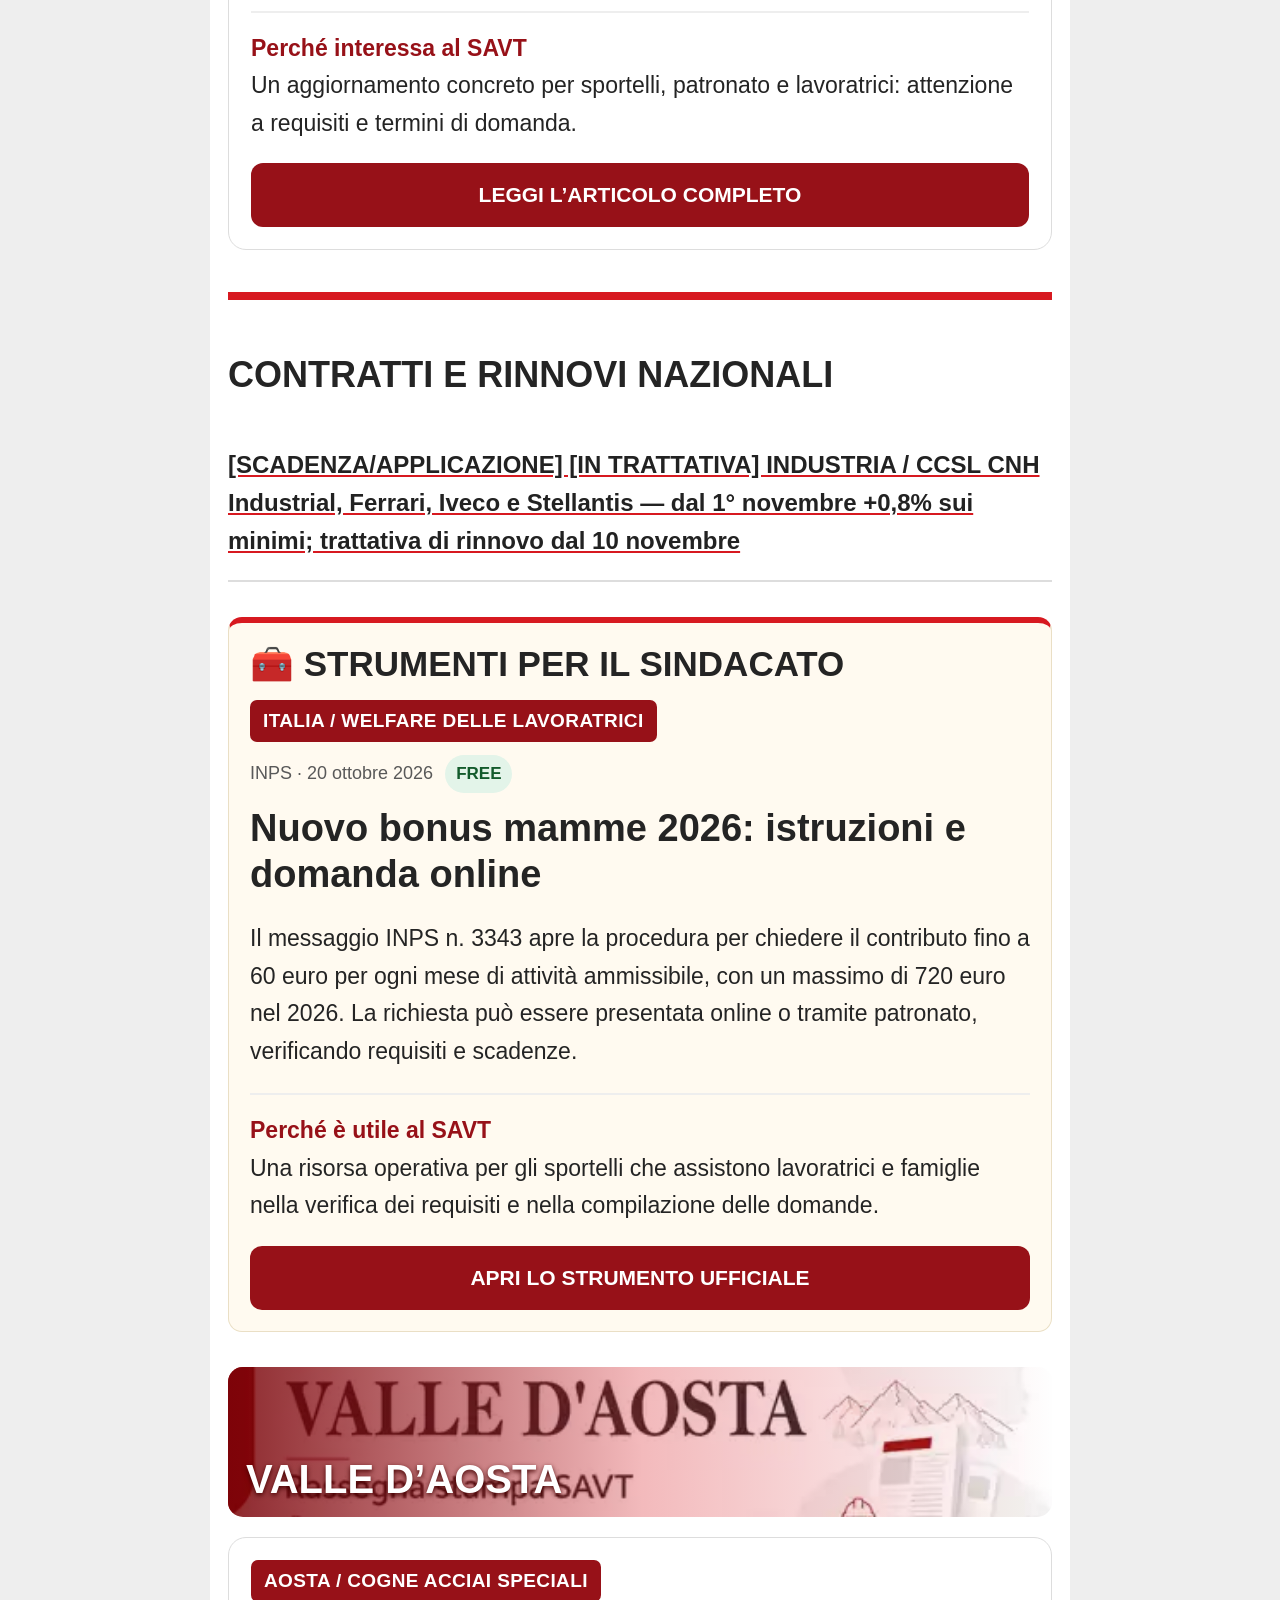
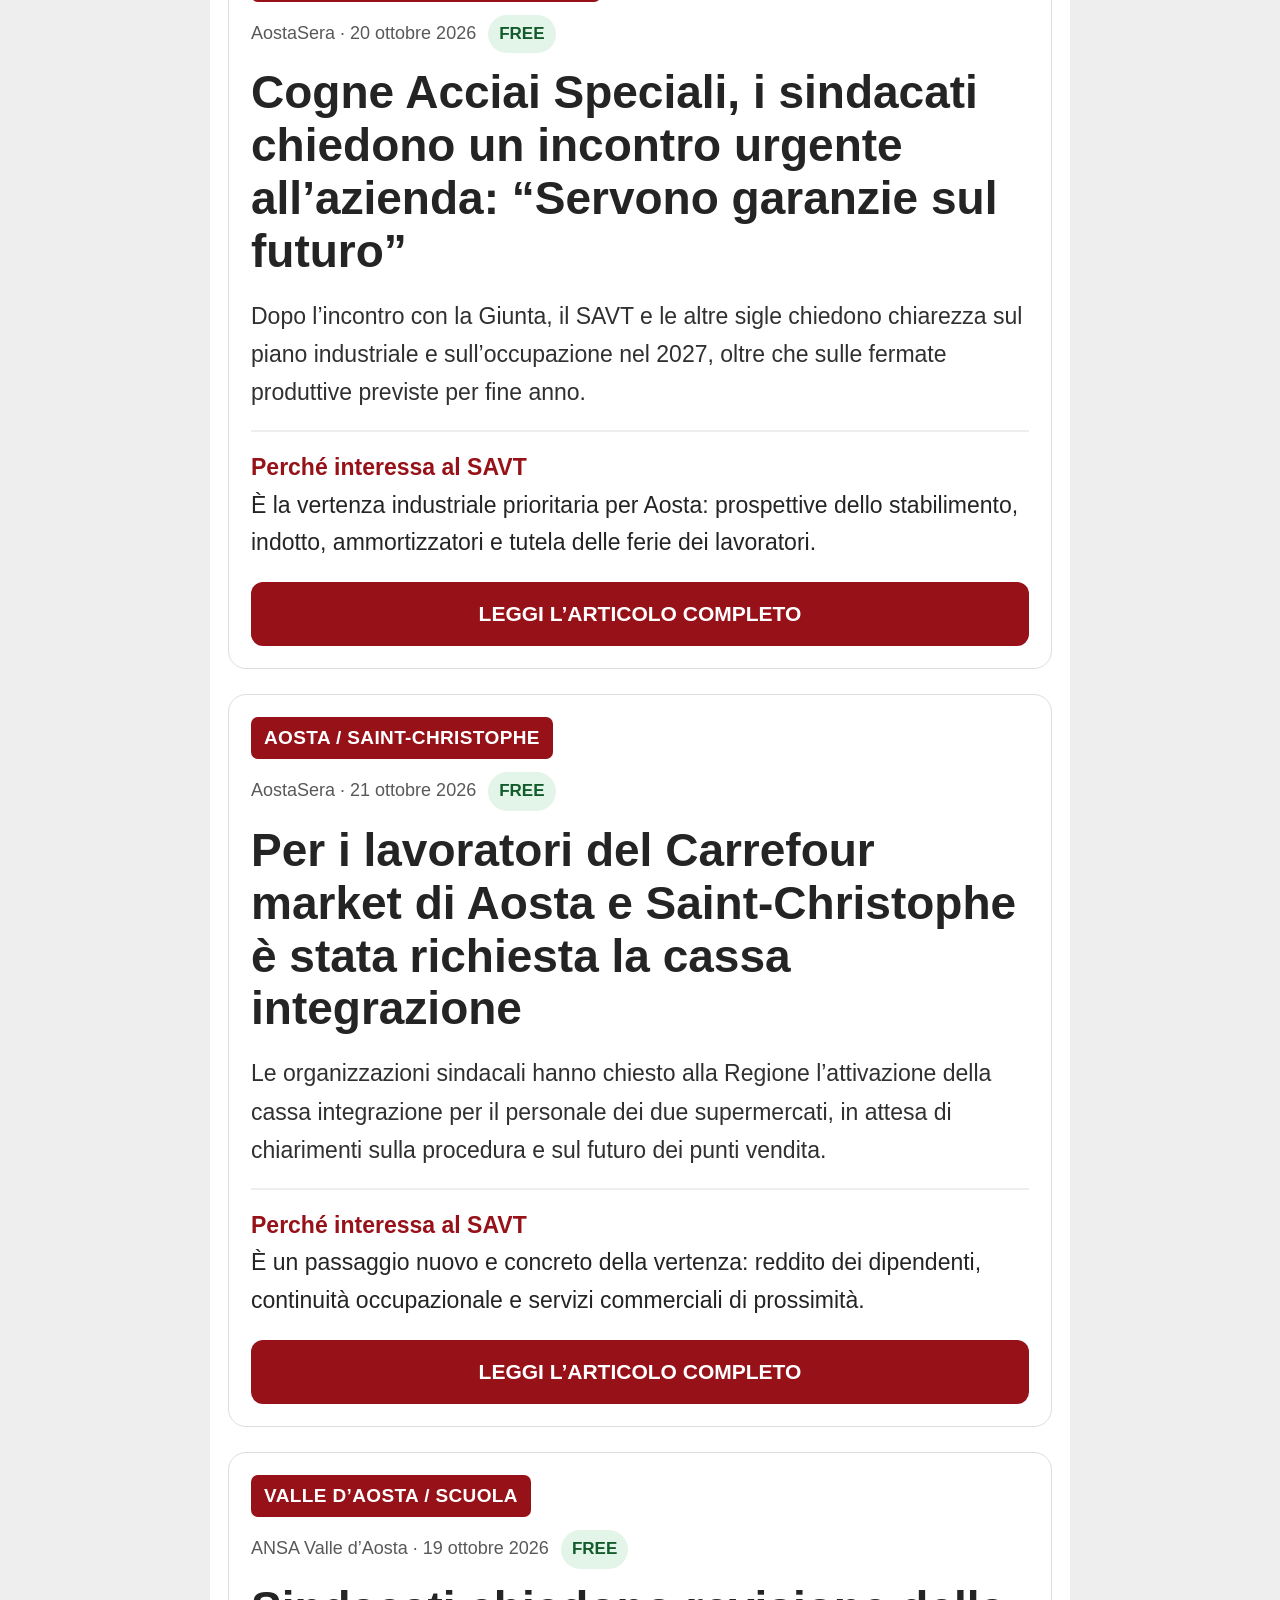
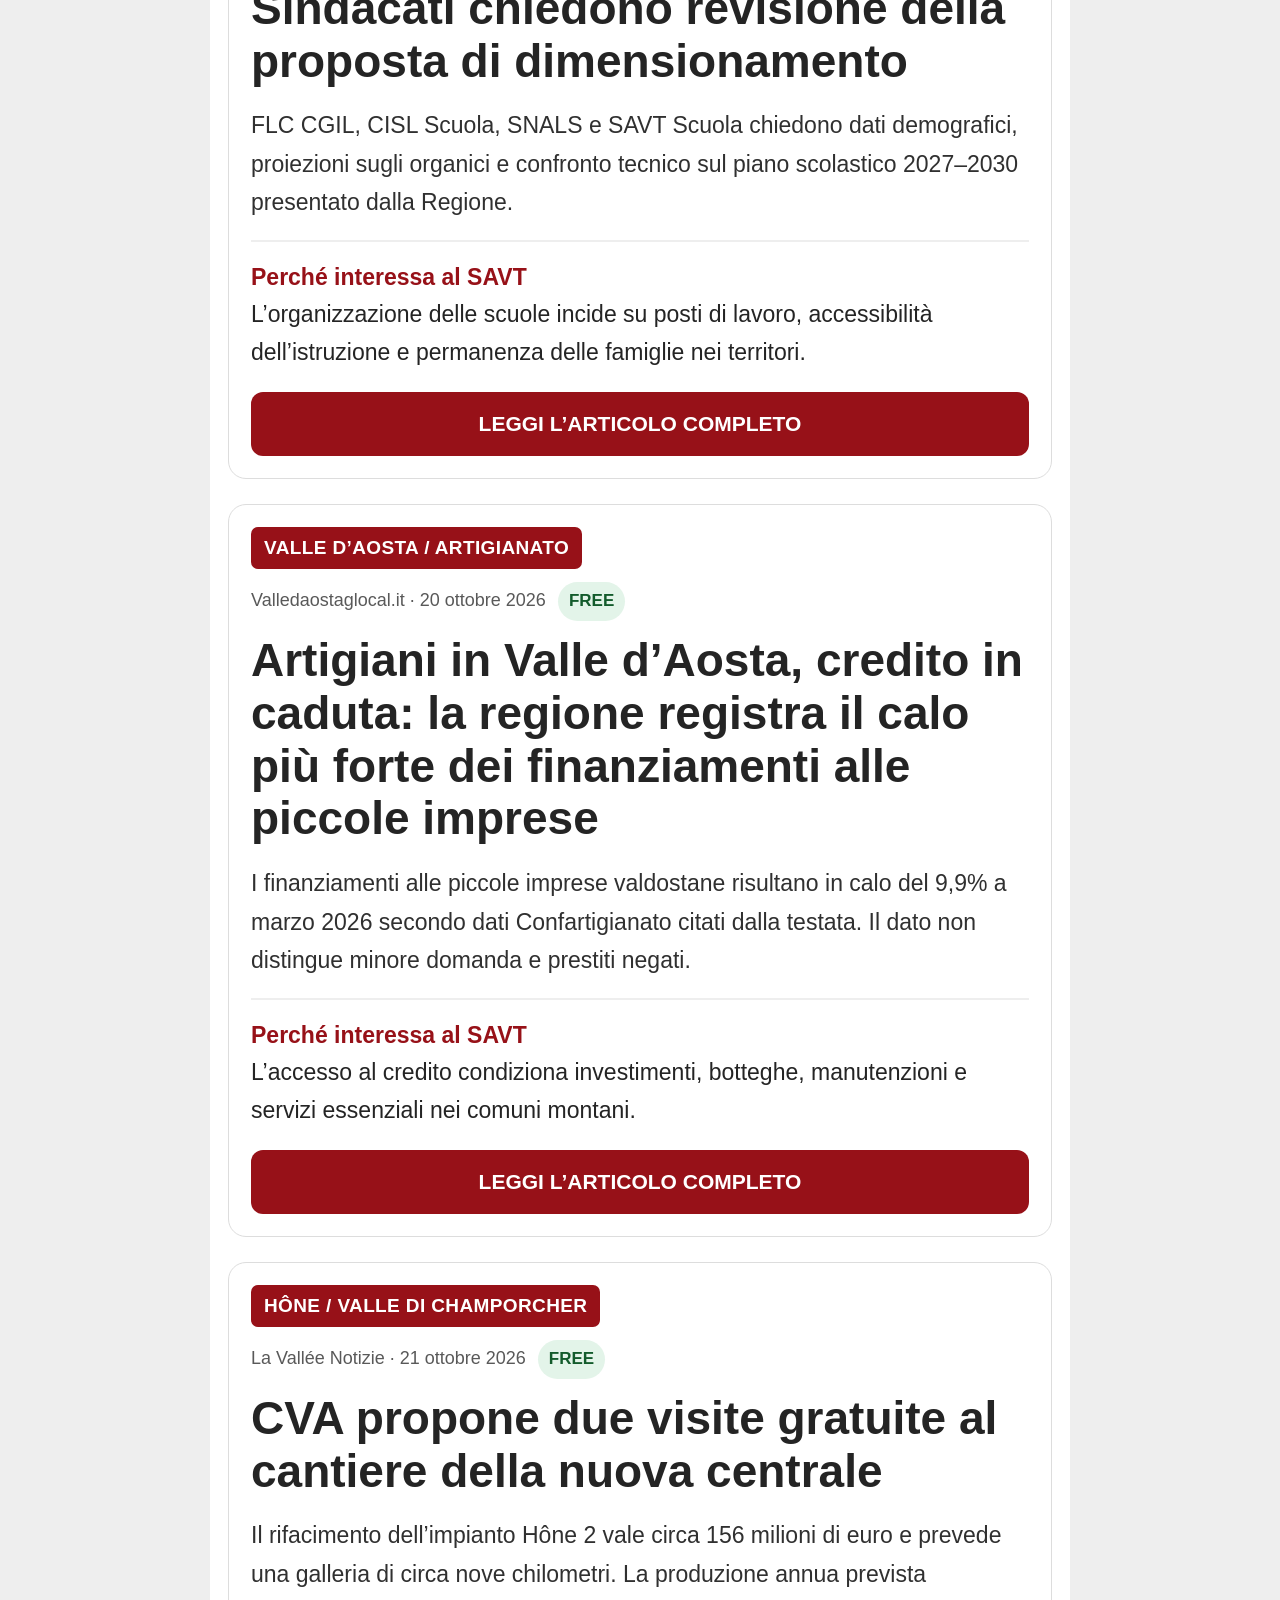
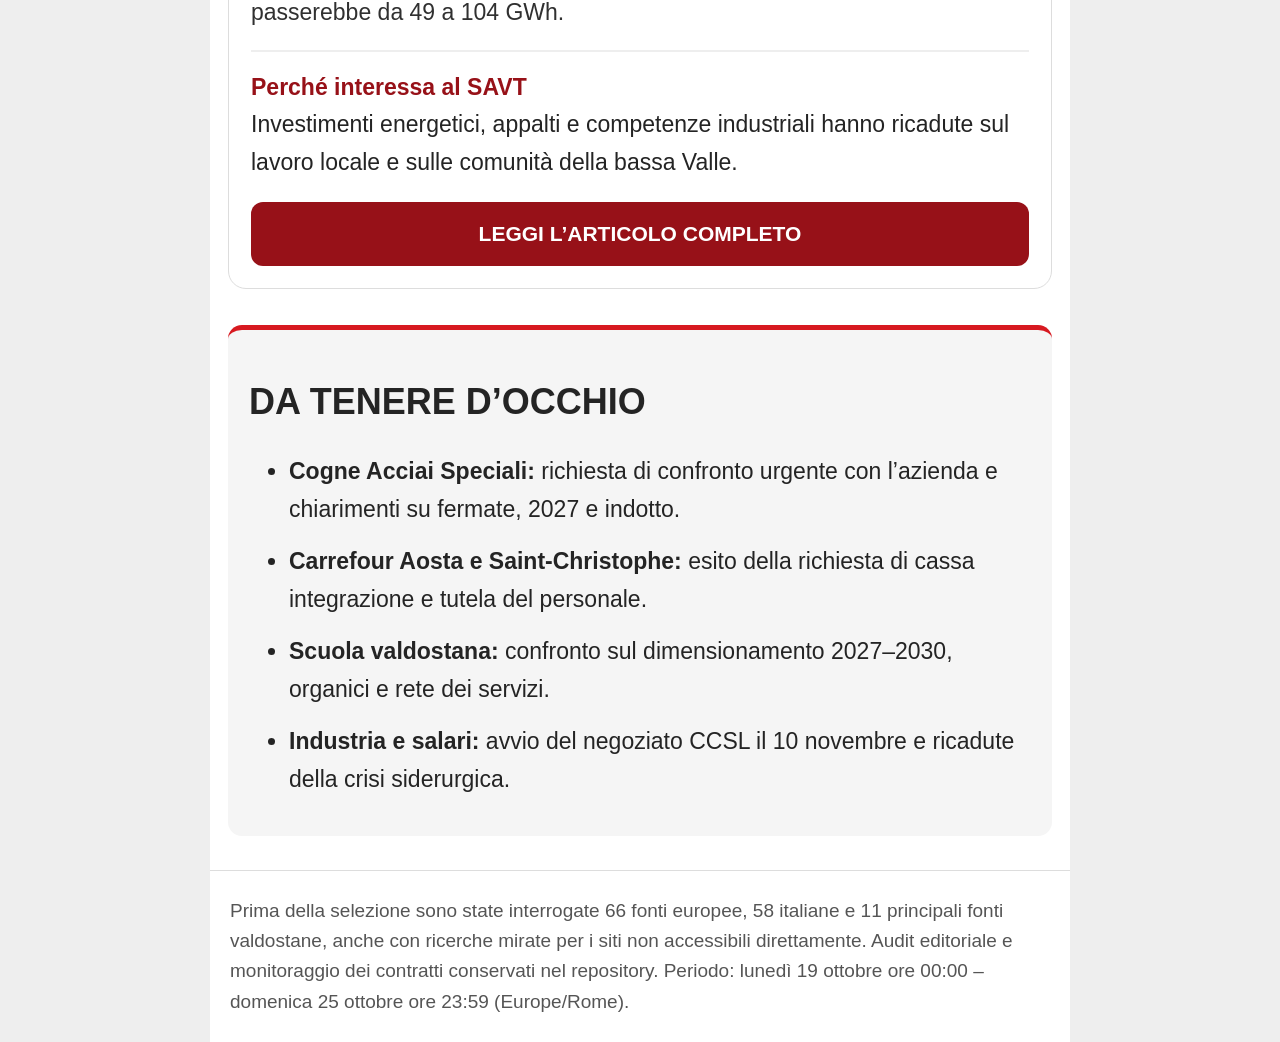
<file: archivio/2026-10-19-25/index.html>
<!doctype html><html lang="it"><head><meta charset="utf-8"><meta name="viewport" content="width=device-width,initial-scale=1"><meta name="robots" content="noindex,nofollow"><meta name="savt-build" content="2026-10-26-0400"><title>Rassegna stampa SAVT — 19–25 ottobre 2026</title><style>*{box-sizing:border-box}html{scroll-behavior:smooth}body{margin:0;background:#eee;color:#242424;font-family:Arial,Helvetica,sans-serif}.page{max-width:860px;margin:auto;background:#fff}.top{background:#d71920;color:#fff;padding:23px 20px;font-weight:900;font-size:26px}.top small{display:block;font-size:18px;font-weight:500;margin-top:8px}header{padding:27px 20px 20px}.logo{height:92px;max-width:140px;object-fit:contain;display:block;margin-bottom:18px}.kicker{font-size:19px;color:#971118;font-weight:900;letter-spacing:.05em}h1{font-size:49px;line-height:1.12;margin:14px 0}.week{font-size:27px;font-weight:900;margin:16px 0}header p{font-size:23px;line-height:1.58}nav{padding:16px;display:flex;gap:12px;overflow-x:auto;white-space:nowrap;border-block:1px solid #eee}nav a{padding:13px 17px;border:1px solid #e8b9bc;border-radius:30px;color:#971118;font-size:20px;font-weight:800;text-decoration:none}main{padding:18px 18px 34px}.highlight{background:#fff6f6;border:1px solid #f0d3d5;border-radius:18px;padding:21px}.highlight h2{font-size:37px;color:#971118;margin:6px 0}.pick{display:block;padding:25px 0;border-bottom:2px solid #e8d4d5;color:#222;text-decoration:none}.pick:last-child{border:0}.pick strong{display:block;font-size:40px;line-height:1.2}.territory{display:inline-block;background:#971118;color:#fff;border-radius:7px;padding:10px 13px;font-size:19px;font-weight:900;letter-spacing:.02em;margin-bottom:13px}.meta{font-size:18px;color:#595959;line-height:1.55;margin-bottom:13px}.badge{display:inline-block;background:#e3f4e9;color:#135b2c;border-radius:22px;padding:6px 11px;font-size:17px;font-weight:900;margin-left:7px}.badge.paywall{background:#fff0dc;color:#7e4200}.banner{position:relative;margin:35px 0 20px;background:#971118;border-radius:15px;overflow:hidden;min-height:150px}.banner img{width:100%;height:150px;object-fit:cover;display:block}.banner:after{content:'';position:absolute;inset:0;background:linear-gradient(90deg,rgba(120,0,6,.84),rgba(215,25,32,.3),transparent)}.banner h2{position:absolute;bottom:15px;left:18px;z-index:2;font-size:40px;color:#fff;margin:0;text-shadow:0 2px 5px #400}.card{border:1px solid #ddd;border-radius:18px;padding:22px;margin-bottom:25px;scroll-margin-top:12px}.card h3{font-size:46px;line-height:1.15;margin:5px 0 19px;overflow-wrap:anywhere}.card p{font-size:23px;line-height:1.66;color:#303030;margin:0 0 19px}.translation{font-size:19px;font-weight:800;color:#971118;margin-bottom:15px}.why{border-top:2px solid #eee;padding-top:17px;font-size:23px;line-height:1.63}.why strong{color:#971118}.cta{display:block;width:100%;text-align:center;background:#971118;color:#fff;text-decoration:none;border-radius:12px;padding:20px 13px;font-size:21px;font-weight:900;margin-top:21px}.contracts{border-top:8px solid #d71920;margin:42px 0 26px;padding-top:23px}.contracts h2{font-size:36px;line-height:1.2}.contracts ul{list-style:none;padding:0}.contracts li{padding:20px 0;border-bottom:2px solid #ddd}.contracts a{font-size:24px;font-weight:800;line-height:1.58;color:#222;text-decoration:underline;text-decoration-color:#d71920}.tool{background:#fffaf0;border:1px solid #eadfc5;border-top:6px solid #d71920;border-radius:14px;padding:21px;margin:35px 0 20px}.tool h2{font-size:35px;margin:0 0 15px}.tool h3{font-size:38px;line-height:1.2;margin:5px 0 14px}.tool p{font-size:23px;line-height:1.63}.watch{background:#f5f5f5;border-top:5px solid #d71920;border-radius:14px;padding:21px;margin-top:36px}.watch h2{font-size:36px}.watch li{font-size:23px;line-height:1.65;margin:14px 0}footer{border-top:1px solid #ddd;padding:25px 20px;color:#555;font-size:19px;line-height:1.6}@media(max-width:600px){h1{font-size:46px}.pick strong{font-size:40px}.card h3{font-size:46px}.top{font-size:25px}.banner h2{font-size:39px}.card{padding:19px}.highlight{padding:18px}main{padding:13px}}</style></head><body><div class="page"><div class="top">Rassegna digitale SAVT<small>Edizione del 26 ottobre 2026</small></div><header><img class="logo" src="[data-uri]" alt="Logo SAVT ufficiale"><div class="kicker">LAVORO · DIRITTI · TERRITORI · AUTONOMIA</div><h1>Rassegna stampa SAVT</h1><div class="week">Settimana 19–25 ottobre 2026</div><p>Una selezione mirata su lavoro, contrattazione, servizi pubblici, sicurezza e futuro delle comunità valdostane. Le tre notizie iniziali sono un indice per raggiungere le schede complete.</p></header><nav><a href="#europa">Europa</a><a href="#italia">Italia</a><a href="#contratti">Contratti</a><a href="#strumenti">Strumenti</a><a href="#vda">Valle d’Aosta</a><a href="../">Archivio</a></nav><main><section class="highlight"><h2>LE 3 DA LEGGERE</h2><a class="pick" href="#top-europa"><span class="territory">CATALOGNA</span><div class="meta">VilaWeb · 21 ottobre 2026 <span class="badge">FREE</span></div><strong>Il Parlamento catalano avvia l’iter della legge per un salario minimo di riferimento di 1.400 euro</strong></a><a class="pick" href="#top-italia"><span class="territory">ITALIA</span><div class="meta">Il Resto del Carlino · 19 ottobre 2026 <span class="badge">FREE</span></div><strong>Unioncamere, 539mila entrate previste dalle imprese a ottobre, +3,7%</strong></a><a class="pick" href="#top-vda"><span class="territory">AOSTA / COGNE ACCIAI SPECIALI</span><div class="meta">AostaSera · 20 ottobre 2026 <span class="badge">FREE</span></div><strong>Cogne Acciai Speciali, i sindacati chiedono un incontro urgente all’azienda: “Servono garanzie sul futuro”</strong></a></section><section id="europa"><div class="banner"><img src="[data-uri]" alt="" aria-hidden="true"><h2>EUROPA</h2></div><article class="card" id="top-europa"><div class="territory">CATALOGNA</div><div class="meta">VilaWeb · 21 ottobre 2026 <span class="badge">FREE</span></div><h3>Il Parlamento catalano avvia l’iter della legge per un salario minimo di riferimento di 1.400 euro</h3><div class="translation">Titolo tradotto in italiano</div><p>Il Parlamento ha ammesso all’esame una proposta di legge sul salario minimo di riferimento di 1.400 euro mensili per 14 mensilità, destinata alla Generalitat, agli enti dipendenti e alle amministrazioni locali. Non è ancora una legge in vigore.</p><div class="why"><strong>Perché interessa al SAVT</strong><br>Un possibile modello di retribuzione di riferimento per il lavoro pubblico territoriale, da valutare alla luce delle competenze dell’autonomia valdostana.</div><a class="cta" href="https://www.vilaweb.cat/noticies/parlament-tramita-llei-crear-salari-minim-referencia-catalunya/" target="_blank" rel="noopener noreferrer">LEGGI L’ARTICOLO COMPLETO</a></article><article class="card"><div class="territory">CATALOGNA</div><div class="meta">Ara · 20 ottobre 2026 <span class="badge">FREE</span></div><h3>CCOO e UGT depositano la proclamazione dello sciopero generale dell’11 novembre e avvertono: «La classe lavoratrice è organizzata»</h3><div class="translation">Titolo tradotto in italiano</div><p>Le due confederazioni hanno formalizzato lo sciopero di 24 ore per l’11 novembre, indicando perdita di potere d’acquisto e accesso alla casa tra le ragioni della mobilitazione.</p><div class="why"><strong>Perché interessa al SAVT</strong><br>Salario e costo dell’abitare vengono affrontati insieme: un confronto utile anche per le località turistiche valdostane.</div><a class="cta" href="https://www.ara.cat/economia/mercat-laboral/ccoo-ugt-formalitzen-registre-vaga-general-l-11-n-avisen-classe-treballadora-organitzada_25_5884623.html" target="_blank" rel="noopener noreferrer">LEGGI L’ARTICOLO COMPLETO</a></article><article class="card"><div class="territory">REGNO UNITO</div><div class="meta">The Guardian · 22 ottobre 2026 <span class="badge">FREE</span></div><h3>Barclays taglia 5.000 posti mentre crescono gli utili, in vista della possibile tassa sulle banche; i rendimenti francesi toccano il massimo da 24 anni — la diretta</h3><div class="translation">Titolo tradotto in italiano</div><p>Barclays ha annunciato un piano di riduzione di circa 5.000 posti, pari a circa il 5% della forza lavoro, mentre aumentano gli utili. Il sindacato Unite chiede riqualificazione anziché sostituzione del personale.</p><div class="why"><strong>Perché interessa al SAVT</strong><br>Il rapporto tra riorganizzazioni, produttività digitale e tutela delle professionalità interessa anche credito e servizi.</div><a class="cta" href="https://www.theguardian.com/business/live/2026/oct/22/barclays-profits-jump-looming-bank-tax-french-bond-yields-hit-fresh-24-year-high-latest-live-updates" target="_blank" rel="noopener noreferrer">LEGGI L’ARTICOLO COMPLETO</a></article></section><section id="italia"><div class="banner"><img src="[data-uri]" alt="" aria-hidden="true"><h2>ITALIA</h2></div><article class="card" id="top-italia"><div class="territory">ITALIA</div><div class="meta">Il Resto del Carlino · 19 ottobre 2026 <span class="badge">FREE</span></div><h3>Unioncamere, 539mila entrate previste dalle imprese a ottobre, +3,7%</h3><p>Secondo Excelsior, le imprese prevedono oltre 539mila ingressi a ottobre; il 78,2% riguarda rapporti diversi dal tempo indeterminato. Turismo e ristorazione concentrano circa 94.500 entrate.</p><div class="why"><strong>Perché interessa al SAVT</strong><br>Il dato distingue domanda di personale e stabilità dell’occupazione: una chiave utile per leggere il mercato stagionale valdostano.</div><a class="cta" href="https://www.ilrestodelcarlino.it/economia/ultimaora/unioncamere-539mila-entrate-previste-dalle-526c2f3b" target="_blank" rel="noopener noreferrer">LEGGI L’ARTICOLO COMPLETO</a></article><article class="card"><div class="territory">ITALIA / L’AQUILA</div><div class="meta">Adnkronos · 20 ottobre 2026 <span class="badge">FREE</span></div><h3>Inail, all’Aquila la Settimana europea della salute e sicurezza sul lavoro</h3><p>INAIL e Comune dell’Aquila promuovono tre giornate di confronto, il 20, 21 e 26 ottobre, su prevenzione e sicurezza con istituzioni, imprese, professionisti e lavoratori.</p><div class="why"><strong>Perché interessa al SAVT</strong><br>La prevenzione deve diventare pratica condivisa nei cantieri, nell’industria e nei servizi, non solo occasione di sensibilizzazione.</div><a class="cta" href="https://www.adnkronos.com/economia/inail-allaquila-la-settimana-europea-della-salute-e-sicurezza-sul-lavoro_4auZQGtMSizlK3DDQKrCUQ" target="_blank" rel="noopener noreferrer">LEGGI L’ARTICOLO COMPLETO</a></article><article class="card"><div class="territory">ITALIA</div><div class="meta">PMI.it · 20 ottobre 2026 <span class="badge">FREE</span></div><h3>Bonus mamme 2026, aperta la domanda INPS: fino a 720 euro a dicembre</h3><p>Dal 20 ottobre è aperta la procedura INPS per il nuovo bonus mamme 2026, con un’integrazione fino a 60 euro al mese per i mesi di attività lavorativa ammissibili, nel rispetto dei requisiti.</p><div class="why"><strong>Perché interessa al SAVT</strong><br>Un aggiornamento concreto per sportelli, patronato e lavoratrici: attenzione a requisiti e termini di domanda.</div><a class="cta" href="https://www.pmi.it/economia/lavoro/455303/bonus-mamme-lavoratrici-requisiti-importi.html" target="_blank" rel="noopener noreferrer">LEGGI L’ARTICOLO COMPLETO</a></article></section><section class="contracts" id="contratti"><h2>CONTRATTI E RINNOVI NAZIONALI</h2><ul><li><a href="https://www.fim-cisl.it/2026/10/20/ccsl-dal-primo-di-novembre-parte-lultima-tranche-di-aumenti-il-10-a-torino-inizia-il-negoziato-di-rinnovo/" target="_blank" rel="noopener noreferrer">[SCADENZA/APPLICAZIONE] [IN TRATTATIVA] INDUSTRIA / CCSL CNH Industrial, Ferrari, Iveco e Stellantis — dal 1° novembre +0,8% sui minimi; trattativa di rinnovo dal 10 novembre</a></li></ul></section><section class="tool" id="strumenti"><h2>🧰 STRUMENTI PER IL SINDACATO</h2><div class="territory">ITALIA / WELFARE DELLE LAVORATRICI</div><div class="meta">INPS · 20 ottobre 2026 <span class="badge">FREE</span></div><h3>Nuovo bonus mamme 2026: istruzioni e domanda online</h3><p>Il messaggio INPS n. 3343 apre la procedura per chiedere il contributo fino a 60 euro per ogni mese di attività ammissibile, con un massimo di 720 euro nel 2026. La richiesta può essere presentata online o tramite patronato, verificando requisiti e scadenze.</p><div class="why"><strong>Perché è utile al SAVT</strong><br>Una risorsa operativa per gli sportelli che assistono lavoratrici e famiglie nella verifica dei requisiti e nella compilazione delle domande.</div><a class="cta" href="https://www.inps.it/it/it/inps-comunica/atti/circolari-messaggi-e-normativa/dettaglio.circolari-e-messaggi.2026.10.messaggio-numero-3343-del-20-10-2026_16395.html" target="_blank" rel="noopener noreferrer">APRI LO STRUMENTO UFFICIALE</a></section><section id="vda"><div class="banner"><img src="[data-uri]" alt="" aria-hidden="true"><h2>VALLE D’AOSTA</h2></div><article class="card" id="top-vda"><div class="territory">AOSTA / COGNE ACCIAI SPECIALI</div><div class="meta">AostaSera · 20 ottobre 2026 <span class="badge">FREE</span></div><h3>Cogne Acciai Speciali, i sindacati chiedono un incontro urgente all’azienda: “Servono garanzie sul futuro”</h3><p>Dopo l’incontro con la Giunta, il SAVT e le altre sigle chiedono chiarezza sul piano industriale e sull’occupazione nel 2027, oltre che sulle fermate produttive previste per fine anno.</p><div class="why"><strong>Perché interessa al SAVT</strong><br>È la vertenza industriale prioritaria per Aosta: prospettive dello stabilimento, indotto, ammortizzatori e tutela delle ferie dei lavoratori.</div><a class="cta" href="https://aostasera.it/notizie/lavoro/cogne-acciai-speciali-stop-produzione-sindacati/" target="_blank" rel="noopener noreferrer">LEGGI L’ARTICOLO COMPLETO</a></article><article class="card"><div class="territory">AOSTA / SAINT-CHRISTOPHE</div><div class="meta">AostaSera · 21 ottobre 2026 <span class="badge">FREE</span></div><h3>Per i lavoratori del Carrefour market di Aosta e Saint-Christophe è stata richiesta la cassa integrazione</h3><p>Le organizzazioni sindacali hanno chiesto alla Regione l’attivazione della cassa integrazione per il personale dei due supermercati, in attesa di chiarimenti sulla procedura e sul futuro dei punti vendita.</p><div class="why"><strong>Perché interessa al SAVT</strong><br>È un passaggio nuovo e concreto della vertenza: reddito dei dipendenti, continuità occupazionale e servizi commerciali di prossimità.</div><a class="cta" href="https://aostasera.it/notizie/lavoro/scaffali-vuoti-e-forniture-bloccate-i-carrefour-market-di-aosta-e-saint-christophe-verso-la-chiusura/" target="_blank" rel="noopener noreferrer">LEGGI L’ARTICOLO COMPLETO</a></article><article class="card"><div class="territory">VALLE D’AOSTA / SCUOLA</div><div class="meta">ANSA Valle d’Aosta · 19 ottobre 2026 <span class="badge">FREE</span></div><h3>Sindacati chiedono revisione della proposta di dimensionamento</h3><p>FLC CGIL, CISL Scuola, SNALS e SAVT Scuola chiedono dati demografici, proiezioni sugli organici e confronto tecnico sul piano scolastico 2027–2030 presentato dalla Regione.</p><div class="why"><strong>Perché interessa al SAVT</strong><br>L’organizzazione delle scuole incide su posti di lavoro, accessibilità dell’istruzione e permanenza delle famiglie nei territori.</div><a class="cta" href="https://www.ansa.it/valledaosta/notizie/2026/10/19/sindacati-scuola-chiedono-revisione-della-proposta-di-dimensionamento_02681261-41e9-4857-a78e-f0e8ebc6e823.html" target="_blank" rel="noopener noreferrer">LEGGI L’ARTICOLO COMPLETO</a></article><article class="card"><div class="territory">VALLE D’AOSTA / ARTIGIANATO</div><div class="meta">Valledaostaglocal.it · 20 ottobre 2026 <span class="badge">FREE</span></div><h3>Artigiani in Valle d’Aosta, credito in caduta: la regione registra il calo più forte dei finanziamenti alle piccole imprese</h3><p>I finanziamenti alle piccole imprese valdostane risultano in calo del 9,9% a marzo 2026 secondo dati Confartigianato citati dalla testata. Il dato non distingue minore domanda e prestiti negati.</p><div class="why"><strong>Perché interessa al SAVT</strong><br>L’accesso al credito condiziona investimenti, botteghe, manutenzioni e servizi essenziali nei comuni montani.</div><a class="cta" href="https://www.valledaostaglocal.it/2026/10/20/leggi-notizia/argomenti/mondo-artigiano/articolo/artigiani-in-valle-daosta-credito-in-caduta-la-regione-registra-il-calo-piu-forte-dei-finanzia.html" target="_blank" rel="noopener noreferrer">LEGGI L’ARTICOLO COMPLETO</a></article><article class="card"><div class="territory">HÔNE / VALLE DI CHAMPORCHER</div><div class="meta">La Vallée Notizie · 21 ottobre 2026 <span class="badge">FREE</span></div><h3>CVA propone due visite gratuite al cantiere della nuova centrale</h3><p>Il rifacimento dell’impianto Hône 2 vale circa 156 milioni di euro e prevede una galleria di circa nove chilometri. La produzione annua prevista passerebbe da 49 a 104 GWh.</p><div class="why"><strong>Perché interessa al SAVT</strong><br>Investimenti energetici, appalti e competenze industriali hanno ricadute sul lavoro locale e sulle comunità della bassa Valle.</div><a class="cta" href="https://www.lavalleenotizie.it/bassa-valle/cva-propone-due-visite-gratuite-al-cantiere-della-nuova-centrale/" target="_blank" rel="noopener noreferrer">LEGGI L’ARTICOLO COMPLETO</a></article></section><section class="watch"><h2>DA TENERE D’OCCHIO</h2><ul><li><strong>Cogne Acciai Speciali:</strong> richiesta di confronto urgente con l’azienda e chiarimenti su fermate, 2027 e indotto.</li><li><strong>Carrefour Aosta e Saint-Christophe:</strong> esito della richiesta di cassa integrazione e tutela del personale.</li><li><strong>Scuola valdostana:</strong> confronto sul dimensionamento 2027–2030, organici e rete dei servizi.</li><li><strong>Industria e salari:</strong> avvio del negoziato CCSL il 10 novembre e ricadute della crisi siderurgica.</li></ul></section></main><footer>Prima della selezione sono state interrogate 66 fonti europee, 58 italiane e 11 principali fonti valdostane, anche con ricerche mirate per i siti non accessibili direttamente. Audit editoriale e monitoraggio dei contratti conservati nel repository. Periodo: lunedì 19 ottobre ore 00:00 – domenica 25 ottobre ore 23:59 (Europe/Rome).</footer></div></body></html>
</file>
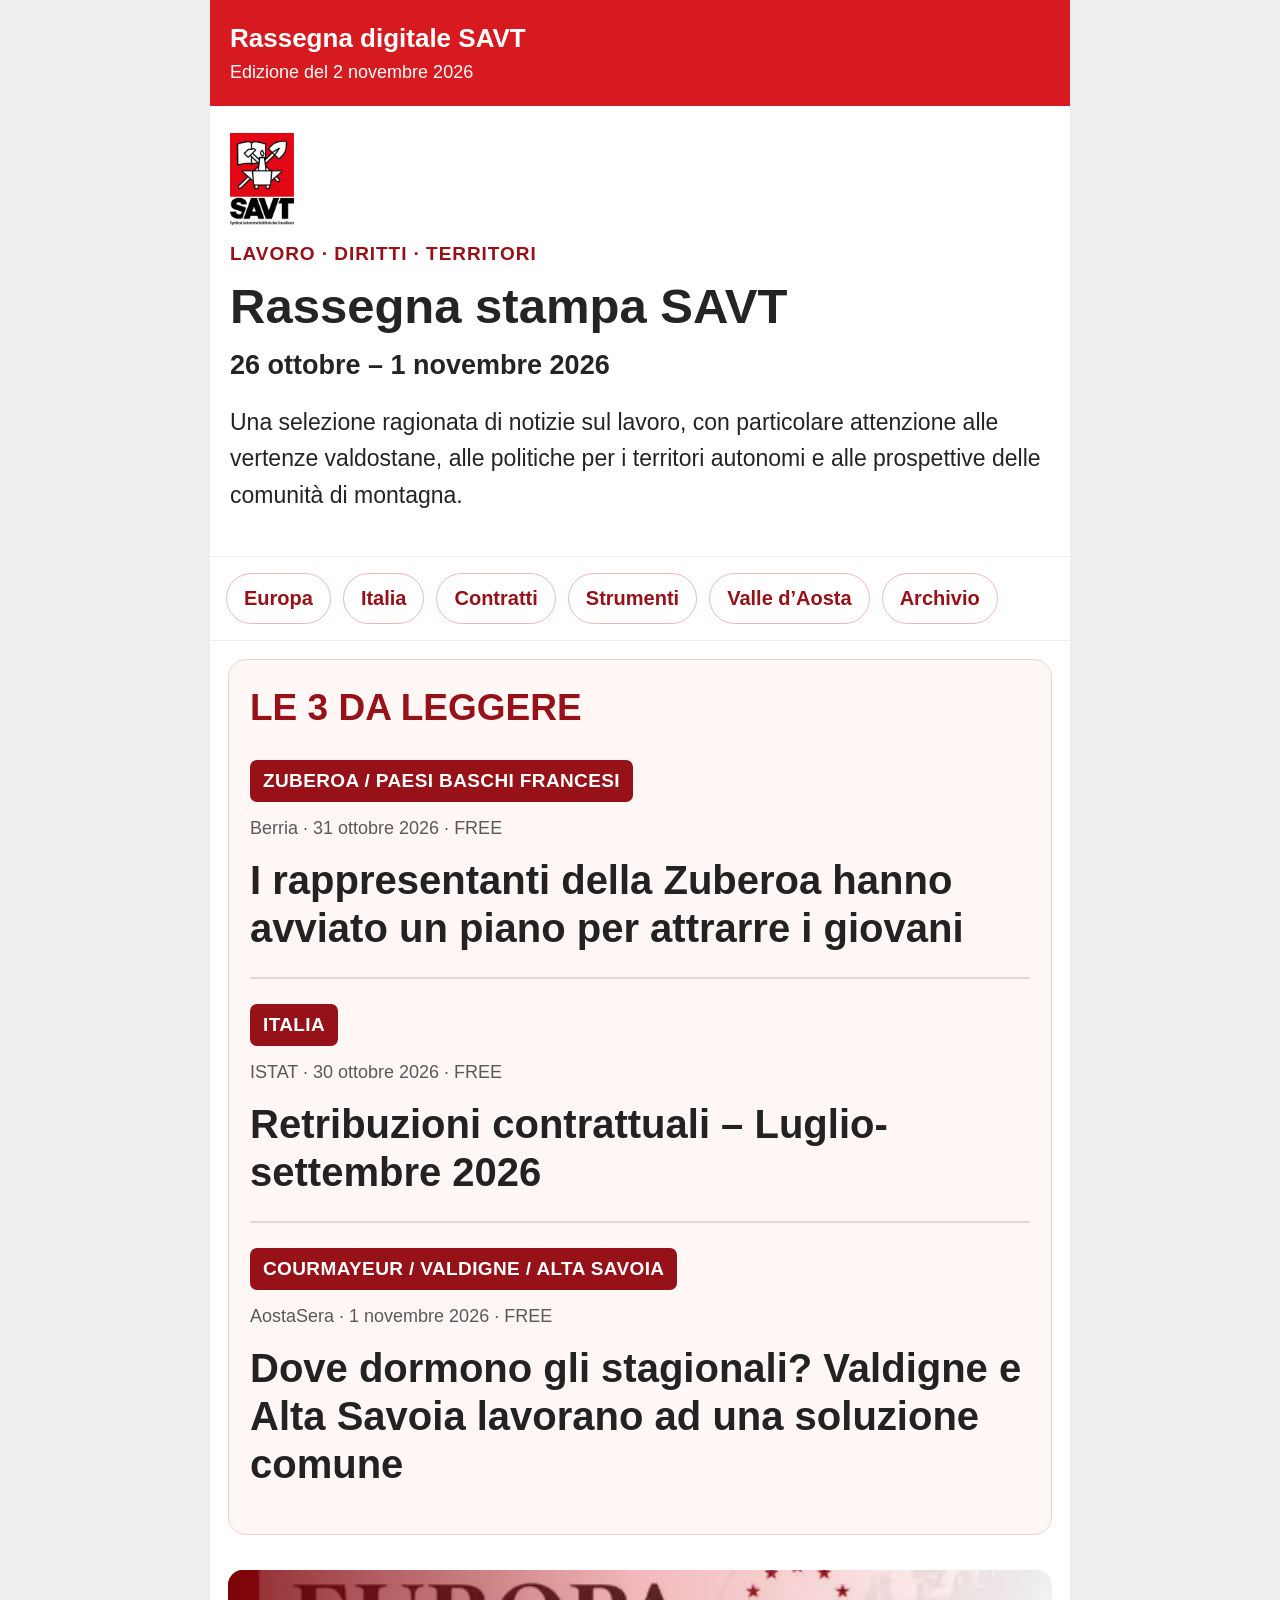
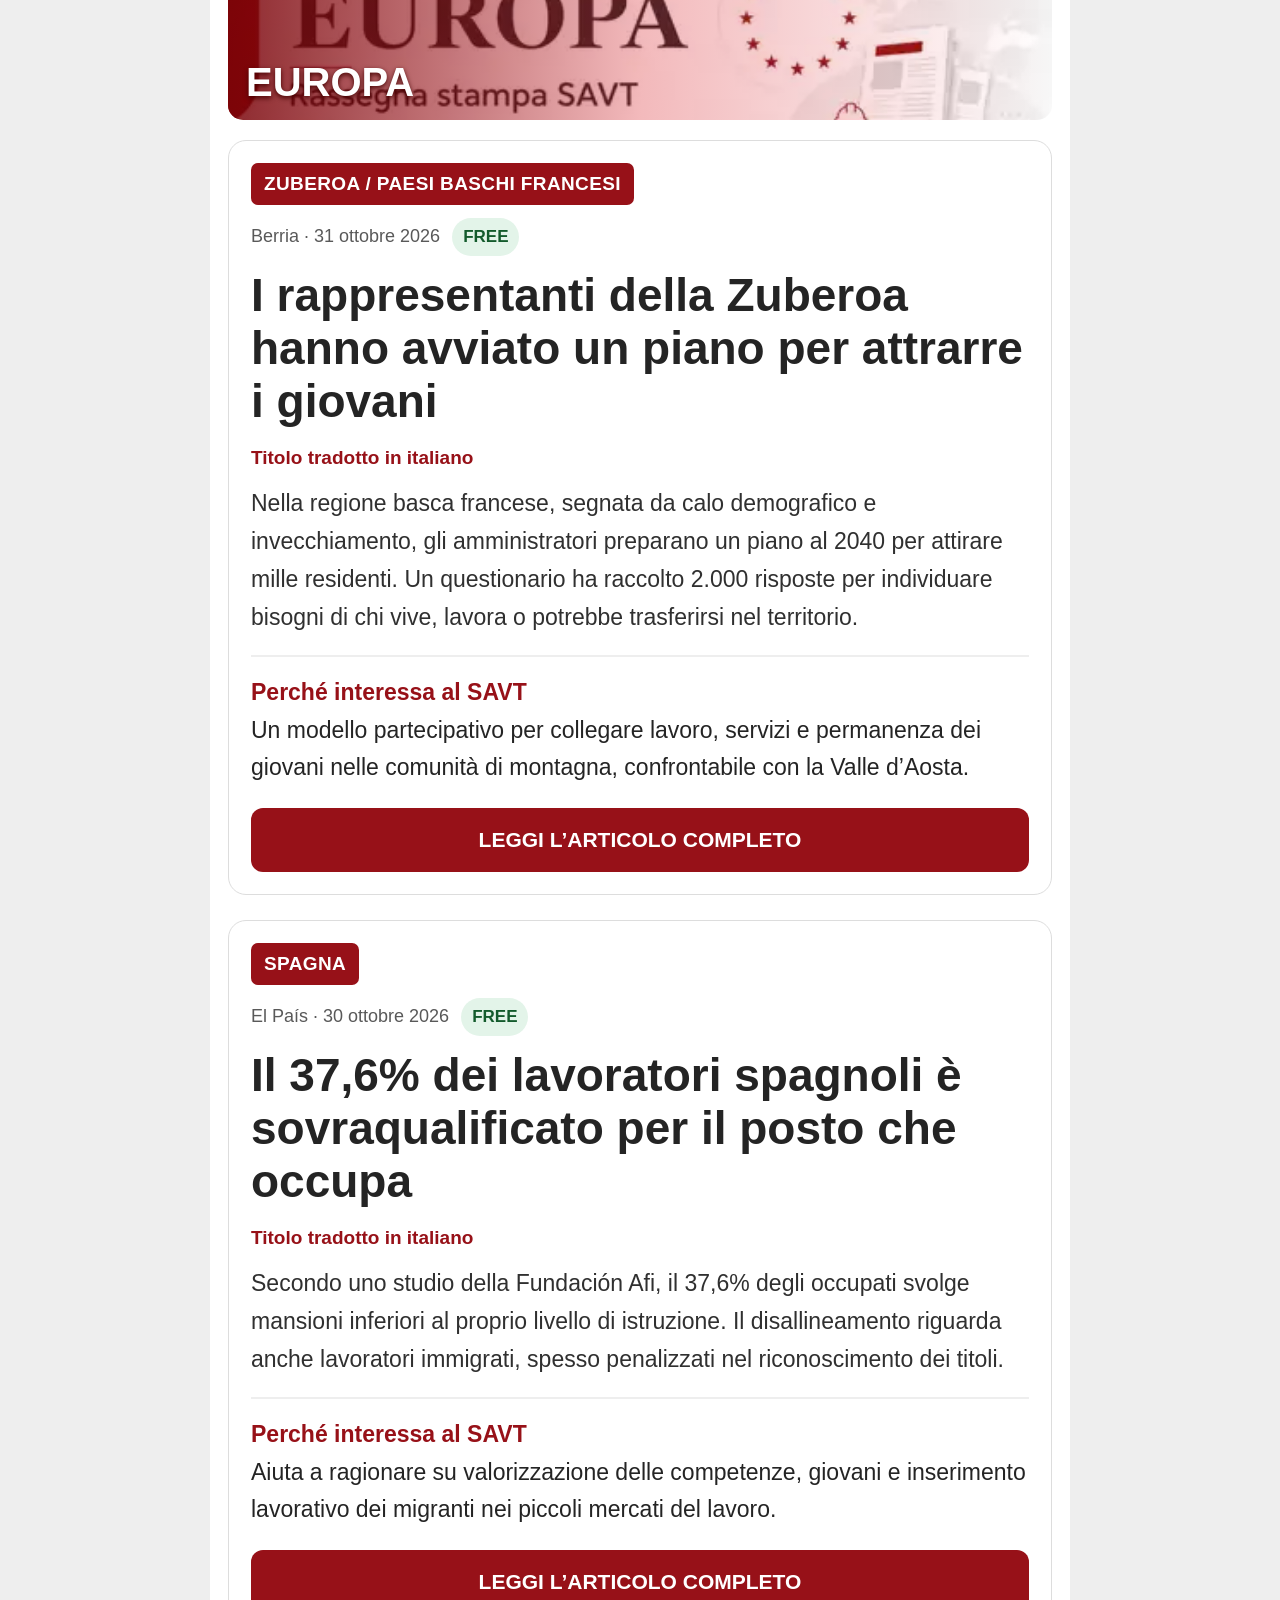
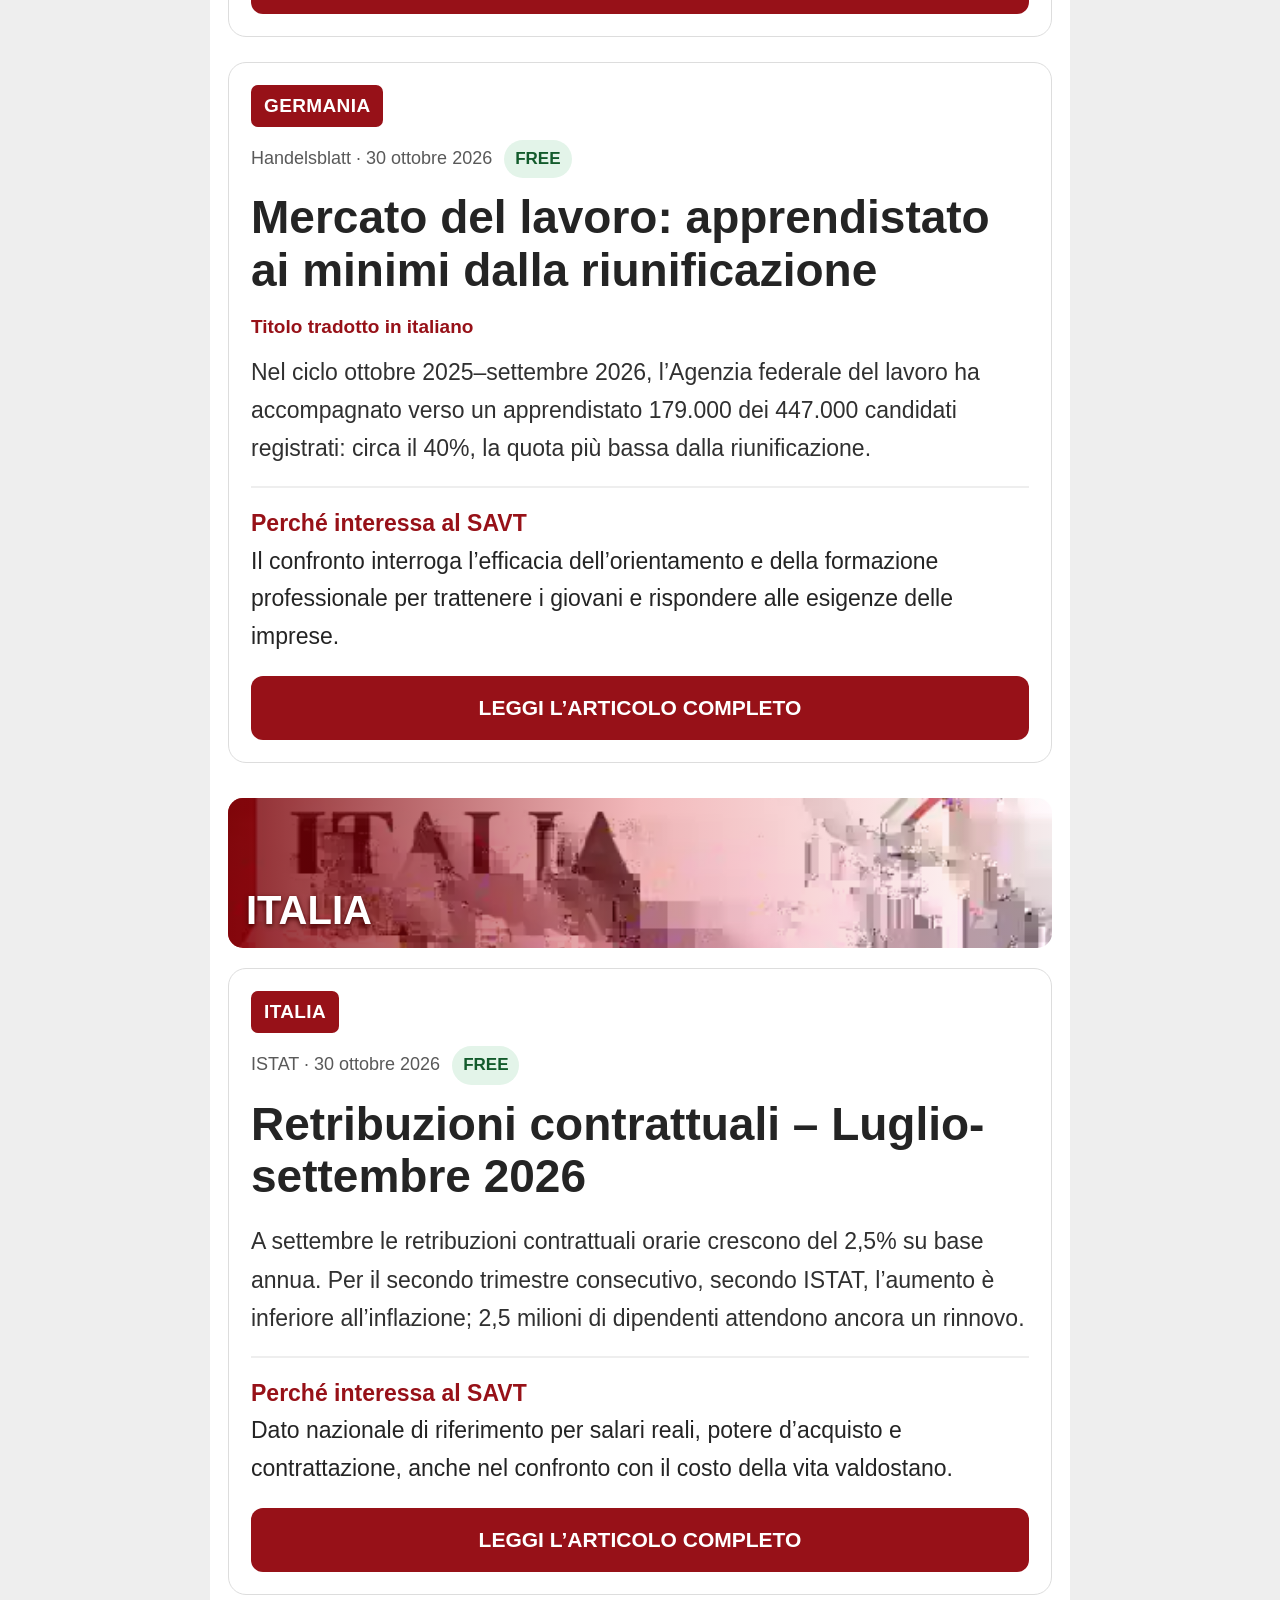
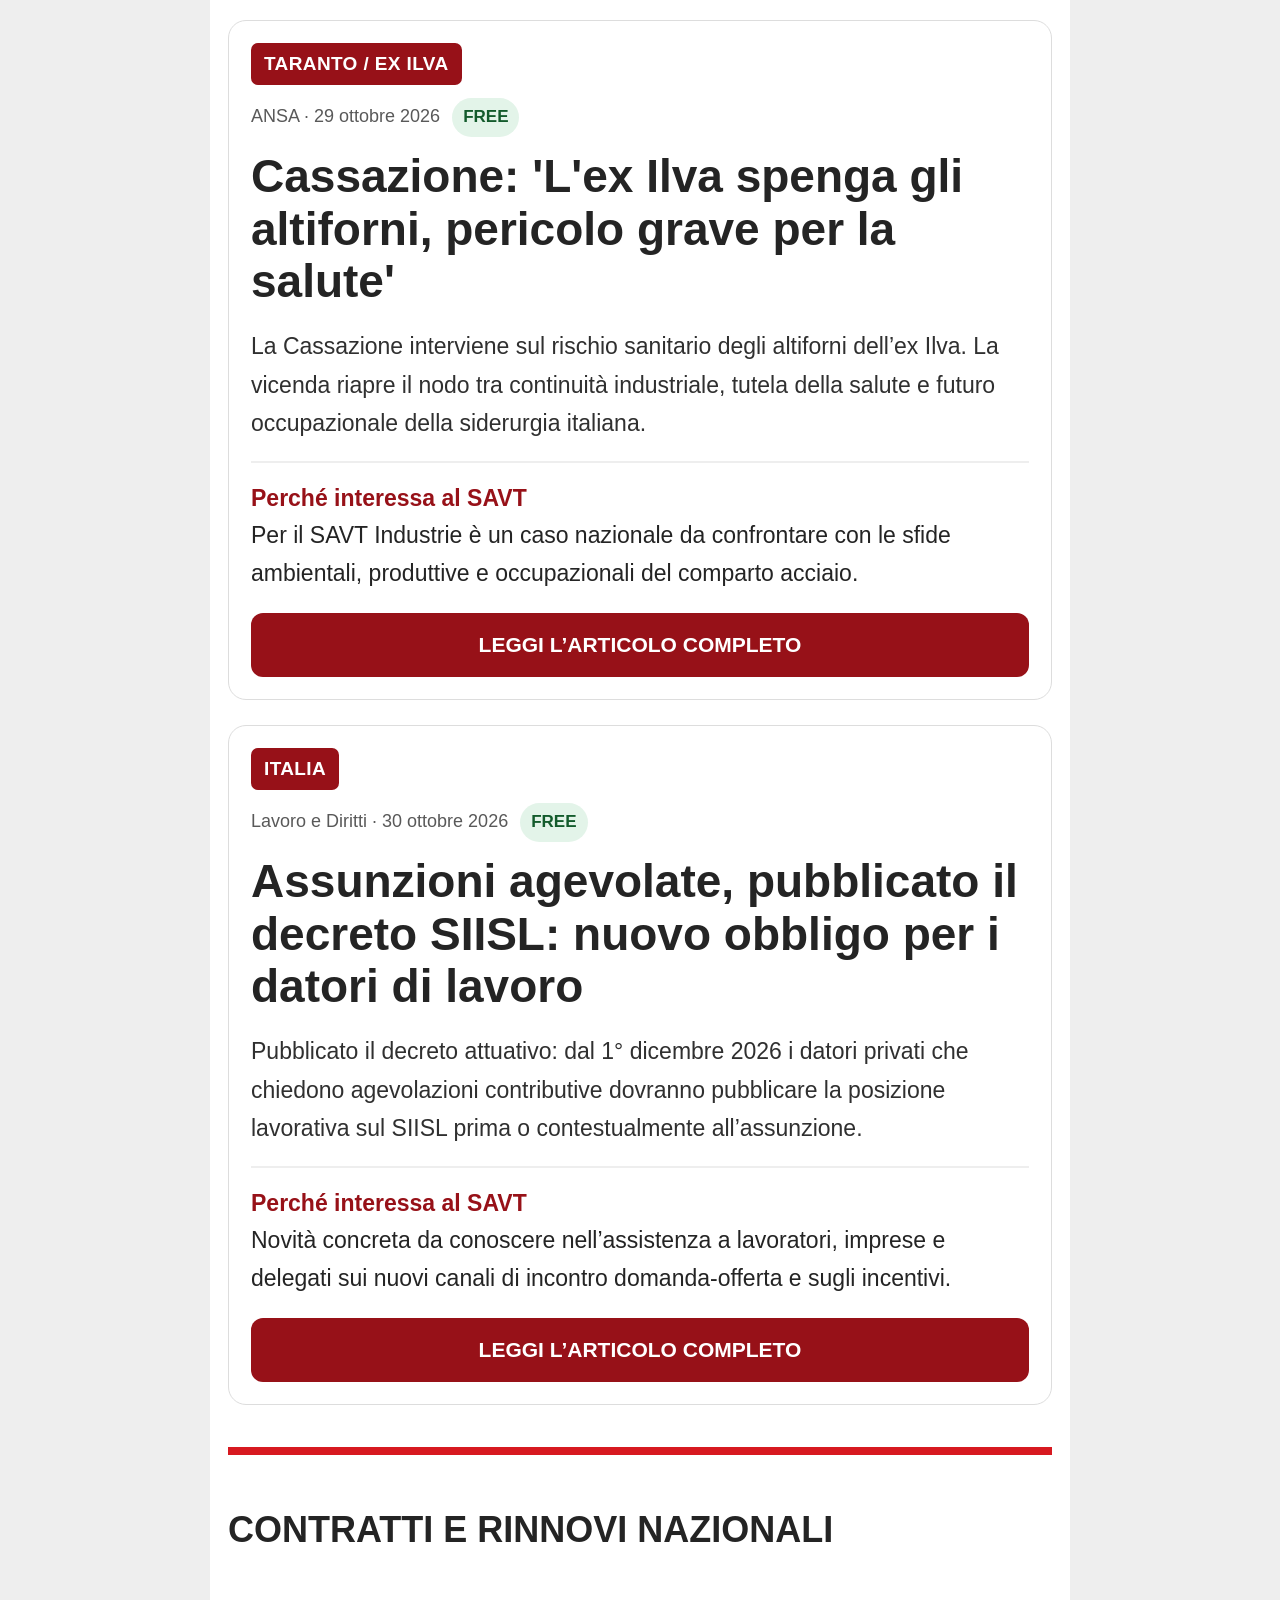
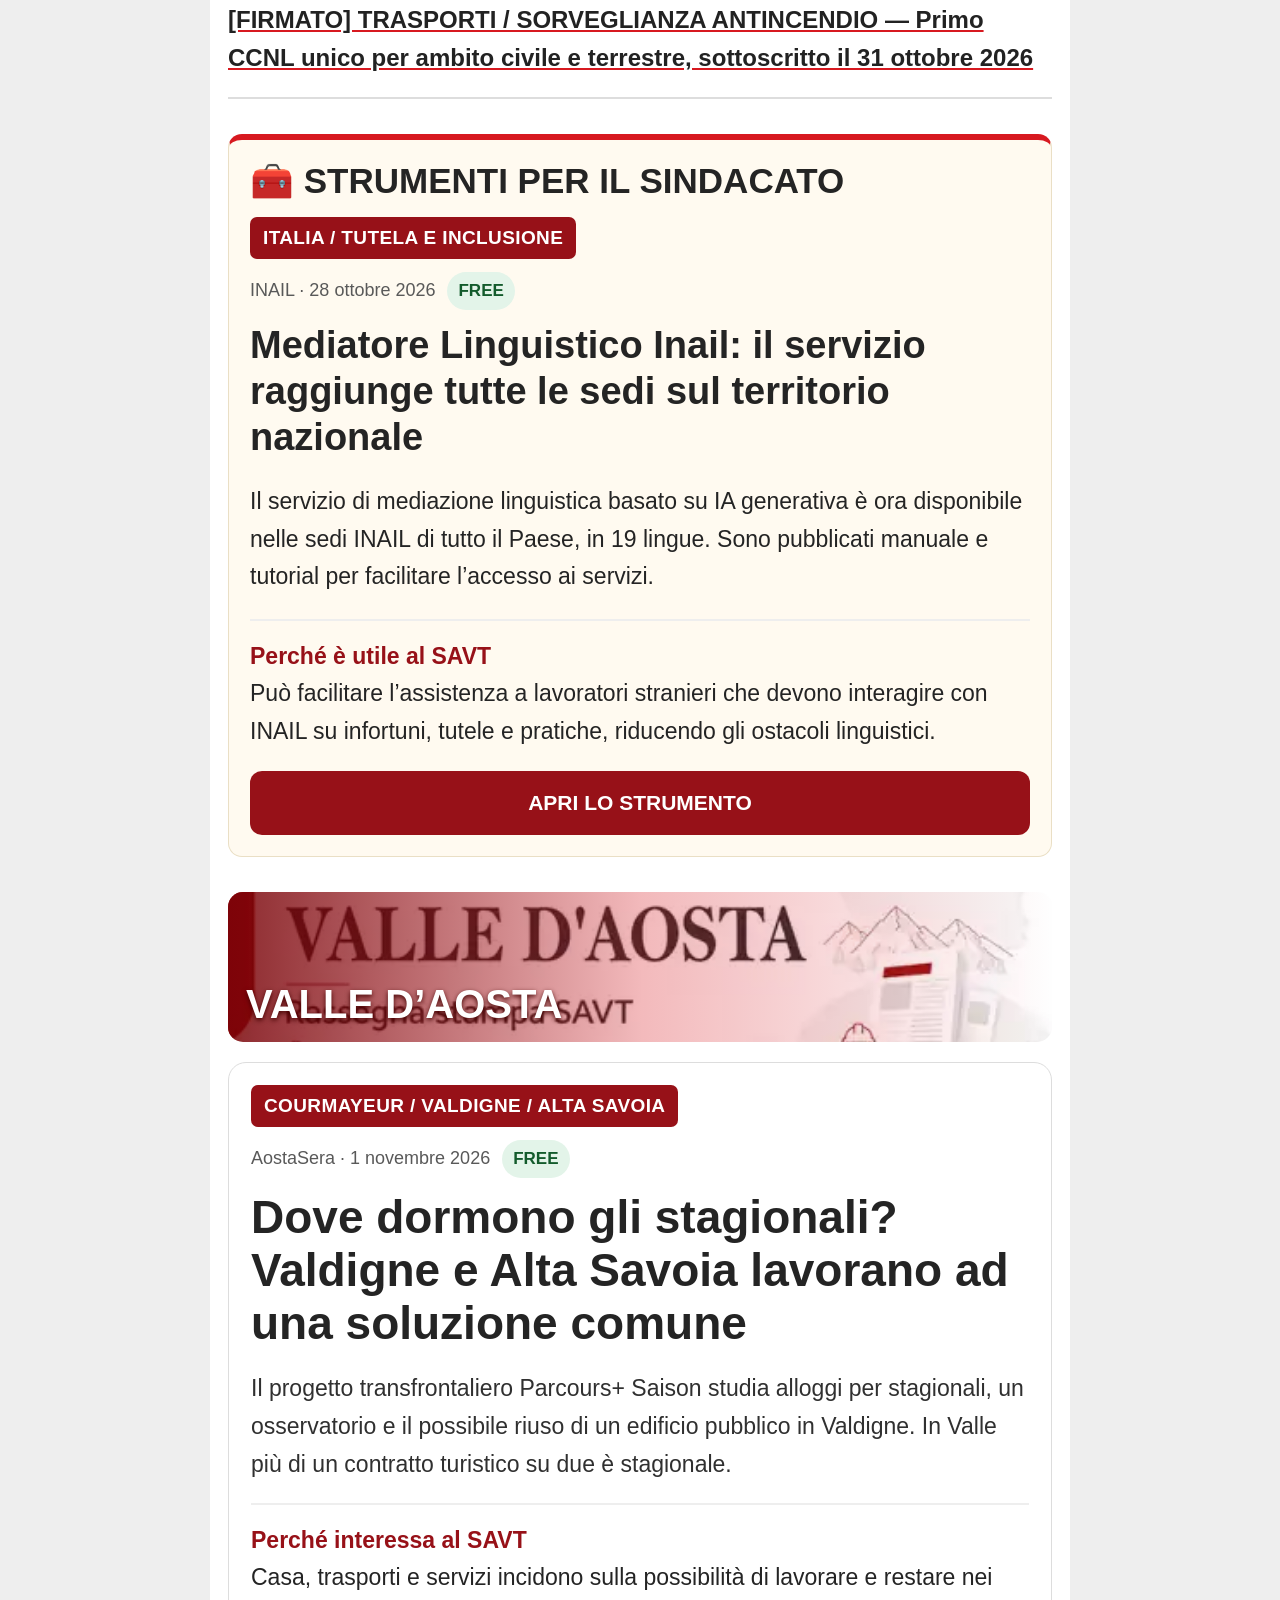
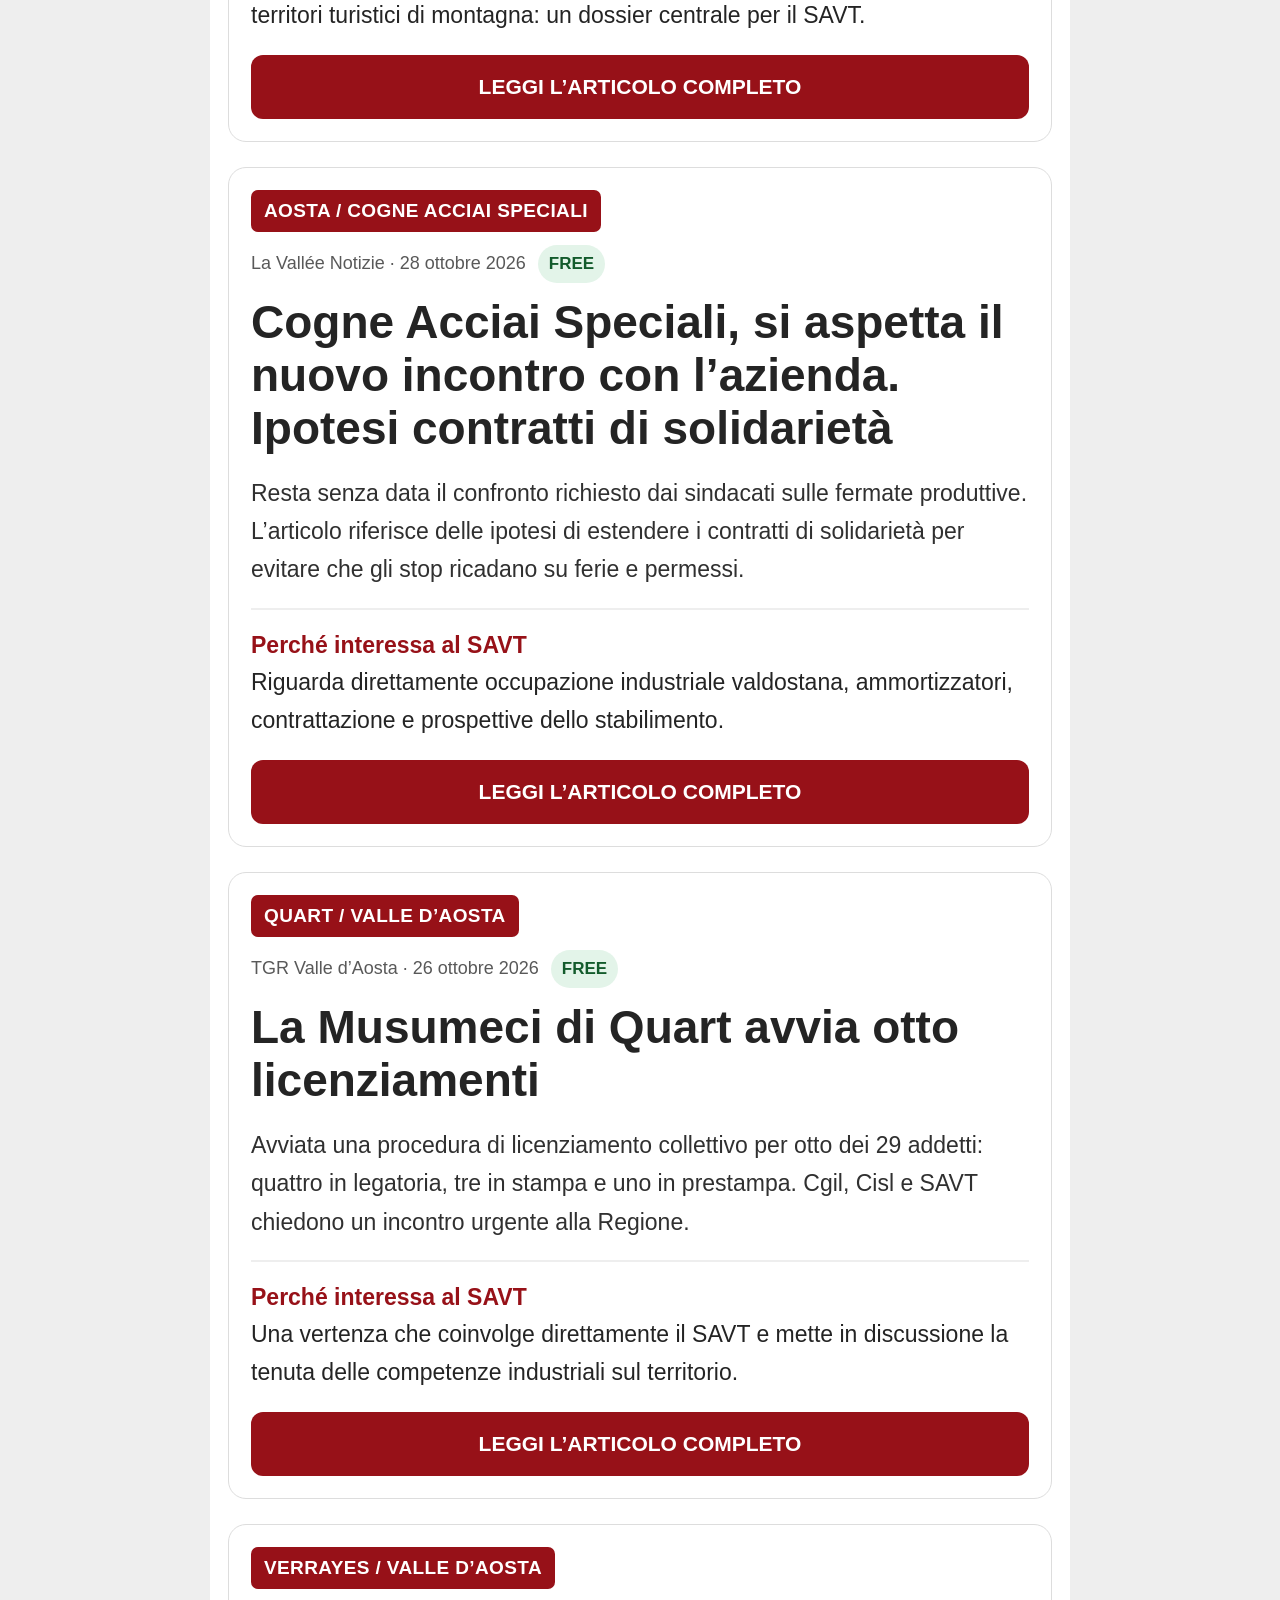
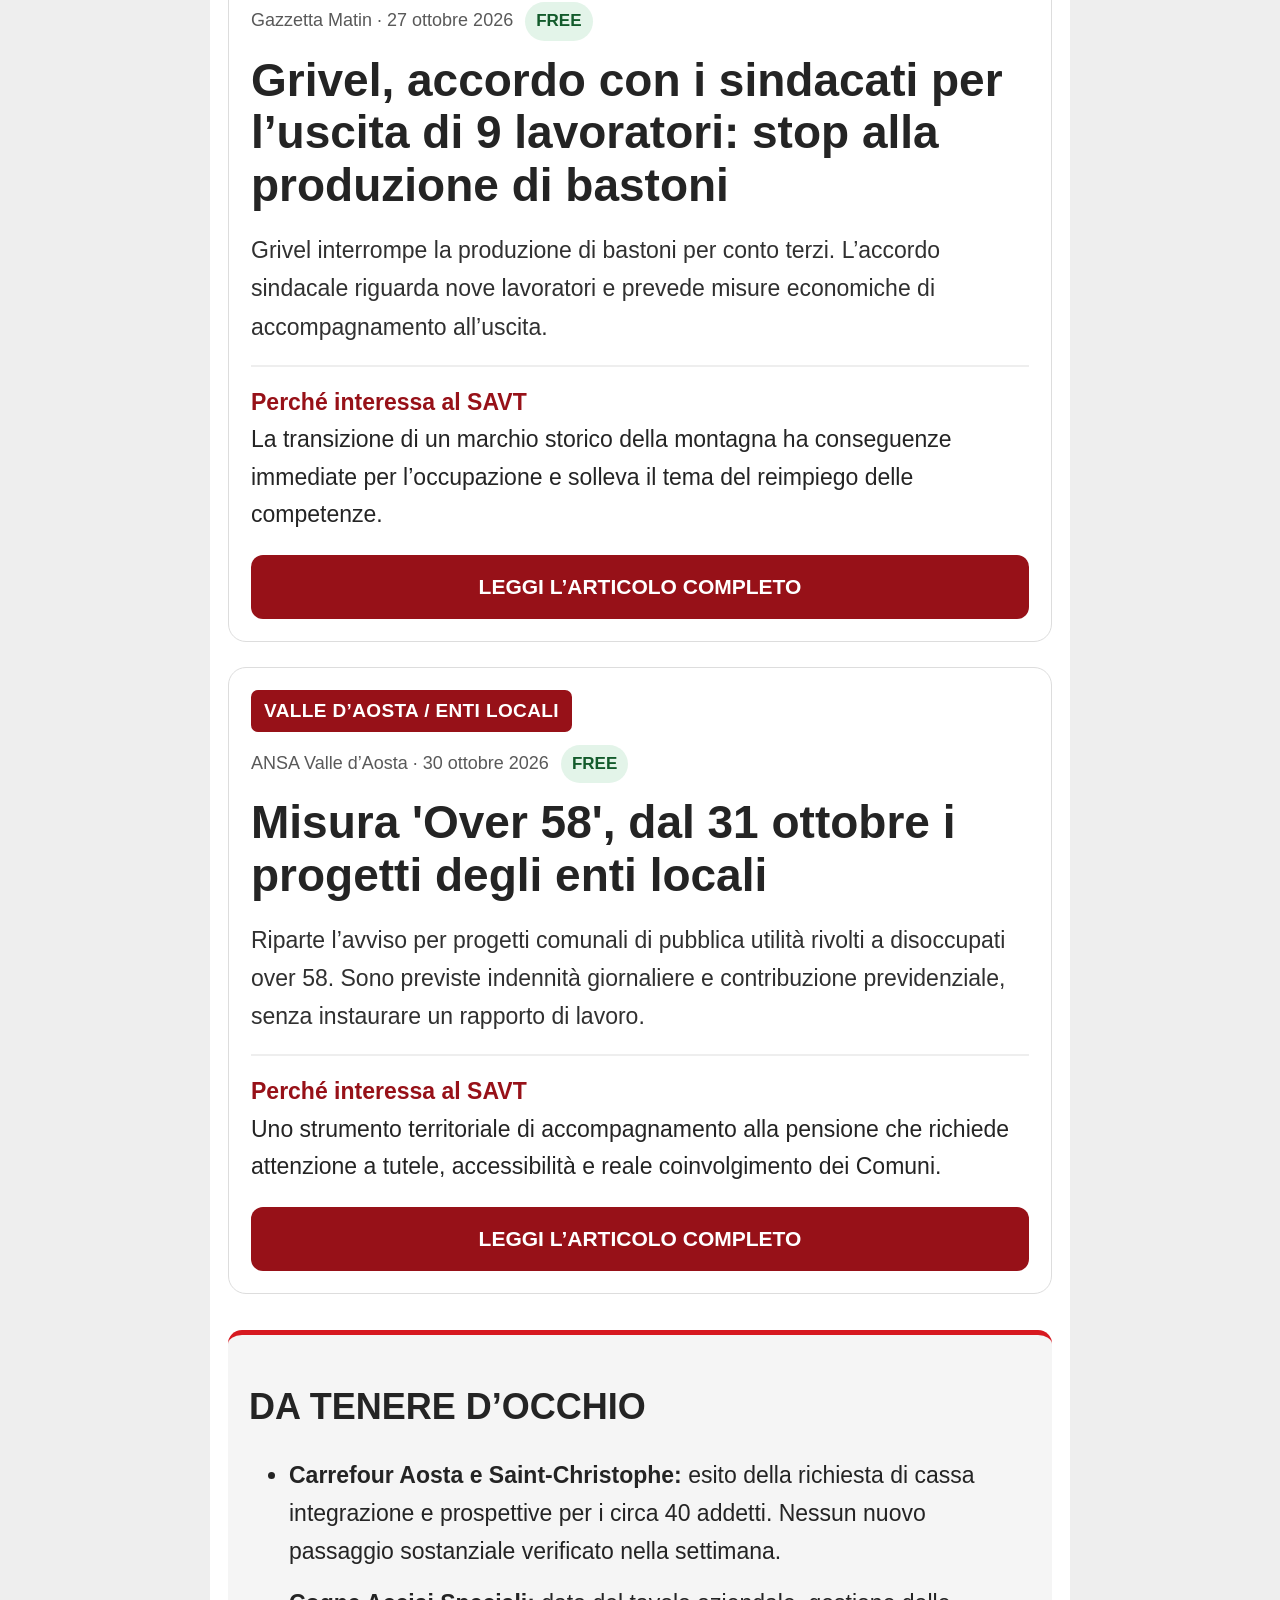
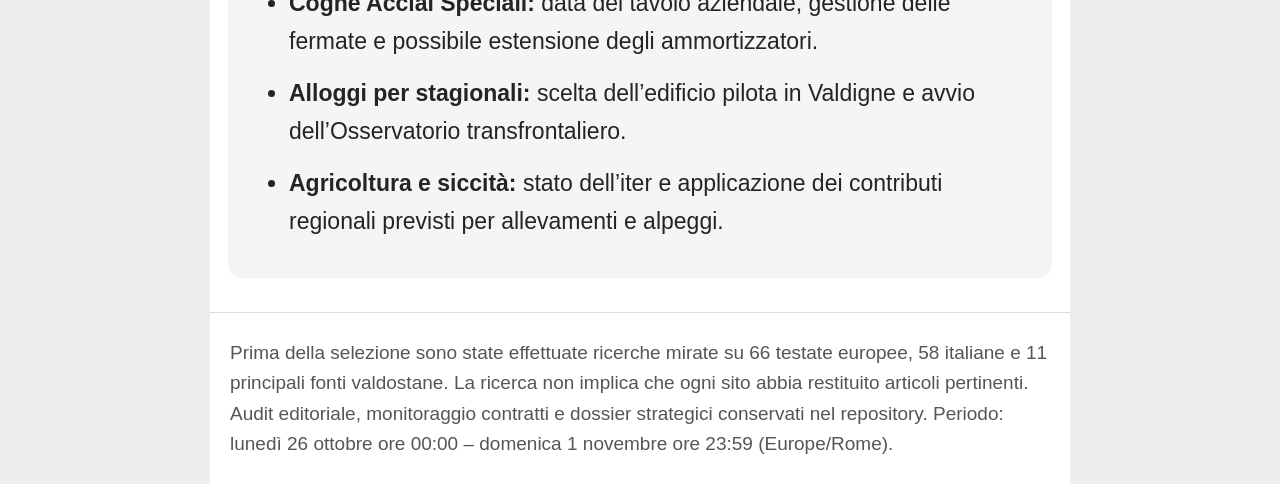
<file: archivio/2026-10-26-11-01/index.html>
<!doctype html><html lang="it"><head><meta charset="utf-8"><meta name="viewport" content="width=device-width,initial-scale=1"><meta name="robots" content="noindex,nofollow"><meta name="savt-build" content="2026-11-02-0403"><meta http-equiv="Cache-Control" content="no-cache"><title>Rassegna stampa SAVT — 26 ottobre–1 novembre 2026</title><style>*{box-sizing:border-box}html{scroll-behavior:smooth}body{margin:0;background:#eee;color:#242424;font-family:Arial,Helvetica,sans-serif}.page{max-width:860px;margin:auto;background:#fff}.top{background:#d71920;color:#fff;padding:23px 20px;font-weight:900;font-size:26px}.top small{display:block;font-size:18px;font-weight:500;margin-top:8px}header{padding:27px 20px 20px}.logo{height:92px;max-width:140px;object-fit:contain;display:block;margin-bottom:18px}.kicker{font-size:19px;color:#971118;font-weight:900;letter-spacing:.05em}h1{font-size:49px;line-height:1.12;margin:14px 0}.week{font-size:27px;font-weight:900;margin:16px 0}header p{font-size:23px;line-height:1.58}nav{padding:16px;display:flex;gap:12px;overflow-x:auto;white-space:nowrap;border-block:1px solid #eee}nav a{padding:13px 17px;border:1px solid #e8b9bc;border-radius:30px;color:#971118;font-size:20px;font-weight:800;text-decoration:none}main{padding:18px 18px 34px}.highlight{background:#fff6f6;border:1px solid #f0d3d5;border-radius:18px;padding:21px}.highlight h2{font-size:37px;color:#971118;margin:6px 0}.pick{display:block;padding:25px 0;border-bottom:2px solid #e8d4d5;color:#222;text-decoration:none}.pick:last-child{border:0}.pick strong{display:block;font-size:40px;line-height:1.2}.territory{display:inline-block;background:#971118;color:#fff;border-radius:7px;padding:10px 13px;font-size:19px;font-weight:900;letter-spacing:.02em;margin-bottom:13px}.meta{font-size:18px;color:#595959;line-height:1.55;margin-bottom:13px}.badge{display:inline-block;background:#e3f4e9;color:#135b2c;border-radius:22px;padding:6px 11px;font-size:17px;font-weight:900;margin-left:7px}.badge.paywall{background:#fff0dc;color:#7e4200}.banner{position:relative;margin:35px 0 20px;background:#971118;border-radius:15px;overflow:hidden;min-height:150px}.banner img{width:100%;height:150px;object-fit:cover;display:block}.banner:after{content:'';position:absolute;inset:0;background:linear-gradient(90deg,rgba(120,0,6,.84),rgba(215,25,32,.3),transparent)}.banner h2{position:absolute;bottom:15px;left:18px;z-index:2;font-size:40px;color:#fff;margin:0;text-shadow:0 2px 5px #400}.card{border:1px solid #ddd;border-radius:18px;padding:22px;margin-bottom:25px;scroll-margin-top:12px}.card h3{font-size:46px;line-height:1.15;margin:5px 0 19px;overflow-wrap:anywhere}.card p{font-size:23px;line-height:1.66;color:#303030;margin:0 0 19px}.translation{font-size:19px;font-weight:800;color:#971118;margin-bottom:15px}.why{border-top:2px solid #eee;padding-top:17px;font-size:23px;line-height:1.63}.why strong{color:#971118}.cta{display:block;width:100%;text-align:center;background:#971118;color:#fff;text-decoration:none;border-radius:12px;padding:20px 13px;font-size:21px;font-weight:900;margin-top:21px}.contracts{border-top:8px solid #d71920;margin:42px 0 26px;padding-top:23px}.contracts h2{font-size:36px;line-height:1.2}.contracts ul{list-style:none;padding:0}.contracts li{padding:20px 0;border-bottom:2px solid #ddd}.contracts a{font-size:24px;font-weight:800;line-height:1.58;color:#222;text-decoration:underline;text-decoration-color:#d71920}.tool{background:#fffaf0;border:1px solid #eadfc5;border-top:6px solid #d71920;border-radius:14px;padding:21px;margin:35px 0 20px}.tool h2{font-size:35px;margin:0 0 15px}.tool h3{font-size:38px;line-height:1.2;margin:5px 0 14px}.tool p{font-size:23px;line-height:1.63}.watch{background:#f5f5f5;border-top:5px solid #d71920;border-radius:14px;padding:21px;margin-top:36px}.watch h2{font-size:36px}.watch li{font-size:23px;line-height:1.65;margin:14px 0}footer{border-top:1px solid #ddd;padding:25px 20px;color:#555;font-size:19px;line-height:1.6}@media(max-width:600px){h1{font-size:46px}.pick strong{font-size:40px}.card h3{font-size:46px}.top{font-size:25px}.banner h2{font-size:39px}.card{padding:19px}.highlight{padding:18px}main{padding:13px}}</style></head><body><div class="page"><div class="top">Rassegna digitale SAVT<small>Edizione del 2 novembre 2026</small></div><header><img class="logo" src="[data-uri]" alt="Logo SAVT ufficiale"><div class="kicker">LAVORO · DIRITTI · TERRITORI</div><h1>Rassegna stampa SAVT</h1><div class="week">26 ottobre – 1 novembre 2026</div><p>Una selezione ragionata di notizie sul lavoro, con particolare attenzione alle vertenze valdostane, alle politiche per i territori autonomi e alle prospettive delle comunità di montagna.</p></header><nav><a href="#europa">Europa</a><a href="#italia">Italia</a><a href="#contratti">Contratti</a><a href="#strumenti">Strumenti</a><a href="#vda">Valle d’Aosta</a><a href="../">Archivio</a></nav><main><section class="highlight"><h2>LE 3 DA LEGGERE</h2><a class="pick" href="#top-europa"><span class="territory">ZUBEROA / PAESI BASCHI FRANCESI</span><div class="meta">Berria · 31 ottobre 2026 · FREE</div><strong>I rappresentanti della Zuberoa hanno avviato un piano per attrarre i giovani</strong></a><a class="pick" href="#top-italia"><span class="territory">ITALIA</span><div class="meta">ISTAT · 30 ottobre 2026 · FREE</div><strong>Retribuzioni contrattuali – Luglio-settembre 2026</strong></a><a class="pick" href="#top-vda"><span class="territory">COURMAYEUR / VALDIGNE / ALTA SAVOIA</span><div class="meta">AostaSera · 1 novembre 2026 · FREE</div><strong>Dove dormono gli stagionali? Valdigne e Alta Savoia lavorano ad una soluzione comune</strong></a></section><section id="europa"><div class="banner"><img src="[data-uri]" alt="" aria-hidden="true"><h2>EUROPA</h2></div><article class="card" id="top-europa"><div class="territory">ZUBEROA / PAESI BASCHI FRANCESI</div><div class="meta">Berria · 31 ottobre 2026 <span class="badge">FREE</span></div><h3>I rappresentanti della Zuberoa hanno avviato un piano per attrarre i giovani</h3><div class="translation">Titolo tradotto in italiano</div><p>Nella regione basca francese, segnata da calo demografico e invecchiamento, gli amministratori preparano un piano al 2040 per attirare mille residenti. Un questionario ha raccolto 2.000 risposte per individuare bisogni di chi vive, lavora o potrebbe trasferirsi nel territorio.</p><div class="why"><strong>Perché interessa al SAVT</strong><br>Un modello partecipativo per collegare lavoro, servizi e permanenza dei giovani nelle comunità di montagna, confrontabile con la Valle d’Aosta.</div><a class="cta" href="https://www.berria.eus/lurraldeak/ipar-euskal-herria/gazteak-erakartzeko-plangintza-abiatu-dute-zuberoako-hautetsiek_2165255_102.html" target="_blank" rel="noopener noreferrer">LEGGI L’ARTICOLO COMPLETO</a></article><article class="card"><div class="territory">SPAGNA</div><div class="meta">El País · 30 ottobre 2026 <span class="badge">FREE</span></div><h3>Il 37,6% dei lavoratori spagnoli è sovraqualificato per il posto che occupa</h3><div class="translation">Titolo tradotto in italiano</div><p>Secondo uno studio della Fundación Afi, il 37,6% degli occupati svolge mansioni inferiori al proprio livello di istruzione. Il disallineamento riguarda anche lavoratori immigrati, spesso penalizzati nel riconoscimento dei titoli.</p><div class="why"><strong>Perché interessa al SAVT</strong><br>Aiuta a ragionare su valorizzazione delle competenze, giovani e inserimento lavorativo dei migranti nei piccoli mercati del lavoro.</div><a class="cta" href="https://elpais.com/economia/2026-10-30/el-376-de-los-trabajadores-espanoles-estan-sobrecualificados-para-el-puesto-que-desempenan.html" target="_blank" rel="noopener noreferrer">LEGGI L’ARTICOLO COMPLETO</a></article><article class="card"><div class="territory">GERMANIA</div><div class="meta">Handelsblatt · 30 ottobre 2026 <span class="badge">FREE</span></div><h3>Mercato del lavoro: apprendistato ai minimi dalla riunificazione</h3><div class="translation">Titolo tradotto in italiano</div><p>Nel ciclo ottobre 2025–settembre 2026, l’Agenzia federale del lavoro ha accompagnato verso un apprendistato 179.000 dei 447.000 candidati registrati: circa il 40%, la quota più bassa dalla riunificazione.</p><div class="why"><strong>Perché interessa al SAVT</strong><br>Il confronto interroga l’efficacia dell’orientamento e della formazione professionale per trattenere i giovani e rispondere alle esigenze delle imprese.</div><a class="cta" href="https://www.handelsblatt.com/politik/deutschland/arbeitsmarkt-ausbildung-auf-tiefststand-seit-der-wende/100266129.html" target="_blank" rel="noopener noreferrer">LEGGI L’ARTICOLO COMPLETO</a></article></section><section id="italia"><div class="banner"><img src="[data-uri]" alt="" aria-hidden="true"><h2>ITALIA</h2></div><article class="card" id="top-italia"><div class="territory">ITALIA</div><div class="meta">ISTAT · 30 ottobre 2026 <span class="badge">FREE</span></div><h3>Retribuzioni contrattuali – Luglio-settembre 2026</h3><p>A settembre le retribuzioni contrattuali orarie crescono del 2,5% su base annua. Per il secondo trimestre consecutivo, secondo ISTAT, l’aumento è inferiore all’inflazione; 2,5 milioni di dipendenti attendono ancora un rinnovo.</p><div class="why"><strong>Perché interessa al SAVT</strong><br>Dato nazionale di riferimento per salari reali, potere d’acquisto e contrattazione, anche nel confronto con il costo della vita valdostano.</div><a class="cta" href="https://www.istat.it/comunicato-stampa/retribuzioni-contrattuali-luglio-settembre-2026/" target="_blank" rel="noopener noreferrer">LEGGI L’ARTICOLO COMPLETO</a></article><article class="card"><div class="territory">TARANTO / EX ILVA</div><div class="meta">ANSA · 29 ottobre 2026 <span class="badge">FREE</span></div><h3>Cassazione: 'L'ex Ilva spenga gli altiforni, pericolo grave per la salute'</h3><p>La Cassazione interviene sul rischio sanitario degli altiforni dell’ex Ilva. La vicenda riapre il nodo tra continuità industriale, tutela della salute e futuro occupazionale della siderurgia italiana.</p><div class="why"><strong>Perché interessa al SAVT</strong><br>Per il SAVT Industrie è un caso nazionale da confrontare con le sfide ambientali, produttive e occupazionali del comparto acciaio.</div><a class="cta" href="https://www.ansa.it/sito/notizie/economia/2026/10/29/cassazione-lex-ilva-spenga-gli-altiforni-pericolo-grave-per-la-salute_5718d63d-7b4d-4fd9-bab3-4ebb7814d248.html" target="_blank" rel="noopener noreferrer">LEGGI L’ARTICOLO COMPLETO</a></article><article class="card"><div class="territory">ITALIA</div><div class="meta">Lavoro e Diritti · 30 ottobre 2026 <span class="badge">FREE</span></div><h3>Assunzioni agevolate, pubblicato il decreto SIISL: nuovo obbligo per i datori di lavoro</h3><p>Pubblicato il decreto attuativo: dal 1° dicembre 2026 i datori privati che chiedono agevolazioni contributive dovranno pubblicare la posizione lavorativa sul SIISL prima o contestualmente all’assunzione.</p><div class="why"><strong>Perché interessa al SAVT</strong><br>Novità concreta da conoscere nell’assistenza a lavoratori, imprese e delegati sui nuovi canali di incontro domanda-offerta e sugli incentivi.</div><a class="cta" href="https://www.lavoroediritti.com/leggi-e-prassi/obbligo-siisl-incentivi-assunzioni" target="_blank" rel="noopener noreferrer">LEGGI L’ARTICOLO COMPLETO</a></article></section><section class="contracts" id="contratti"><h2>CONTRATTI E RINNOVI NAZIONALI</h2><ul><li><a href="https://www.fitcisl.org/comunicati-stampa/sindacati-sottoscritto-il-nuovo-ccnl-della-sorveglianza-antincendio/" target="_blank" rel="noopener noreferrer">[FIRMATO] TRASPORTI / SORVEGLIANZA ANTINCENDIO — Primo CCNL unico per ambito civile e terrestre, sottoscritto il 31 ottobre 2026</a></li></ul></section><section class="tool" id="strumenti"><h2>🧰 STRUMENTI PER IL SINDACATO</h2><div class="territory">ITALIA / TUTELA E INCLUSIONE</div><div class="meta">INAIL · 28 ottobre 2026 <span class="badge">FREE</span></div><h3>Mediatore Linguistico Inail: il servizio raggiunge tutte le sedi sul territorio nazionale</h3><p>Il servizio di mediazione linguistica basato su IA generativa è ora disponibile nelle sedi INAIL di tutto il Paese, in 19 lingue. Sono pubblicati manuale e tutorial per facilitare l’accesso ai servizi.</p><div class="why"><strong>Perché è utile al SAVT</strong><br>Può facilitare l’assistenza a lavoratori stranieri che devono interagire con INAIL su infortuni, tutele e pratiche, riducendo gli ostacoli linguistici.</div><a class="cta" href="https://www.inail.it/portale/it/inail-comunica/news/notizia.2026.10.mediatore-linguistico-inail-il-servizio-raggiunge-tutte-le-sedi-sul-territorio-nazionale.html" target="_blank" rel="noopener noreferrer">APRI LO STRUMENTO</a></section><section id="vda"><div class="banner"><img src="[data-uri]" alt="" aria-hidden="true"><h2>VALLE D’AOSTA</h2></div><article class="card" id="top-vda"><div class="territory">COURMAYEUR / VALDIGNE / ALTA SAVOIA</div><div class="meta">AostaSera · 1 novembre 2026 <span class="badge">FREE</span></div><h3>Dove dormono gli stagionali? Valdigne e Alta Savoia lavorano ad una soluzione comune</h3><p>Il progetto transfrontaliero Parcours+ Saison studia alloggi per stagionali, un osservatorio e il possibile riuso di un edificio pubblico in Valdigne. In Valle più di un contratto turistico su due è stagionale.</p><div class="why"><strong>Perché interessa al SAVT</strong><br>Casa, trasporti e servizi incidono sulla possibilità di lavorare e restare nei territori turistici di montagna: un dossier centrale per il SAVT.</div><a class="cta" href="https://aostasera.it/notizie/turismo/dove-dormono-gli-stagionali-valdigne-e-alta-savoia-lavorano-ad-una-soluzione-comune/" target="_blank" rel="noopener noreferrer">LEGGI L’ARTICOLO COMPLETO</a></article><article class="card"><div class="territory">AOSTA / COGNE ACCIAI SPECIALI</div><div class="meta">La Vallée Notizie · 28 ottobre 2026 <span class="badge">FREE</span></div><h3>Cogne Acciai Speciali, si aspetta il nuovo incontro con l’azienda. Ipotesi contratti di solidarietà</h3><p>Resta senza data il confronto richiesto dai sindacati sulle fermate produttive. L’articolo riferisce delle ipotesi di estendere i contratti di solidarietà per evitare che gli stop ricadano su ferie e permessi.</p><div class="why"><strong>Perché interessa al SAVT</strong><br>Riguarda direttamente occupazione industriale valdostana, ammortizzatori, contrattazione e prospettive dello stabilimento.</div><a class="cta" href="https://www.lavalleenotizie.it/regione/cogne-acciai-speciali-si-aspetta-il-nuovo-incontro-con-lazienda-ipotesi-contratti-di-solidarieta/" target="_blank" rel="noopener noreferrer">LEGGI L’ARTICOLO COMPLETO</a></article><article class="card"><div class="territory">QUART / VALLE D’AOSTA</div><div class="meta">TGR Valle d’Aosta · 26 ottobre 2026 <span class="badge">FREE</span></div><h3>La Musumeci di Quart avvia otto licenziamenti</h3><p>Avviata una procedura di licenziamento collettivo per otto dei 29 addetti: quattro in legatoria, tre in stampa e uno in prestampa. Cgil, Cisl e SAVT chiedono un incontro urgente alla Regione.</p><div class="why"><strong>Perché interessa al SAVT</strong><br>Una vertenza che coinvolge direttamente il SAVT e mette in discussione la tenuta delle competenze industriali sul territorio.</div><a class="cta" href="https://www.rainews.it/amp/tgr/vda/articoli/2026/10/la-musumeci-di-quart-avvia-otto-licenziamenti-5261414e-91d1-486d-915f-07c345f8d9fd.html" target="_blank" rel="noopener noreferrer">LEGGI L’ARTICOLO COMPLETO</a></article><article class="card"><div class="territory">VERRAYES / VALLE D’AOSTA</div><div class="meta">Gazzetta Matin · 27 ottobre 2026 <span class="badge">FREE</span></div><h3>Grivel, accordo con i sindacati per l’uscita di 9 lavoratori: stop alla produzione di bastoni</h3><p>Grivel interrompe la produzione di bastoni per conto terzi. L’accordo sindacale riguarda nove lavoratori e prevede misure economiche di accompagnamento all’uscita.</p><div class="why"><strong>Perché interessa al SAVT</strong><br>La transizione di un marchio storico della montagna ha conseguenze immediate per l’occupazione e solleva il tema del reimpiego delle competenze.</div><a class="cta" href="https://www.gazzettamatin.com/2026/10/27/grivel-accordo-con-sindacati-per-luscita-di-9-lavoratori-stop-alla-produzione-di-bastoni/" target="_blank" rel="noopener noreferrer">LEGGI L’ARTICOLO COMPLETO</a></article><article class="card"><div class="territory">VALLE D’AOSTA / ENTI LOCALI</div><div class="meta">ANSA Valle d’Aosta · 30 ottobre 2026 <span class="badge">FREE</span></div><h3>Misura 'Over 58', dal 31 ottobre i progetti degli enti locali</h3><p>Riparte l’avviso per progetti comunali di pubblica utilità rivolti a disoccupati over 58. Sono previste indennità giornaliere e contribuzione previdenziale, senza instaurare un rapporto di lavoro.</p><div class="why"><strong>Perché interessa al SAVT</strong><br>Uno strumento territoriale di accompagnamento alla pensione che richiede attenzione a tutele, accessibilità e reale coinvolgimento dei Comuni.</div><a class="cta" href="https://videoembed.ansa.it/valledaosta/notizie/2026/10/30/lavoro-misura-over-58-dal-31-ottobre-i-progetti-degli-enti-locali_72cbd290-b161-4ab2-a067-8e4affd2ac5a.html" target="_blank" rel="noopener noreferrer">LEGGI L’ARTICOLO COMPLETO</a></article></section><section class="watch"><h2>DA TENERE D’OCCHIO</h2><ul><li><strong>Carrefour Aosta e Saint-Christophe:</strong> esito della richiesta di cassa integrazione e prospettive per i circa 40 addetti. Nessun nuovo passaggio sostanziale verificato nella settimana.</li><li><strong>Cogne Acciai Speciali:</strong> data del tavolo aziendale, gestione delle fermate e possibile estensione degli ammortizzatori.</li><li><strong>Alloggi per stagionali:</strong> scelta dell’edificio pilota in Valdigne e avvio dell’Osservatorio transfrontaliero.</li><li><strong>Agricoltura e siccità:</strong> stato dell’iter e applicazione dei contributi regionali previsti per allevamenti e alpeggi.</li></ul></section></main><footer>Prima della selezione sono state effettuate ricerche mirate su 66 testate europee, 58 italiane e 11 principali fonti valdostane. La ricerca non implica che ogni sito abbia restituito articoli pertinenti. Audit editoriale, monitoraggio contratti e dossier strategici conservati nel repository. Periodo: lunedì 26 ottobre ore 00:00 – domenica 1 novembre ore 23:59 (Europe/Rome).</footer></div></body></html>
</file>
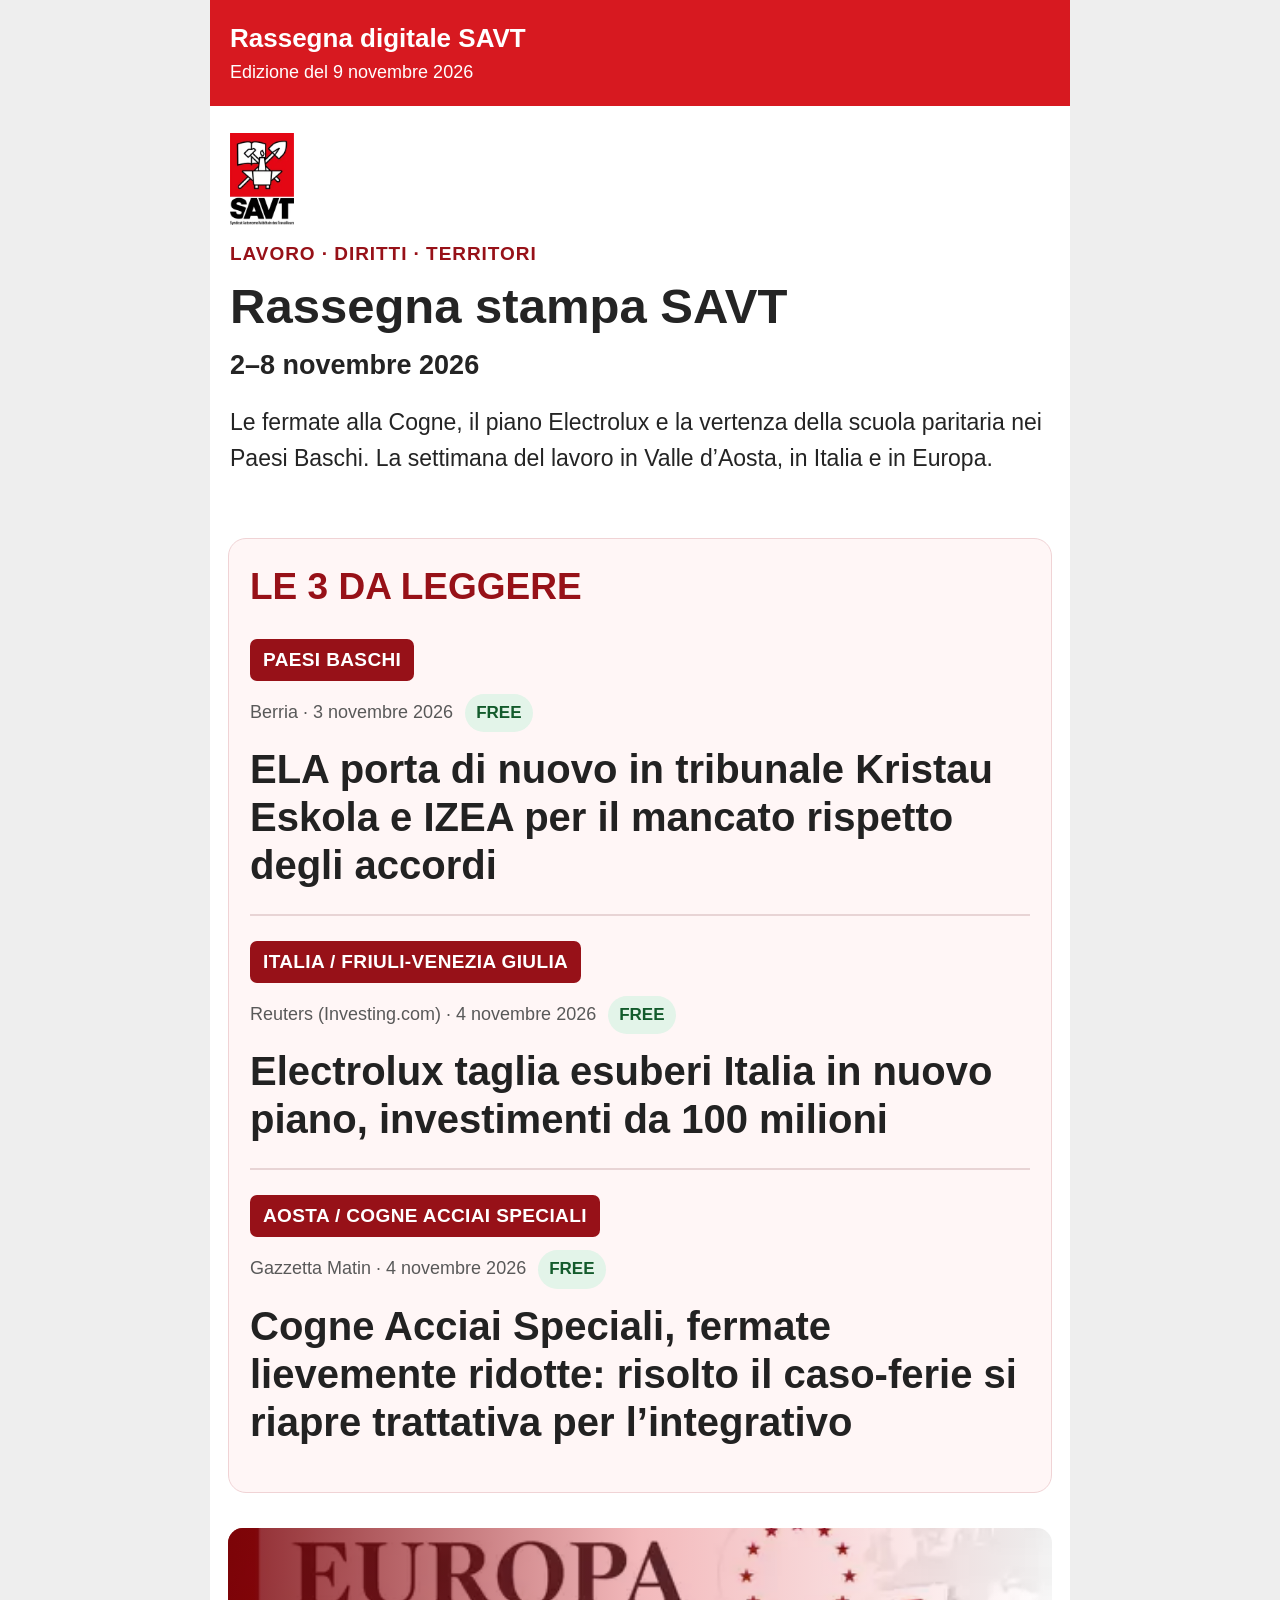
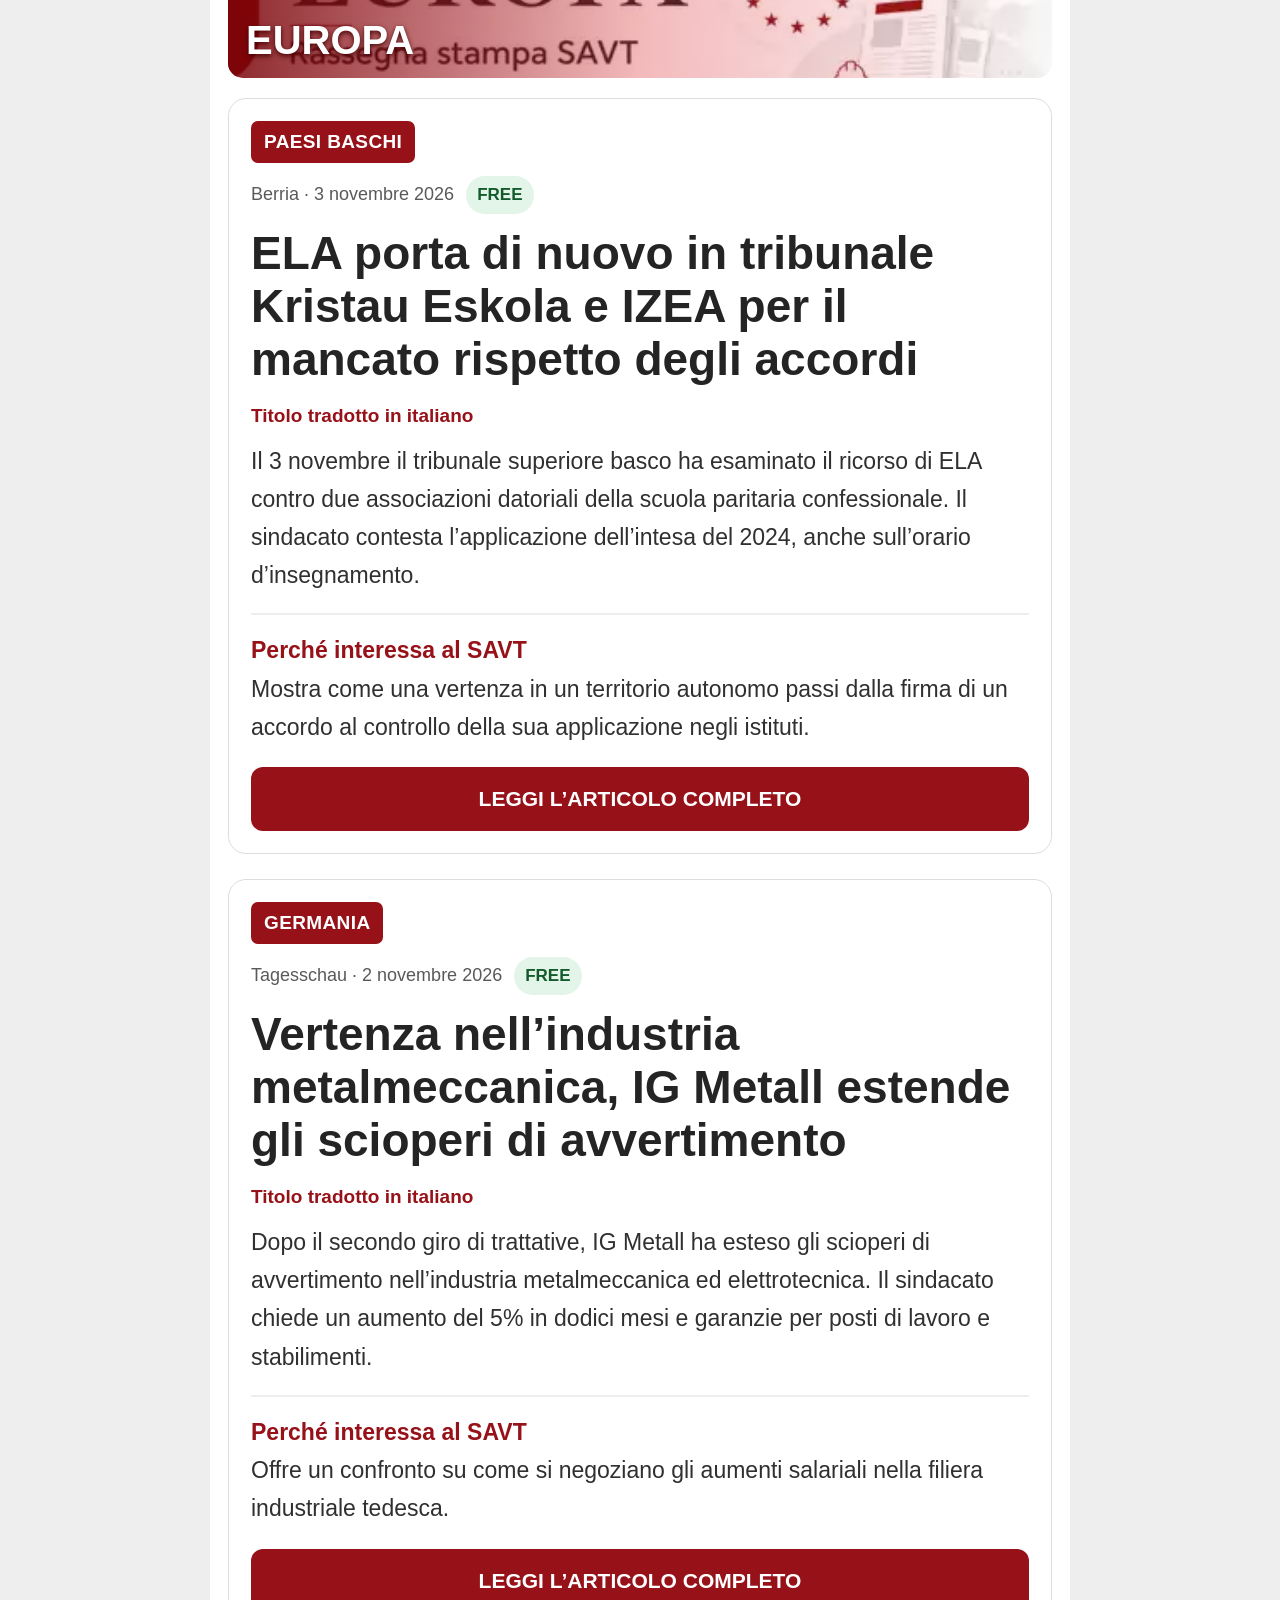
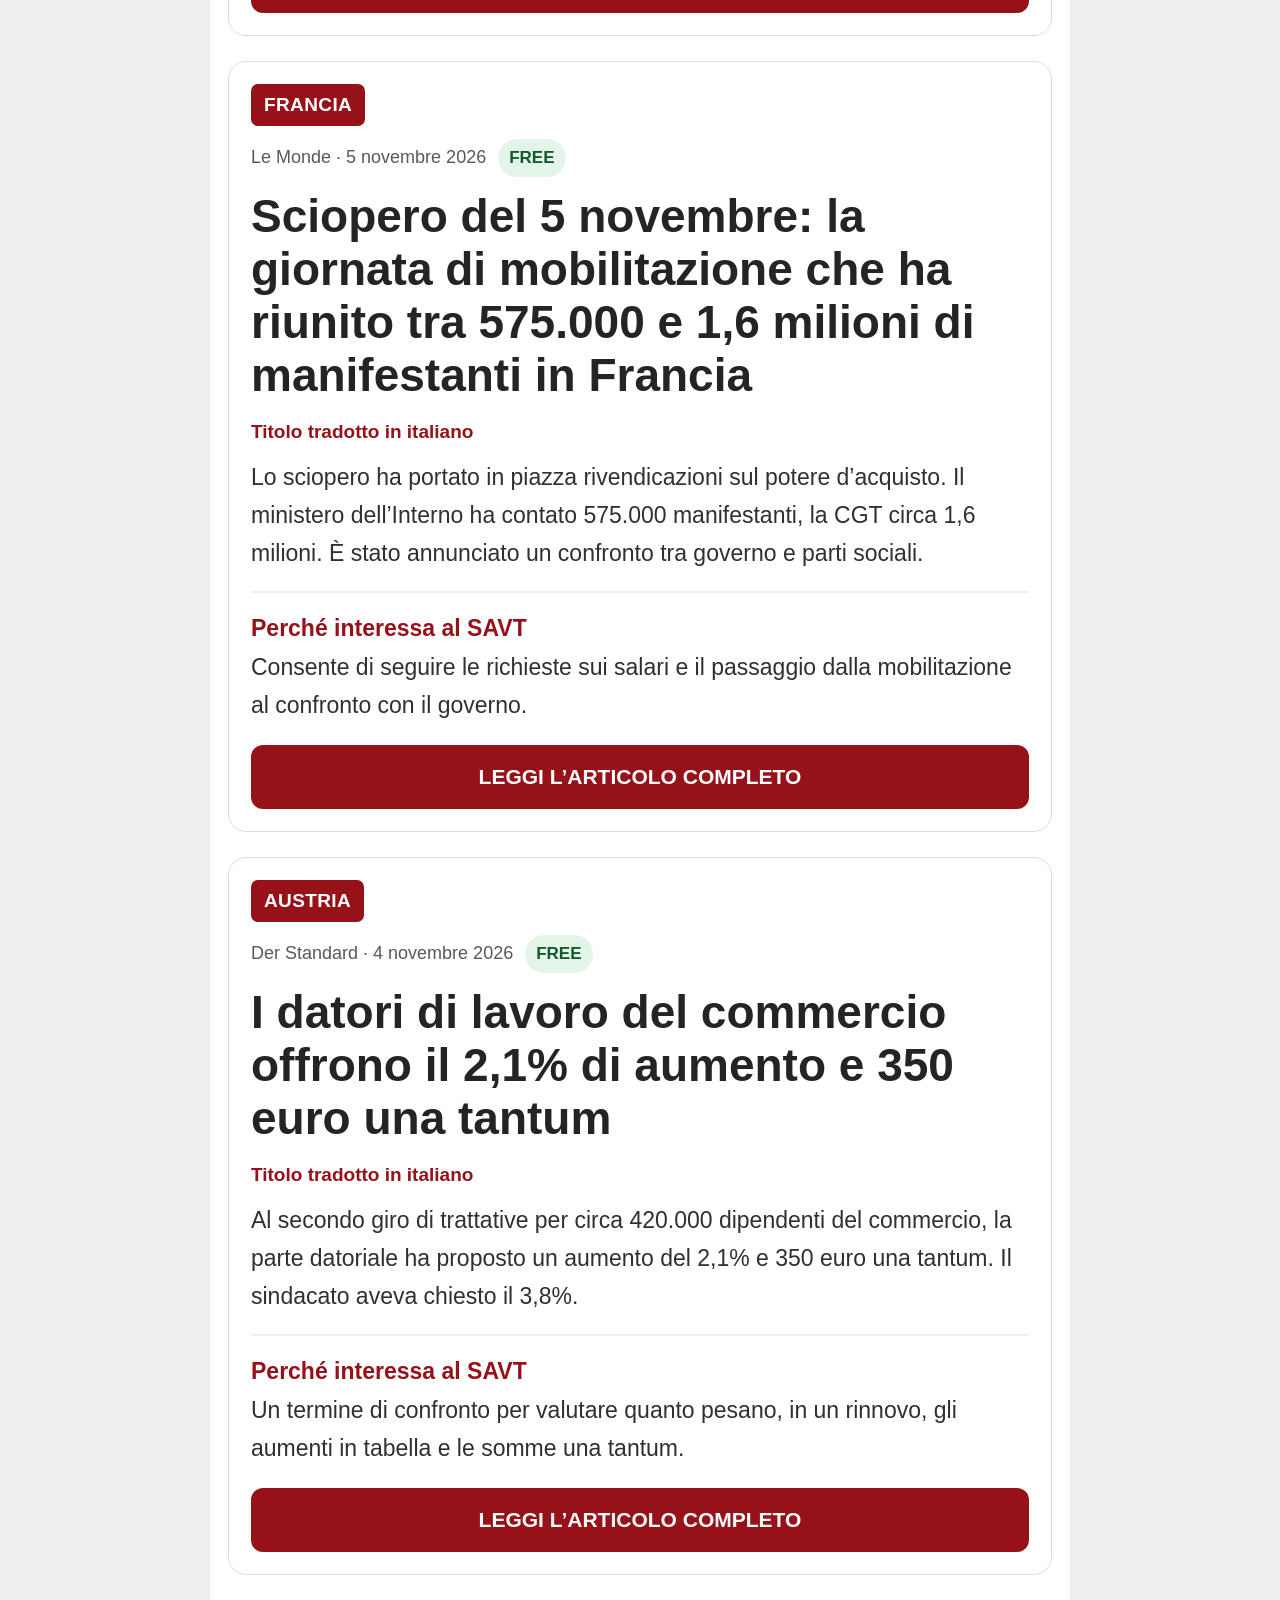
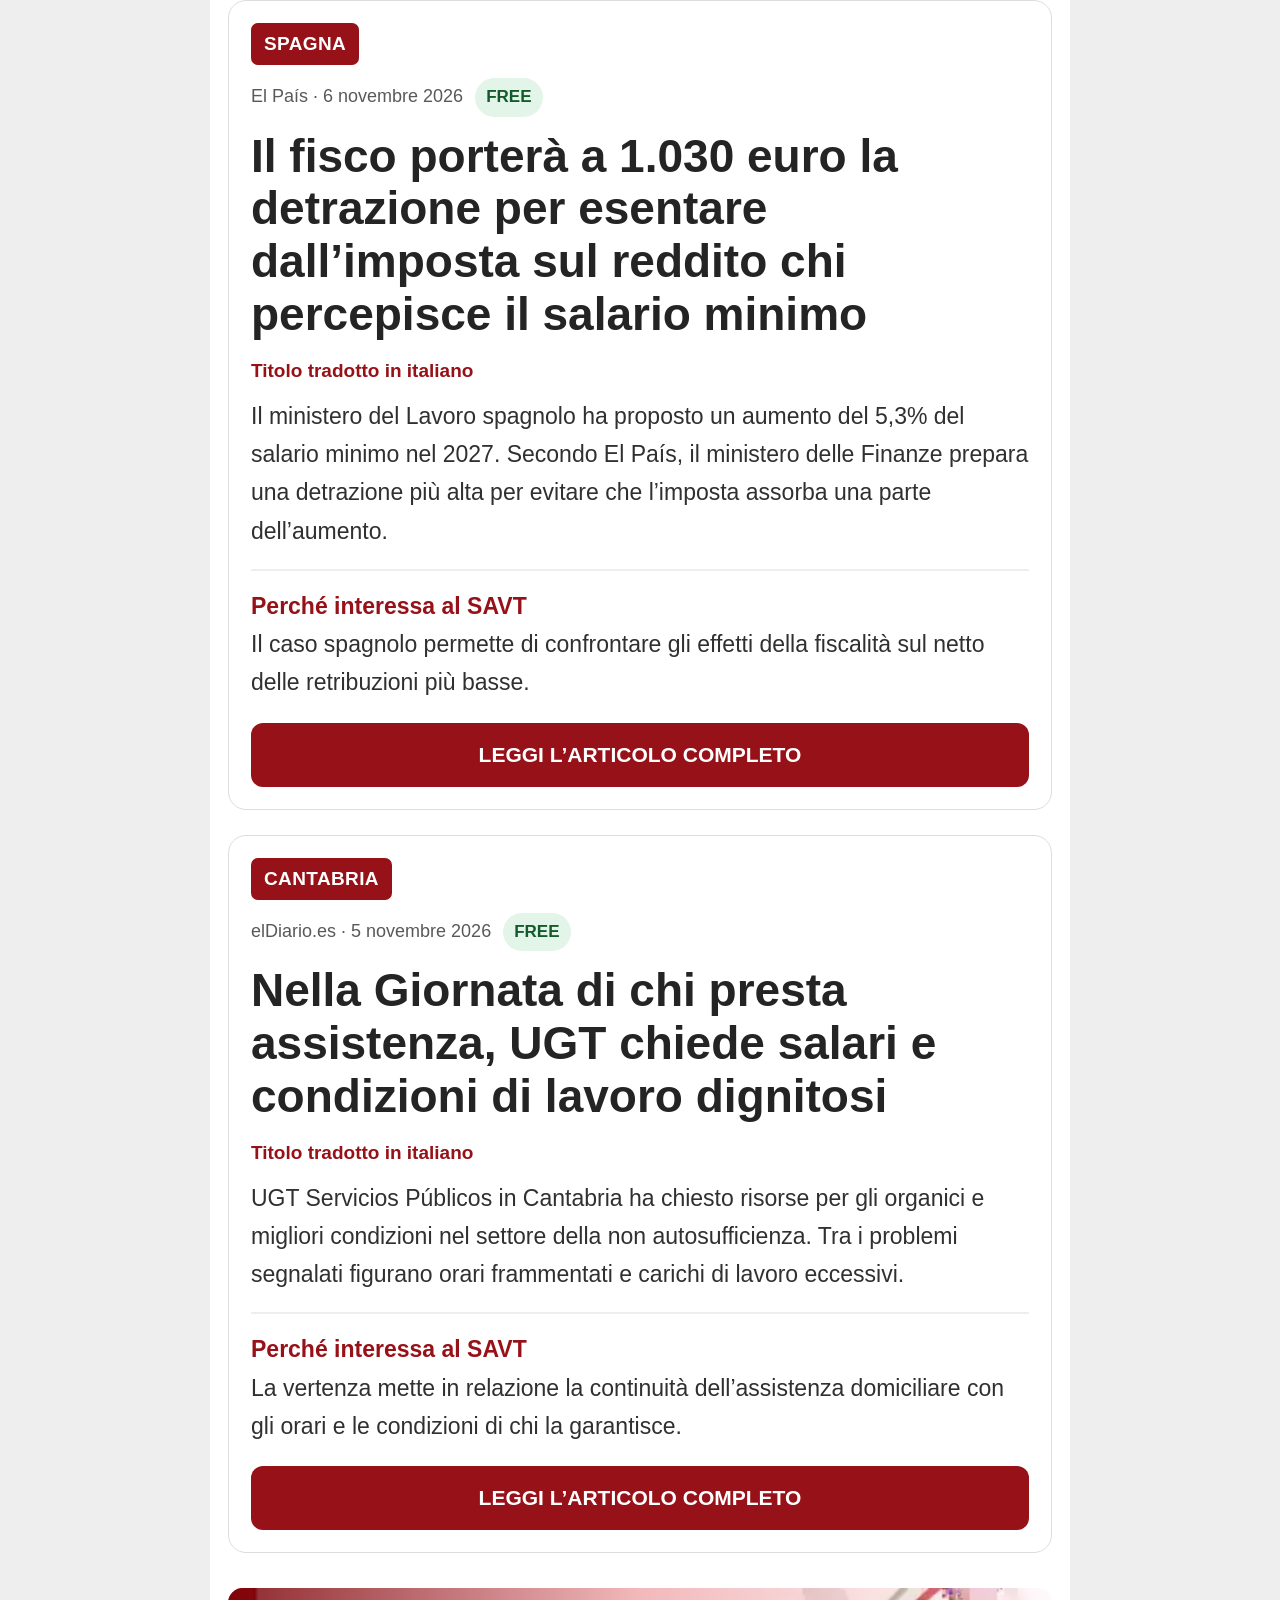
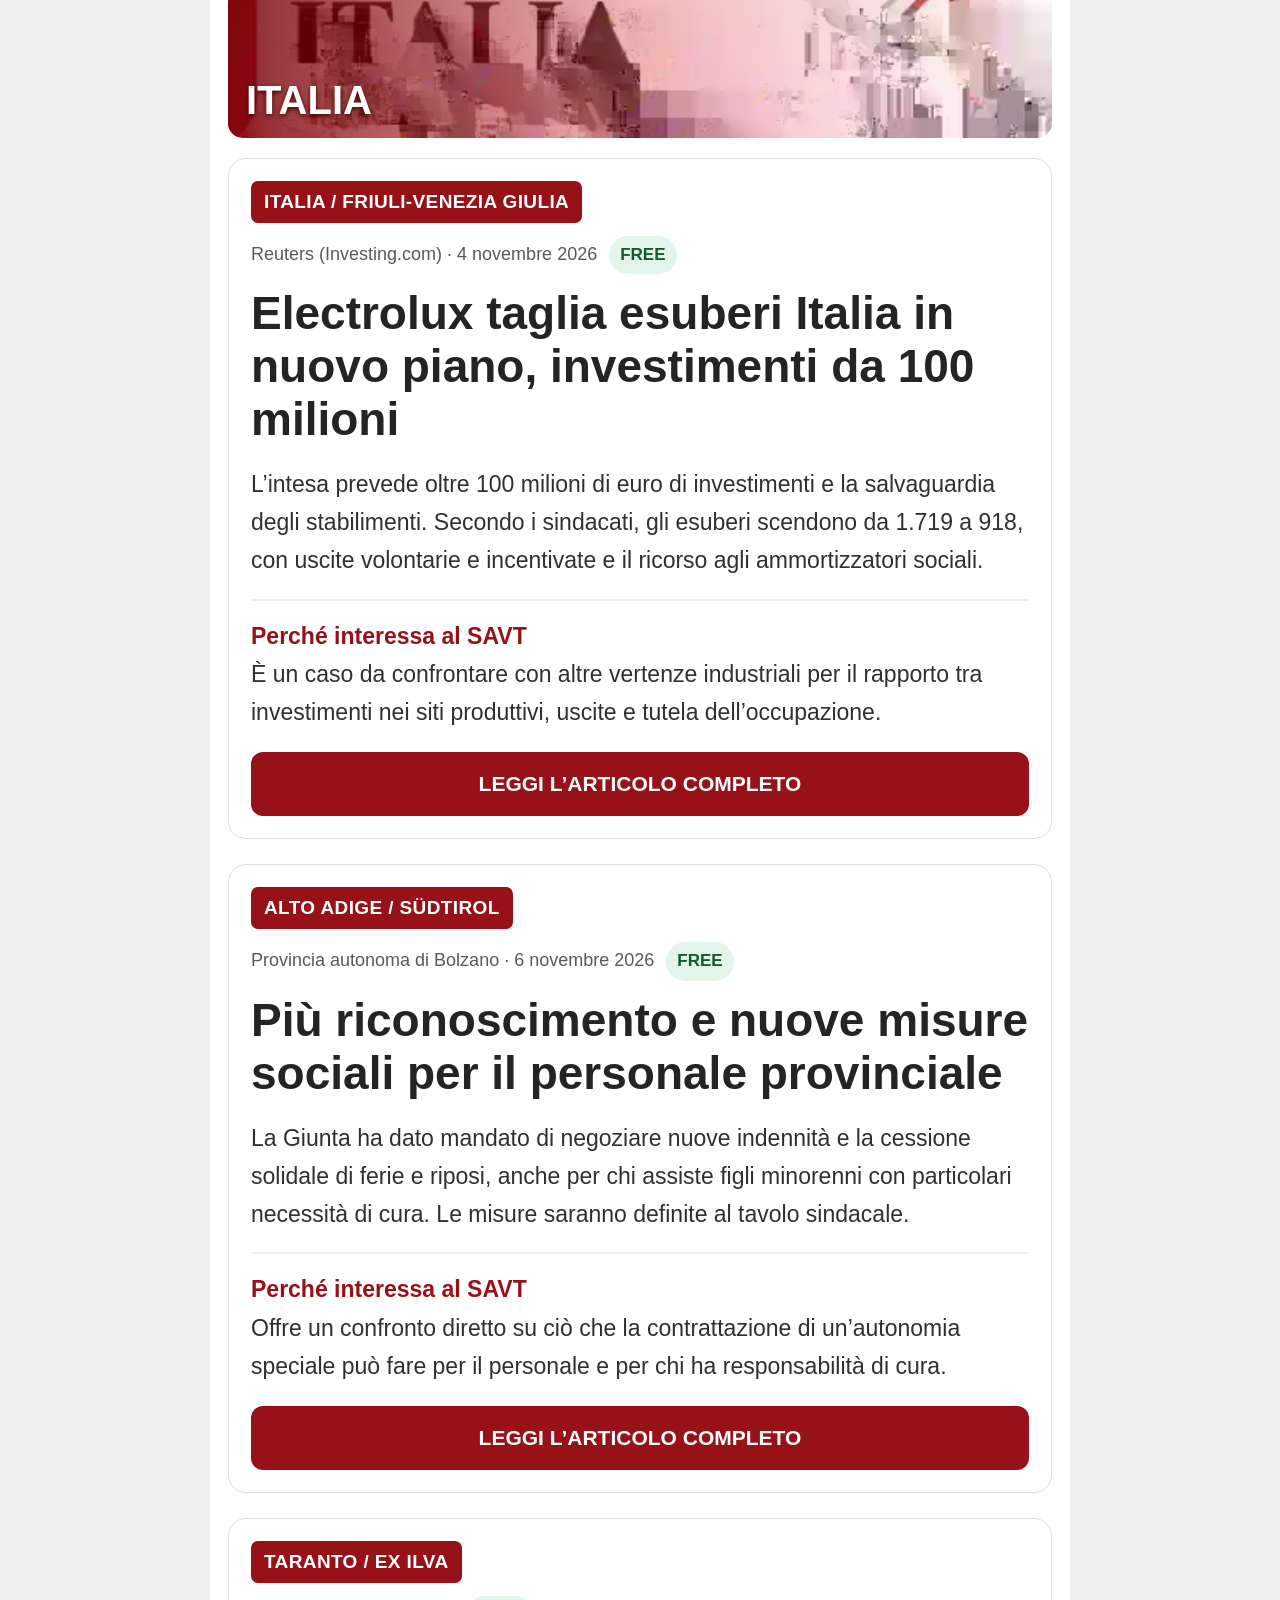
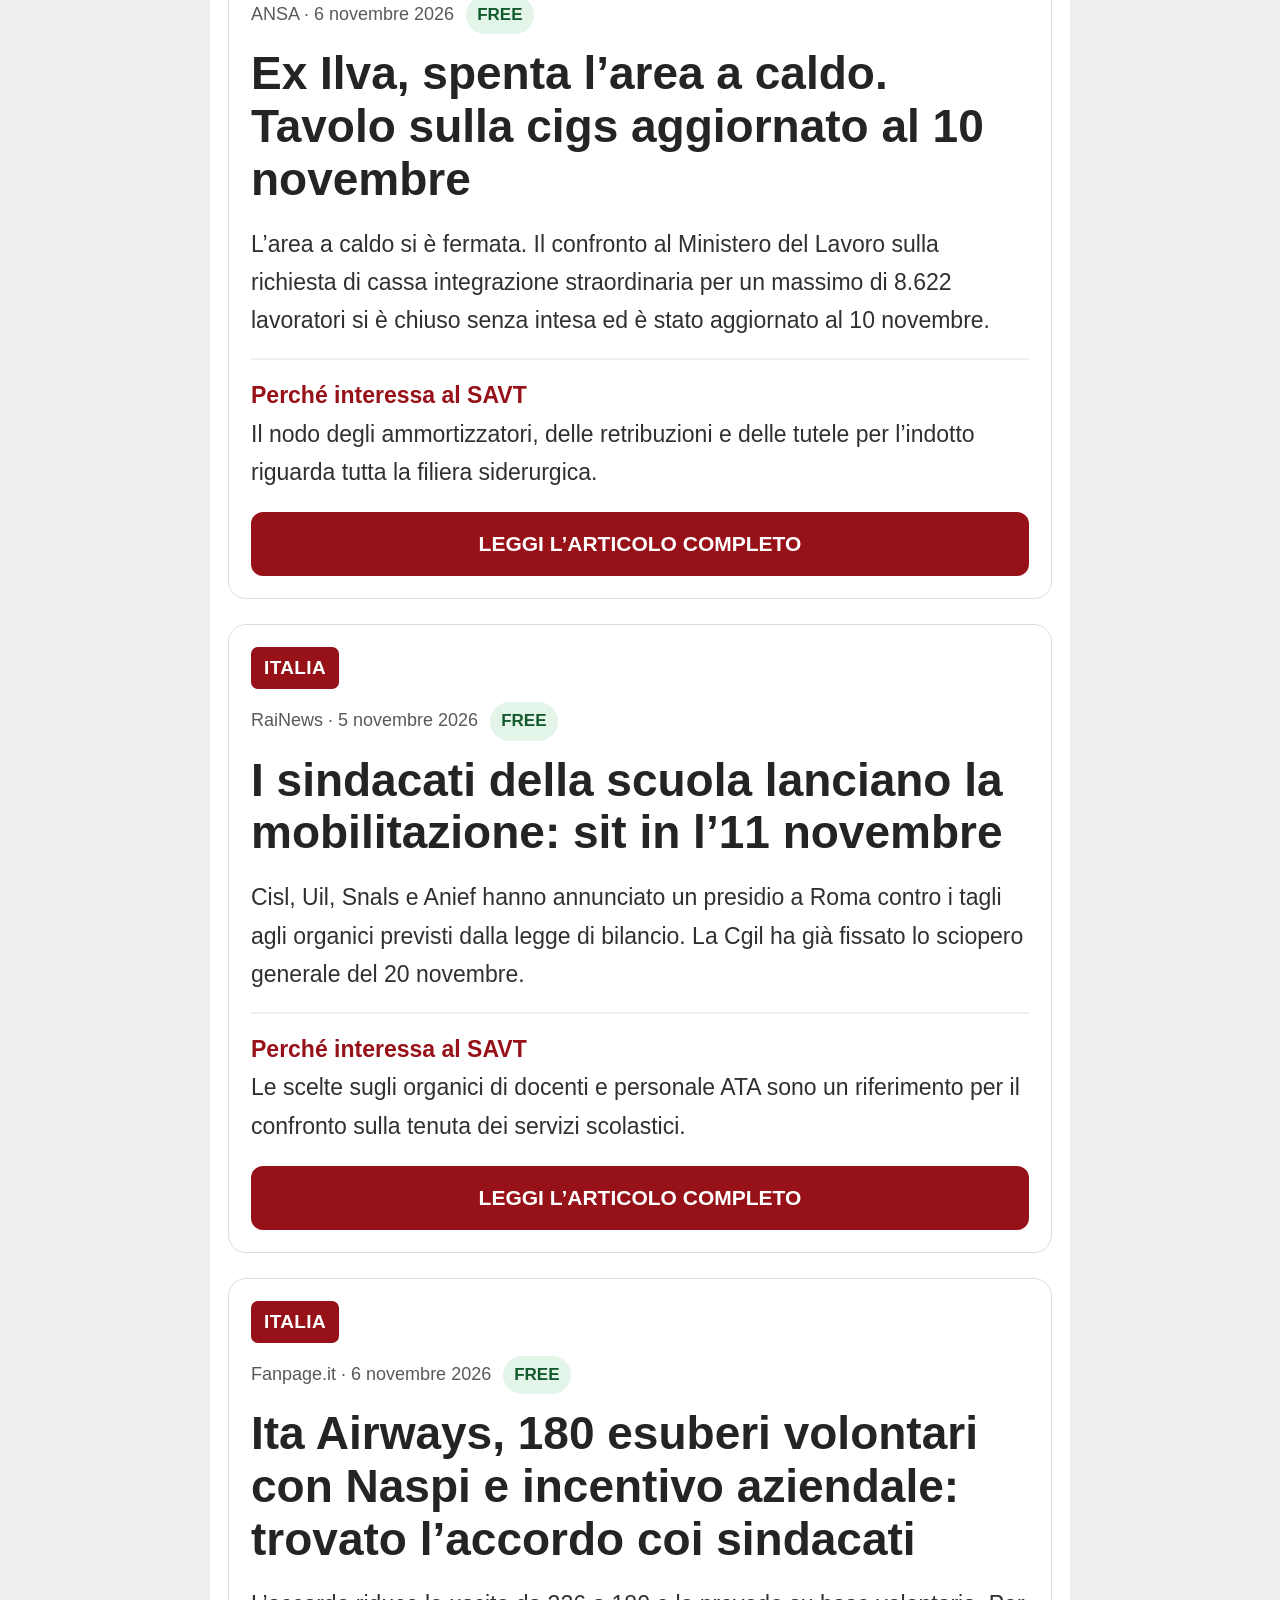
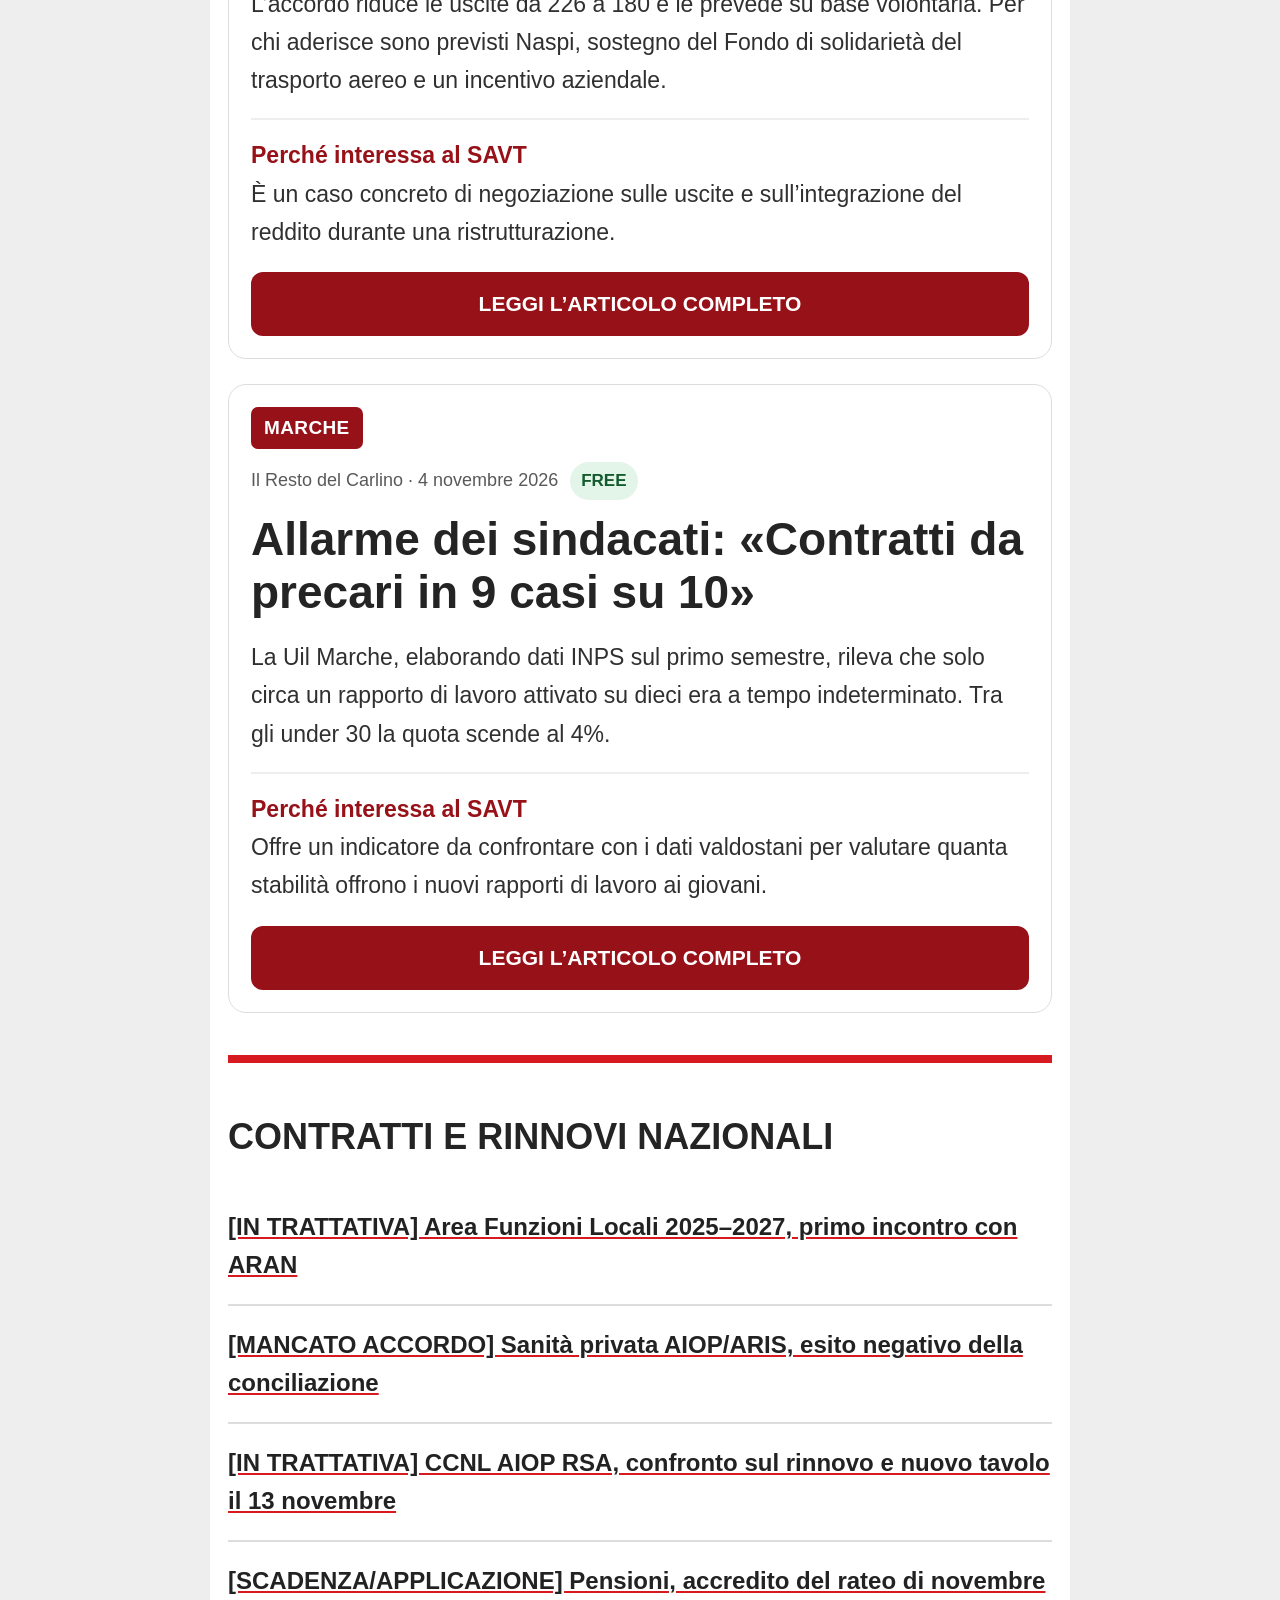
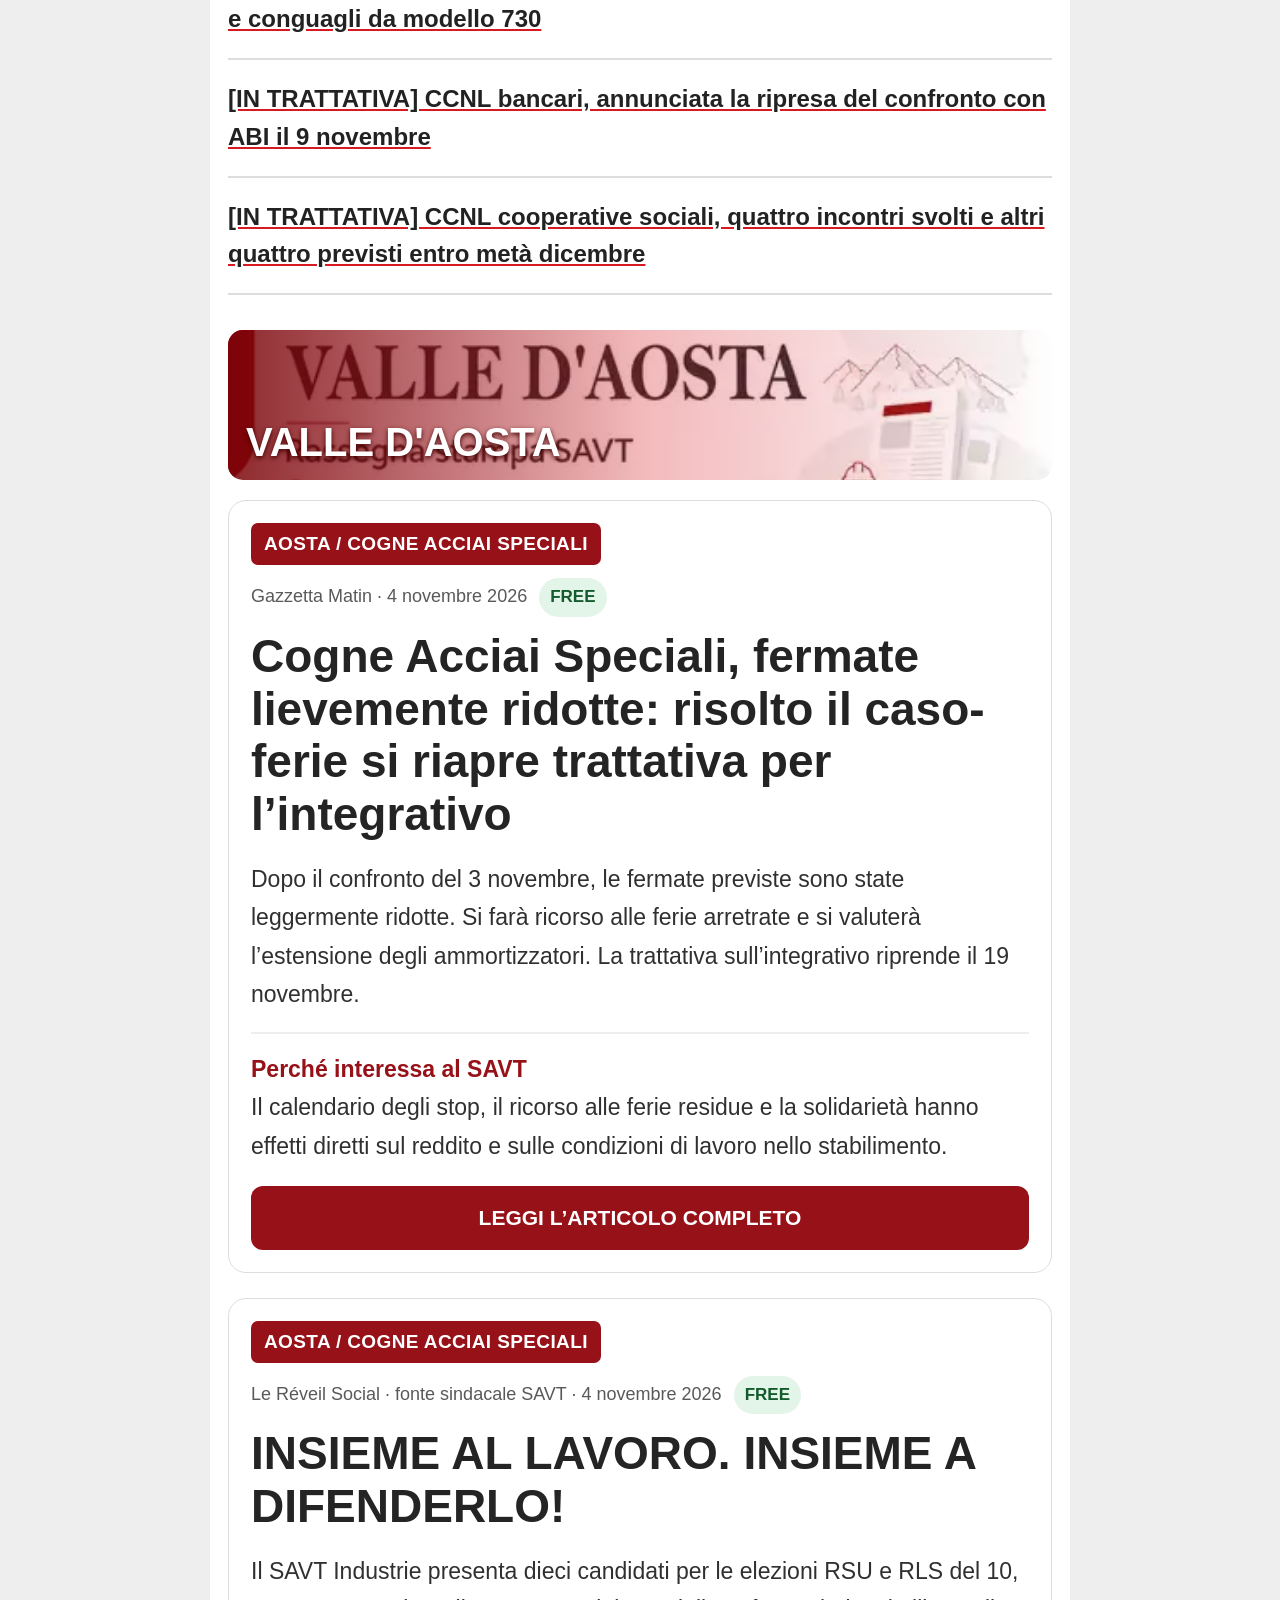
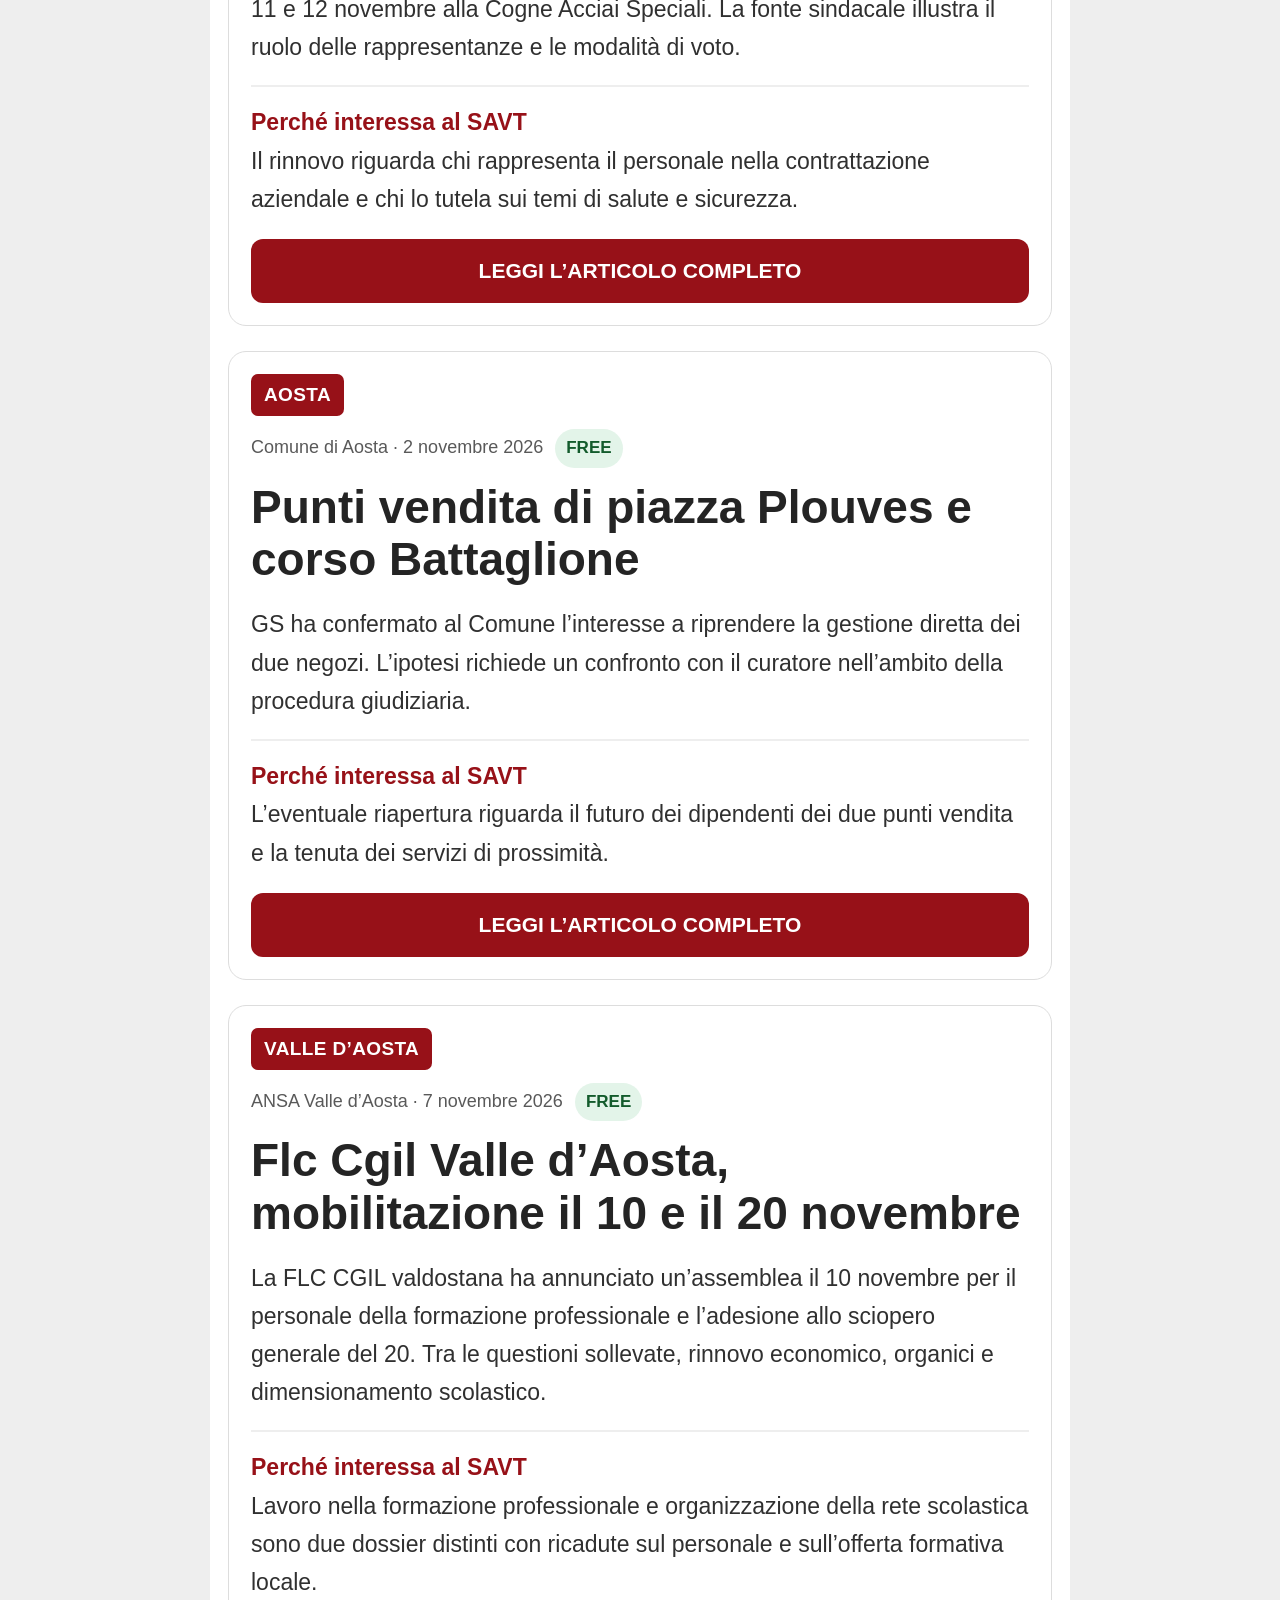
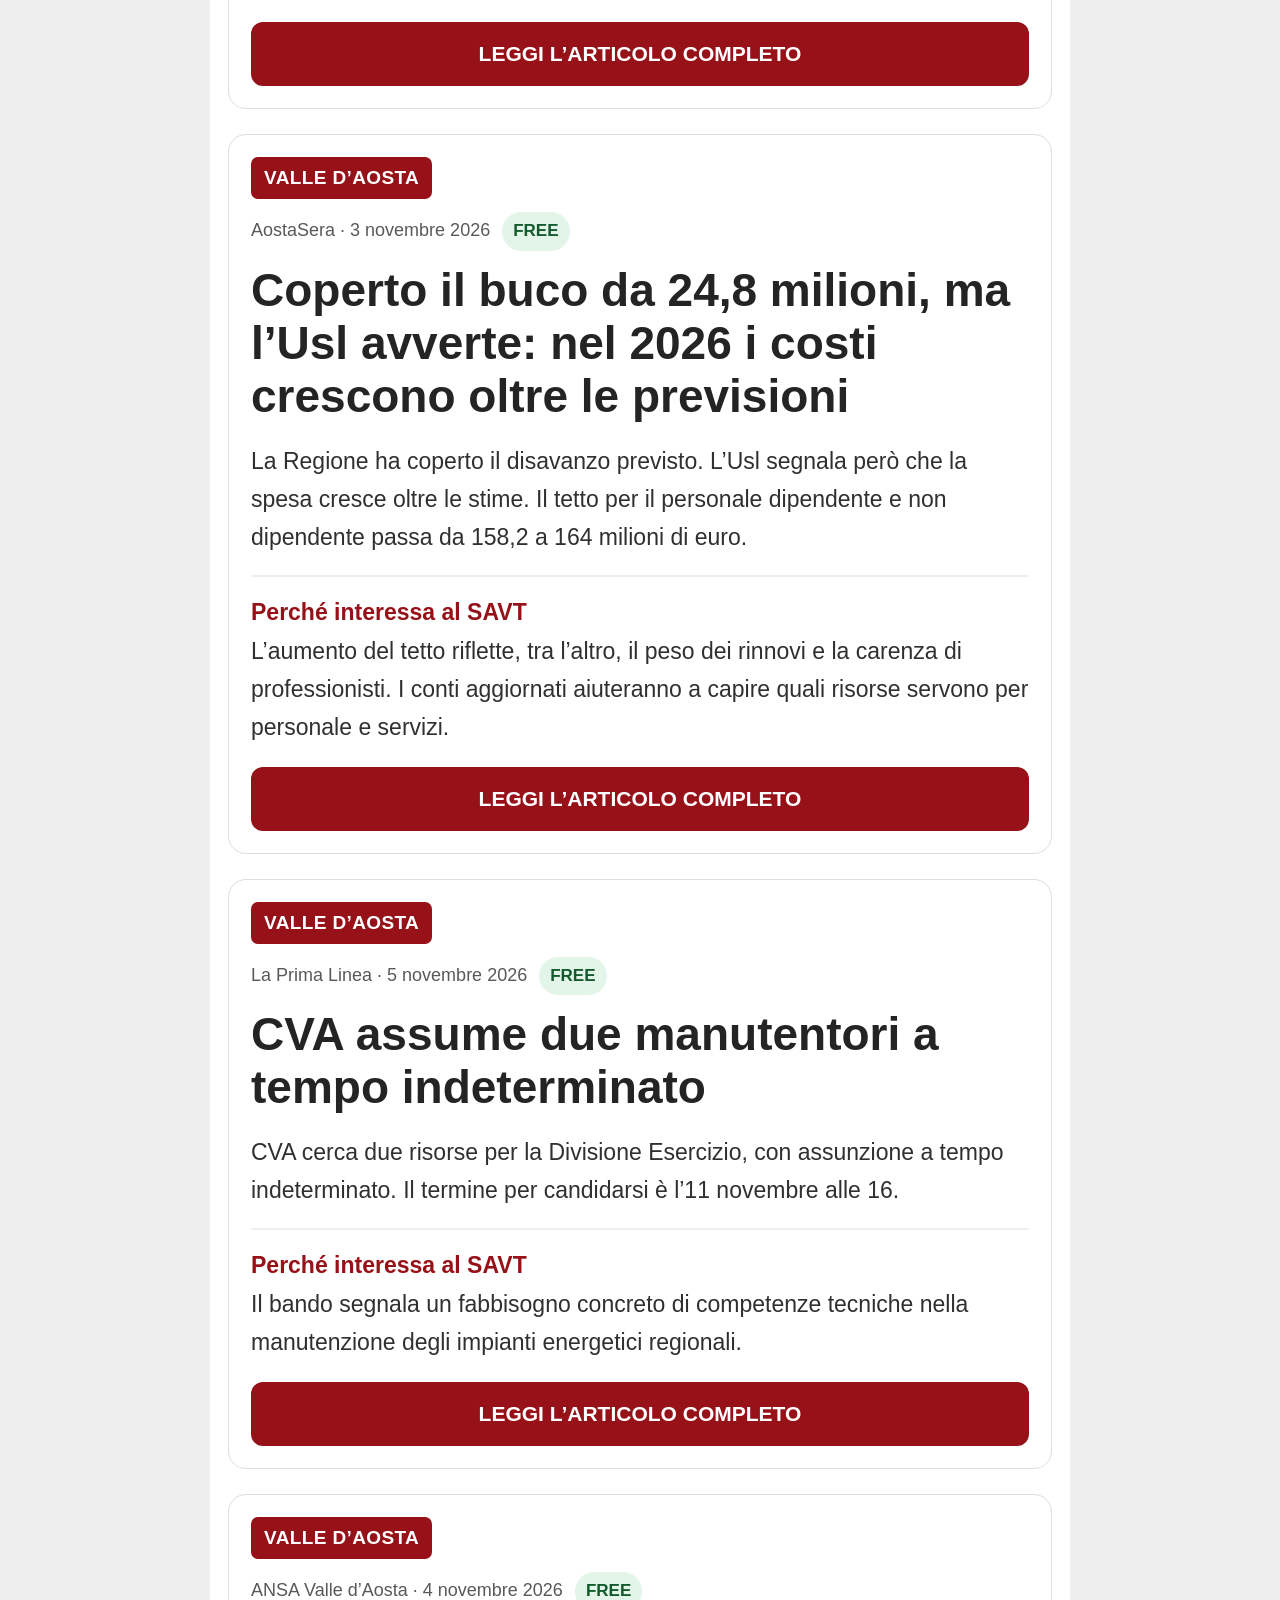
<file: archivio/2026-11-02-08/index.html>
<!doctype html><html lang="it"><head><meta charset="utf-8"><meta name="viewport" content="width=device-width,initial-scale=1"><meta name="robots" content="noindex,nofollow"><meta name="savt-build" content="2026-11-09-edizione-2026-11-02-08"><title>Rassegna stampa SAVT — 2–8 novembre 2026</title><style>*{box-sizing:border-box}html{scroll-behavior:smooth}body{margin:0;background:#eee;color:#242424;font-family:Arial,Helvetica,sans-serif}.page{max-width:860px;margin:auto;background:#fff}.top{background:#d71920;color:#fff;padding:23px 20px;font-weight:900;font-size:26px}.top small{display:block;font-size:18px;font-weight:500;margin-top:8px}header{padding:27px 20px 20px}.logo{height:92px;max-width:140px;object-fit:contain;display:block;margin-bottom:18px}.kicker{font-size:19px;color:#971118;font-weight:900;letter-spacing:.05em}h1{font-size:49px;line-height:1.12;margin:14px 0}.week{font-size:27px;font-weight:900;margin:16px 0}header p{font-size:23px;line-height:1.58}nav{padding:16px;display:flex;gap:12px;overflow-x:auto;white-space:nowrap;border-block:1px solid #eee}nav a{padding:13px 17px;border:1px solid #e8b9bc;border-radius:30px;color:#971118;font-size:20px;font-weight:800;text-decoration:none}main{padding:18px 18px 34px}.highlight{background:#fff6f6;border:1px solid #f0d3d5;border-radius:18px;padding:21px}.highlight h2{font-size:37px;color:#971118;margin:6px 0}.pick{display:block;padding:25px 0;border-bottom:2px solid #e8d4d5;color:#222;text-decoration:none}.pick:last-child{border:0}.pick strong{display:block;font-size:40px;line-height:1.2}.territory{display:inline-block;background:#971118;color:#fff;border-radius:7px;padding:10px 13px;font-size:19px;font-weight:900;letter-spacing:.02em;margin-bottom:13px}.meta{font-size:18px;color:#595959;line-height:1.55;margin-bottom:13px}.badge{display:inline-block;background:#e3f4e9;color:#135b2c;border-radius:22px;padding:6px 11px;font-size:17px;font-weight:900;margin-left:7px}.badge.paywall{background:#fff0dc;color:#7e4200}.banner{position:relative;margin:35px 0 20px;background:#971118;border-radius:15px;overflow:hidden;min-height:150px}.banner img{width:100%;height:150px;object-fit:cover;display:block}.banner:after{content:'';position:absolute;inset:0;background:linear-gradient(90deg,rgba(120,0,6,.84),rgba(215,25,32,.3),transparent)}.banner h2{position:absolute;bottom:15px;left:18px;z-index:2;font-size:40px;color:#fff;margin:0;text-shadow:0 2px 5px #400}.card{border:1px solid #ddd;border-radius:18px;padding:22px;margin-bottom:25px;scroll-margin-top:12px}.card h3{font-size:46px;line-height:1.15;margin:5px 0 19px;overflow-wrap:anywhere}.card p{font-size:23px;line-height:1.66;color:#303030;margin:0 0 19px}.translation{font-size:19px;font-weight:800;color:#971118;margin-bottom:15px}.why{border-top:2px solid #eee;padding-top:17px;font-size:23px;line-height:1.63}.why strong{color:#971118}.cta{display:block;width:100%;text-align:center;background:#971118;color:#fff;text-decoration:none;border-radius:12px;padding:20px 13px;font-size:21px;font-weight:900;margin-top:21px}.contracts{border-top:8px solid #d71920;margin:42px 0 26px;padding-top:23px}.contracts h2{font-size:36px;line-height:1.2}.contracts ul{list-style:none;padding:0}.contracts li{padding:20px 0;border-bottom:2px solid #ddd}.contracts a{font-size:24px;font-weight:800;line-height:1.58;color:#222;text-decoration:underline;text-decoration-color:#d71920}.tool{background:#fffaf0;border:1px solid #eadfc5;border-top:6px solid #d71920;border-radius:14px;padding:21px;margin:35px 0 20px}.tool h2{font-size:35px;margin:0 0 15px}.tool h3{font-size:38px;line-height:1.2;margin:5px 0 14px}.tool p{font-size:23px;line-height:1.63}.watch{background:#f5f5f5;border-top:5px solid #d71920;border-radius:14px;padding:21px;margin-top:36px}.watch h2{font-size:36px}.watch li{font-size:23px;line-height:1.65;margin:14px 0}footer{border-top:1px solid #ddd;padding:25px 20px;color:#555;font-size:19px;line-height:1.6}@media(max-width:600px){h1{font-size:46px}.pick strong{font-size:40px}.card h3{font-size:46px}.top{font-size:25px}.banner h2{font-size:39px}.card{padding:19px}.highlight{padding:18px}main{padding:13px}}.contracts p{font-size:23px;line-height:1.6}footer a{color:#971118;font-weight:800}.pick strong,.highlight h2,.contracts h2,.banner h2,.watch h2{overflow-wrap:anywhere}.why p{margin-bottom:0}.pick:focus-visible,.cta:focus-visible,.contracts a:focus-visible,footer a:focus-visible{outline:3px solid #1e53a1;outline-offset:4px}</style></head><body><div class="page"><div class="top">Rassegna digitale SAVT<small>Edizione del 9 novembre 2026</small></div><header><img class="logo" src="[data-uri]" alt="Logo SAVT ufficiale"><div class="kicker">LAVORO · DIRITTI · TERRITORI</div><h1>Rassegna stampa SAVT</h1><div class="week">2–8 novembre 2026</div><p>Le fermate alla Cogne, il piano Electrolux e la vertenza della scuola paritaria nei Paesi Baschi. La settimana del lavoro in Valle d’Aosta, in Italia e in Europa.</p></header>
<main>
<section class="highlight" aria-labelledby="tre-da-leggere"><h2 id="tre-da-leggere">LE 3 DA LEGGERE</h2>
<a class="pick" href="#top-europa"><span class="territory">PAESI BASCHI</span><div class="meta">Berria · <time datetime="2026-11-03">3 novembre 2026</time> <span class="badge">FREE</span></div><strong>ELA porta di nuovo in tribunale Kristau Eskola e IZEA per il mancato rispetto degli accordi</strong></a>
<a class="pick" href="#top-italia"><span class="territory">ITALIA / FRIULI-VENEZIA GIULIA</span><div class="meta">Reuters (Investing.com) · <time datetime="2026-11-04">4 novembre 2026</time> <span class="badge">FREE</span></div><strong>Electrolux taglia esuberi Italia in nuovo piano, investimenti da 100 milioni</strong></a>
<a class="pick" href="#top-vda"><span class="territory">AOSTA / COGNE ACCIAI SPECIALI</span><div class="meta">Gazzetta Matin · <time datetime="2026-11-04">4 novembre 2026</time> <span class="badge">FREE</span></div><strong>Cogne Acciai Speciali, fermate lievemente ridotte: risolto il caso-ferie si riapre trattativa per l’integrativo</strong></a>
</section>
<section id="europa"><div class="banner"><img src="[data-uri]" alt=""><h2>EUROPA</h2></div>
<article class="card" id="top-europa"><span class="territory">PAESI BASCHI</span><div class="meta">Berria · <time datetime="2026-11-03">3 novembre 2026</time> <span class="badge">FREE</span></div><h3>ELA porta di nuovo in tribunale Kristau Eskola e IZEA per il mancato rispetto degli accordi</h3><div class="translation">Titolo tradotto in italiano</div><p>Il 3 novembre il tribunale superiore basco ha esaminato il ricorso di ELA contro due associazioni datoriali della scuola paritaria confessionale. Il sindacato contesta l’applicazione dell’intesa del 2024, anche sull’orario d’insegnamento.</p><div class="why"><strong>Perché interessa al SAVT</strong><p>Mostra come una vertenza in un territorio autonomo passi dalla firma di un accordo al controllo della sua applicazione negli istituti.</p></div><a class="cta" href="https://www.berria.eus/euskal-herria/elak-berriz-eraman-ditu-auzitara-kristau-eskola-eta-izea-patronalak-hitzartutakoa-ez-betetzearren_2165976_102.html" target="_blank" rel="noopener">LEGGI L’ARTICOLO COMPLETO</a></article>
<article class="card"><span class="territory">GERMANIA</span><div class="meta">Tagesschau · <time datetime="2026-11-02">2 novembre 2026</time> <span class="badge">FREE</span></div><h3>Vertenza nell’industria metalmeccanica, IG Metall estende gli scioperi di avvertimento</h3><div class="translation">Titolo tradotto in italiano</div><p>Dopo il secondo giro di trattative, IG Metall ha esteso gli scioperi di avvertimento nell’industria metalmeccanica ed elettrotecnica. Il sindacato chiede un aumento del 5% in dodici mesi e garanzie per posti di lavoro e stabilimenti.</p><div class="why"><strong>Perché interessa al SAVT</strong><p>Offre un confronto su come si negoziano gli aumenti salariali nella filiera industriale tedesca.</p></div><a class="cta" href="https://www.tagesschau.de/wirtschaft/unternehmen/ig-metall-warnstreiks-120.html" target="_blank" rel="noopener">LEGGI L’ARTICOLO COMPLETO</a></article>
<article class="card"><span class="territory">FRANCIA</span><div class="meta">Le Monde · <time datetime="2026-11-05">5 novembre 2026</time> <span class="badge">FREE</span></div><h3>Sciopero del 5 novembre: la giornata di mobilitazione che ha riunito tra 575.000 e 1,6 milioni di manifestanti in Francia</h3><div class="translation">Titolo tradotto in italiano</div><p>Lo sciopero ha portato in piazza rivendicazioni sul potere d’acquisto. Il ministero dell’Interno ha contato 575.000 manifestanti, la CGT circa 1,6 milioni. È stato annunciato un confronto tra governo e parti sociali.</p><div class="why"><strong>Perché interessa al SAVT</strong><p>Consente di seguire le richieste sui salari e il passaggio dalla mobilitazione al confronto con il governo.</p></div><a class="cta" href="https://www.lemonde.fr/politique/live/2026/11/05/en-direct-greve-du-5-novembre-entre-575-000-et-1-6-million-de-manifestants-en-france-jeudi-une-conference-sociale-avec-les-syndicats-et-le-patronat-prevue-a-matignon-lundi_6806775_823448.html" target="_blank" rel="noopener">LEGGI L’ARTICOLO COMPLETO</a></article>
<article class="card"><span class="territory">AUSTRIA</span><div class="meta">Der Standard · <time datetime="2026-11-04">4 novembre 2026</time> <span class="badge">FREE</span></div><h3>I datori di lavoro del commercio offrono il 2,1% di aumento e 350 euro una tantum</h3><div class="translation">Titolo tradotto in italiano</div><p>Al secondo giro di trattative per circa 420.000 dipendenti del commercio, la parte datoriale ha proposto un aumento del 2,1% e 350 euro una tantum. Il sindacato aveva chiesto il 3,8%.</p><div class="why"><strong>Perché interessa al SAVT</strong><p>Un termine di confronto per valutare quanto pesano, in un rinnovo, gli aumenti in tabella e le somme una tantum.</p></div><a class="cta" href="https://www.derstandard.at/story/3000000347421/haendler-bieten-beschaeftigten-21-prozent-mehr-lohn-und-350-euro-einmalzahlung" target="_blank" rel="noopener">LEGGI L’ARTICOLO COMPLETO</a></article>
<article class="card"><span class="territory">SPAGNA</span><div class="meta">El País · <time datetime="2026-11-06">6 novembre 2026</time> <span class="badge">FREE</span></div><h3>Il fisco porterà a 1.030 euro la detrazione per esentare dall’imposta sul reddito chi percepisce il salario minimo</h3><div class="translation">Titolo tradotto in italiano</div><p>Il ministero del Lavoro spagnolo ha proposto un aumento del 5,3% del salario minimo nel 2027. Secondo El País, il ministero delle Finanze prepara una detrazione più alta per evitare che l’imposta assorba una parte dell’aumento.</p><div class="why"><strong>Perché interessa al SAVT</strong><p>Il caso spagnolo permette di confrontare gli effetti della fiscalità sul netto delle retribuzioni più basse.</p></div><a class="cta" href="https://elpais.com/economia/2026-11-06/hacienda-actualizara-la-deduccion-del-salario-minimo-hasta-los-1030-euros-para-que-sus-perceptores-no-paguen-irpf.html" target="_blank" rel="noopener">LEGGI L’ARTICOLO COMPLETO</a></article>
<article class="card"><span class="territory">CANTABRIA</span><div class="meta">elDiario.es · <time datetime="2026-11-05">5 novembre 2026</time> <span class="badge">FREE</span></div><h3>Nella Giornata di chi presta assistenza, UGT chiede salari e condizioni di lavoro dignitosi</h3><div class="translation">Titolo tradotto in italiano</div><p>UGT Servicios Públicos in Cantabria ha chiesto risorse per gli organici e migliori condizioni nel settore della non autosufficienza. Tra i problemi segnalati figurano orari frammentati e carichi di lavoro eccessivi.</p><div class="why"><strong>Perché interessa al SAVT</strong><p>La vertenza mette in relazione la continuità dell’assistenza domiciliare con gli orari e le condizioni di chi la garantisce.</p></div><a class="cta" href="https://www.eldiario.es/cantabria/ugt-exige-salarios-condiciones-laborales-dignas-dia-personas-cuidadoras_1_13640056.html" target="_blank" rel="noopener">LEGGI L’ARTICOLO COMPLETO</a></article>
</section>
<section id="italia"><div class="banner"><img src="[data-uri]" alt=""><h2>ITALIA</h2></div>
<article class="card" id="top-italia"><span class="territory">ITALIA / FRIULI-VENEZIA GIULIA</span><div class="meta">Reuters (Investing.com) · <time datetime="2026-11-04">4 novembre 2026</time> <span class="badge">FREE</span></div><h3>Electrolux taglia esuberi Italia in nuovo piano, investimenti da 100 milioni</h3><p>L’intesa prevede oltre 100 milioni di euro di investimenti e la salvaguardia degli stabilimenti. Secondo i sindacati, gli esuberi scendono da 1.719 a 918, con uscite volontarie e incentivate e il ricorso agli ammortizzatori sociali.</p><div class="why"><strong>Perché interessa al SAVT</strong><p>È un caso da confrontare con altre vertenze industriali per il rapporto tra investimenti nei siti produttivi, uscite e tutela dell’occupazione.</p></div><a class="cta" href="https://it.investing.com/news/stock-market-news/electrolux-intesa-al-mimit-su-piano-italia-con-oltre-100-milioni-di-investimenti-3626341" target="_blank" rel="noopener">LEGGI L’ARTICOLO COMPLETO</a></article>
<article class="card"><span class="territory">ALTO ADIGE / SÜDTIROL</span><div class="meta">Provincia autonoma di Bolzano · <time datetime="2026-11-06">6 novembre 2026</time> <span class="badge">FREE</span></div><h3>Più riconoscimento e nuove misure sociali per il personale provinciale</h3><p>La Giunta ha dato mandato di negoziare nuove indennità e la cessione solidale di ferie e riposi, anche per chi assiste figli minorenni con particolari necessità di cura. Le misure saranno definite al tavolo sindacale.</p><div class="why"><strong>Perché interessa al SAVT</strong><p>Offre un confronto diretto su ciò che la contrattazione di un’autonomia speciale può fare per il personale e per chi ha responsabilità di cura.</p></div><a class="cta" href="https://news.provincia.bz.it/it/news/piu-riconoscimento-e-nuove-misure-sociali-per-il-personale-provinciale" target="_blank" rel="noopener">LEGGI L’ARTICOLO COMPLETO</a></article>
<article class="card"><span class="territory">TARANTO / EX ILVA</span><div class="meta">ANSA · <time datetime="2026-11-06">6 novembre 2026</time> <span class="badge">FREE</span></div><h3>Ex Ilva, spenta l’area a caldo. Tavolo sulla cigs aggiornato al 10 novembre</h3><p>L’area a caldo si è fermata. Il confronto al Ministero del Lavoro sulla richiesta di cassa integrazione straordinaria per un massimo di 8.622 lavoratori si è chiuso senza intesa ed è stato aggiornato al 10 novembre.</p><div class="why"><strong>Perché interessa al SAVT</strong><p>Il nodo degli ammortizzatori, delle retribuzioni e delle tutele per l’indotto riguarda tutta la filiera siderurgica.</p></div><a class="cta" href="https://www.ansa.it/sito/notizie/cronaca/2026/11/06/ex-ilva-spenta-larea-a-caldo.-tavolo-sulla-cigs-aggiornato-al-10-novembre_ff5c4603-24e6-416c-9a44-ddcb5ec4c51c.html" target="_blank" rel="noopener">LEGGI L’ARTICOLO COMPLETO</a></article>
<article class="card"><span class="territory">ITALIA</span><div class="meta">RaiNews · <time datetime="2026-11-05">5 novembre 2026</time> <span class="badge">FREE</span></div><h3>I sindacati della scuola lanciano la mobilitazione: sit in l’11 novembre</h3><p>Cisl, Uil, Snals e Anief hanno annunciato un presidio a Roma contro i tagli agli organici previsti dalla legge di bilancio. La Cgil ha già fissato lo sciopero generale del 20 novembre.</p><div class="why"><strong>Perché interessa al SAVT</strong><p>Le scelte sugli organici di docenti e personale ATA sono un riferimento per il confronto sulla tenuta dei servizi scolastici.</p></div><a class="cta" href="https://www.rainews.it/amp/articoli/2026/11/i-sindacati-della-scuola-lanciano-la-mobilitazione-sit-in-l11-novembre--ed6141cf-ae19-46fd-ac9a-969de527681f.html" target="_blank" rel="noopener">LEGGI L’ARTICOLO COMPLETO</a></article>
<article class="card"><span class="territory">ITALIA</span><div class="meta">Fanpage.it · <time datetime="2026-11-06">6 novembre 2026</time> <span class="badge">FREE</span></div><h3>Ita Airways, 180 esuberi volontari con Naspi e incentivo aziendale: trovato l’accordo coi sindacati</h3><p>L’accordo riduce le uscite da 226 a 180 e le prevede su base volontaria. Per chi aderisce sono previsti Naspi, sostegno del Fondo di solidarietà del trasporto aereo e un incentivo aziendale.</p><div class="why"><strong>Perché interessa al SAVT</strong><p>È un caso concreto di negoziazione sulle uscite e sull’integrazione del reddito durante una ristrutturazione.</p></div><a class="cta" href="https://www.fanpage.it/attualita/ita-airways-180-esuberi-volontari-con-naspi-e-incentivo-aziendale-trovato-laccordo-coi-sindacati/" target="_blank" rel="noopener">LEGGI L’ARTICOLO COMPLETO</a></article>
<article class="card"><span class="territory">MARCHE</span><div class="meta">Il Resto del Carlino · <time datetime="2026-11-04">4 novembre 2026</time> <span class="badge">FREE</span></div><h3>Allarme dei sindacati: «Contratti da precari in 9 casi su 10»</h3><p>La Uil Marche, elaborando dati INPS sul primo semestre, rileva che solo circa un rapporto di lavoro attivato su dieci era a tempo indeterminato. Tra gli under 30 la quota scende al 4%.</p><div class="why"><strong>Perché interessa al SAVT</strong><p>Offre un indicatore da confrontare con i dati valdostani per valutare quanta stabilità offrono i nuovi rapporti di lavoro ai giovani.</p></div><a class="cta" href="https://www.ilrestodelcarlino.it/marche/cronaca/allarme-dei-sindacati-contratti-da-3f64817b" target="_blank" rel="noopener">LEGGI L’ARTICOLO COMPLETO</a></article>
</section>
<section class="contracts" id="contratti"><h2>CONTRATTI E RINNOVI NAZIONALI</h2><ul>
<li><a href="https://www.fpcgil.it/2026/11/03/contratti-trattativa-ccnl-area-funzioni-locali-2025-2027-resoconto-del-primo-incontro-con-laran-del-3-novembre-2026/" target="_blank" rel="noopener">[IN TRATTATIVA] Area Funzioni Locali 2025–2027, primo incontro con ARAN</a></li>
<li><a href="https://www.fpcgil.it/2026/11/03/sanita-privata-aiop-aris-esito-negativo-del-tentativo-di-conciliazione-presso-il-ministero-del-lavoro/" target="_blank" rel="noopener">[MANCATO ACCORDO] Sanità privata AIOP/ARIS, esito negativo della conciliazione</a></li>
<li><a href="https://www.fpcgil.it/2026/11/03/contratti-sanita-privata-vertenza-rinnovo-ccnl-aiop-rsa-tavolo-3-novembre/" target="_blank" rel="noopener">[IN TRATTATIVA] CCNL AIOP RSA, confronto sul rinnovo e nuovo tavolo il 13 novembre</a></li>
<li><a href="https://www.inps.it/it/it/inps-comunica/notizie/dettaglio-news-page.news.2026.10.pensionati-il-cedolino-di-pensione-di-novembre-2026.html" target="_blank" rel="noopener">[SCADENZA/APPLICAZIONE] Pensioni, accredito del rateo di novembre e conguagli da modello 730</a></li>
<li><a href="https://videoembed.ansa.it/sito/notizie/economia/2026/11/07/lunedi-riparte-confronto-su-rinnovo-contratto-bancari-il-nodo-manovra_31b2f5b1-ded7-4eb3-bacd-65028dd9b091.html" target="_blank" rel="noopener">[IN TRATTATIVA] CCNL bancari, annunciata la ripresa del confronto con ABI il 9 novembre</a></li>
<li><a href="https://www.fpcgil.it/2026/11/06/contratto-cooperative-sociali-a-che-punto-siamo/" target="_blank" rel="noopener">[IN TRATTATIVA] CCNL cooperative sociali, quattro incontri svolti e altri quattro previsti entro metà dicembre</a></li>
</ul></section>
<section id="vda"><div class="banner"><img src="[data-uri]" alt=""><h2>VALLE D'AOSTA</h2></div>
<article class="card" id="top-vda"><span class="territory">AOSTA / COGNE ACCIAI SPECIALI</span><div class="meta">Gazzetta Matin · <time datetime="2026-11-04">4 novembre 2026</time> <span class="badge">FREE</span></div><h3>Cogne Acciai Speciali, fermate lievemente ridotte: risolto il caso-ferie si riapre trattativa per l’integrativo</h3><p>Dopo il confronto del 3 novembre, le fermate previste sono state leggermente ridotte. Si farà ricorso alle ferie arretrate e si valuterà l’estensione degli ammortizzatori. La trattativa sull’integrativo riprende il 19 novembre.</p><div class="why"><strong>Perché interessa al SAVT</strong><p>Il calendario degli stop, il ricorso alle ferie residue e la solidarietà hanno effetti diretti sul reddito e sulle condizioni di lavoro nello stabilimento.</p></div><a class="cta" href="https://www.gazzettamatin.com/2026/11/04/cogne-acciai-speciali-20261104-1023-224731/" target="_blank" rel="noopener">LEGGI L’ARTICOLO COMPLETO</a></article>
<article class="card"><span class="territory">AOSTA / COGNE ACCIAI SPECIALI</span><div class="meta">Le Réveil Social · fonte sindacale SAVT · <time datetime="2026-11-04">4 novembre 2026</time> <span class="badge">FREE</span></div><h3>INSIEME AL LAVORO. INSIEME A DIFENDERLO!</h3><p>Il SAVT Industrie presenta dieci candidati per le elezioni RSU e RLS del 10, 11 e 12 novembre alla Cogne Acciai Speciali. La fonte sindacale illustra il ruolo delle rappresentanze e le modalità di voto.</p><div class="why"><strong>Perché interessa al SAVT</strong><p>Il rinnovo riguarda chi rappresenta il personale nella contrattazione aziendale e chi lo tutela sui temi di salute e sicurezza.</p></div><a class="cta" href="https://www.lereveilsocial.com/insieme-al-lavoro-insieme-a-difenderlo/" target="_blank" rel="noopener">LEGGI L’ARTICOLO COMPLETO</a></article>
<article class="card"><span class="territory">AOSTA</span><div class="meta">Comune di Aosta · <time datetime="2026-11-02">2 novembre 2026</time> <span class="badge">FREE</span></div><h3>Punti vendita di piazza Plouves e corso Battaglione</h3><p>GS ha confermato al Comune l’interesse a riprendere la gestione diretta dei due negozi. L’ipotesi richiede un confronto con il curatore nell’ambito della procedura giudiziaria.</p><div class="why"><strong>Perché interessa al SAVT</strong><p>L’eventuale riapertura riguarda il futuro dei dipendenti dei due punti vendita e la tenuta dei servizi di prossimità.</p></div><a class="cta" href="https://comune.aosta.it/fr/news/punti-vendita-di-piazza-plouves-e-corso-battaglione" target="_blank" rel="noopener">LEGGI L’ARTICOLO COMPLETO</a></article>
<article class="card"><span class="territory">VALLE D’AOSTA</span><div class="meta">ANSA Valle d’Aosta · <time datetime="2026-11-07">7 novembre 2026</time> <span class="badge">FREE</span></div><h3>Flc Cgil Valle d’Aosta, mobilitazione il 10 e il 20 novembre</h3><p>La FLC CGIL valdostana ha annunciato un’assemblea il 10 novembre per il personale della formazione professionale e l’adesione allo sciopero generale del 20. Tra le questioni sollevate, rinnovo economico, organici e dimensionamento scolastico.</p><div class="why"><strong>Perché interessa al SAVT</strong><p>Lavoro nella formazione professionale e organizzazione della rete scolastica sono due dossier distinti con ricadute sul personale e sull’offerta formativa locale.</p></div><a class="cta" href="https://www.ansa.it/valledaosta/notizie/2026/11/07/flc-cgil-valle-daosta-mobilitazione-il-10-e-il-20-novembre_b5b08422-5fe2-4808-b641-a68bfc27584a.html" target="_blank" rel="noopener">LEGGI L’ARTICOLO COMPLETO</a></article>
<article class="card"><span class="territory">VALLE D’AOSTA</span><div class="meta">AostaSera · <time datetime="2026-11-03">3 novembre 2026</time> <span class="badge">FREE</span></div><h3>Coperto il buco da 24,8 milioni, ma l’Usl avverte: nel 2026 i costi crescono oltre le previsioni</h3><p>La Regione ha coperto il disavanzo previsto. L’Usl segnala però che la spesa cresce oltre le stime. Il tetto per il personale dipendente e non dipendente passa da 158,2 a 164 milioni di euro.</p><div class="why"><strong>Perché interessa al SAVT</strong><p>L’aumento del tetto riflette, tra l’altro, il peso dei rinnovi e la carenza di professionisti. I conti aggiornati aiuteranno a capire quali risorse servono per personale e servizi.</p></div><a class="cta" href="https://aostasera.it/notizie/sanita-notizie/coperto-il-buco-da-248-milioni-ma-lusl-avverte-nel-2026-i-costi-crescono-oltre-le-previsioni/" target="_blank" rel="noopener">LEGGI L’ARTICOLO COMPLETO</a></article>
<article class="card"><span class="territory">VALLE D’AOSTA</span><div class="meta">La Prima Linea · <time datetime="2026-11-05">5 novembre 2026</time> <span class="badge">FREE</span></div><h3>CVA assume due manutentori a tempo indeterminato</h3><p>CVA cerca due risorse per la Divisione Esercizio, con assunzione a tempo indeterminato. Il termine per candidarsi è l’11 novembre alle 16.</p><div class="why"><strong>Perché interessa al SAVT</strong><p>Il bando segnala un fabbisogno concreto di competenze tecniche nella manutenzione degli impianti energetici regionali.</p></div><a class="cta" href="https://www.laprimalinea.it/2026/11/05/mobile/leggi-notizia/argomenti/economia-16/articolo/cva-assume-due-manutentori-a-tempo-indeterminato.html" target="_blank" rel="noopener">LEGGI L’ARTICOLO COMPLETO</a></article>
<article class="card"><span class="territory">VALLE D’AOSTA</span><div class="meta">ANSA Valle d’Aosta · <time datetime="2026-11-04">4 novembre 2026</time> <span class="badge">FREE</span></div><h3>Turismo, stage in Valle d’Aosta per 30 studenti di Acqui Terme</h3><p>L’accordo tra ADAVA e il centro alberghiero di Acqui Terme porta in Valle circa 30 studenti dall’11 gennaio al 25 febbraio 2027. Una quindicina di strutture ospitanti fornirà vitto e alloggio.</p><div class="why"><strong>Perché interessa al SAVT</strong><p>L’accordo permette di osservare come le imprese formano nuovi profili e affrontano il tema dell’alloggio durante la stagione invernale.</p></div><a class="cta" href="https://www.ansa.it/valledaosta/notizie/2026/11/04/turismo-stage-in-valle-daosta-per-30-studenti-di-acqui-terme_35e99867-4203-4150-9ce4-0a20e6229e62.html" target="_blank" rel="noopener">LEGGI L’ARTICOLO COMPLETO</a></article>
</section>
<section class="watch"><h2>DA TENERE D’OCCHIO</h2><ul><li>Cogne Acciai Speciali. Elezioni RSU e RLS dal 10 al 12 novembre e ripresa del tavolo sull’integrativo il 19.</li><li>Ex Ilva. Il 10 novembre torna al tavolo la richiesta di cassa integrazione straordinaria.</li><li>Sanità privata. Il 13 novembre torna a riunirsi il tavolo sul CCNL AIOP RSA.</li><li>Commercio ad Aosta. Il confronto con il curatore per i punti vendita di piazza Plouves e corso Battaglione.</li></ul></section>
</main><footer><p>SAVT – Syndicat Autonome Valdôtain des Travailleurs</p><p>Per questa edizione sono state effettuate ricerche mirate su 66 fonti europee, 55 italiane e 12 valdostane. Il registro riporta anche le ricerche senza esito e i limiti di accesso.</p><p><a href="/rassegna-stampa-savt/archivio/">Archivio delle edizioni</a> · <a href="https://github.com/savtcommunication-bit/rassegna-stampa-savt/blob/main/audit/2026-11-02-08.md">Audit editoriale</a></p></footer></div></body></html>
</file>
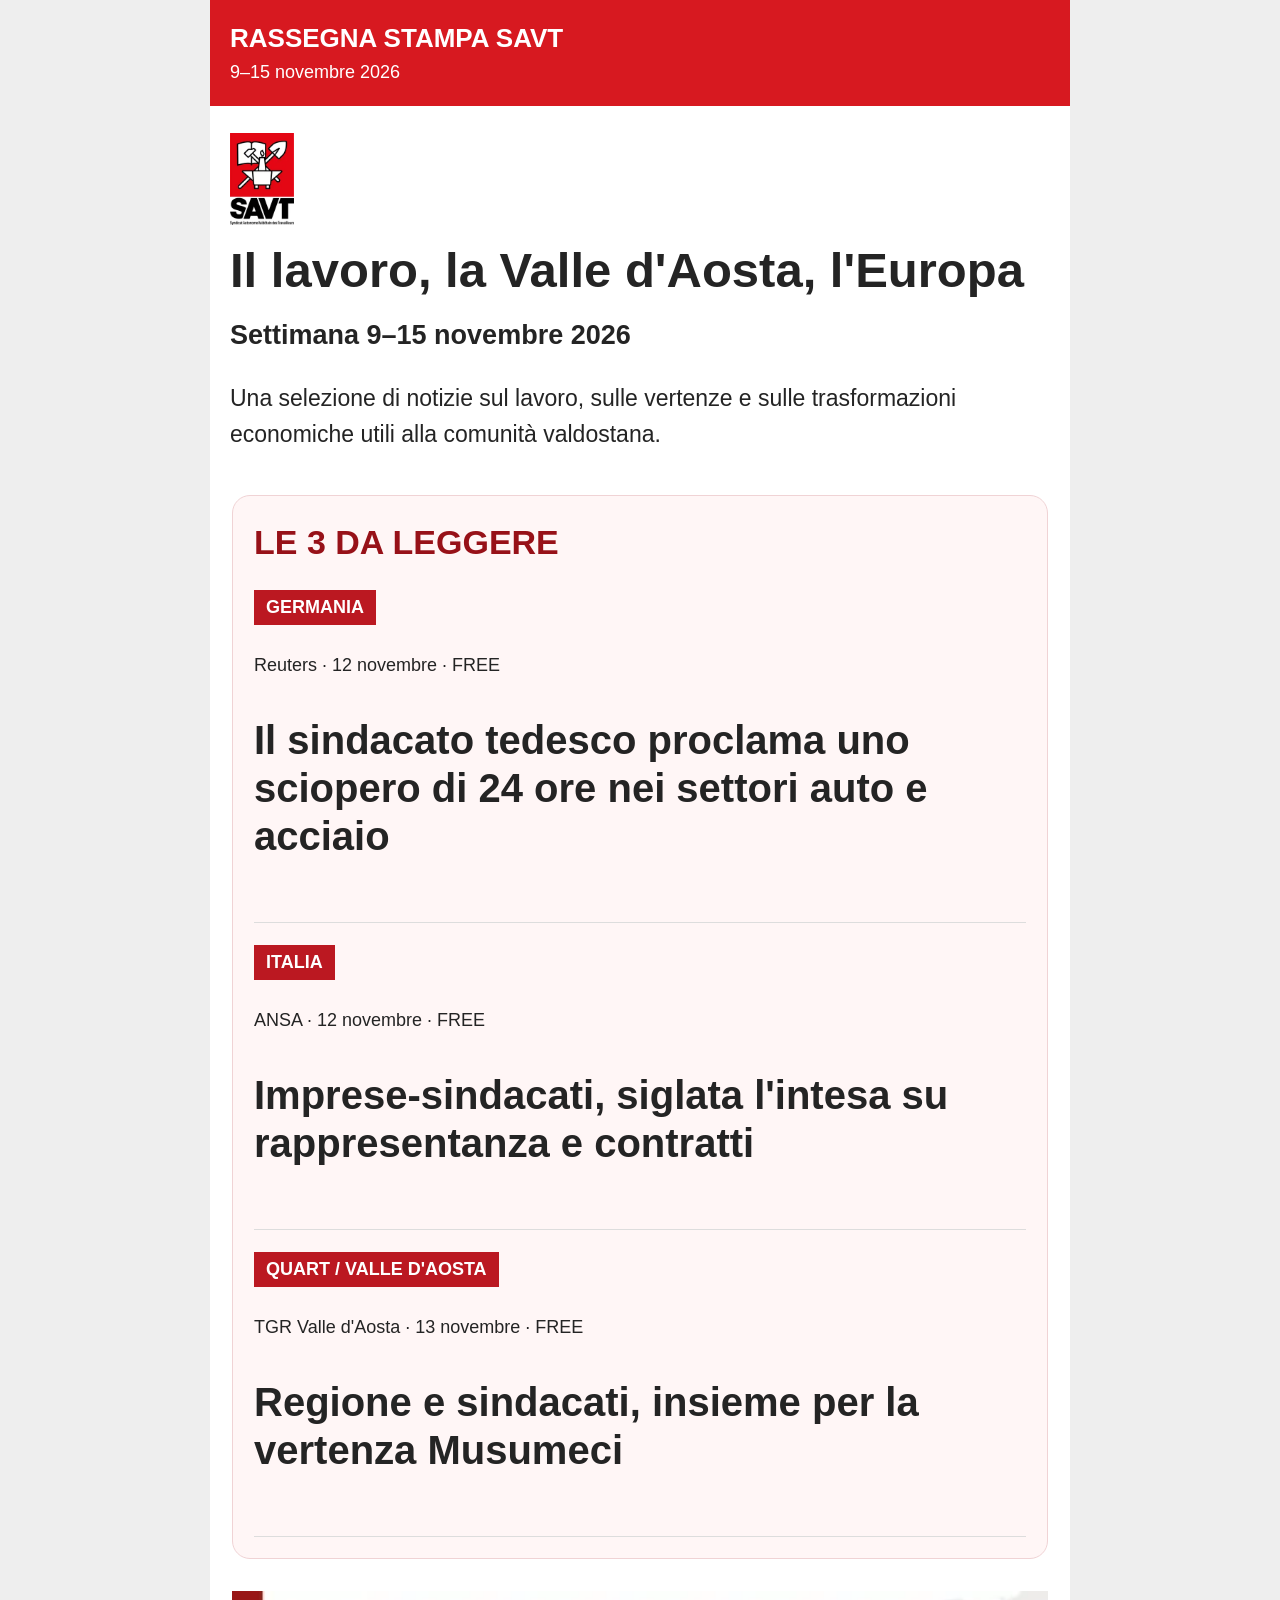
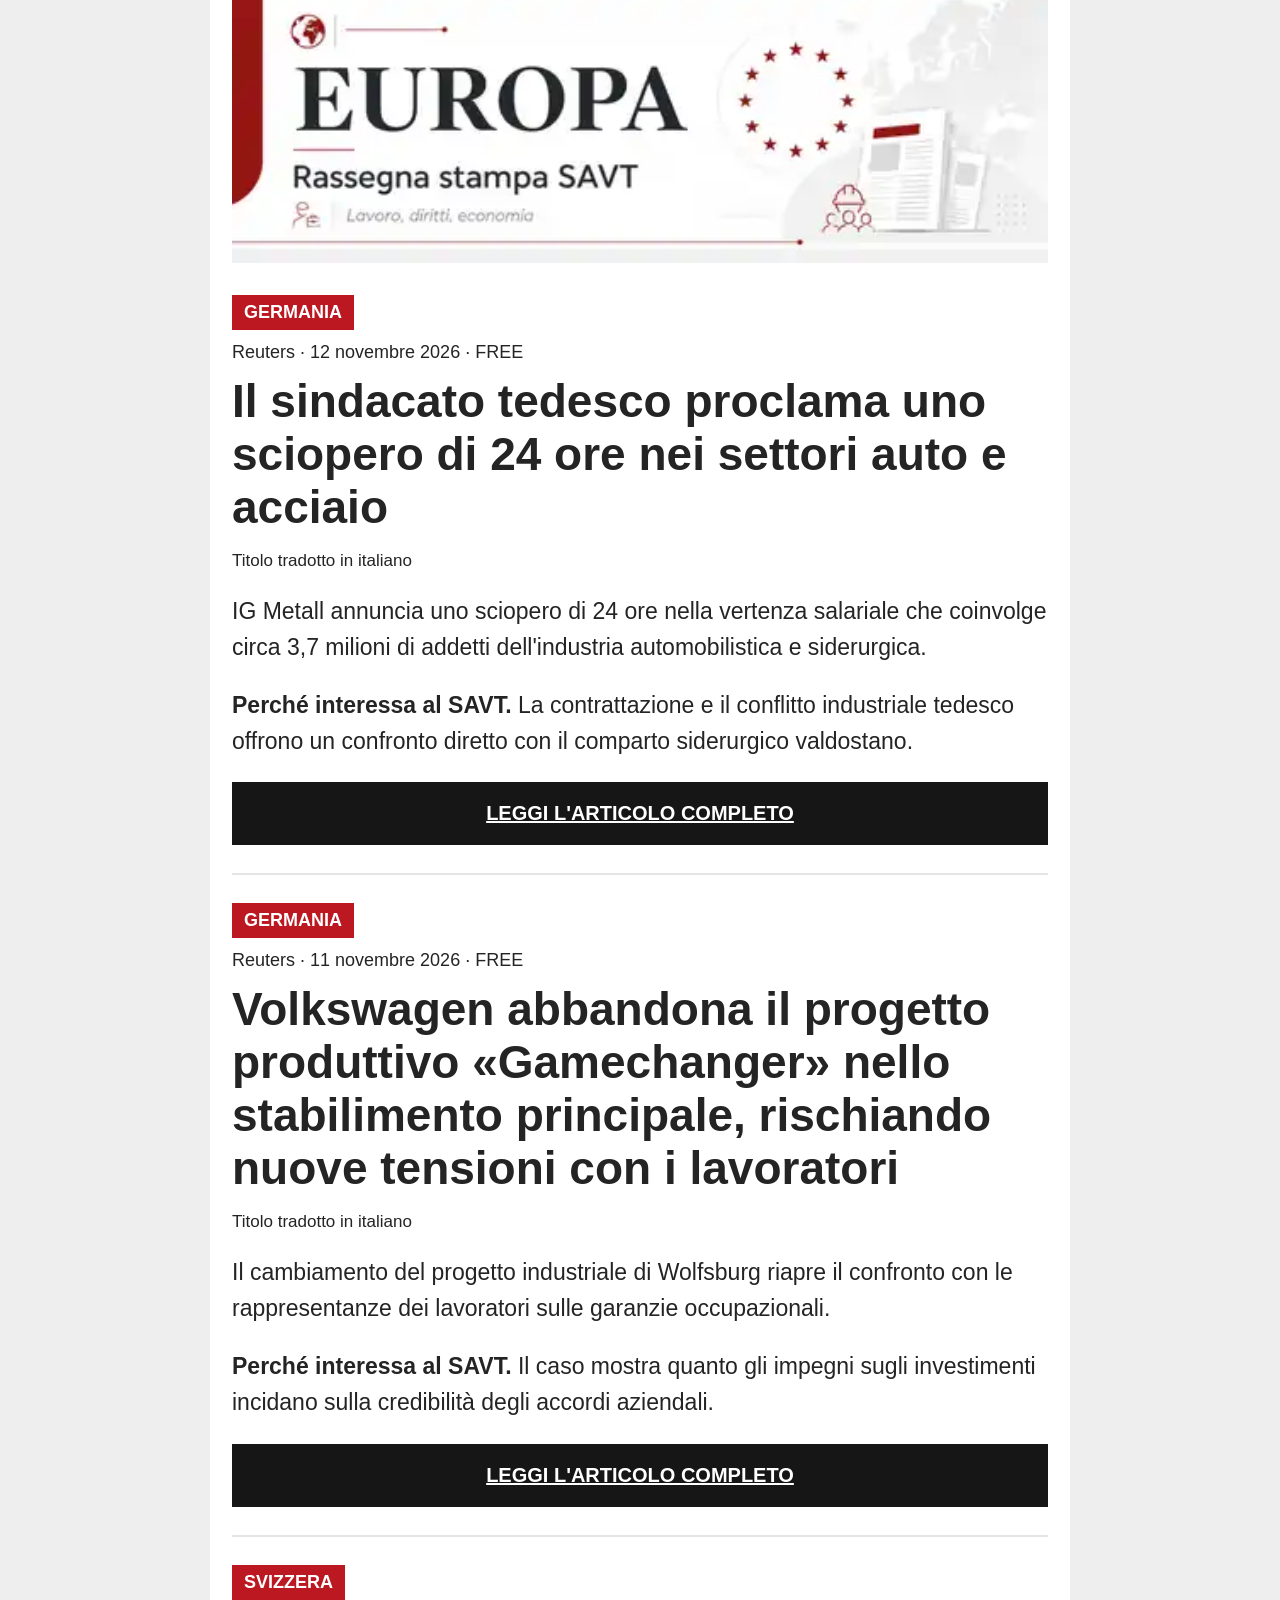
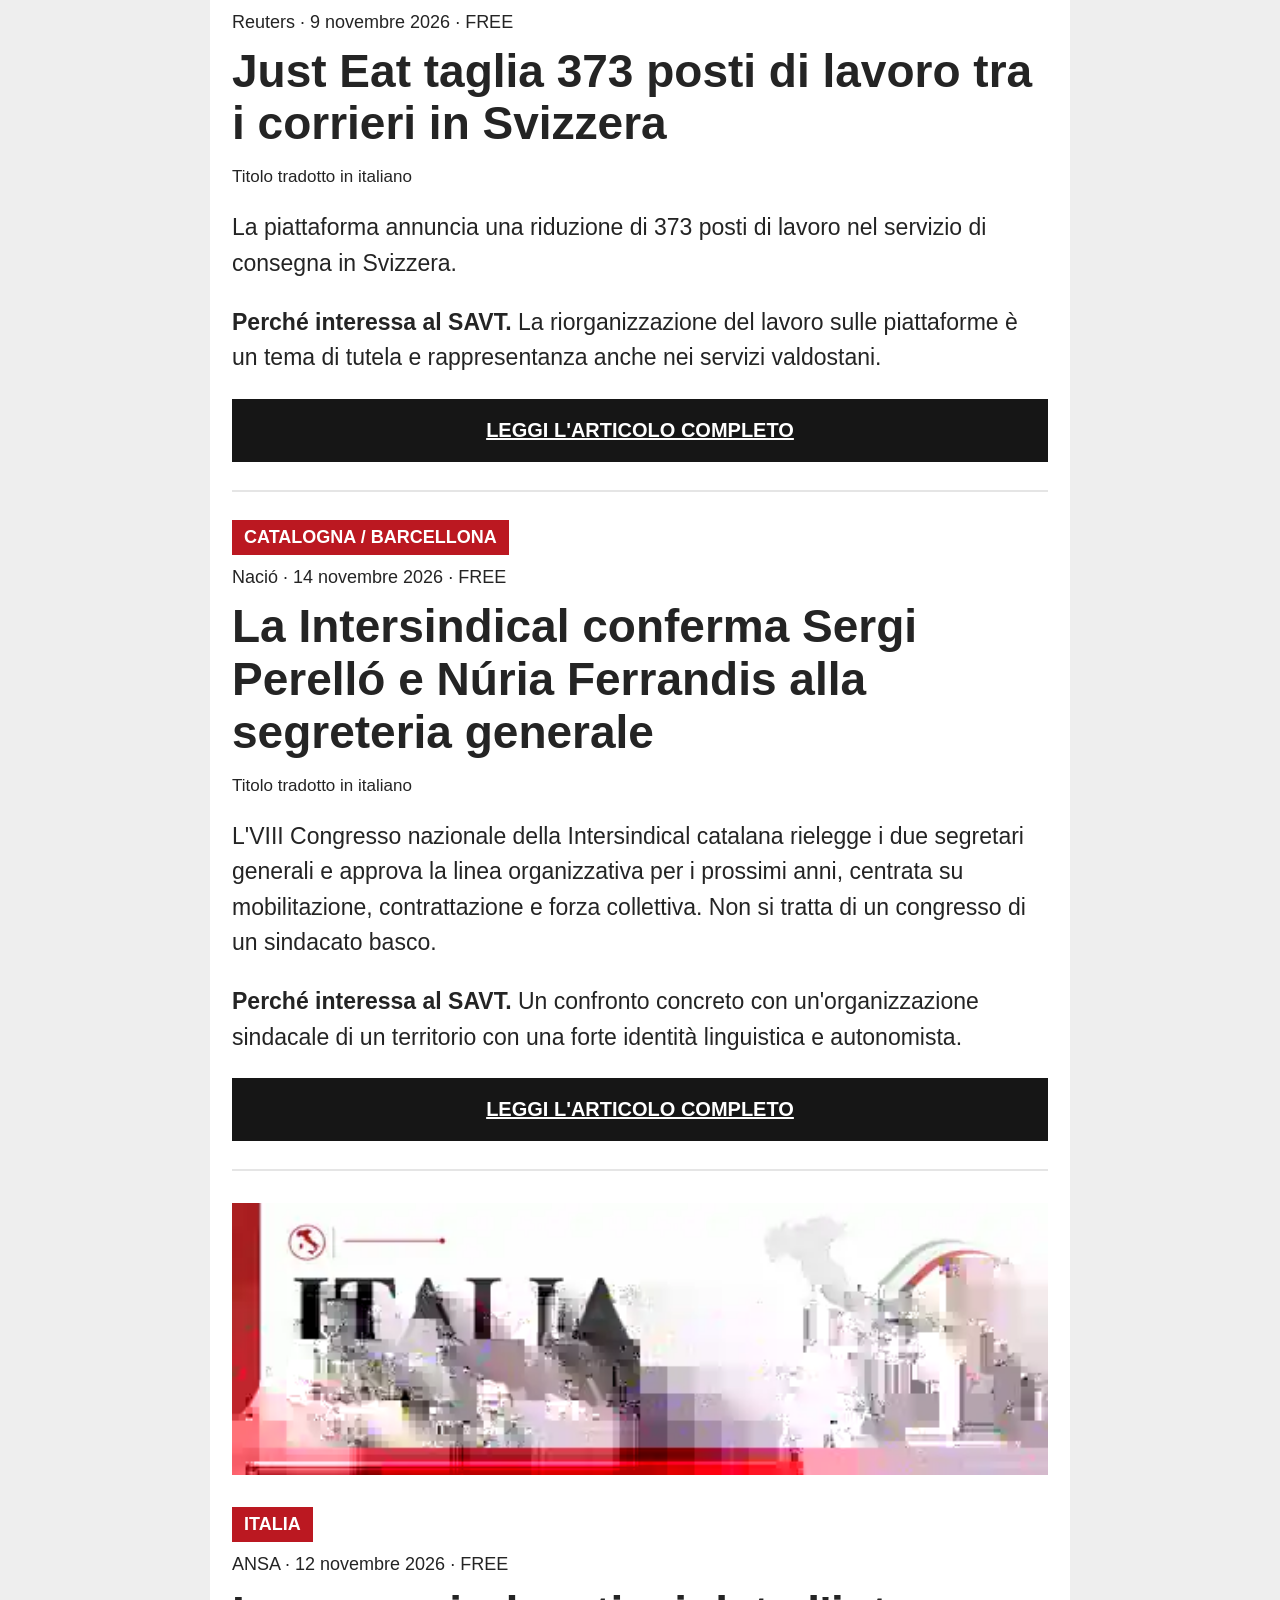
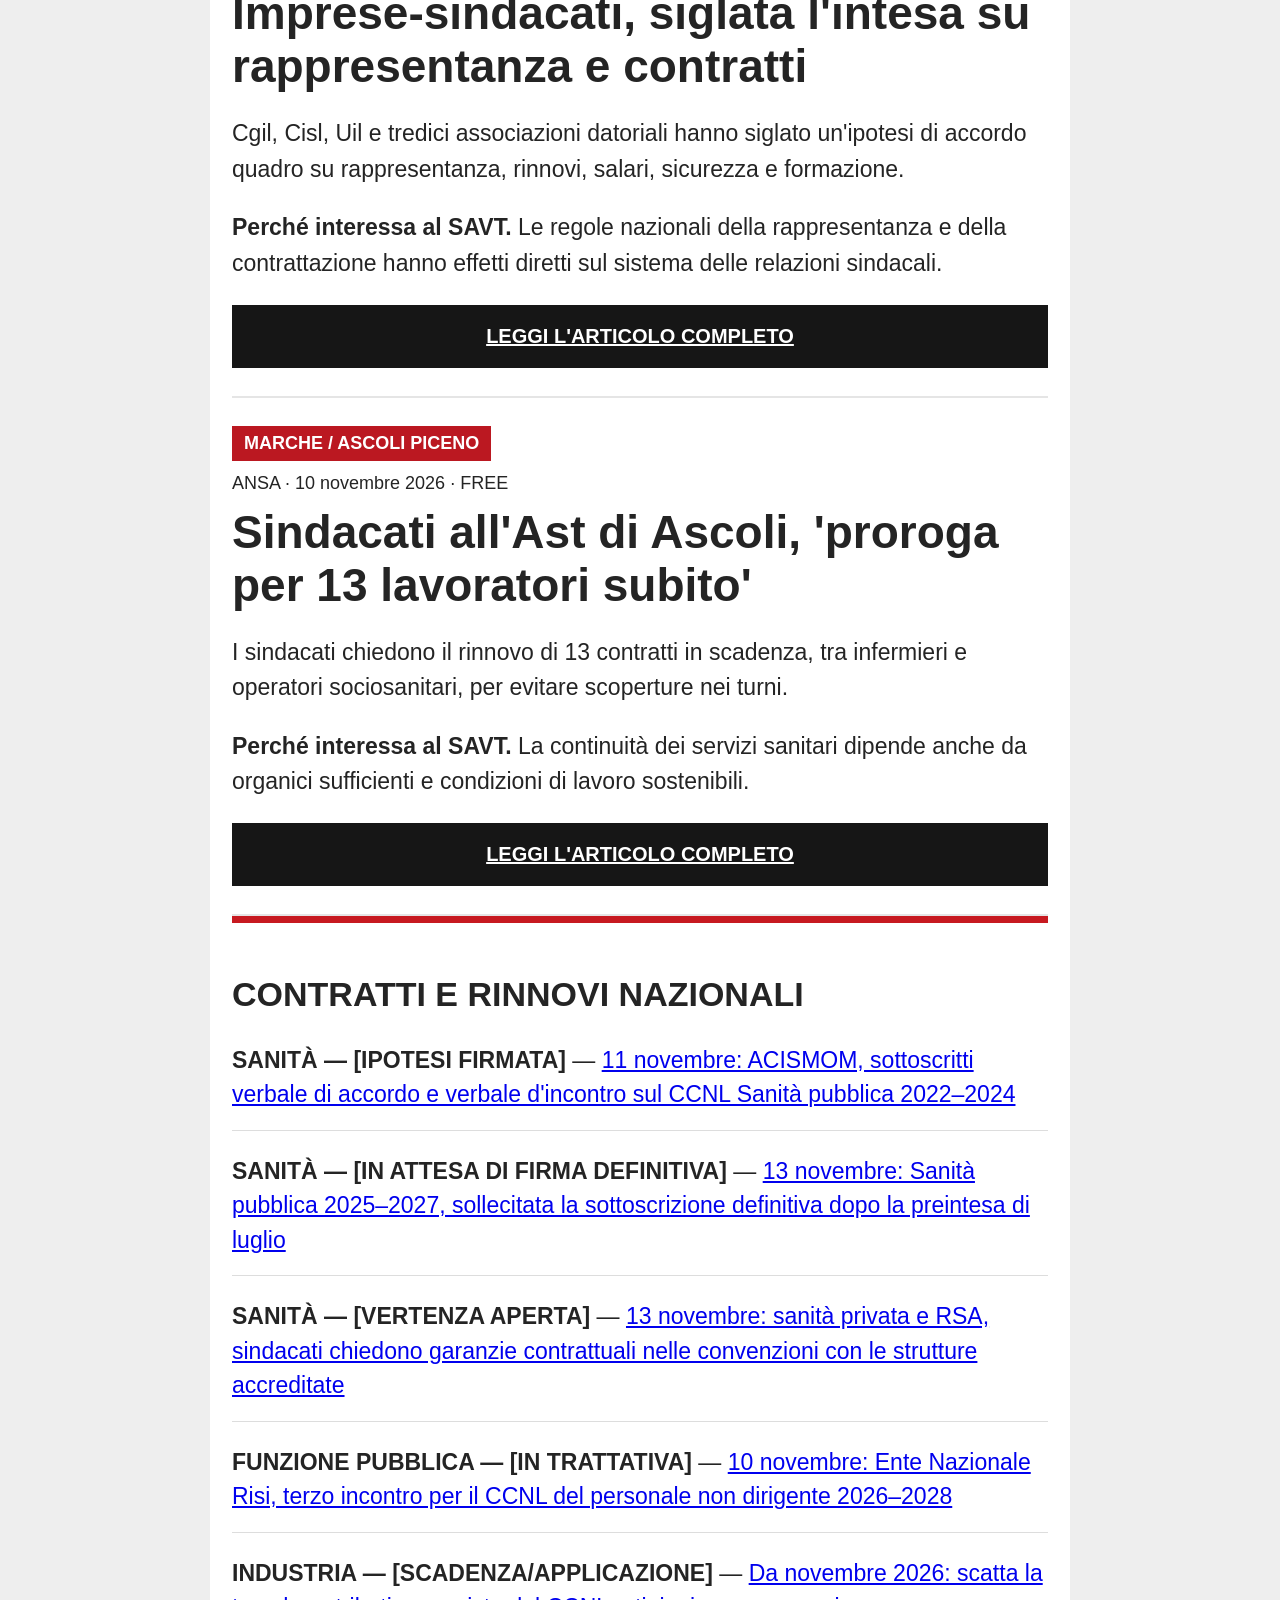
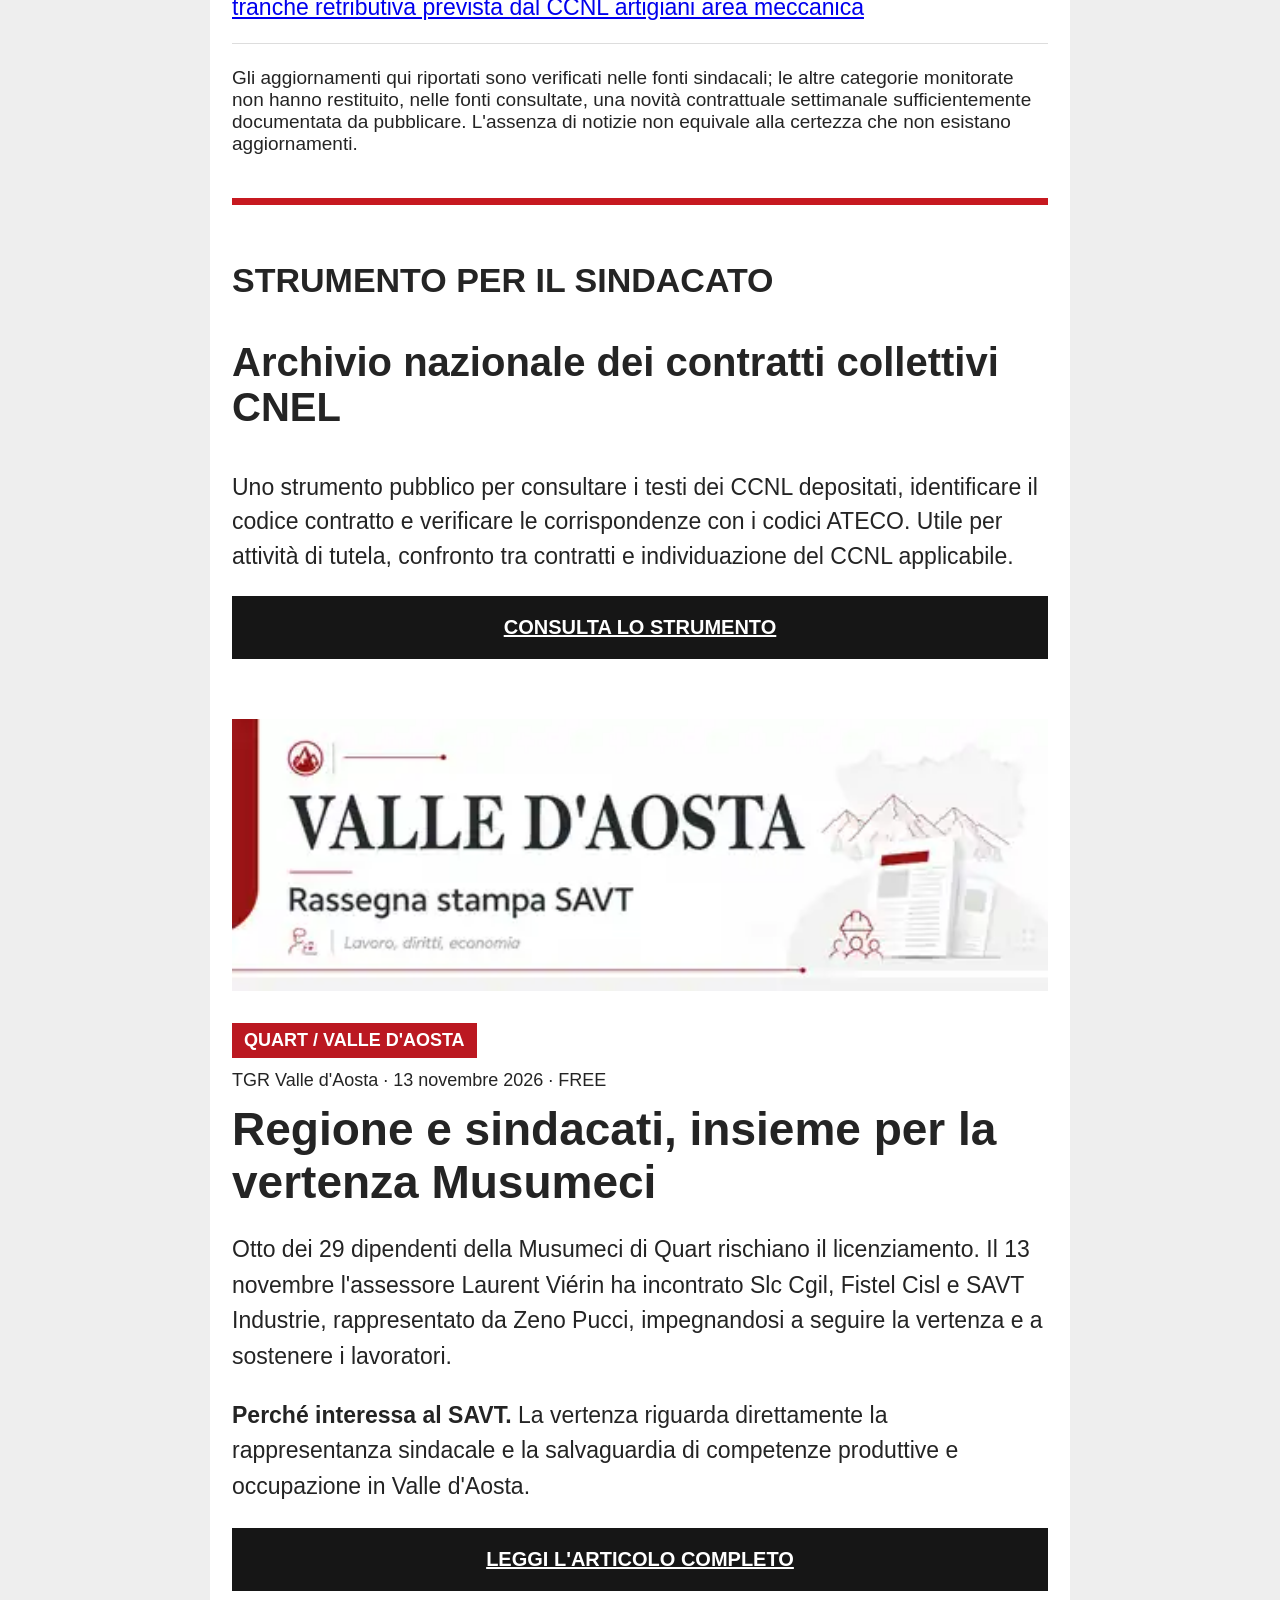
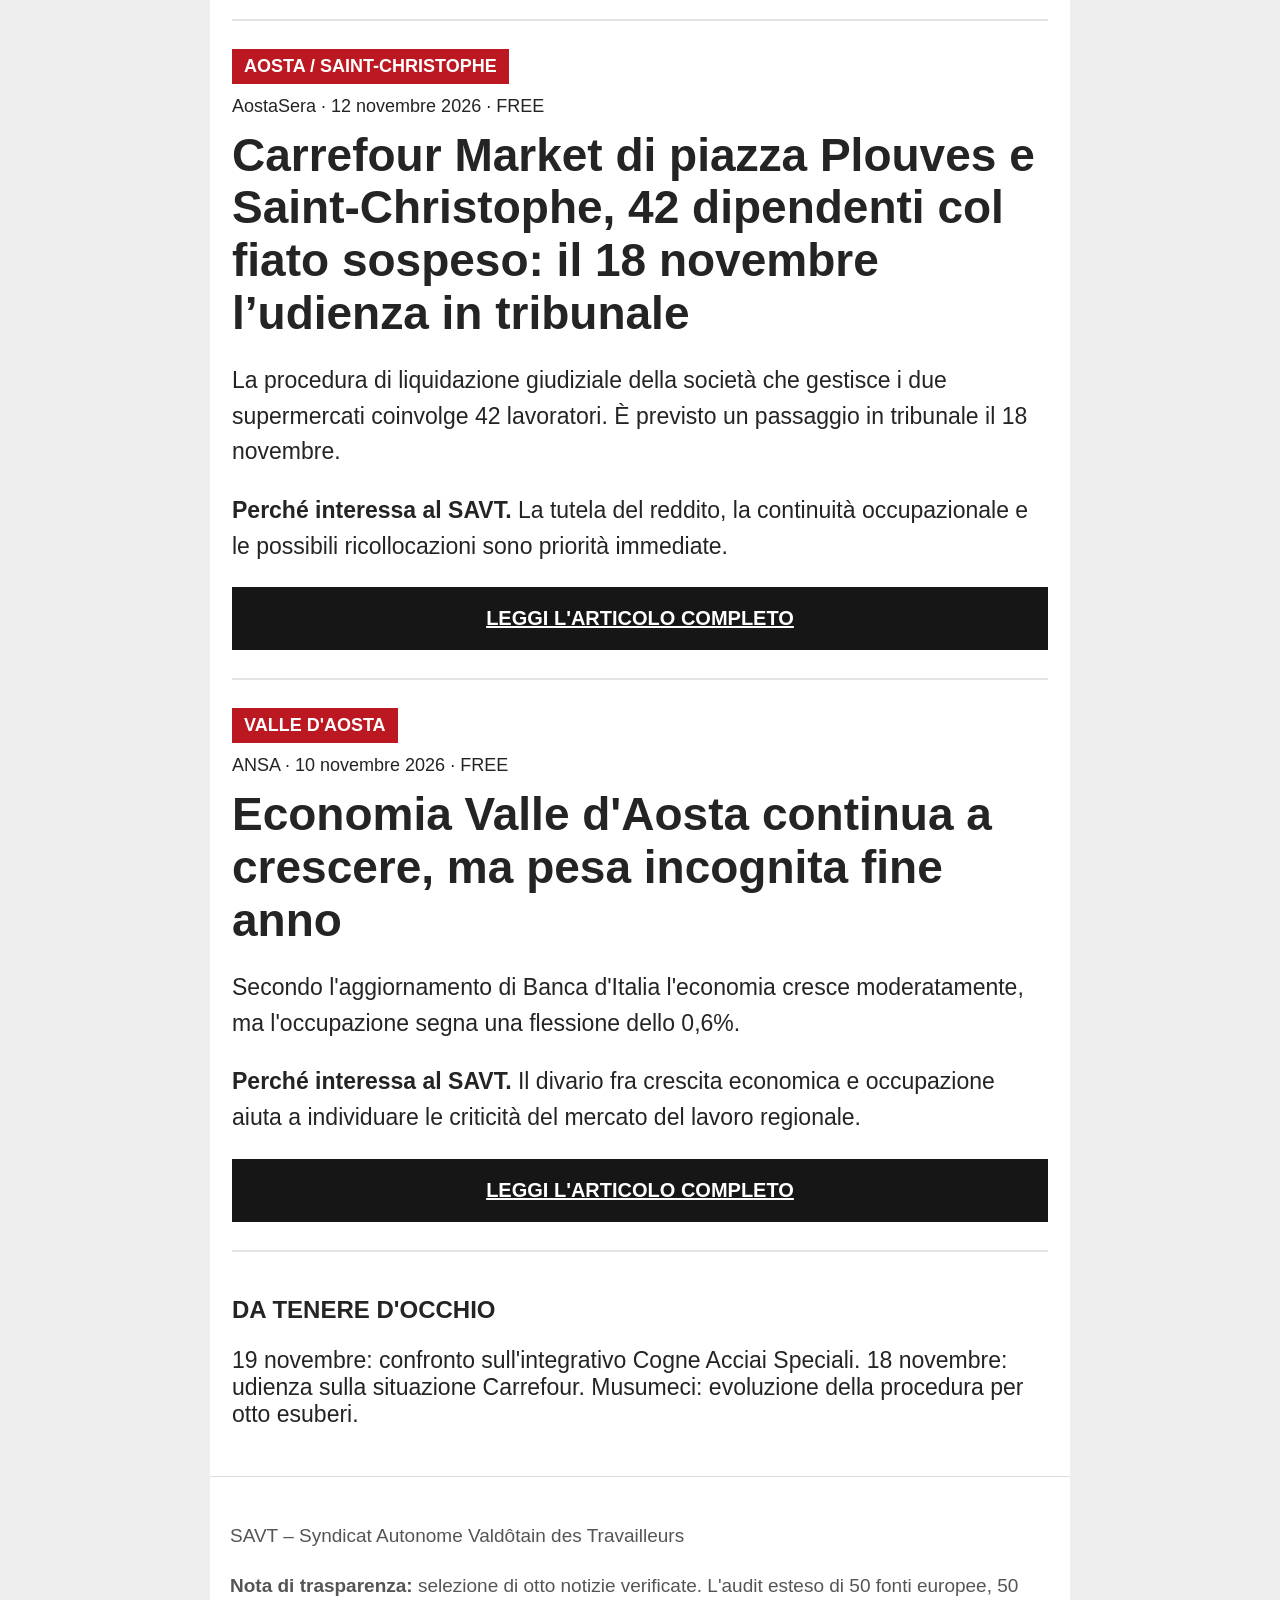
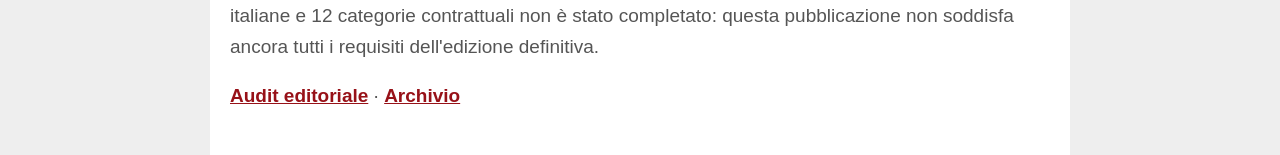
<file: archivio/2026-11-09-15/index.html>
<!doctype html><html lang="it"><head><meta charset="utf-8"><meta name="viewport" content="width=device-width,initial-scale=1"><title>Rassegna stampa SAVT — 9–15 novembre 2026</title><style>*{box-sizing:border-box}html{scroll-behavior:smooth}body{margin:0;background:#eee;color:#242424;font-family:Arial,Helvetica,sans-serif}.page{max-width:860px;margin:auto;background:#fff}.top{background:#d71920;color:#fff;padding:23px 20px;font-weight:900;font-size:26px}.top small{display:block;font-size:18px;font-weight:500;margin-top:8px}header{padding:27px 20px 20px}.logo{height:92px;max-width:140px;object-fit:contain;display:block;margin-bottom:18px}.kicker{font-size:19px;color:#971118;font-weight:900;letter-spacing:.05em}h1{font-size:49px;line-height:1.12;margin:14px 0}.week{font-size:27px;font-weight:900;margin:16px 0}header p{font-size:23px;line-height:1.58}nav{padding:16px;display:flex;gap:12px;overflow-x:auto;white-space:nowrap;border-block:1px solid #eee}nav a{padding:13px 17px;border:1px solid #e8b9bc;border-radius:30px;color:#971118;font-size:20px;font-weight:800;text-decoration:none}main{padding:18px 18px 34px}.highlight{background:#fff6f6;border:1px solid #f0d3d5;border-radius:18px;padding:21px}.highlight h2{font-size:37px;color:#971118;margin:6px 0}.pick{display:block;padding:25px 0;border-bottom:2px solid #e8d4d5;color:#222;text-decoration:none}.pick:last-child{border:0}.pick strong{display:block;font-size:40px;line-height:1.2}.territory{display:inline-block;background:#971118;color:#fff;border-radius:7px;padding:10px 13px;font-size:19px;font-weight:900;letter-spacing:.02em;margin-bottom:13px}.meta{font-size:18px;color:#595959;line-height:1.55;margin-bottom:13px}.badge{display:inline-block;background:#e3f4e9;color:#135b2c;border-radius:22px;padding:6px 11px;font-size:17px;font-weight:900;margin-left:7px}.badge.paywall{background:#fff0dc;color:#7e4200}.banner{position:relative;margin:35px 0 20px;background:#971118;border-radius:15px;overflow:hidden;min-height:150px}.banner img{width:100%;height:150px;object-fit:cover;display:block}.banner:after{content:'';position:absolute;inset:0;background:linear-gradient(90deg,rgba(120,0,6,.84),rgba(215,25,32,.3),transparent)}.banner h2{position:absolute;bottom:15px;left:18px;z-index:2;font-size:40px;color:#fff;margin:0;text-shadow:0 2px 5px #400}.card{border:1px solid #ddd;border-radius:18px;padding:22px;margin-bottom:25px;scroll-margin-top:12px}.card h3{font-size:46px;line-height:1.15;margin:5px 0 19px;overflow-wrap:anywhere}.card p{font-size:23px;line-height:1.66;color:#303030;margin:0 0 19px}.translation{font-size:19px;font-weight:800;color:#971118;margin-bottom:15px}.why{border-top:2px solid #eee;padding-top:17px;font-size:23px;line-height:1.63}.why strong{color:#971118}.cta{display:block;width:100%;text-align:center;background:#971118;color:#fff;text-decoration:none;border-radius:12px;padding:20px 13px;font-size:21px;font-weight:900;margin-top:21px}.contracts{border-top:8px solid #d71920;margin:42px 0 26px;padding-top:23px}.contracts h2{font-size:36px;line-height:1.2}.contracts ul{list-style:none;padding:0}.contracts li{padding:20px 0;border-bottom:2px solid #ddd}.contracts a{font-size:24px;font-weight:800;line-height:1.58;color:#222;text-decoration:underline;text-decoration-color:#d71920}.tool{background:#fffaf0;border:1px solid #eadfc5;border-top:6px solid #d71920;border-radius:14px;padding:21px;margin:35px 0 20px}.tool h2{font-size:35px;margin:0 0 15px}.tool h3{font-size:38px;line-height:1.2;margin:5px 0 14px}.tool p{font-size:23px;line-height:1.63}.watch{background:#f5f5f5;border-top:5px solid #d71920;border-radius:14px;padding:21px;margin-top:36px}.watch h2{font-size:36px}.watch li{font-size:23px;line-height:1.65;margin:14px 0}footer{border-top:1px solid #ddd;padding:25px 20px;color:#555;font-size:19px;line-height:1.6}@media(max-width:600px){h1{font-size:46px}.pick strong{font-size:40px}.card h3{font-size:46px}.top{font-size:25px}.banner h2{font-size:39px}.card{padding:19px}.highlight{padding:18px}main{padding:13px}}.contracts p{font-size:23px;line-height:1.6}footer a{color:#971118;font-weight:800}.pick strong,.highlight h2,.contracts h2,.banner h2,.watch h2{overflow-wrap:anywhere}.why p{margin-bottom:0}.pick:focus-visible,.cta:focus-visible,.contracts a:focus-visible,footer a:focus-visible{outline:3px solid #1e53a1;outline-offset:4px}article{scroll-margin-top:15px}a{overflow-wrap:anywhere}@media(max-width:600px){main{padding:0 18px}h1{font-size:44px}p{line-height:1.5}}</style></head><body><div class="page"><div class="top">RASSEGNA STAMPA SAVT <small>9–15 novembre 2026</small></div><header><img class="logo" src="[data-uri]" alt="Logo SAVT"><h1>Il lavoro, la Valle d'Aosta, l'Europa</h1><p class="week">Settimana 9–15 novembre 2026</p><p>Una selezione di notizie sul lavoro, sulle vertenze e sulle trasformazioni economiche utili alla comunità valdostana.</p></header><main style="padding:0 22px"><section class="highlight"><h2 style="font-size:34px">LE 3 DA LEGGERE</h2><a href="#top-europa" style="display:block;color:inherit;text-decoration:none;border-bottom:1px solid #ddd;padding:22px 0"><span style="display:inline-block;background:#bb1821;color:white;padding:7px 12px;font-size:18px;font-weight:800;margin-bottom:12px">GERMANIA</span><p style="font-size:18px">Reuters · 12 novembre · FREE</p><h3 style="font-size:clamp(30px,5vw,40px);line-height:1.2">Il sindacato tedesco proclama uno sciopero di 24 ore nei settori auto e acciaio</h3></a><a href="#top-italia" style="display:block;color:inherit;text-decoration:none;border-bottom:1px solid #ddd;padding:22px 0"><span style="display:inline-block;background:#bb1821;color:white;padding:7px 12px;font-size:18px;font-weight:800;margin-bottom:12px">ITALIA</span><p style="font-size:18px">ANSA · 12 novembre · FREE</p><h3 style="font-size:clamp(30px,5vw,40px);line-height:1.2">Imprese-sindacati, siglata l'intesa su rappresentanza e contratti</h3></a><a href="#top-vda" style="display:block;color:inherit;text-decoration:none;border-bottom:1px solid #ddd;padding:22px 0"><span style="display:inline-block;background:#bb1821;color:white;padding:7px 12px;font-size:18px;font-weight:800;margin-bottom:12px">QUART / VALLE D'AOSTA</span><p style="font-size:18px">TGR Valle d'Aosta · 13 novembre · FREE</p><h3 style="font-size:clamp(30px,5vw,40px);line-height:1.2">Regione e sindacati, insieme per la vertenza Musumeci</h3></a></section><section id="europa"><img style="width:100%;margin-top:32px" src="[data-uri]" alt="EUROPA"><article id="top-europa" style="padding:28px 0;border-bottom:2px solid #e5e5e5"><span style="display:inline-block;background:#bb1821;color:white;padding:7px 12px;font-size:18px;font-weight:800;margin-bottom:12px">GERMANIA</span><p style="font-size:18px;margin:0 0 12px">Reuters · 12 novembre 2026 · FREE</p><h3 style="font-size:clamp(34px,5vw,46px);line-height:1.15;margin:0 0 12px">Il sindacato tedesco proclama uno sciopero di 24 ore nei settori auto e acciaio</h3><p style="font-size:17px">Titolo tradotto in italiano</p><p style="font-size:23px;line-height:1.55">IG Metall annuncia uno sciopero di 24 ore nella vertenza salariale che coinvolge circa 3,7 milioni di addetti dell'industria automobilistica e siderurgica.</p><p style="font-size:23px;line-height:1.55"><strong>Perché interessa al SAVT.</strong> La contrattazione e il conflitto industriale tedesco offrono un confronto diretto con il comparto siderurgico valdostano.</p><a style="display:block;text-align:center;background:#161616;color:white;padding:20px 12px;font-size:20px;font-weight:bold" href="https://www.reuters.com/business/world-at-work/german-union-calls-24-hour-strike-auto-steel-sectors-2026-11-12/" target="_blank" rel="noopener">LEGGI L'ARTICOLO COMPLETO</a></article><article  style="padding:28px 0;border-bottom:2px solid #e5e5e5"><span style="display:inline-block;background:#bb1821;color:white;padding:7px 12px;font-size:18px;font-weight:800;margin-bottom:12px">GERMANIA</span><p style="font-size:18px;margin:0 0 12px">Reuters · 11 novembre 2026 · FREE</p><h3 style="font-size:clamp(34px,5vw,46px);line-height:1.15;margin:0 0 12px">Volkswagen abbandona il progetto produttivo «Gamechanger» nello stabilimento principale, rischiando nuove tensioni con i lavoratori</h3><p style="font-size:17px">Titolo tradotto in italiano</p><p style="font-size:23px;line-height:1.55">Il cambiamento del progetto industriale di Wolfsburg riapre il confronto con le rappresentanze dei lavoratori sulle garanzie occupazionali.</p><p style="font-size:23px;line-height:1.55"><strong>Perché interessa al SAVT.</strong> Il caso mostra quanto gli impegni sugli investimenti incidano sulla credibilità degli accordi aziendali.</p><a style="display:block;text-align:center;background:#161616;color:white;padding:20px 12px;font-size:20px;font-weight:bold" href="https://www.reuters.com/business/world-at-work/vw-drops-gamechanger-production-main-plant-risking-escalation-with-workers-2026-11-11/" target="_blank" rel="noopener">LEGGI L'ARTICOLO COMPLETO</a></article><article  style="padding:28px 0;border-bottom:2px solid #e5e5e5"><span style="display:inline-block;background:#bb1821;color:white;padding:7px 12px;font-size:18px;font-weight:800;margin-bottom:12px">SVIZZERA</span><p style="font-size:18px;margin:0 0 12px">Reuters · 9 novembre 2026 · FREE</p><h3 style="font-size:clamp(34px,5vw,46px);line-height:1.15;margin:0 0 12px">Just Eat taglia 373 posti di lavoro tra i corrieri in Svizzera</h3><p style="font-size:17px">Titolo tradotto in italiano</p><p style="font-size:23px;line-height:1.55">La piattaforma annuncia una riduzione di 373 posti di lavoro nel servizio di consegna in Svizzera.</p><p style="font-size:23px;line-height:1.55"><strong>Perché interessa al SAVT.</strong> La riorganizzazione del lavoro sulle piattaforme è un tema di tutela e rappresentanza anche nei servizi valdostani.</p><a style="display:block;text-align:center;background:#161616;color:white;padding:20px 12px;font-size:20px;font-weight:bold" href="https://www.reuters.com/business/just-eat-switzerland-cuts-373-courier-jobs-switzerland-2026-11-09/" target="_blank" rel="noopener">LEGGI L'ARTICOLO COMPLETO</a></article><article style="padding:28px 0;border-bottom:2px solid #e5e5e5"><span style="display:inline-block;background:#bb1821;color:white;padding:7px 12px;font-size:18px;font-weight:800;margin-bottom:12px">CATALOGNA / BARCELLONA</span><p style="font-size:18px;margin:0 0 12px">Nació · 14 novembre 2026 · FREE</p><h3 style="font-size:clamp(34px,5vw,46px);line-height:1.15;margin:0 0 12px">La Intersindical conferma Sergi Perelló e Núria Ferrandis alla segreteria generale</h3><p style="font-size:17px">Titolo tradotto in italiano</p><p style="font-size:23px;line-height:1.55">L'VIII Congresso nazionale della Intersindical catalana rielegge i due segretari generali e approva la linea organizzativa per i prossimi anni, centrata su mobilitazione, contrattazione e forza collettiva. Non si tratta di un congresso di un sindacato basco.</p><p style="font-size:23px;line-height:1.55"><strong>Perché interessa al SAVT.</strong> Un confronto concreto con un'organizzazione sindacale di un territorio con una forte identità linguistica e autonomista.</p><a style="display:block;text-align:center;background:#161616;color:white;padding:20px 12px;font-size:20px;font-weight:bold" href="https://naciodigital.cat/economia/la-intersindical-reelegeix-sergi-perello-i-nuria-ferrandis-com-a-secretaris-generals.html" target="_blank" rel="noopener">LEGGI L'ARTICOLO COMPLETO</a></article></section><section id="italia"><img style="width:100%;margin-top:32px" src="[data-uri]" alt="ITALIA"><article id="top-italia" style="padding:28px 0;border-bottom:2px solid #e5e5e5"><span style="display:inline-block;background:#bb1821;color:white;padding:7px 12px;font-size:18px;font-weight:800;margin-bottom:12px">ITALIA</span><p style="font-size:18px;margin:0 0 12px">ANSA · 12 novembre 2026 · FREE</p><h3 style="font-size:clamp(34px,5vw,46px);line-height:1.15;margin:0 0 12px">Imprese-sindacati, siglata l'intesa su rappresentanza e contratti</h3><p style="font-size:23px;line-height:1.55">Cgil, Cisl, Uil e tredici associazioni datoriali hanno siglato un'ipotesi di accordo quadro su rappresentanza, rinnovi, salari, sicurezza e formazione.</p><p style="font-size:23px;line-height:1.55"><strong>Perché interessa al SAVT.</strong> Le regole nazionali della rappresentanza e della contrattazione hanno effetti diretti sul sistema delle relazioni sindacali.</p><a style="display:block;text-align:center;background:#161616;color:white;padding:20px 12px;font-size:20px;font-weight:bold" href="https://www.ansa.it/sito/notizie/economia/2026/11/12/imprese-sindacati-siglata-lintesa-su-rappresentanza-e-contratti_393c99df-924d-49cb-9d28-29501660ca00.html" target="_blank" rel="noopener">LEGGI L'ARTICOLO COMPLETO</a></article><article  style="padding:28px 0;border-bottom:2px solid #e5e5e5"><span style="display:inline-block;background:#bb1821;color:white;padding:7px 12px;font-size:18px;font-weight:800;margin-bottom:12px">MARCHE / ASCOLI PICENO</span><p style="font-size:18px;margin:0 0 12px">ANSA · 10 novembre 2026 · FREE</p><h3 style="font-size:clamp(34px,5vw,46px);line-height:1.15;margin:0 0 12px">Sindacati all'Ast di Ascoli, 'proroga per 13 lavoratori subito'</h3><p style="font-size:23px;line-height:1.55">I sindacati chiedono il rinnovo di 13 contratti in scadenza, tra infermieri e operatori sociosanitari, per evitare scoperture nei turni.</p><p style="font-size:23px;line-height:1.55"><strong>Perché interessa al SAVT.</strong> La continuità dei servizi sanitari dipende anche da organici sufficienti e condizioni di lavoro sostenibili.</p><a style="display:block;text-align:center;background:#161616;color:white;padding:20px 12px;font-size:20px;font-weight:bold" href="https://videoembed.ansa.it/marche/notizie/2026/11/10/sindacati-allast-di-ascoli-proroga-per-13-lavoratori-subito_8aec82ed-c0a7-43b4-a84f-2cdddc75d9b1.html" target="_blank" rel="noopener">LEGGI L'ARTICOLO COMPLETO</a></article></section><section id="contratti" style="border-top:7px solid #c71920;padding:24px 0"><h2 style="font-size:34px">CONTRATTI E RINNOVI NAZIONALI</h2><p style="font-size:23px;line-height:1.5;border-bottom:1px solid #ddd;padding-bottom:18px"><strong>SANITÀ — [IPOTESI FIRMATA]</strong> — <a href="https://www.fpcgil.it/2026/11/11/acismom-sottoscritti-il-verbale-di-accordo-e-di-incontro-sul-ccnl-sanita-pubblica-2022-2024/" target="_blank" rel="noopener">11 novembre: ACISMOM, sottoscritti verbale di accordo e verbale d'incontro sul CCNL Sanità pubblica 2022–2024</a></p><p style="font-size:23px;line-height:1.5;border-bottom:1px solid #ddd;padding-bottom:18px"><strong>SANITÀ — [IN ATTESA DI FIRMA DEFINITIVA]</strong> — <a href="https://www.fpcgil.it/2026/11/13/p-a-sanita-fp-cgil-ccnl-perche-tarda-sottoscrizione-definitiva/" target="_blank" rel="noopener">13 novembre: Sanità pubblica 2025–2027, sollecitata la sottoscrizione definitiva dopo la preintesa di luglio</a></p><p style="font-size:23px;line-height:1.5;border-bottom:1px solid #ddd;padding-bottom:18px"><strong>SANITÀ — [VERTENZA APERTA]</strong> — <a href="https://www.fpcgil.it/2026/11/13/sanita-privata-fp-cgil-cisl-fp-uil-fp-no-al-rinnovo-automatico-degli-accordi-con-le-strutture-accreditate-senza-garanzie-sui-contratti-il-parlamento-ritiri-lemendamento/" target="_blank" rel="noopener">13 novembre: sanità privata e RSA, sindacati chiedono garanzie contrattuali nelle convenzioni con le strutture accreditate</a></p><p style="font-size:23px;line-height:1.5;border-bottom:1px solid #ddd;padding-bottom:18px"><strong>FUNZIONE PUBBLICA — [IN TRATTATIVA]</strong> — <a href="https://www.fpcgil.it/2026/11/10/contratti-resoconto-terzo-incontro-della-trattativa-del-ccnl-ente-nazionale-risi-per-il-personale-non-dirigente-2026-2028/" target="_blank" rel="noopener">10 novembre: Ente Nazionale Risi, terzo incontro per il CCNL del personale non dirigente 2026–2028</a></p><p style="font-size:23px;line-height:1.5;border-bottom:1px solid #ddd;padding-bottom:18px"><strong>INDUSTRIA — [SCADENZA/APPLICAZIONE]</strong> — <a href="https://www.fiom-cgil.it/net/attachments/article/11564/Artigiani-volantino-1.pdf" target="_blank" rel="noopener">Da novembre 2026: scatta la tranche retributiva prevista dal CCNL artigiani area meccanica</a></p><p style="font-size:19px">Gli aggiornamenti qui riportati sono verificati nelle fonti sindacali; le altre categorie monitorate non hanno restituito, nelle fonti consultate, una novità contrattuale settimanale sufficientemente documentata da pubblicare. L'assenza di notizie non equivale alla certezza che non esistano aggiornamenti.</p></section><section style="padding:28px 0;border-top:7px solid #c71920"><h2 style="font-size:34px">STRUMENTO PER IL SINDACATO</h2><h3 style="font-size:clamp(30px,5vw,40px)">Archivio nazionale dei contratti collettivi CNEL</h3><p style="font-size:23px;line-height:1.5">Uno strumento pubblico per consultare i testi dei CCNL depositati, identificare il codice contratto e verificare le corrispondenze con i codici ATECO. Utile per attività di tutela, confronto tra contratti e individuazione del CCNL applicabile.</p><a style="display:block;text-align:center;background:#161616;color:#fff;padding:20px;font-size:20px;font-weight:bold" href="https://www.cnel.it/archivio-contratti/" target="_blank" rel="noopener">CONSULTA LO STRUMENTO</a></section><section id="vda"><img style="width:100%;margin-top:32px" src="[data-uri]" alt="VALLE D'AOSTA"><article id="top-vda" style="padding:28px 0;border-bottom:2px solid #e5e5e5"><span style="display:inline-block;background:#bb1821;color:white;padding:7px 12px;font-size:18px;font-weight:800;margin-bottom:12px">QUART / VALLE D'AOSTA</span><p style="font-size:18px;margin:0 0 12px">TGR Valle d'Aosta · 13 novembre 2026 · FREE</p><h3 style="font-size:clamp(34px,5vw,46px);line-height:1.15;margin:0 0 12px">Regione e sindacati, insieme per la vertenza Musumeci</h3><p style="font-size:23px;line-height:1.55">Otto dei 29 dipendenti della Musumeci di Quart rischiano il licenziamento. Il 13 novembre l'assessore Laurent Viérin ha incontrato Slc Cgil, Fistel Cisl e SAVT Industrie, rappresentato da Zeno Pucci, impegnandosi a seguire la vertenza e a sostenere i lavoratori.</p><p style="font-size:23px;line-height:1.55"><strong>Perché interessa al SAVT.</strong> La vertenza riguarda direttamente la rappresentanza sindacale e la salvaguardia di competenze produttive e occupazione in Valle d'Aosta.</p><a style="display:block;text-align:center;background:#161616;color:white;padding:20px 12px;font-size:20px;font-weight:bold" href="https://www.rainews.it/tgr/vda/video/2026/11/musumeci-regione-licenziamenti-sindacati-vierin-5d9a7c66-9491-4778-b5eb-9b41a5dd70f0.html" target="_blank" rel="noopener">LEGGI L'ARTICOLO COMPLETO</a></article><article  style="padding:28px 0;border-bottom:2px solid #e5e5e5"><span style="display:inline-block;background:#bb1821;color:white;padding:7px 12px;font-size:18px;font-weight:800;margin-bottom:12px">AOSTA / SAINT-CHRISTOPHE</span><p style="font-size:18px;margin:0 0 12px">AostaSera · 12 novembre 2026 · FREE</p><h3 style="font-size:clamp(34px,5vw,46px);line-height:1.15;margin:0 0 12px">Carrefour Market di piazza Plouves e Saint-Christophe, 42 dipendenti col fiato sospeso: il 18 novembre l’udienza in tribunale</h3><p style="font-size:23px;line-height:1.55">La procedura di liquidazione giudiziale della società che gestisce i due supermercati coinvolge 42 lavoratori. È previsto un passaggio in tribunale il 18 novembre.</p><p style="font-size:23px;line-height:1.55"><strong>Perché interessa al SAVT.</strong> La tutela del reddito, la continuità occupazionale e le possibili ricollocazioni sono priorità immediate.</p><a style="display:block;text-align:center;background:#161616;color:white;padding:20px 12px;font-size:20px;font-weight:bold" href="https://aostasera.it/notizie/lavoro/scaffali-vuoti-e-forniture-bloccate-i-carrefour-market-di-aosta-e-saint-christophe-verso-la-chiusura/" target="_blank" rel="noopener">LEGGI L'ARTICOLO COMPLETO</a></article><article  style="padding:28px 0;border-bottom:2px solid #e5e5e5"><span style="display:inline-block;background:#bb1821;color:white;padding:7px 12px;font-size:18px;font-weight:800;margin-bottom:12px">VALLE D'AOSTA</span><p style="font-size:18px;margin:0 0 12px">ANSA · 10 novembre 2026 · FREE</p><h3 style="font-size:clamp(34px,5vw,46px);line-height:1.15;margin:0 0 12px">Economia Valle d'Aosta continua a crescere, ma pesa incognita fine anno</h3><p style="font-size:23px;line-height:1.55">Secondo l'aggiornamento di Banca d'Italia l'economia cresce moderatamente, ma l'occupazione segna una flessione dello 0,6%.</p><p style="font-size:23px;line-height:1.55"><strong>Perché interessa al SAVT.</strong> Il divario fra crescita economica e occupazione aiuta a individuare le criticità del mercato del lavoro regionale.</p><a style="display:block;text-align:center;background:#161616;color:white;padding:20px 12px;font-size:20px;font-weight:bold" href="https://www.ansa.it/valledaosta/notizie/2026/11/10/economia-valle-daosta-continua-a-crescere-ma-pesa-incognita-fine-anno_c40789be-87ea-4e79-9900-d29e26530c3c.html" target="_blank" rel="noopener">LEGGI L'ARTICOLO COMPLETO</a></article></section><section style="padding:25px 0"><h2>DA TENERE D'OCCHIO</h2><p style="font-size:23px">19 novembre: confronto sull'integrativo Cogne Acciai Speciali. 18 novembre: udienza sulla situazione Carrefour. Musumeci: evoluzione della procedura per otto esuberi.</p></section></main><footer><p>SAVT – Syndicat Autonome Valdôtain des Travailleurs</p><p><strong>Nota di trasparenza:</strong> selezione di otto notizie verificate. L'audit esteso di 50 fonti europee, 50 italiane e 12 categorie contrattuali non è stato completato: questa pubblicazione non soddisfa ancora tutti i requisiti dell'edizione definitiva.</p><p><a href="https://github.com/savtcommunication-bit/rassegna-stampa-savt/blob/main/audit/2026-11-09-15.md">Audit editoriale</a> · <a href="/rassegna-stampa-savt/archivio/">Archivio</a></p></footer></div></body></html>
</file>
